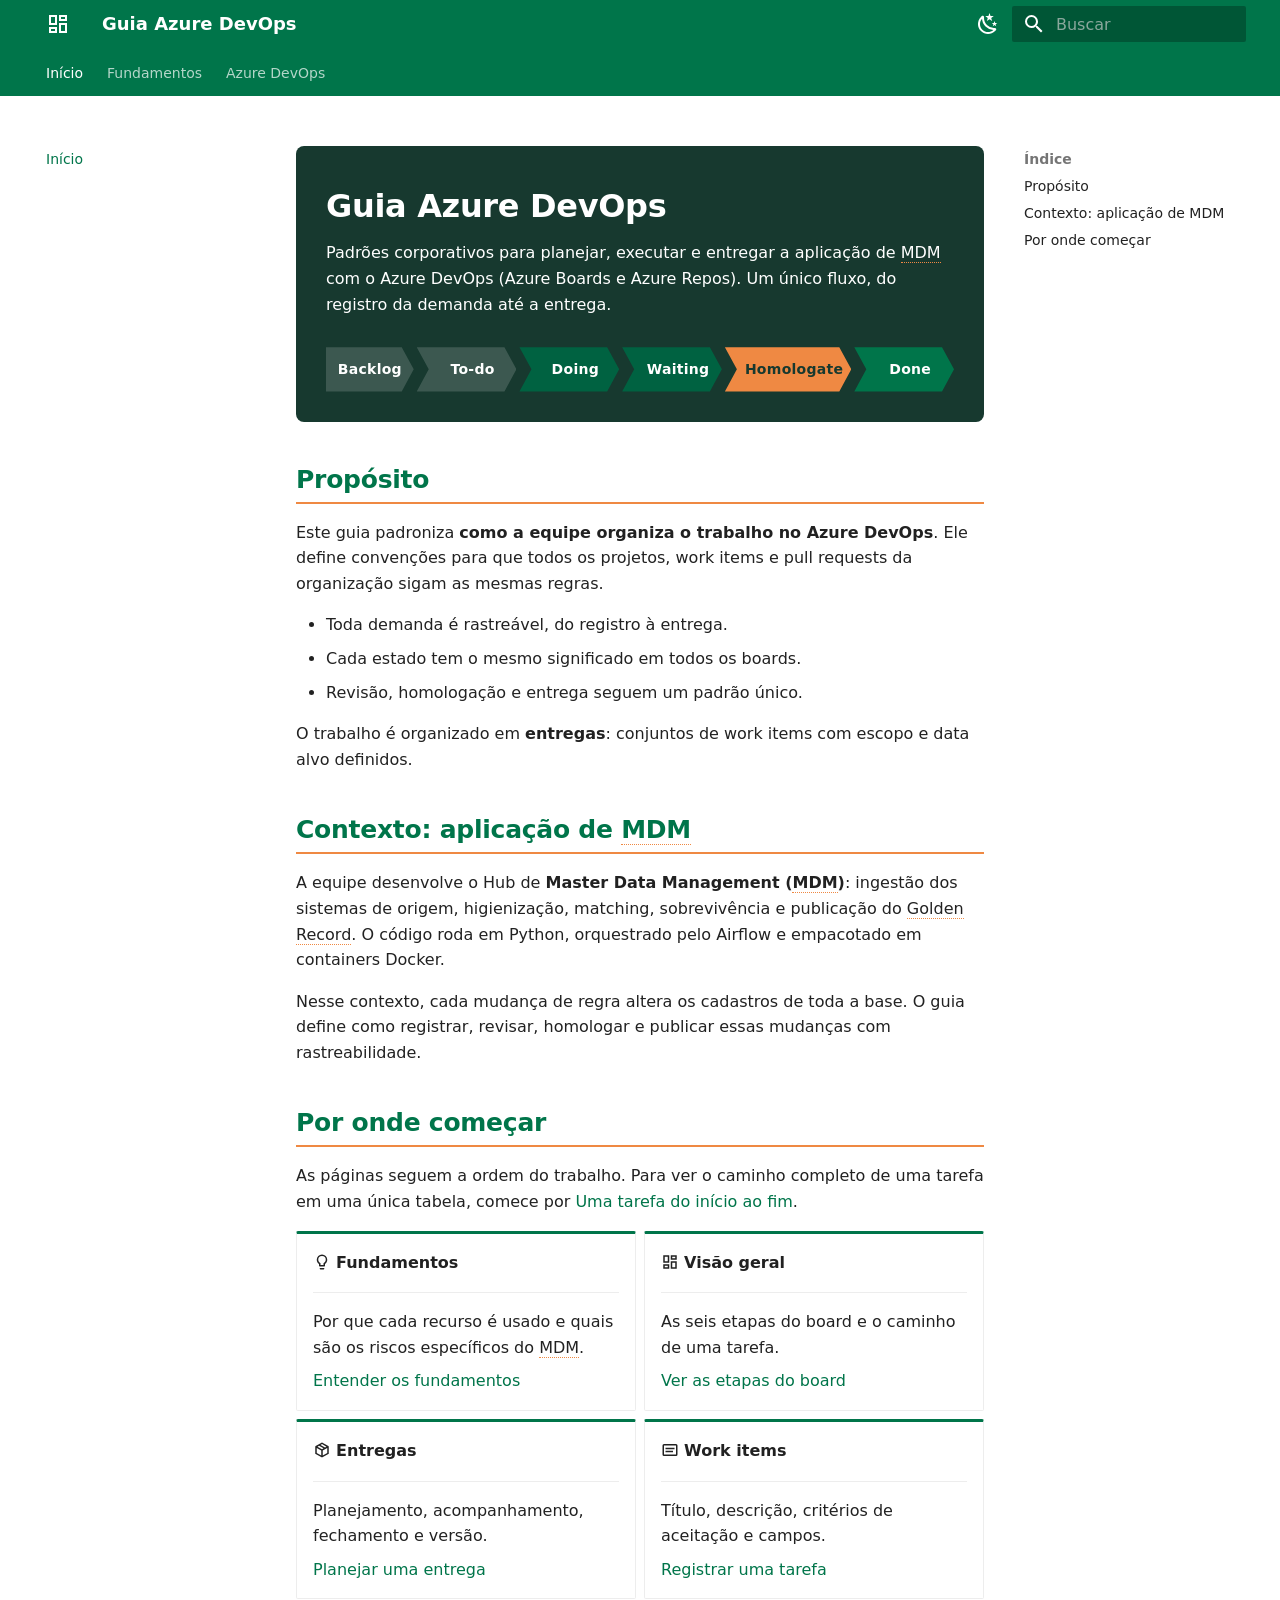
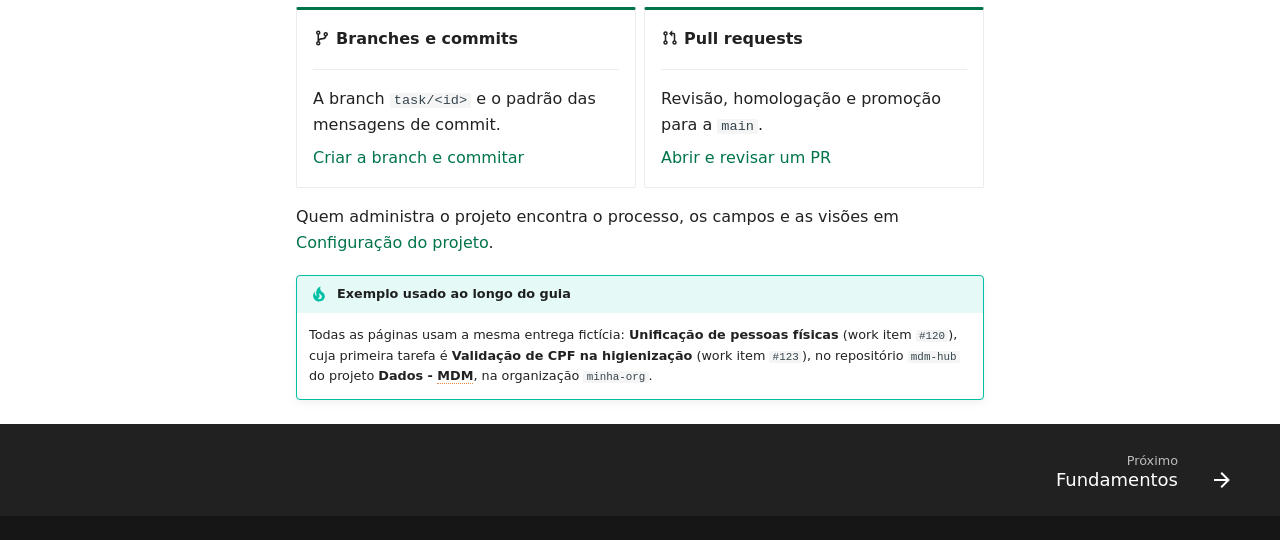
<file: index.html>
<!doctype html>
<html lang="pt" class="no-js">
  <head>
    
      <meta charset="utf-8">
      <meta name="viewport" content="width=device-width,initial-scale=1">
      
        <meta name="description" content="Padrões corporativos para planejar, executar e entregar a aplicação de MDM com Azure DevOps.">
      
      
      
      
      
        <link rel="next" href="fundamentos/">
      
      
        
      
      
      <link rel="icon" href="assets/favicon.svg">
      <meta name="generator" content="mkdocs-1.6.1, mkdocs-material-9.7.7">
    
    
      
        <title>Guia Azure DevOps</title>
      
    
    
      <link rel="stylesheet" href="assets/stylesheets/main.ec1eaa64.min.css">
      
        
        <link rel="stylesheet" href="assets/stylesheets/palette.ab4e12ef.min.css">
      
      


    
    
      
    
    
      
    
    
      <link rel="stylesheet" href="assets/stylesheets/brand.css">
    
    <script>__md_scope=new URL(".",location),__md_hash=e=>[...e].reduce(((e,_)=>(e<<5)-e+_.charCodeAt(0)),0),__md_get=(e,_=localStorage,t=__md_scope)=>JSON.parse(_.getItem(t.pathname+"."+e)),__md_set=(e,_,t=localStorage,a=__md_scope)=>{try{t.setItem(a.pathname+"."+e,JSON.stringify(_))}catch(e){}}</script>
    
      

    
    
  </head>
  
  
    
    
      
    
    
    
    
    <body dir="ltr" data-md-color-scheme="default" data-md-color-primary="custom" data-md-color-accent="custom">
  
    
    <input class="md-toggle" data-md-toggle="drawer" type="checkbox" id="__drawer" autocomplete="off">
    <input class="md-toggle" data-md-toggle="search" type="checkbox" id="__search" autocomplete="off">
    <label class="md-overlay" for="__drawer"></label>
    <div data-md-component="skip">
      
        
        <a href="#guia-azure-devops" class="md-skip">
          Ir para o conteúdo
        </a>
      
    </div>
    <div data-md-component="announce">
      
    </div>
    
    
      

<header class="md-header" data-md-component="header">
  <nav class="md-header__inner md-grid" aria-label="Cabeçalho">
    <a href="." title="Guia Azure DevOps" class="md-header__button md-logo" aria-label="Guia Azure DevOps" data-md-component="logo">
      
  
  <svg xmlns="http://www.w3.org/2000/svg" viewBox="0 0 24 24"><path d="M19 5v2h-4V5zM9 5v6H5V5zm10 8v6h-4v-6zM9 17v2H5v-2zM21 3h-8v6h8zM11 3H3v10h8zm10 8h-8v10h8zm-10 4H3v6h8z"/></svg>

    </a>
    <label class="md-header__button md-icon" for="__drawer">
      
      <svg xmlns="http://www.w3.org/2000/svg" viewBox="0 0 24 24"><path d="M3 6h18v2H3zm0 5h18v2H3zm0 5h18v2H3z"/></svg>
    </label>
    <div class="md-header__title" data-md-component="header-title">
      <div class="md-header__ellipsis">
        <div class="md-header__topic">
          <span class="md-ellipsis">
            Guia Azure DevOps
          </span>
        </div>
        <div class="md-header__topic" data-md-component="header-topic">
          <span class="md-ellipsis">
            
              Início
            
          </span>
        </div>
      </div>
    </div>
    
      
        <form class="md-header__option" data-md-component="palette">
  
    
    
    
    <input class="md-option" data-md-color-media="" data-md-color-scheme="default" data-md-color-primary="custom" data-md-color-accent="custom"  aria-label="Modo escuro"  type="radio" name="__palette" id="__palette_0">
    
      <label class="md-header__button md-icon" title="Modo escuro" for="__palette_1" hidden>
        <svg xmlns="http://www.w3.org/2000/svg" viewBox="0 0 24 24"><path d="m17.75 4.09-2.53 1.94.91 3.06-2.63-1.81-2.63 1.81.91-3.06-2.53-1.94L12.44 4l1.06-3 1.06 3zm3.5 6.91-1.64 1.25.59 1.98-1.7-1.17-1.7 1.17.59-1.98L15.75 11l2.06-.05L18.5 9l.69 1.95zm-2.28 4.95c.83-.08 1.72 1.1 1.19 1.85-.32.45-.66.87-1.08 1.27C15.17 23 8.84 23 4.94 19.07c-3.91-3.9-3.91-10.24 0-14.14.4-.4.82-.76 1.27-1.08.75-.53 1.93.36 1.85 1.19-.27 2.86.69 5.83 2.89 8.02a9.96 9.96 0 0 0 8.02 2.89m-1.64 2.02a12.08 12.08 0 0 1-7.8-3.47c-2.17-2.19-3.33-5-3.49-7.82-2.81 3.14-2.7 7.96.31 10.98 3.02 3.01 7.84 3.12 10.98.31"/></svg>
      </label>
    
  
    
    
    
    <input class="md-option" data-md-color-media="" data-md-color-scheme="slate" data-md-color-primary="custom" data-md-color-accent="custom"  aria-label="Modo claro"  type="radio" name="__palette" id="__palette_1">
    
      <label class="md-header__button md-icon" title="Modo claro" for="__palette_0" hidden>
        <svg xmlns="http://www.w3.org/2000/svg" viewBox="0 0 24 24"><path d="M12 7a5 5 0 0 1 5 5 5 5 0 0 1-5 5 5 5 0 0 1-5-5 5 5 0 0 1 5-5m0 2a3 3 0 0 0-3 3 3 3 0 0 0 3 3 3 3 0 0 0 3-3 3 3 0 0 0-3-3m0-7 2.39 3.42C13.65 5.15 12.84 5 12 5s-1.65.15-2.39.42zM3.34 7l4.16-.35A7.2 7.2 0 0 0 5.94 8.5c-.44.74-.69 1.5-.83 2.29zm.02 10 1.76-3.77a7.131 7.131 0 0 0 2.38 4.14zM20.65 7l-1.77 3.79a7.02 7.02 0 0 0-2.38-4.15zm-.01 10-4.14.36c.59-.51 1.12-1.14 1.54-1.86.42-.73.69-1.5.83-2.29zM12 22l-2.41-3.44c.74.27 1.55.44 2.41.44.82 0 1.63-.17 2.37-.44z"/></svg>
      </label>
    
  
</form>
      
    
    
      <script>var palette=__md_get("__palette");if(palette&&palette.color){if("(prefers-color-scheme)"===palette.color.media){var media=matchMedia("(prefers-color-scheme: light)"),input=document.querySelector(media.matches?"[data-md-color-media='(prefers-color-scheme: light)']":"[data-md-color-media='(prefers-color-scheme: dark)']");palette.color.media=input.getAttribute("data-md-color-media"),palette.color.scheme=input.getAttribute("data-md-color-scheme"),palette.color.primary=input.getAttribute("data-md-color-primary"),palette.color.accent=input.getAttribute("data-md-color-accent")}for(var[key,value]of Object.entries(palette.color))document.body.setAttribute("data-md-color-"+key,value)}</script>
    
    
    
      
      
        <label class="md-header__button md-icon" for="__search">
          
          <svg xmlns="http://www.w3.org/2000/svg" viewBox="0 0 24 24"><path d="M9.5 3A6.5 6.5 0 0 1 16 9.5c0 1.61-.59 3.09-1.56 4.23l.27.27h.79l5 5-1.5 1.5-5-5v-.79l-.27-.27A6.52 6.52 0 0 1 9.5 16 6.5 6.5 0 0 1 3 9.5 6.5 6.5 0 0 1 9.5 3m0 2C7 5 5 7 5 9.5S7 14 9.5 14 14 12 14 9.5 12 5 9.5 5"/></svg>
        </label>
        <div class="md-search" data-md-component="search" role="dialog">
  <label class="md-search__overlay" for="__search"></label>
  <div class="md-search__inner" role="search">
    <form class="md-search__form" name="search">
      <input type="text" class="md-search__input" name="query" aria-label="Buscar" placeholder="Buscar" autocapitalize="off" autocorrect="off" autocomplete="off" spellcheck="false" data-md-component="search-query" required>
      <label class="md-search__icon md-icon" for="__search">
        
        <svg xmlns="http://www.w3.org/2000/svg" viewBox="0 0 24 24"><path d="M9.5 3A6.5 6.5 0 0 1 16 9.5c0 1.61-.59 3.09-1.56 4.23l.27.27h.79l5 5-1.5 1.5-5-5v-.79l-.27-.27A6.52 6.52 0 0 1 9.5 16 6.5 6.5 0 0 1 3 9.5 6.5 6.5 0 0 1 9.5 3m0 2C7 5 5 7 5 9.5S7 14 9.5 14 14 12 14 9.5 12 5 9.5 5"/></svg>
        
        <svg xmlns="http://www.w3.org/2000/svg" viewBox="0 0 24 24"><path d="M20 11v2H8l5.5 5.5-1.42 1.42L4.16 12l7.92-7.92L13.5 5.5 8 11z"/></svg>
      </label>
      <nav class="md-search__options" aria-label="Pesquisar">
        
          <a href="javascript:void(0)" class="md-search__icon md-icon" title="Compartilhar" aria-label="Compartilhar" data-clipboard data-clipboard-text="" data-md-component="search-share" tabindex="-1">
            
            <svg xmlns="http://www.w3.org/2000/svg" viewBox="0 0 24 24"><path d="M18 16.08c-.76 0-1.44.3-1.96.77L8.91 12.7c.05-.23.09-.46.09-.7s-.04-.47-.09-.7l7.05-4.11c.54.5 1.25.81 2.04.81a3 3 0 0 0 3-3 3 3 0 0 0-3-3 3 3 0 0 0-3 3c0 .24.04.47.09.7L8.04 9.81C7.5 9.31 6.79 9 6 9a3 3 0 0 0-3 3 3 3 0 0 0 3 3c.79 0 1.5-.31 2.04-.81l7.12 4.15c-.05.21-.08.43-.08.66 0 1.61 1.31 2.91 2.92 2.91s2.92-1.3 2.92-2.91A2.92 2.92 0 0 0 18 16.08"/></svg>
          </a>
        
        <button type="reset" class="md-search__icon md-icon" title="Limpar" aria-label="Limpar" tabindex="-1">
          
          <svg xmlns="http://www.w3.org/2000/svg" viewBox="0 0 24 24"><path d="M19 6.41 17.59 5 12 10.59 6.41 5 5 6.41 10.59 12 5 17.59 6.41 19 12 13.41 17.59 19 19 17.59 13.41 12z"/></svg>
        </button>
      </nav>
      
        <div class="md-search__suggest" data-md-component="search-suggest"></div>
      
    </form>
    <div class="md-search__output">
      <div class="md-search__scrollwrap" tabindex="0" data-md-scrollfix>
        <div class="md-search-result" data-md-component="search-result">
          <div class="md-search-result__meta">
            Inicializando a pesquisa
          </div>
          <ol class="md-search-result__list" role="presentation"></ol>
        </div>
      </div>
    </div>
  </div>
</div>
      
    
    
  </nav>
  
</header>
    
    <div class="md-container" data-md-component="container">
      
      
        
          
            
<nav class="md-tabs" aria-label="Abas" data-md-component="tabs">
  <div class="md-grid">
    <ul class="md-tabs__list">
      
        
  
  
  
    
  
  
    <li class="md-tabs__item md-tabs__item--active">
      <a href="." class="md-tabs__link">
        
  
  
    
  
  Início

      </a>
    </li>
  

      
        
  
  
  
  
    <li class="md-tabs__item">
      <a href="fundamentos/" class="md-tabs__link">
        
  
  
    
  
  Fundamentos

      </a>
    </li>
  

      
        
  
  
  
  
    
    
      <li class="md-tabs__item">
        <a href="azure-devops/" class="md-tabs__link">
          
  
  
    
  
  Azure DevOps

        </a>
      </li>
    
  

      
    </ul>
  </div>
</nav>
          
        
      
      <main class="md-main" data-md-component="main">
        <div class="md-main__inner md-grid">
          
            
              
              <div class="md-sidebar md-sidebar--primary" data-md-component="sidebar" data-md-type="navigation" >
                <div class="md-sidebar__scrollwrap">
                  <div class="md-sidebar__inner">
                    


  


<nav class="md-nav md-nav--primary md-nav--lifted" aria-label="Navegação" data-md-level="0">
  <label class="md-nav__title" for="__drawer">
    <a href="." title="Guia Azure DevOps" class="md-nav__button md-logo" aria-label="Guia Azure DevOps" data-md-component="logo">
      
  
  <svg xmlns="http://www.w3.org/2000/svg" viewBox="0 0 24 24"><path d="M19 5v2h-4V5zM9 5v6H5V5zm10 8v6h-4v-6zM9 17v2H5v-2zM21 3h-8v6h8zM11 3H3v10h8zm10 8h-8v10h8zm-10 4H3v6h8z"/></svg>

    </a>
    Guia Azure DevOps
  </label>
  
  <ul class="md-nav__list" data-md-scrollfix>
    
      
      
  
  
    
  
  
  
    <li class="md-nav__item md-nav__item--active">
      
      <input class="md-nav__toggle md-toggle" type="checkbox" id="__toc">
      
      
        
      
      
        <label class="md-nav__link md-nav__link--active" for="__toc">
          
  
  
  <span class="md-ellipsis">
    
  
    Início
  

    
  </span>
  
  

          <span class="md-nav__icon md-icon"></span>
        </label>
      
      <a href="." class="md-nav__link md-nav__link--active">
        
  
  
  <span class="md-ellipsis">
    
  
    Início
  

    
  </span>
  
  

      </a>
      
        

<nav class="md-nav md-nav--secondary" aria-label="Índice">
  
  
  
    
  
  
    <label class="md-nav__title" for="__toc">
      <span class="md-nav__icon md-icon"></span>
      Índice
    </label>
    <ul class="md-nav__list" data-md-component="toc" data-md-scrollfix>
      
        <li class="md-nav__item">
  <a href="#proposito" class="md-nav__link">
    <span class="md-ellipsis">
      
        Propósito
      
    </span>
  </a>
  
</li>
      
        <li class="md-nav__item">
  <a href="#contexto-aplicacao-de-mdm" class="md-nav__link">
    <span class="md-ellipsis">
      
        Contexto: aplicação de MDM
      
    </span>
  </a>
  
</li>
      
        <li class="md-nav__item">
  <a href="#por-onde-comecar" class="md-nav__link">
    <span class="md-ellipsis">
      
        Por onde começar
      
    </span>
  </a>
  
</li>
      
    </ul>
  
</nav>
      
    </li>
  

    
      
      
  
  
  
  
    <li class="md-nav__item">
      <a href="fundamentos/" class="md-nav__link">
        
  
  
  <span class="md-ellipsis">
    
  
    Fundamentos
  

    
  </span>
  
  

      </a>
    </li>
  

    
      
      
  
  
  
  
    
    
      
        
          
        
      
        
      
        
      
        
      
        
      
        
      
    
    
    
      
      
        
      
    
    
    <li class="md-nav__item md-nav__item--nested">
      
        
        
        <input class="md-nav__toggle md-toggle " type="checkbox" id="__nav_3" >
        
          
          <div class="md-nav__link md-nav__container">
            <a href="azure-devops/" class="md-nav__link ">
              
  
  
  <span class="md-ellipsis">
    
  
    Azure DevOps
  

    
  </span>
  
  

            </a>
            
              
              <label class="md-nav__link " for="__nav_3" id="__nav_3_label" tabindex="0">
                <span class="md-nav__icon md-icon"></span>
              </label>
            
          </div>
        
        <nav class="md-nav" data-md-level="1" aria-labelledby="__nav_3_label" aria-expanded="false">
          <label class="md-nav__title" for="__nav_3">
            <span class="md-nav__icon md-icon"></span>
            
  
    Azure DevOps
  

          </label>
          <ul class="md-nav__list" data-md-scrollfix>
            
              
            
              
                
  
  
  
  
    <li class="md-nav__item">
      <a href="azure-devops/configuracao/" class="md-nav__link">
        
  
  
  <span class="md-ellipsis">
    
  
    Configuração do projeto
  

    
  </span>
  
  

      </a>
    </li>
  

              
            
              
                
  
  
  
  
    <li class="md-nav__item">
      <a href="azure-devops/entregas/" class="md-nav__link">
        
  
  
  <span class="md-ellipsis">
    
  
    Entregas
  

    
  </span>
  
  

      </a>
    </li>
  

              
            
              
                
  
  
  
  
    <li class="md-nav__item">
      <a href="azure-devops/work-items/" class="md-nav__link">
        
  
  
  <span class="md-ellipsis">
    
  
    Work items
  

    
  </span>
  
  

      </a>
    </li>
  

              
            
              
                
  
  
  
  
    <li class="md-nav__item">
      <a href="azure-devops/branches-e-commits/" class="md-nav__link">
        
  
  
  <span class="md-ellipsis">
    
  
    Branches e commits
  

    
  </span>
  
  

      </a>
    </li>
  

              
            
              
                
  
  
  
  
    <li class="md-nav__item">
      <a href="azure-devops/pull-requests/" class="md-nav__link">
        
  
  
  <span class="md-ellipsis">
    
  
    Pull requests
  

    
  </span>
  
  

      </a>
    </li>
  

              
            
          </ul>
        </nav>
      
    </li>
  

    
  </ul>
</nav>
                  </div>
                </div>
              </div>
            
            
              
              <div class="md-sidebar md-sidebar--secondary" data-md-component="sidebar" data-md-type="toc" >
                <div class="md-sidebar__scrollwrap">
                  <div class="md-sidebar__inner">
                    

<nav class="md-nav md-nav--secondary" aria-label="Índice">
  
  
  
    
  
  
    <label class="md-nav__title" for="__toc">
      <span class="md-nav__icon md-icon"></span>
      Índice
    </label>
    <ul class="md-nav__list" data-md-component="toc" data-md-scrollfix>
      
        <li class="md-nav__item">
  <a href="#proposito" class="md-nav__link">
    <span class="md-ellipsis">
      
        Propósito
      
    </span>
  </a>
  
</li>
      
        <li class="md-nav__item">
  <a href="#contexto-aplicacao-de-mdm" class="md-nav__link">
    <span class="md-ellipsis">
      
        Contexto: aplicação de MDM
      
    </span>
  </a>
  
</li>
      
        <li class="md-nav__item">
  <a href="#por-onde-comecar" class="md-nav__link">
    <span class="md-ellipsis">
      
        Por onde começar
      
    </span>
  </a>
  
</li>
      
    </ul>
  
</nav>
                  </div>
                </div>
              </div>
            
          
          
            <div class="md-content" data-md-component="content">
              
              <article class="md-content__inner md-typeset">
                
                  



<div class="hero">
<h1 id="guia-azure-devops">Guia Azure DevOps<a class="headerlink" href="#guia-azure-devops" title="Permanent link">&para;</a></h1>
<p>Padrões corporativos para planejar, executar e entregar a aplicação de <abbr title="Master Data Management: gestão dos dados mestres (cadastros únicos e confiáveis)">MDM</abbr> com o Azure DevOps (Azure Boards e Azure Repos). Um único fluxo, do registro da demanda até a entrega.</p>
<ol aria-label="Etapas do board" class="trilho">
<li>Backlog</li>
<li>To-do</li>
<li>Doing</li>
<li>Waiting</li>
<li class="trilho__controle">Homologate</li>
<li>Done</li>
</ol>
</div>
<h2 id="proposito">Propósito<a class="headerlink" href="#proposito" title="Permanent link">&para;</a></h2>
<p>Este guia padroniza <strong>como a equipe organiza o trabalho no Azure DevOps</strong>. Ele define convenções para que todos os projetos, work items e pull requests da organização sigam as mesmas regras.</p>
<ul>
<li>Toda demanda é rastreável, do registro à entrega.</li>
<li>Cada estado tem o mesmo significado em todos os boards.</li>
<li>Revisão, homologação e entrega seguem um padrão único.</li>
</ul>
<p>O trabalho é organizado em <strong>entregas</strong>: conjuntos de work items com escopo e data alvo definidos.</p>
<h2 id="contexto-aplicacao-de-mdm">Contexto: aplicação de <abbr title="Master Data Management: gestão dos dados mestres (cadastros únicos e confiáveis)">MDM</abbr><a class="headerlink" href="#contexto-aplicacao-de-mdm" title="Permanent link">&para;</a></h2>
<p>A equipe desenvolve o Hub de <strong>Master Data Management (<abbr title="Master Data Management: gestão dos dados mestres (cadastros únicos e confiáveis)">MDM</abbr>)</strong>: ingestão dos sistemas de origem, higienização, matching, sobrevivência e publicação do <abbr title="Registro único e consolidado de uma entidade, resultado do matching e da sobrevivência">Golden Record</abbr>. O código roda em Python, orquestrado pelo Airflow e empacotado em containers Docker.</p>
<p>Nesse contexto, cada mudança de regra altera os cadastros de toda a base. O guia define como registrar, revisar, homologar e publicar essas mudanças com rastreabilidade.</p>
<h2 id="por-onde-comecar">Por onde começar<a class="headerlink" href="#por-onde-comecar" title="Permanent link">&para;</a></h2>
<p>As páginas seguem a ordem do trabalho. Para ver o caminho completo de uma tarefa em uma única tabela, comece por <a href="azure-devops/#uma-tarefa-do-inicio-ao-fim">Uma tarefa do início ao fim</a>.</p>
<div class="grid cards">
<ul>
<li>
<p><span class="twemoji"><svg xmlns="http://www.w3.org/2000/svg" viewBox="0 0 24 24"><path d="M12 2a7 7 0 0 1 7 7c0 2.38-1.19 4.47-3 5.74V17a1 1 0 0 1-1 1H9a1 1 0 0 1-1-1v-2.26C6.19 13.47 5 11.38 5 9a7 7 0 0 1 7-7M9 21v-1h6v1a1 1 0 0 1-1 1h-4a1 1 0 0 1-1-1m3-17a5 5 0 0 0-5 5c0 2.05 1.23 3.81 3 4.58V16h4v-2.42c1.77-.77 3-2.53 3-4.58a5 5 0 0 0-5-5"/></svg></span> <strong>Fundamentos</strong></p>
<hr />
<p>Por que cada recurso é usado e quais são os riscos específicos do <abbr title="Master Data Management: gestão dos dados mestres (cadastros únicos e confiáveis)">MDM</abbr>.</p>
<p><a href="fundamentos/">Entender os fundamentos</a></p>
</li>
<li>
<p><span class="twemoji"><svg xmlns="http://www.w3.org/2000/svg" viewBox="0 0 24 24"><path d="M19 5v2h-4V5zM9 5v6H5V5zm10 8v6h-4v-6zM9 17v2H5v-2zM21 3h-8v6h8zM11 3H3v10h8zm10 8h-8v10h8zm-10 4H3v6h8z"/></svg></span> <strong>Visão geral</strong></p>
<hr />
<p>As seis etapas do board e o caminho de uma tarefa.</p>
<p><a href="azure-devops/">Ver as etapas do board</a></p>
</li>
<li>
<p><span class="twemoji"><svg xmlns="http://www.w3.org/2000/svg" viewBox="0 0 24 24"><path d="M21 16.5c0 .38-.21.71-.53.88l-7.9 4.44c-.16.12-.36.18-.57.18s-.41-.06-.57-.18l-7.9-4.44A.99.99 0 0 1 3 16.5v-9c0-.38.21-.71.53-.88l7.9-4.44c.16-.12.36-.18.57-.18s.41.06.57.18l7.9 4.44c.32.17.53.5.53.88zM12 4.15l-1.89 1.07L16 8.61l1.96-1.11zM6.04 7.5 12 10.85l1.96-1.1-5.88-3.4zM5 15.91l6 3.38v-6.71L5 9.21zm14 0v-6.7l-6 3.37v6.71z"/></svg></span> <strong>Entregas</strong></p>
<hr />
<p>Planejamento, acompanhamento, fechamento e versão.</p>
<p><a href="azure-devops/entregas/">Planejar uma entrega</a></p>
</li>
<li>
<p><span class="twemoji"><svg xmlns="http://www.w3.org/2000/svg" viewBox="0 0 24 24"><path d="M20 20H4a2 2 0 0 1-2-2V6a2 2 0 0 1 2-2h16a2 2 0 0 1 2 2v12a2 2 0 0 1-2 2M4 6v12h16V6zm2 3h12v2H6zm0 4h10v2H6z"/></svg></span> <strong>Work items</strong></p>
<hr />
<p>Título, descrição, critérios de aceitação e campos.</p>
<p><a href="azure-devops/work-items/">Registrar uma tarefa</a></p>
</li>
<li>
<p><span class="twemoji"><svg xmlns="http://www.w3.org/2000/svg" viewBox="0 0 24 24"><path d="M13 14c-3.36 0-4.46 1.35-4.82 2.24C9.25 16.7 10 17.76 10 19a3 3 0 0 1-3 3 3 3 0 0 1-3-3c0-1.31.83-2.42 2-2.83V7.83A2.99 2.99 0 0 1 4 5a3 3 0 0 1 3-3 3 3 0 0 1 3 3c0 1.31-.83 2.42-2 2.83v5.29c.88-.65 2.16-1.12 4-1.12 2.67 0 3.56-1.34 3.85-2.23A3.01 3.01 0 0 1 14 7a3 3 0 0 1 3-3 3 3 0 0 1 3 3c0 1.34-.88 2.5-2.09 2.86C17.65 11.29 16.68 14 13 14m-6 4a1 1 0 0 0-1 1 1 1 0 0 0 1 1 1 1 0 0 0 1-1 1 1 0 0 0-1-1M7 4a1 1 0 0 0-1 1 1 1 0 0 0 1 1 1 1 0 0 0 1-1 1 1 0 0 0-1-1m10 2a1 1 0 0 0-1 1 1 1 0 0 0 1 1 1 1 0 0 0 1-1 1 1 0 0 0-1-1"/></svg></span> <strong>Branches e commits</strong></p>
<hr />
<p>A branch <code>task/&lt;id&gt;</code> e o padrão das mensagens de commit.</p>
<p><a href="azure-devops/branches-e-commits/">Criar a branch e commitar</a></p>
</li>
<li>
<p><span class="twemoji"><svg xmlns="http://www.w3.org/2000/svg" viewBox="0 0 24 24"><path d="M6 3a3 3 0 0 1 3 3c0 1.31-.83 2.42-2 2.83v6.34c1.17.41 2 1.52 2 2.83a3 3 0 0 1-3 3 3 3 0 0 1-3-3c0-1.31.83-2.42 2-2.83V8.83A2.99 2.99 0 0 1 3 6a3 3 0 0 1 3-3m0 2a1 1 0 0 0-1 1 1 1 0 0 0 1 1 1 1 0 0 0 1-1 1 1 0 0 0-1-1m0 12a1 1 0 0 0-1 1 1 1 0 0 0 1 1 1 1 0 0 0 1-1 1 1 0 0 0-1-1m15 1a3 3 0 0 1-3 3 3 3 0 0 1-3-3c0-1.31.83-2.42 2-2.83V7h-2v3.25L10.75 6 15 1.75V5h2a2 2 0 0 1 2 2v8.17c1.17.41 2 1.52 2 2.83m-3-1a1 1 0 0 0-1 1 1 1 0 0 0 1 1 1 1 0 0 0 1-1 1 1 0 0 0-1-1"/></svg></span> <strong>Pull requests</strong></p>
<hr />
<p>Revisão, homologação e promoção para a <code>main</code>.</p>
<p><a href="azure-devops/pull-requests/">Abrir e revisar um PR</a></p>
</li>
</ul>
</div>
<p>Quem administra o projeto encontra o processo, os campos e as visões em <a href="azure-devops/configuracao/">Configuração do projeto</a>.</p>
<div class="admonition tip">
<p class="admonition-title">Exemplo usado ao longo do guia</p>
<p>Todas as páginas usam a mesma entrega fictícia: <strong>Unificação de pessoas físicas</strong> (work item <code>#120</code>), cuja primeira tarefa é <strong>Validação de CPF na higienização</strong> (work item <code>#123</code>), no repositório <code>mdm-hub</code> do projeto <strong>Dados - <abbr title="Master Data Management: gestão dos dados mestres (cadastros únicos e confiáveis)">MDM</abbr></strong>, na organização <code>minha-org</code>.</p>
</div>












                
              </article>
            </div>
          
          
  <script>var tabs=__md_get("__tabs");if(Array.isArray(tabs))e:for(var set of document.querySelectorAll(".tabbed-set")){var labels=set.querySelector(".tabbed-labels");for(var tab of tabs)for(var label of labels.getElementsByTagName("label"))if(label.innerText.trim()===tab){var input=document.getElementById(label.htmlFor);input.checked=!0;continue e}}</script>

<script>var target=document.getElementById(location.hash.slice(1));target&&target.name&&(target.checked=target.name.startsWith("__tabbed_"))</script>
        </div>
        
          <button type="button" class="md-top md-icon" data-md-component="top" hidden>
  
  <svg xmlns="http://www.w3.org/2000/svg" viewBox="0 0 24 24"><path d="M13 20h-2V8l-5.5 5.5-1.42-1.42L12 4.16l7.92 7.92-1.42 1.42L13 8z"/></svg>
  Voltar ao topo
</button>
        
      </main>
      
        <footer class="md-footer">
  
    
      
      <nav class="md-footer__inner md-grid" aria-label="Rodapé" >
        
        
          
          <a href="fundamentos/" class="md-footer__link md-footer__link--next" aria-label="Próximo: Fundamentos">
            <div class="md-footer__title">
              <span class="md-footer__direction">
                Próximo
              </span>
              <div class="md-ellipsis">
                Fundamentos
              </div>
            </div>
            <div class="md-footer__button md-icon">
              
              <svg xmlns="http://www.w3.org/2000/svg" viewBox="0 0 24 24"><path d="M4 11v2h12l-5.5 5.5 1.42 1.42L19.84 12l-7.92-7.92L10.5 5.5 16 11z"/></svg>
            </div>
          </a>
        
      </nav>
    
  
  <div class="md-footer-meta md-typeset">
    <div class="md-footer-meta__inner md-grid">
      <div class="md-copyright">
  
  
</div>
      
    </div>
  </div>
</footer>
      
    </div>
    <div class="md-dialog" data-md-component="dialog">
      <div class="md-dialog__inner md-typeset"></div>
    </div>
    
      <div class="md-progress" data-md-component="progress" role="progressbar"></div>
    
    
    
      
      
      <script id="__config" type="application/json">{"annotate": null, "base": ".", "features": ["navigation.instant", "navigation.instant.progress", "navigation.tracking", "navigation.tabs", "navigation.sections", "navigation.top", "navigation.footer", "navigation.indexes", "toc.follow", "search.suggest", "search.highlight", "search.share", "content.code.copy", "content.code.annotate", "content.tabs.link", "content.tooltips"], "search": "assets/javascripts/workers/search.2c215733.min.js", "tags": null, "translations": {"clipboard.copied": "Copiado para \u00e1rea de transfer\u00eancia", "clipboard.copy": "Copiar para \u00e1rea de transfer\u00eancia", "search.result.more.one": "Mais 1 nesta p\u00e1gina", "search.result.more.other": "Mais # nesta p\u00e1gina", "search.result.none": "Nenhum resultado encontrado", "search.result.one": "1 resultado encontrado", "search.result.other": "# resultados encontrados", "search.result.placeholder": "Digite para iniciar a busca", "search.result.term.missing": "Ausente", "select.version": "Selecione a vers\u00e3o"}, "version": null}</script>
    
    
      <script src="assets/javascripts/bundle.d7400e89.min.js"></script>
      
    
  </body>
</html>
</file>
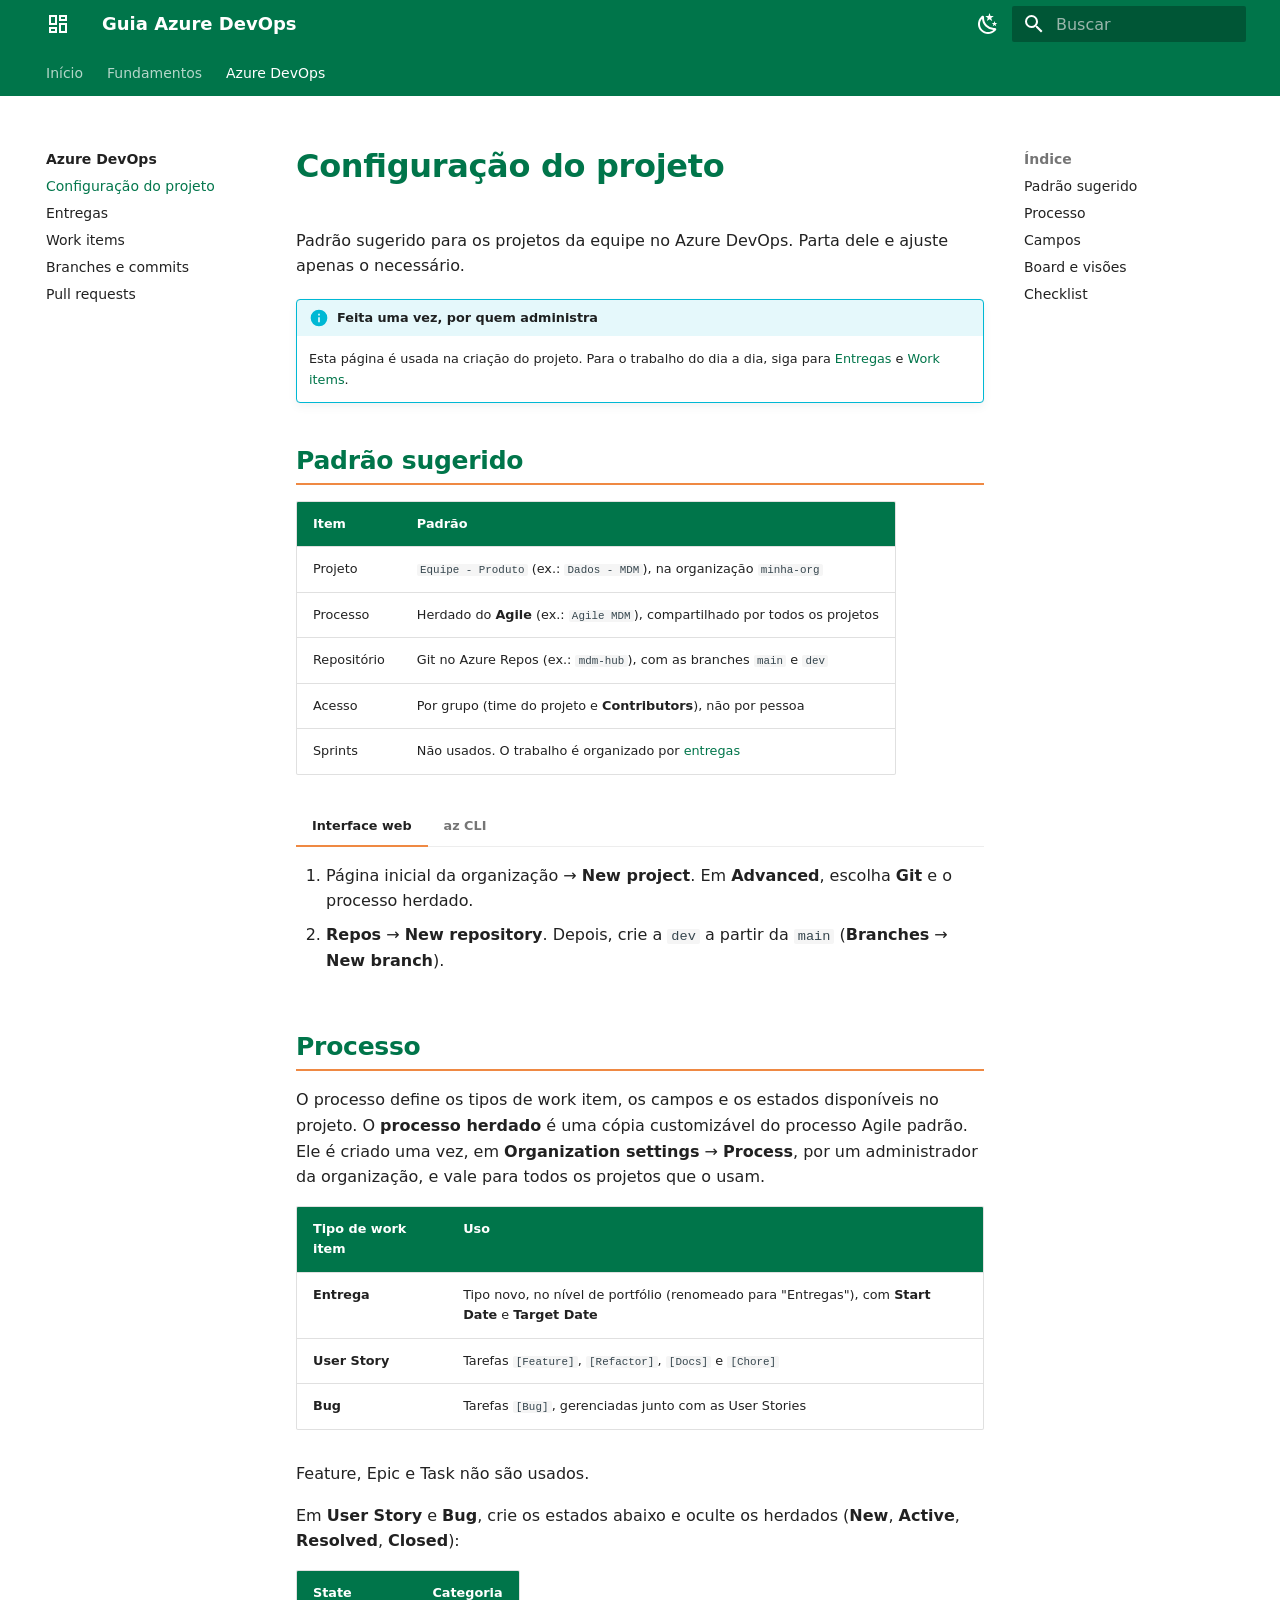
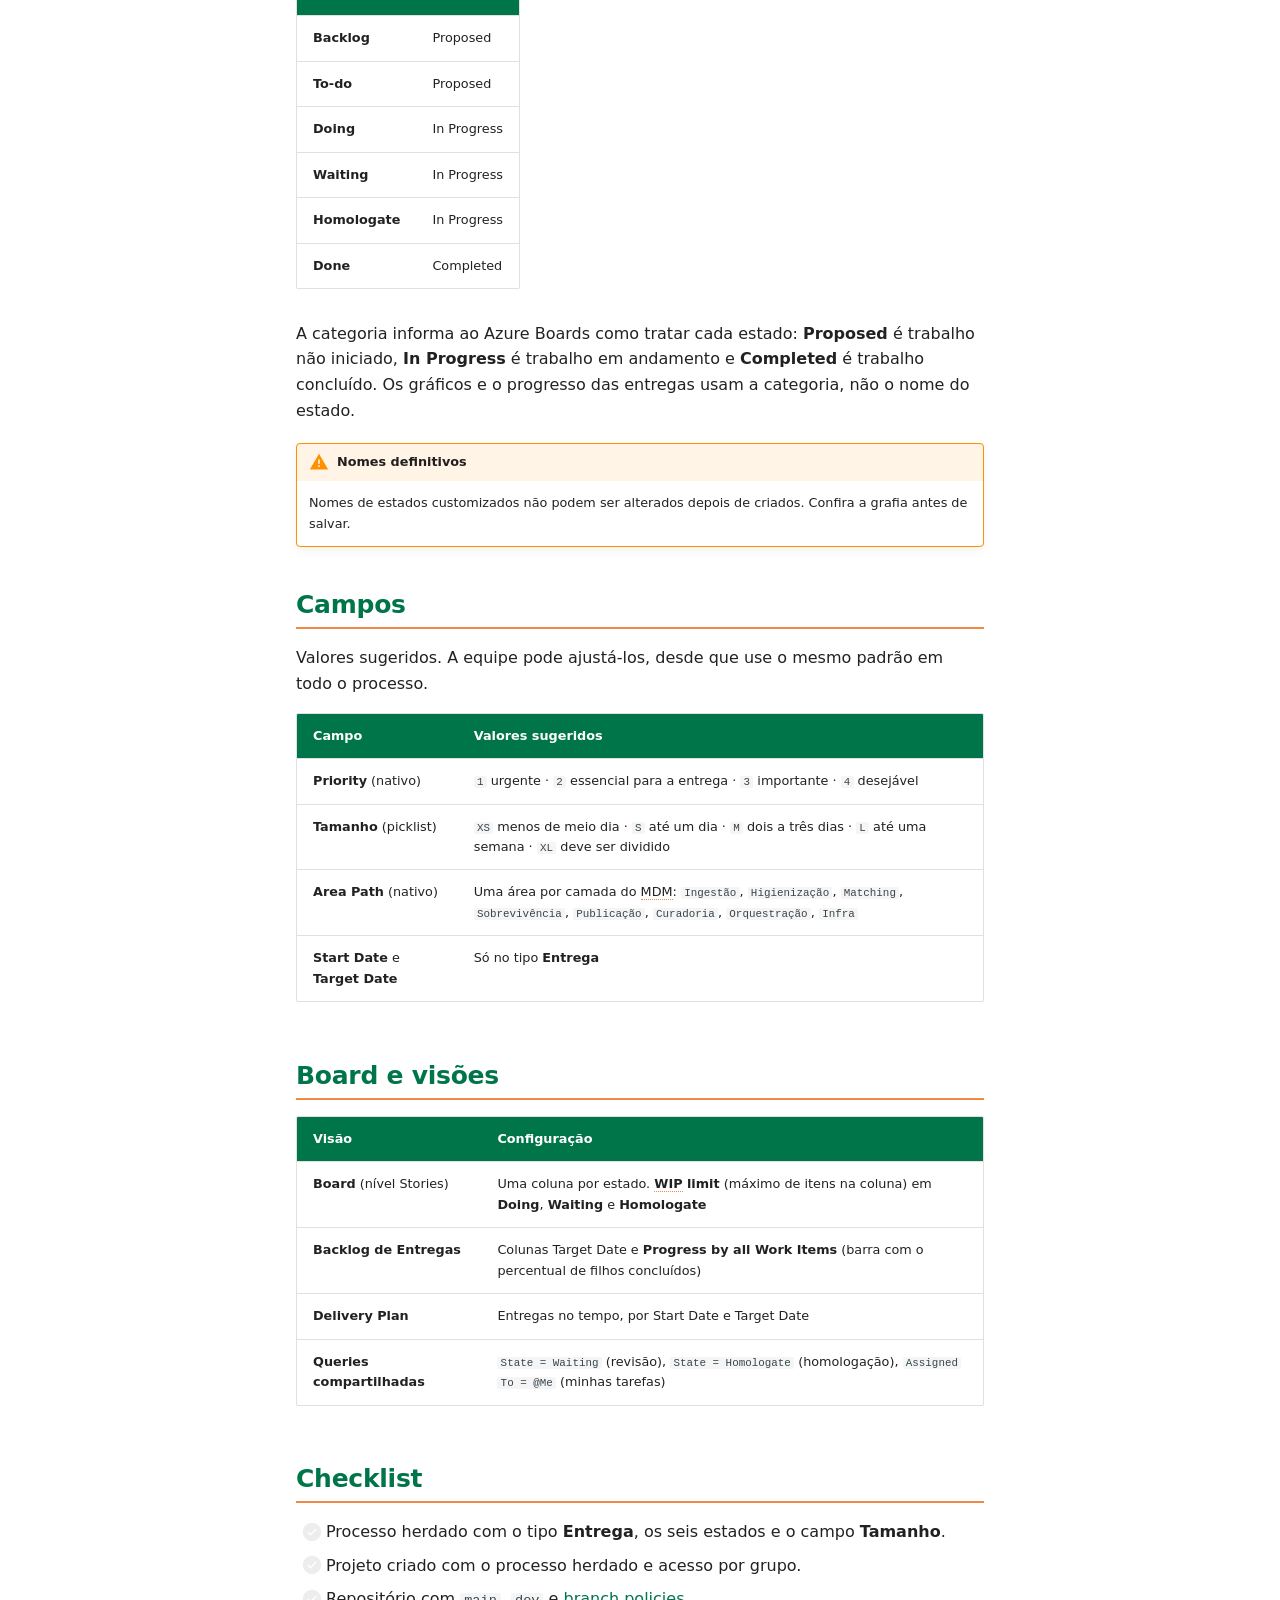
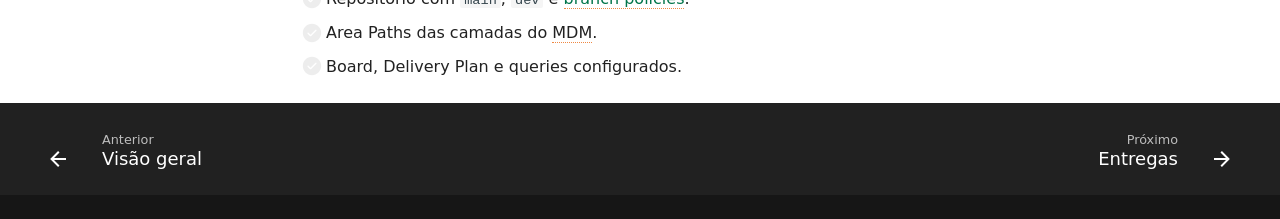
<file: azure-devops/configuracao/index.html>
<!doctype html>
<html lang="pt" class="no-js">
  <head>
    
      <meta charset="utf-8">
      <meta name="viewport" content="width=device-width,initial-scale=1">
      
        <meta name="description" content="Padrões corporativos para planejar, executar e entregar a aplicação de MDM com Azure DevOps.">
      
      
      
      
        <link rel="prev" href="../">
      
      
        <link rel="next" href="../entregas/">
      
      
        
      
      
      <link rel="icon" href="../../assets/favicon.svg">
      <meta name="generator" content="mkdocs-1.6.1, mkdocs-material-9.7.7">
    
    
      
        <title>Configuração do projeto - Guia Azure DevOps</title>
      
    
    
      <link rel="stylesheet" href="../../assets/stylesheets/main.ec1eaa64.min.css">
      
        
        <link rel="stylesheet" href="../../assets/stylesheets/palette.ab4e12ef.min.css">
      
      


    
    
      
    
    
      
    
    
      <link rel="stylesheet" href="../../assets/stylesheets/brand.css">
    
    <script>__md_scope=new URL("../..",location),__md_hash=e=>[...e].reduce(((e,_)=>(e<<5)-e+_.charCodeAt(0)),0),__md_get=(e,_=localStorage,t=__md_scope)=>JSON.parse(_.getItem(t.pathname+"."+e)),__md_set=(e,_,t=localStorage,a=__md_scope)=>{try{t.setItem(a.pathname+"."+e,JSON.stringify(_))}catch(e){}}</script>
    
      

    
    
  </head>
  
  
    
    
      
    
    
    
    
    <body dir="ltr" data-md-color-scheme="default" data-md-color-primary="custom" data-md-color-accent="custom">
  
    
    <input class="md-toggle" data-md-toggle="drawer" type="checkbox" id="__drawer" autocomplete="off">
    <input class="md-toggle" data-md-toggle="search" type="checkbox" id="__search" autocomplete="off">
    <label class="md-overlay" for="__drawer"></label>
    <div data-md-component="skip">
      
        
        <a href="#configuracao-do-projeto" class="md-skip">
          Ir para o conteúdo
        </a>
      
    </div>
    <div data-md-component="announce">
      
    </div>
    
    
      

<header class="md-header" data-md-component="header">
  <nav class="md-header__inner md-grid" aria-label="Cabeçalho">
    <a href="../.." title="Guia Azure DevOps" class="md-header__button md-logo" aria-label="Guia Azure DevOps" data-md-component="logo">
      
  
  <svg xmlns="http://www.w3.org/2000/svg" viewBox="0 0 24 24"><path d="M19 5v2h-4V5zM9 5v6H5V5zm10 8v6h-4v-6zM9 17v2H5v-2zM21 3h-8v6h8zM11 3H3v10h8zm10 8h-8v10h8zm-10 4H3v6h8z"/></svg>

    </a>
    <label class="md-header__button md-icon" for="__drawer">
      
      <svg xmlns="http://www.w3.org/2000/svg" viewBox="0 0 24 24"><path d="M3 6h18v2H3zm0 5h18v2H3zm0 5h18v2H3z"/></svg>
    </label>
    <div class="md-header__title" data-md-component="header-title">
      <div class="md-header__ellipsis">
        <div class="md-header__topic">
          <span class="md-ellipsis">
            Guia Azure DevOps
          </span>
        </div>
        <div class="md-header__topic" data-md-component="header-topic">
          <span class="md-ellipsis">
            
              Configuração do projeto
            
          </span>
        </div>
      </div>
    </div>
    
      
        <form class="md-header__option" data-md-component="palette">
  
    
    
    
    <input class="md-option" data-md-color-media="" data-md-color-scheme="default" data-md-color-primary="custom" data-md-color-accent="custom"  aria-label="Modo escuro"  type="radio" name="__palette" id="__palette_0">
    
      <label class="md-header__button md-icon" title="Modo escuro" for="__palette_1" hidden>
        <svg xmlns="http://www.w3.org/2000/svg" viewBox="0 0 24 24"><path d="m17.75 4.09-2.53 1.94.91 3.06-2.63-1.81-2.63 1.81.91-3.06-2.53-1.94L12.44 4l1.06-3 1.06 3zm3.5 6.91-1.64 1.25.59 1.98-1.7-1.17-1.7 1.17.59-1.98L15.75 11l2.06-.05L18.5 9l.69 1.95zm-2.28 4.95c.83-.08 1.72 1.1 1.19 1.85-.32.45-.66.87-1.08 1.27C15.17 23 8.84 23 4.94 19.07c-3.91-3.9-3.91-10.24 0-14.14.4-.4.82-.76 1.27-1.08.75-.53 1.93.36 1.85 1.19-.27 2.86.69 5.83 2.89 8.02a9.96 9.96 0 0 0 8.02 2.89m-1.64 2.02a12.08 12.08 0 0 1-7.8-3.47c-2.17-2.19-3.33-5-3.49-7.82-2.81 3.14-2.7 7.96.31 10.98 3.02 3.01 7.84 3.12 10.98.31"/></svg>
      </label>
    
  
    
    
    
    <input class="md-option" data-md-color-media="" data-md-color-scheme="slate" data-md-color-primary="custom" data-md-color-accent="custom"  aria-label="Modo claro"  type="radio" name="__palette" id="__palette_1">
    
      <label class="md-header__button md-icon" title="Modo claro" for="__palette_0" hidden>
        <svg xmlns="http://www.w3.org/2000/svg" viewBox="0 0 24 24"><path d="M12 7a5 5 0 0 1 5 5 5 5 0 0 1-5 5 5 5 0 0 1-5-5 5 5 0 0 1 5-5m0 2a3 3 0 0 0-3 3 3 3 0 0 0 3 3 3 3 0 0 0 3-3 3 3 0 0 0-3-3m0-7 2.39 3.42C13.65 5.15 12.84 5 12 5s-1.65.15-2.39.42zM3.34 7l4.16-.35A7.2 7.2 0 0 0 5.94 8.5c-.44.74-.69 1.5-.83 2.29zm.02 10 1.76-3.77a7.131 7.131 0 0 0 2.38 4.14zM20.65 7l-1.77 3.79a7.02 7.02 0 0 0-2.38-4.15zm-.01 10-4.14.36c.59-.51 1.12-1.14 1.54-1.86.42-.73.69-1.5.83-2.29zM12 22l-2.41-3.44c.74.27 1.55.44 2.41.44.82 0 1.63-.17 2.37-.44z"/></svg>
      </label>
    
  
</form>
      
    
    
      <script>var palette=__md_get("__palette");if(palette&&palette.color){if("(prefers-color-scheme)"===palette.color.media){var media=matchMedia("(prefers-color-scheme: light)"),input=document.querySelector(media.matches?"[data-md-color-media='(prefers-color-scheme: light)']":"[data-md-color-media='(prefers-color-scheme: dark)']");palette.color.media=input.getAttribute("data-md-color-media"),palette.color.scheme=input.getAttribute("data-md-color-scheme"),palette.color.primary=input.getAttribute("data-md-color-primary"),palette.color.accent=input.getAttribute("data-md-color-accent")}for(var[key,value]of Object.entries(palette.color))document.body.setAttribute("data-md-color-"+key,value)}</script>
    
    
    
      
      
        <label class="md-header__button md-icon" for="__search">
          
          <svg xmlns="http://www.w3.org/2000/svg" viewBox="0 0 24 24"><path d="M9.5 3A6.5 6.5 0 0 1 16 9.5c0 1.61-.59 3.09-1.56 4.23l.27.27h.79l5 5-1.5 1.5-5-5v-.79l-.27-.27A6.52 6.52 0 0 1 9.5 16 6.5 6.5 0 0 1 3 9.5 6.5 6.5 0 0 1 9.5 3m0 2C7 5 5 7 5 9.5S7 14 9.5 14 14 12 14 9.5 12 5 9.5 5"/></svg>
        </label>
        <div class="md-search" data-md-component="search" role="dialog">
  <label class="md-search__overlay" for="__search"></label>
  <div class="md-search__inner" role="search">
    <form class="md-search__form" name="search">
      <input type="text" class="md-search__input" name="query" aria-label="Buscar" placeholder="Buscar" autocapitalize="off" autocorrect="off" autocomplete="off" spellcheck="false" data-md-component="search-query" required>
      <label class="md-search__icon md-icon" for="__search">
        
        <svg xmlns="http://www.w3.org/2000/svg" viewBox="0 0 24 24"><path d="M9.5 3A6.5 6.5 0 0 1 16 9.5c0 1.61-.59 3.09-1.56 4.23l.27.27h.79l5 5-1.5 1.5-5-5v-.79l-.27-.27A6.52 6.52 0 0 1 9.5 16 6.5 6.5 0 0 1 3 9.5 6.5 6.5 0 0 1 9.5 3m0 2C7 5 5 7 5 9.5S7 14 9.5 14 14 12 14 9.5 12 5 9.5 5"/></svg>
        
        <svg xmlns="http://www.w3.org/2000/svg" viewBox="0 0 24 24"><path d="M20 11v2H8l5.5 5.5-1.42 1.42L4.16 12l7.92-7.92L13.5 5.5 8 11z"/></svg>
      </label>
      <nav class="md-search__options" aria-label="Pesquisar">
        
          <a href="javascript:void(0)" class="md-search__icon md-icon" title="Compartilhar" aria-label="Compartilhar" data-clipboard data-clipboard-text="" data-md-component="search-share" tabindex="-1">
            
            <svg xmlns="http://www.w3.org/2000/svg" viewBox="0 0 24 24"><path d="M18 16.08c-.76 0-1.44.3-1.96.77L8.91 12.7c.05-.23.09-.46.09-.7s-.04-.47-.09-.7l7.05-4.11c.54.5 1.25.81 2.04.81a3 3 0 0 0 3-3 3 3 0 0 0-3-3 3 3 0 0 0-3 3c0 .24.04.47.09.7L8.04 9.81C7.5 9.31 6.79 9 6 9a3 3 0 0 0-3 3 3 3 0 0 0 3 3c.79 0 1.5-.31 2.04-.81l7.12 4.15c-.05.21-.08.43-.08.66 0 1.61 1.31 2.91 2.92 2.91s2.92-1.3 2.92-2.91A2.92 2.92 0 0 0 18 16.08"/></svg>
          </a>
        
        <button type="reset" class="md-search__icon md-icon" title="Limpar" aria-label="Limpar" tabindex="-1">
          
          <svg xmlns="http://www.w3.org/2000/svg" viewBox="0 0 24 24"><path d="M19 6.41 17.59 5 12 10.59 6.41 5 5 6.41 10.59 12 5 17.59 6.41 19 12 13.41 17.59 19 19 17.59 13.41 12z"/></svg>
        </button>
      </nav>
      
        <div class="md-search__suggest" data-md-component="search-suggest"></div>
      
    </form>
    <div class="md-search__output">
      <div class="md-search__scrollwrap" tabindex="0" data-md-scrollfix>
        <div class="md-search-result" data-md-component="search-result">
          <div class="md-search-result__meta">
            Inicializando a pesquisa
          </div>
          <ol class="md-search-result__list" role="presentation"></ol>
        </div>
      </div>
    </div>
  </div>
</div>
      
    
    
  </nav>
  
</header>
    
    <div class="md-container" data-md-component="container">
      
      
        
          
            
<nav class="md-tabs" aria-label="Abas" data-md-component="tabs">
  <div class="md-grid">
    <ul class="md-tabs__list">
      
        
  
  
  
  
    <li class="md-tabs__item">
      <a href="../.." class="md-tabs__link">
        
  
  
    
  
  Início

      </a>
    </li>
  

      
        
  
  
  
  
    <li class="md-tabs__item">
      <a href="../../fundamentos/" class="md-tabs__link">
        
  
  
    
  
  Fundamentos

      </a>
    </li>
  

      
        
  
  
  
    
  
  
    
    
      <li class="md-tabs__item md-tabs__item--active">
        <a href="../" class="md-tabs__link">
          
  
  
    
  
  Azure DevOps

        </a>
      </li>
    
  

      
    </ul>
  </div>
</nav>
          
        
      
      <main class="md-main" data-md-component="main">
        <div class="md-main__inner md-grid">
          
            
              
              <div class="md-sidebar md-sidebar--primary" data-md-component="sidebar" data-md-type="navigation" >
                <div class="md-sidebar__scrollwrap">
                  <div class="md-sidebar__inner">
                    


  


<nav class="md-nav md-nav--primary md-nav--lifted" aria-label="Navegação" data-md-level="0">
  <label class="md-nav__title" for="__drawer">
    <a href="../.." title="Guia Azure DevOps" class="md-nav__button md-logo" aria-label="Guia Azure DevOps" data-md-component="logo">
      
  
  <svg xmlns="http://www.w3.org/2000/svg" viewBox="0 0 24 24"><path d="M19 5v2h-4V5zM9 5v6H5V5zm10 8v6h-4v-6zM9 17v2H5v-2zM21 3h-8v6h8zM11 3H3v10h8zm10 8h-8v10h8zm-10 4H3v6h8z"/></svg>

    </a>
    Guia Azure DevOps
  </label>
  
  <ul class="md-nav__list" data-md-scrollfix>
    
      
      
  
  
  
  
    <li class="md-nav__item">
      <a href="../.." class="md-nav__link">
        
  
  
  <span class="md-ellipsis">
    
  
    Início
  

    
  </span>
  
  

      </a>
    </li>
  

    
      
      
  
  
  
  
    <li class="md-nav__item">
      <a href="../../fundamentos/" class="md-nav__link">
        
  
  
  <span class="md-ellipsis">
    
  
    Fundamentos
  

    
  </span>
  
  

      </a>
    </li>
  

    
      
      
  
  
    
  
  
  
    
    
      
        
          
        
      
        
      
        
      
        
      
        
      
        
      
    
    
    
      
        
        
      
      
        
      
    
    
    <li class="md-nav__item md-nav__item--active md-nav__item--section md-nav__item--nested">
      
        
        
        <input class="md-nav__toggle md-toggle " type="checkbox" id="__nav_3" checked>
        
          
          <div class="md-nav__link md-nav__container">
            <a href="../" class="md-nav__link ">
              
  
  
  <span class="md-ellipsis">
    
  
    Azure DevOps
  

    
  </span>
  
  

            </a>
            
              
              <label class="md-nav__link " for="__nav_3" id="__nav_3_label" tabindex="">
                <span class="md-nav__icon md-icon"></span>
              </label>
            
          </div>
        
        <nav class="md-nav" data-md-level="1" aria-labelledby="__nav_3_label" aria-expanded="true">
          <label class="md-nav__title" for="__nav_3">
            <span class="md-nav__icon md-icon"></span>
            
  
    Azure DevOps
  

          </label>
          <ul class="md-nav__list" data-md-scrollfix>
            
              
            
              
                
  
  
    
  
  
  
    <li class="md-nav__item md-nav__item--active">
      
      <input class="md-nav__toggle md-toggle" type="checkbox" id="__toc">
      
      
        
      
      
        <label class="md-nav__link md-nav__link--active" for="__toc">
          
  
  
  <span class="md-ellipsis">
    
  
    Configuração do projeto
  

    
  </span>
  
  

          <span class="md-nav__icon md-icon"></span>
        </label>
      
      <a href="./" class="md-nav__link md-nav__link--active">
        
  
  
  <span class="md-ellipsis">
    
  
    Configuração do projeto
  

    
  </span>
  
  

      </a>
      
        

<nav class="md-nav md-nav--secondary" aria-label="Índice">
  
  
  
    
  
  
    <label class="md-nav__title" for="__toc">
      <span class="md-nav__icon md-icon"></span>
      Índice
    </label>
    <ul class="md-nav__list" data-md-component="toc" data-md-scrollfix>
      
        <li class="md-nav__item">
  <a href="#padrao-sugerido" class="md-nav__link">
    <span class="md-ellipsis">
      
        Padrão sugerido
      
    </span>
  </a>
  
</li>
      
        <li class="md-nav__item">
  <a href="#processo" class="md-nav__link">
    <span class="md-ellipsis">
      
        Processo
      
    </span>
  </a>
  
</li>
      
        <li class="md-nav__item">
  <a href="#campos" class="md-nav__link">
    <span class="md-ellipsis">
      
        Campos
      
    </span>
  </a>
  
</li>
      
        <li class="md-nav__item">
  <a href="#board-e-visoes" class="md-nav__link">
    <span class="md-ellipsis">
      
        Board e visões
      
    </span>
  </a>
  
</li>
      
        <li class="md-nav__item">
  <a href="#checklist" class="md-nav__link">
    <span class="md-ellipsis">
      
        Checklist
      
    </span>
  </a>
  
</li>
      
    </ul>
  
</nav>
      
    </li>
  

              
            
              
                
  
  
  
  
    <li class="md-nav__item">
      <a href="../entregas/" class="md-nav__link">
        
  
  
  <span class="md-ellipsis">
    
  
    Entregas
  

    
  </span>
  
  

      </a>
    </li>
  

              
            
              
                
  
  
  
  
    <li class="md-nav__item">
      <a href="../work-items/" class="md-nav__link">
        
  
  
  <span class="md-ellipsis">
    
  
    Work items
  

    
  </span>
  
  

      </a>
    </li>
  

              
            
              
                
  
  
  
  
    <li class="md-nav__item">
      <a href="../branches-e-commits/" class="md-nav__link">
        
  
  
  <span class="md-ellipsis">
    
  
    Branches e commits
  

    
  </span>
  
  

      </a>
    </li>
  

              
            
              
                
  
  
  
  
    <li class="md-nav__item">
      <a href="../pull-requests/" class="md-nav__link">
        
  
  
  <span class="md-ellipsis">
    
  
    Pull requests
  

    
  </span>
  
  

      </a>
    </li>
  

              
            
          </ul>
        </nav>
      
    </li>
  

    
  </ul>
</nav>
                  </div>
                </div>
              </div>
            
            
              
              <div class="md-sidebar md-sidebar--secondary" data-md-component="sidebar" data-md-type="toc" >
                <div class="md-sidebar__scrollwrap">
                  <div class="md-sidebar__inner">
                    

<nav class="md-nav md-nav--secondary" aria-label="Índice">
  
  
  
    
  
  
    <label class="md-nav__title" for="__toc">
      <span class="md-nav__icon md-icon"></span>
      Índice
    </label>
    <ul class="md-nav__list" data-md-component="toc" data-md-scrollfix>
      
        <li class="md-nav__item">
  <a href="#padrao-sugerido" class="md-nav__link">
    <span class="md-ellipsis">
      
        Padrão sugerido
      
    </span>
  </a>
  
</li>
      
        <li class="md-nav__item">
  <a href="#processo" class="md-nav__link">
    <span class="md-ellipsis">
      
        Processo
      
    </span>
  </a>
  
</li>
      
        <li class="md-nav__item">
  <a href="#campos" class="md-nav__link">
    <span class="md-ellipsis">
      
        Campos
      
    </span>
  </a>
  
</li>
      
        <li class="md-nav__item">
  <a href="#board-e-visoes" class="md-nav__link">
    <span class="md-ellipsis">
      
        Board e visões
      
    </span>
  </a>
  
</li>
      
        <li class="md-nav__item">
  <a href="#checklist" class="md-nav__link">
    <span class="md-ellipsis">
      
        Checklist
      
    </span>
  </a>
  
</li>
      
    </ul>
  
</nav>
                  </div>
                </div>
              </div>
            
          
          
            <div class="md-content" data-md-component="content">
              
              <article class="md-content__inner md-typeset">
                
                  



<h1 id="configuracao-do-projeto">Configuração do projeto<a class="headerlink" href="#configuracao-do-projeto" title="Permanent link">&para;</a></h1>
<p>Padrão sugerido para os projetos da equipe no Azure DevOps. Parta dele e ajuste apenas o necessário.</p>
<div class="admonition info">
<p class="admonition-title">Feita uma vez, por quem administra</p>
<p>Esta página é usada na criação do projeto. Para o trabalho do dia a dia, siga para <a href="../entregas/">Entregas</a> e <a href="../work-items/">Work items</a>.</p>
</div>
<h2 id="padrao-sugerido">Padrão sugerido<a class="headerlink" href="#padrao-sugerido" title="Permanent link">&para;</a></h2>
<table>
<thead>
<tr>
<th style="text-align: left;">Item</th>
<th style="text-align: left;">Padrão</th>
</tr>
</thead>
<tbody>
<tr>
<td style="text-align: left;">Projeto</td>
<td style="text-align: left;"><code>Equipe - Produto</code> (ex.: <code>Dados - MDM</code>), na organização <code>minha-org</code></td>
</tr>
<tr>
<td style="text-align: left;">Processo</td>
<td style="text-align: left;">Herdado do <strong>Agile</strong> (ex.: <code>Agile MDM</code>), compartilhado por todos os projetos</td>
</tr>
<tr>
<td style="text-align: left;">Repositório</td>
<td style="text-align: left;">Git no Azure Repos (ex.: <code>mdm-hub</code>), com as branches <code>main</code> e <code>dev</code></td>
</tr>
<tr>
<td style="text-align: left;">Acesso</td>
<td style="text-align: left;">Por grupo (time do projeto e <strong>Contributors</strong>), não por pessoa</td>
</tr>
<tr>
<td style="text-align: left;">Sprints</td>
<td style="text-align: left;">Não usados. O trabalho é organizado por <a href="../entregas/">entregas</a></td>
</tr>
</tbody>
</table>
<div class="tabbed-set tabbed-alternate" data-tabs="1:2"><input checked="checked" id="__tabbed_1_1" name="__tabbed_1" type="radio" /><input id="__tabbed_1_2" name="__tabbed_1" type="radio" /><div class="tabbed-labels"><label for="__tabbed_1_1">Interface web</label><label for="__tabbed_1_2">az CLI</label></div>
<div class="tabbed-content">
<div class="tabbed-block">
<ol>
<li>Página inicial da organização → <strong>New project</strong>. Em <strong>Advanced</strong>, escolha <strong>Git</strong> e o processo herdado.</li>
<li><strong>Repos</strong> → <strong>New repository</strong>. Depois, crie a <code>dev</code> a partir da <code>main</code> (<strong>Branches</strong> → <strong>New branch</strong>).</li>
</ol>
</div>
<div class="tabbed-block">
<div class="language-bash highlight"><span class="filename">Projeto, repositório e branch dev</span><pre><span></span><code><a id="__codelineno-0-1" name="__codelineno-0-1" href="#__codelineno-0-1"></a>az<span class="w"> </span>devops<span class="w"> </span>configure<span class="w"> </span>--defaults<span class="w"> </span><span class="se">\</span>
<a id="__codelineno-0-2" name="__codelineno-0-2" href="#__codelineno-0-2"></a><span class="w">  </span><span class="nv">organization</span><span class="o">=</span>https://dev.azure.com/minha-org<span class="w"> </span><span class="nv">project</span><span class="o">=</span><span class="s2">"Dados - MDM"</span><span class="w">   </span><span class="c1"># (1)!</span>
<a id="__codelineno-0-3" name="__codelineno-0-3" href="#__codelineno-0-3"></a>az<span class="w"> </span>devops<span class="w"> </span>project<span class="w"> </span>create<span class="w"> </span>--name<span class="w"> </span><span class="s2">"Dados - MDM"</span><span class="w"> </span>--process<span class="w"> </span><span class="s2">"Agile MDM"</span>
<a id="__codelineno-0-4" name="__codelineno-0-4" href="#__codelineno-0-4"></a>az<span class="w"> </span>repos<span class="w"> </span>create<span class="w"> </span>--name<span class="w"> </span>mdm-hub
<a id="__codelineno-0-5" name="__codelineno-0-5" href="#__codelineno-0-5"></a>git<span class="w"> </span>push<span class="w"> </span>origin<span class="w"> </span>main:dev<span class="w">   </span><span class="c1"># (2)!</span>
</code></pre></div>
<ol>
<li>Define a organização e o projeto padrão. Os próximos comandos <code>az</code> não precisam repeti-los.</li>
<li>Cria a <code>dev</code> no servidor como cópia da <code>main</code>. Execute no repositório local, depois do primeiro push da <code>main</code>.</li>
</ol>
</div>
</div>
</div>
<h2 id="processo">Processo<a class="headerlink" href="#processo" title="Permanent link">&para;</a></h2>
<p>O processo define os tipos de work item, os campos e os estados disponíveis no projeto. O <strong>processo herdado</strong> é uma cópia customizável do processo Agile padrão. Ele é criado uma vez, em <strong>Organization settings</strong> → <strong>Process</strong>, por um administrador da organização, e vale para todos os projetos que o usam.</p>
<table>
<thead>
<tr>
<th style="text-align: left;">Tipo de work item</th>
<th style="text-align: left;">Uso</th>
</tr>
</thead>
<tbody>
<tr>
<td style="text-align: left;"><strong>Entrega</strong></td>
<td style="text-align: left;">Tipo novo, no nível de portfólio (renomeado para "Entregas"), com <strong>Start Date</strong> e <strong>Target Date</strong></td>
</tr>
<tr>
<td style="text-align: left;"><strong>User Story</strong></td>
<td style="text-align: left;">Tarefas <code>[Feature]</code>, <code>[Refactor]</code>, <code>[Docs]</code> e <code>[Chore]</code></td>
</tr>
<tr>
<td style="text-align: left;"><strong>Bug</strong></td>
<td style="text-align: left;">Tarefas <code>[Bug]</code>, gerenciadas junto com as User Stories</td>
</tr>
</tbody>
</table>
<p>Feature, Epic e Task não são usados.</p>
<p>Em <strong>User Story</strong> e <strong>Bug</strong>, crie os estados abaixo e oculte os herdados (<strong>New</strong>, <strong>Active</strong>, <strong>Resolved</strong>, <strong>Closed</strong>):</p>
<table>
<thead>
<tr>
<th style="text-align: left;">State</th>
<th style="text-align: left;">Categoria</th>
</tr>
</thead>
<tbody>
<tr>
<td style="text-align: left;"><strong>Backlog</strong></td>
<td style="text-align: left;">Proposed</td>
</tr>
<tr>
<td style="text-align: left;"><strong>To-do</strong></td>
<td style="text-align: left;">Proposed</td>
</tr>
<tr>
<td style="text-align: left;"><strong>Doing</strong></td>
<td style="text-align: left;">In Progress</td>
</tr>
<tr>
<td style="text-align: left;"><strong>Waiting</strong></td>
<td style="text-align: left;">In Progress</td>
</tr>
<tr>
<td style="text-align: left;"><strong>Homologate</strong></td>
<td style="text-align: left;">In Progress</td>
</tr>
<tr>
<td style="text-align: left;"><strong>Done</strong></td>
<td style="text-align: left;">Completed</td>
</tr>
</tbody>
</table>
<p>A categoria informa ao Azure Boards como tratar cada estado: <strong>Proposed</strong> é trabalho não iniciado, <strong>In Progress</strong> é trabalho em andamento e <strong>Completed</strong> é trabalho concluído. Os gráficos e o progresso das entregas usam a categoria, não o nome do estado.</p>
<div class="admonition warning">
<p class="admonition-title">Nomes definitivos</p>
<p>Nomes de estados customizados não podem ser alterados depois de criados. Confira a grafia antes de salvar.</p>
</div>
<h2 id="campos">Campos<a class="headerlink" href="#campos" title="Permanent link">&para;</a></h2>
<p>Valores sugeridos. A equipe pode ajustá-los, desde que use o mesmo padrão em todo o processo.</p>
<table>
<thead>
<tr>
<th style="text-align: left;">Campo</th>
<th style="text-align: left;">Valores sugeridos</th>
</tr>
</thead>
<tbody>
<tr>
<td style="text-align: left;"><strong>Priority</strong> (nativo)</td>
<td style="text-align: left;"><code>1</code> urgente · <code>2</code> essencial para a entrega · <code>3</code> importante · <code>4</code> desejável</td>
</tr>
<tr>
<td style="text-align: left;"><strong>Tamanho</strong> (picklist)</td>
<td style="text-align: left;"><code>XS</code> menos de meio dia · <code>S</code> até um dia · <code>M</code> dois a três dias · <code>L</code> até uma semana · <code>XL</code> deve ser dividido</td>
</tr>
<tr>
<td style="text-align: left;"><strong>Area Path</strong> (nativo)</td>
<td style="text-align: left;">Uma área por camada do <abbr title="Master Data Management: gestão dos dados mestres (cadastros únicos e confiáveis)">MDM</abbr>: <code>Ingestão</code>, <code>Higienização</code>, <code>Matching</code>, <code>Sobrevivência</code>, <code>Publicação</code>, <code>Curadoria</code>, <code>Orquestração</code>, <code>Infra</code></td>
</tr>
<tr>
<td style="text-align: left;"><strong>Start Date</strong> e <strong>Target Date</strong></td>
<td style="text-align: left;">Só no tipo <strong>Entrega</strong></td>
</tr>
</tbody>
</table>
<h2 id="board-e-visoes">Board e visões<a class="headerlink" href="#board-e-visoes" title="Permanent link">&para;</a></h2>
<table>
<thead>
<tr>
<th style="text-align: left;">Visão</th>
<th style="text-align: left;">Configuração</th>
</tr>
</thead>
<tbody>
<tr>
<td style="text-align: left;"><strong>Board</strong> (nível Stories)</td>
<td style="text-align: left;">Uma coluna por estado. <strong><abbr title="Work in progress: quantidade de itens em andamento ao mesmo tempo">WIP</abbr> limit</strong> (máximo de itens na coluna) em <strong>Doing</strong>, <strong>Waiting</strong> e <strong>Homologate</strong></td>
</tr>
<tr>
<td style="text-align: left;"><strong>Backlog de Entregas</strong></td>
<td style="text-align: left;">Colunas Target Date e <strong>Progress by all Work Items</strong> (barra com o percentual de filhos concluídos)</td>
</tr>
<tr>
<td style="text-align: left;"><strong>Delivery Plan</strong></td>
<td style="text-align: left;">Entregas no tempo, por Start Date e Target Date</td>
</tr>
<tr>
<td style="text-align: left;"><strong>Queries compartilhadas</strong></td>
<td style="text-align: left;"><code>State = Waiting</code> (revisão), <code>State = Homologate</code> (homologação), <code>Assigned To = @Me</code> (minhas tarefas)</td>
</tr>
</tbody>
</table>
<h2 id="checklist">Checklist<a class="headerlink" href="#checklist" title="Permanent link">&para;</a></h2>
<ul class="task-list">
<li class="task-list-item"><label class="task-list-control"><input type="checkbox"/><span class="task-list-indicator"></span></label> Processo herdado com o tipo <strong>Entrega</strong>, os seis estados e o campo <strong>Tamanho</strong>.</li>
<li class="task-list-item"><label class="task-list-control"><input type="checkbox"/><span class="task-list-indicator"></span></label> Projeto criado com o processo herdado e acesso por grupo.</li>
<li class="task-list-item"><label class="task-list-control"><input type="checkbox"/><span class="task-list-indicator"></span></label> Repositório com <code>main</code>, <code>dev</code> e <a href="../pull-requests/#branch-policies"><abbr title="Regras que o Azure Repos exige para aceitar mudanças em uma branch">branch policies</abbr></a>.</li>
<li class="task-list-item"><label class="task-list-control"><input type="checkbox"/><span class="task-list-indicator"></span></label> Area Paths das camadas do <abbr title="Master Data Management: gestão dos dados mestres (cadastros únicos e confiáveis)">MDM</abbr>.</li>
<li class="task-list-item"><label class="task-list-control"><input type="checkbox"/><span class="task-list-indicator"></span></label> Board, Delivery Plan e queries configurados.</li>
</ul>












                
              </article>
            </div>
          
          
  <script>var tabs=__md_get("__tabs");if(Array.isArray(tabs))e:for(var set of document.querySelectorAll(".tabbed-set")){var labels=set.querySelector(".tabbed-labels");for(var tab of tabs)for(var label of labels.getElementsByTagName("label"))if(label.innerText.trim()===tab){var input=document.getElementById(label.htmlFor);input.checked=!0;continue e}}</script>

<script>var target=document.getElementById(location.hash.slice(1));target&&target.name&&(target.checked=target.name.startsWith("__tabbed_"))</script>
        </div>
        
          <button type="button" class="md-top md-icon" data-md-component="top" hidden>
  
  <svg xmlns="http://www.w3.org/2000/svg" viewBox="0 0 24 24"><path d="M13 20h-2V8l-5.5 5.5-1.42-1.42L12 4.16l7.92 7.92-1.42 1.42L13 8z"/></svg>
  Voltar ao topo
</button>
        
      </main>
      
        <footer class="md-footer">
  
    
      
      <nav class="md-footer__inner md-grid" aria-label="Rodapé" >
        
          
          <a href="../" class="md-footer__link md-footer__link--prev" aria-label="Anterior: Visão geral">
            <div class="md-footer__button md-icon">
              
              <svg xmlns="http://www.w3.org/2000/svg" viewBox="0 0 24 24"><path d="M20 11v2H8l5.5 5.5-1.42 1.42L4.16 12l7.92-7.92L13.5 5.5 8 11z"/></svg>
            </div>
            <div class="md-footer__title">
              <span class="md-footer__direction">
                Anterior
              </span>
              <div class="md-ellipsis">
                Visão geral
              </div>
            </div>
          </a>
        
        
          
          <a href="../entregas/" class="md-footer__link md-footer__link--next" aria-label="Próximo: Entregas">
            <div class="md-footer__title">
              <span class="md-footer__direction">
                Próximo
              </span>
              <div class="md-ellipsis">
                Entregas
              </div>
            </div>
            <div class="md-footer__button md-icon">
              
              <svg xmlns="http://www.w3.org/2000/svg" viewBox="0 0 24 24"><path d="M4 11v2h12l-5.5 5.5 1.42 1.42L19.84 12l-7.92-7.92L10.5 5.5 16 11z"/></svg>
            </div>
          </a>
        
      </nav>
    
  
  <div class="md-footer-meta md-typeset">
    <div class="md-footer-meta__inner md-grid">
      <div class="md-copyright">
  
  
</div>
      
    </div>
  </div>
</footer>
      
    </div>
    <div class="md-dialog" data-md-component="dialog">
      <div class="md-dialog__inner md-typeset"></div>
    </div>
    
      <div class="md-progress" data-md-component="progress" role="progressbar"></div>
    
    
    
      
      
      <script id="__config" type="application/json">{"annotate": null, "base": "../..", "features": ["navigation.instant", "navigation.instant.progress", "navigation.tracking", "navigation.tabs", "navigation.sections", "navigation.top", "navigation.footer", "navigation.indexes", "toc.follow", "search.suggest", "search.highlight", "search.share", "content.code.copy", "content.code.annotate", "content.tabs.link", "content.tooltips"], "search": "../../assets/javascripts/workers/search.2c215733.min.js", "tags": null, "translations": {"clipboard.copied": "Copiado para \u00e1rea de transfer\u00eancia", "clipboard.copy": "Copiar para \u00e1rea de transfer\u00eancia", "search.result.more.one": "Mais 1 nesta p\u00e1gina", "search.result.more.other": "Mais # nesta p\u00e1gina", "search.result.none": "Nenhum resultado encontrado", "search.result.one": "1 resultado encontrado", "search.result.other": "# resultados encontrados", "search.result.placeholder": "Digite para iniciar a busca", "search.result.term.missing": "Ausente", "select.version": "Selecione a vers\u00e3o"}, "version": null}</script>
    
    
      <script src="../../assets/javascripts/bundle.d7400e89.min.js"></script>
      
    
  </body>
</html>
</file>
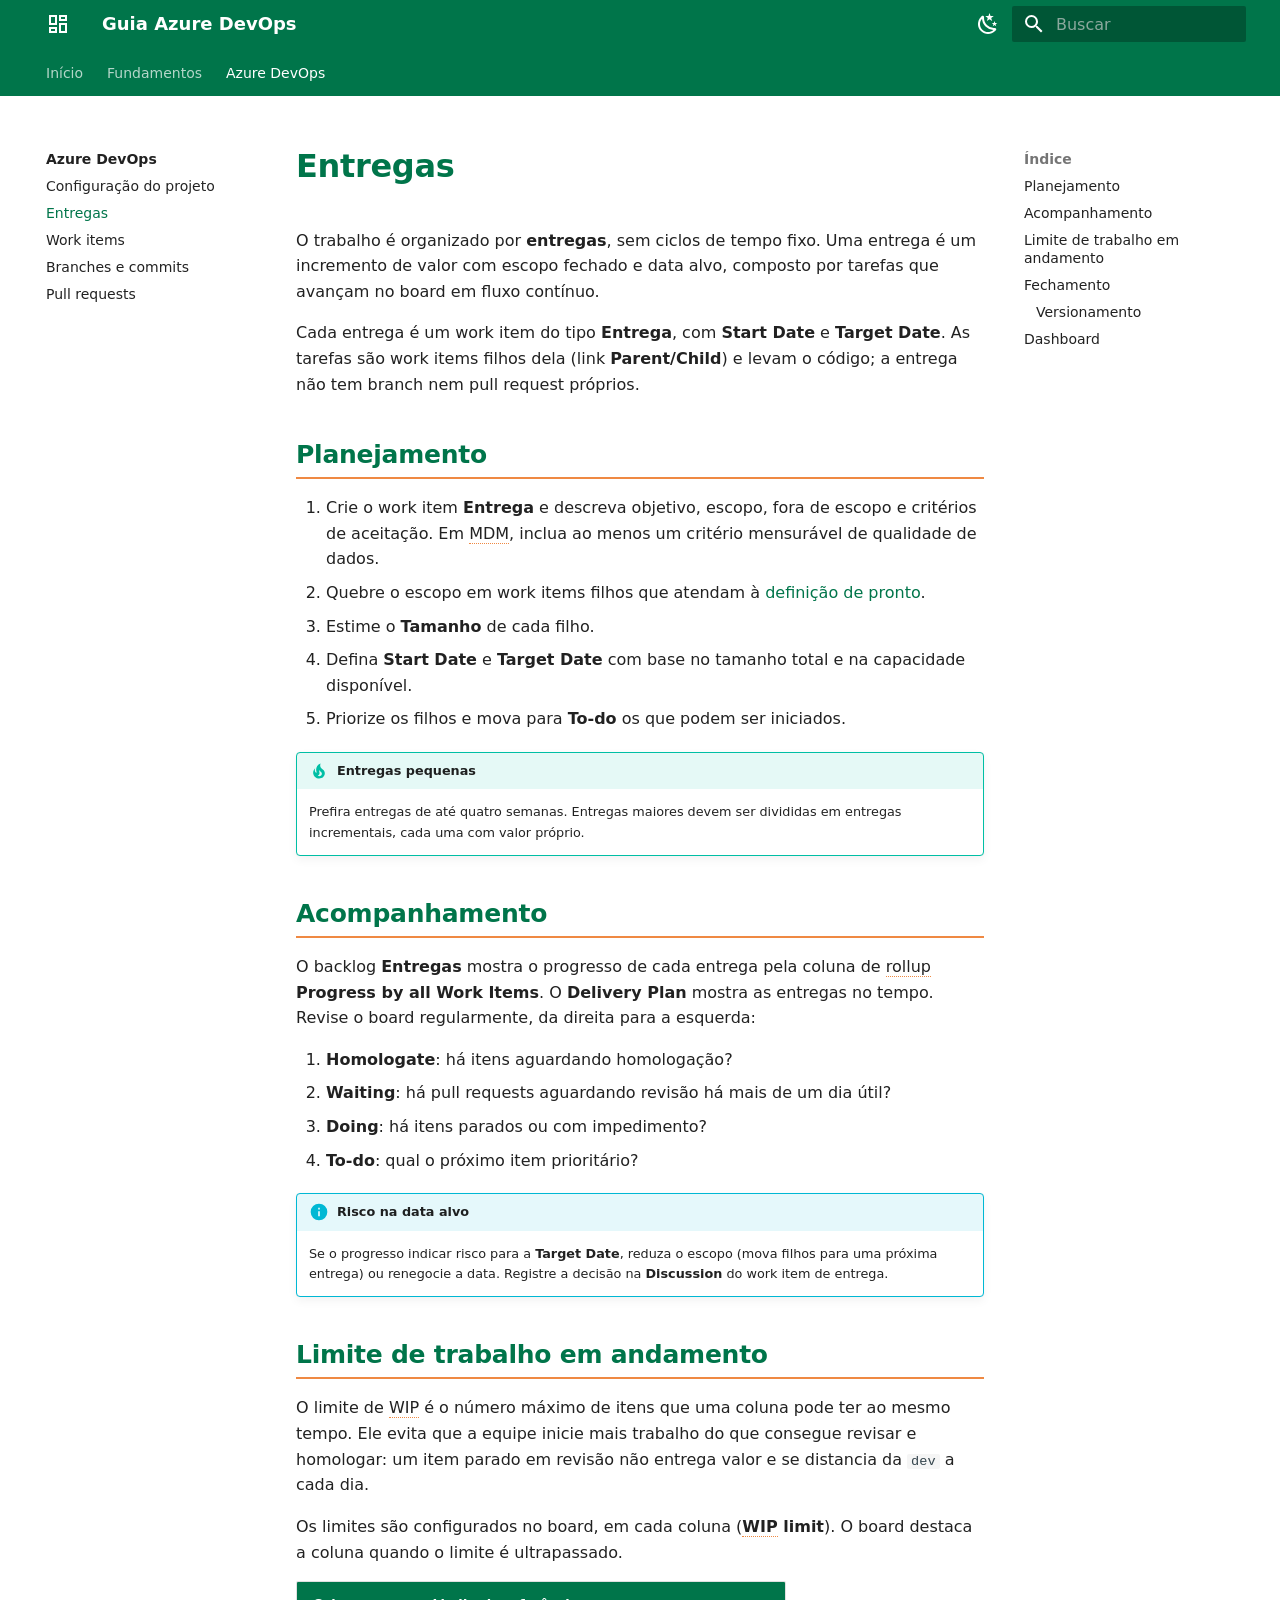
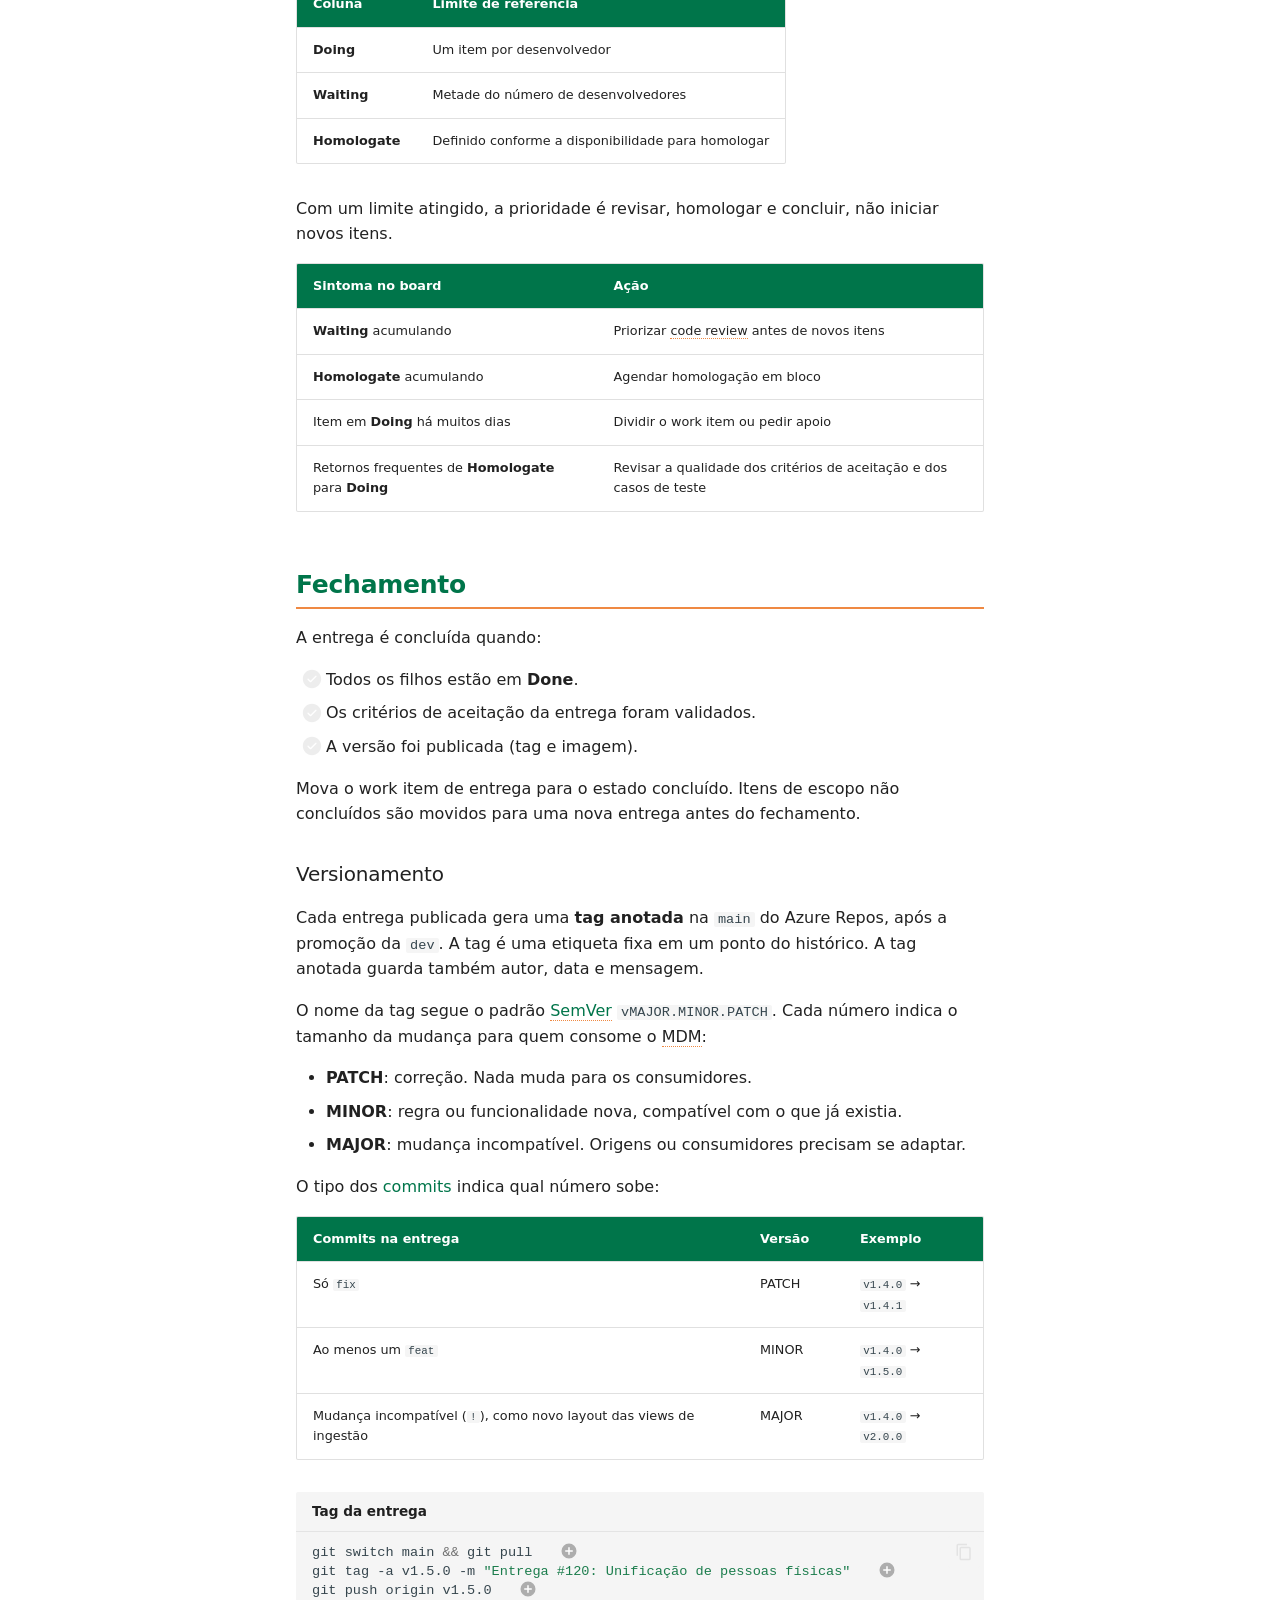
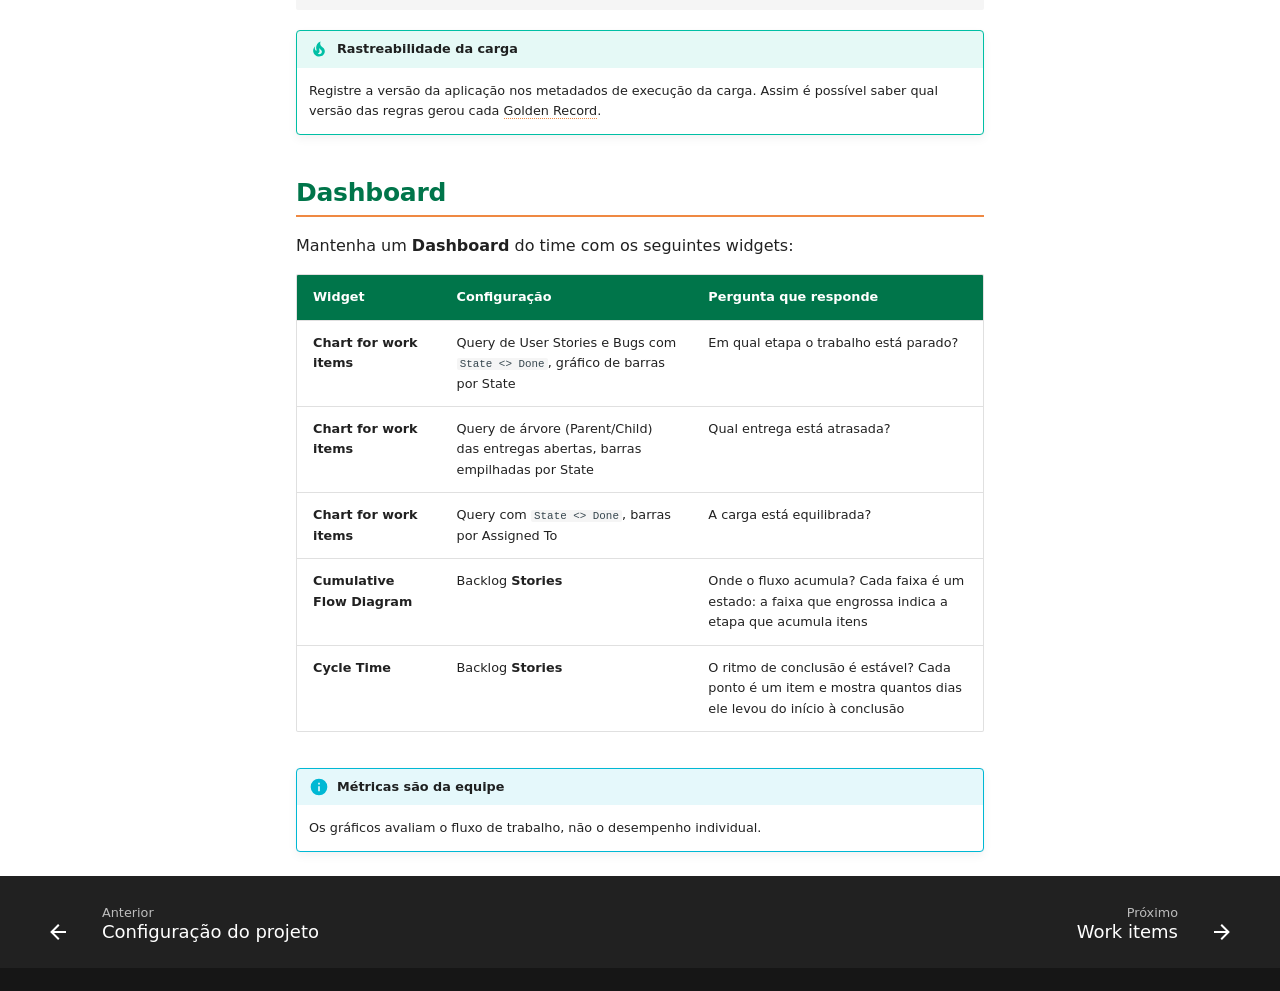
<file: azure-devops/entregas/index.html>
<!doctype html>
<html lang="pt" class="no-js">
  <head>
    
      <meta charset="utf-8">
      <meta name="viewport" content="width=device-width,initial-scale=1">
      
        <meta name="description" content="Padrões corporativos para planejar, executar e entregar a aplicação de MDM com Azure DevOps.">
      
      
      
      
        <link rel="prev" href="../configuracao/">
      
      
        <link rel="next" href="../work-items/">
      
      
        
      
      
      <link rel="icon" href="../../assets/favicon.svg">
      <meta name="generator" content="mkdocs-1.6.1, mkdocs-material-9.7.7">
    
    
      
        <title>Entregas - Guia Azure DevOps</title>
      
    
    
      <link rel="stylesheet" href="../../assets/stylesheets/main.ec1eaa64.min.css">
      
        
        <link rel="stylesheet" href="../../assets/stylesheets/palette.ab4e12ef.min.css">
      
      


    
    
      
    
    
      
    
    
      <link rel="stylesheet" href="../../assets/stylesheets/brand.css">
    
    <script>__md_scope=new URL("../..",location),__md_hash=e=>[...e].reduce(((e,_)=>(e<<5)-e+_.charCodeAt(0)),0),__md_get=(e,_=localStorage,t=__md_scope)=>JSON.parse(_.getItem(t.pathname+"."+e)),__md_set=(e,_,t=localStorage,a=__md_scope)=>{try{t.setItem(a.pathname+"."+e,JSON.stringify(_))}catch(e){}}</script>
    
      

    
    
  </head>
  
  
    
    
      
    
    
    
    
    <body dir="ltr" data-md-color-scheme="default" data-md-color-primary="custom" data-md-color-accent="custom">
  
    
    <input class="md-toggle" data-md-toggle="drawer" type="checkbox" id="__drawer" autocomplete="off">
    <input class="md-toggle" data-md-toggle="search" type="checkbox" id="__search" autocomplete="off">
    <label class="md-overlay" for="__drawer"></label>
    <div data-md-component="skip">
      
        
        <a href="#entregas" class="md-skip">
          Ir para o conteúdo
        </a>
      
    </div>
    <div data-md-component="announce">
      
    </div>
    
    
      

<header class="md-header" data-md-component="header">
  <nav class="md-header__inner md-grid" aria-label="Cabeçalho">
    <a href="../.." title="Guia Azure DevOps" class="md-header__button md-logo" aria-label="Guia Azure DevOps" data-md-component="logo">
      
  
  <svg xmlns="http://www.w3.org/2000/svg" viewBox="0 0 24 24"><path d="M19 5v2h-4V5zM9 5v6H5V5zm10 8v6h-4v-6zM9 17v2H5v-2zM21 3h-8v6h8zM11 3H3v10h8zm10 8h-8v10h8zm-10 4H3v6h8z"/></svg>

    </a>
    <label class="md-header__button md-icon" for="__drawer">
      
      <svg xmlns="http://www.w3.org/2000/svg" viewBox="0 0 24 24"><path d="M3 6h18v2H3zm0 5h18v2H3zm0 5h18v2H3z"/></svg>
    </label>
    <div class="md-header__title" data-md-component="header-title">
      <div class="md-header__ellipsis">
        <div class="md-header__topic">
          <span class="md-ellipsis">
            Guia Azure DevOps
          </span>
        </div>
        <div class="md-header__topic" data-md-component="header-topic">
          <span class="md-ellipsis">
            
              Entregas
            
          </span>
        </div>
      </div>
    </div>
    
      
        <form class="md-header__option" data-md-component="palette">
  
    
    
    
    <input class="md-option" data-md-color-media="" data-md-color-scheme="default" data-md-color-primary="custom" data-md-color-accent="custom"  aria-label="Modo escuro"  type="radio" name="__palette" id="__palette_0">
    
      <label class="md-header__button md-icon" title="Modo escuro" for="__palette_1" hidden>
        <svg xmlns="http://www.w3.org/2000/svg" viewBox="0 0 24 24"><path d="m17.75 4.09-2.53 1.94.91 3.06-2.63-1.81-2.63 1.81.91-3.06-2.53-1.94L12.44 4l1.06-3 1.06 3zm3.5 6.91-1.64 1.25.59 1.98-1.7-1.17-1.7 1.17.59-1.98L15.75 11l2.06-.05L18.5 9l.69 1.95zm-2.28 4.95c.83-.08 1.72 1.1 1.19 1.85-.32.45-.66.87-1.08 1.27C15.17 23 8.84 23 4.94 19.07c-3.91-3.9-3.91-10.24 0-14.14.4-.4.82-.76 1.27-1.08.75-.53 1.93.36 1.85 1.19-.27 2.86.69 5.83 2.89 8.02a9.96 9.96 0 0 0 8.02 2.89m-1.64 2.02a12.08 12.08 0 0 1-7.8-3.47c-2.17-2.19-3.33-5-3.49-7.82-2.81 3.14-2.7 7.96.31 10.98 3.02 3.01 7.84 3.12 10.98.31"/></svg>
      </label>
    
  
    
    
    
    <input class="md-option" data-md-color-media="" data-md-color-scheme="slate" data-md-color-primary="custom" data-md-color-accent="custom"  aria-label="Modo claro"  type="radio" name="__palette" id="__palette_1">
    
      <label class="md-header__button md-icon" title="Modo claro" for="__palette_0" hidden>
        <svg xmlns="http://www.w3.org/2000/svg" viewBox="0 0 24 24"><path d="M12 7a5 5 0 0 1 5 5 5 5 0 0 1-5 5 5 5 0 0 1-5-5 5 5 0 0 1 5-5m0 2a3 3 0 0 0-3 3 3 3 0 0 0 3 3 3 3 0 0 0 3-3 3 3 0 0 0-3-3m0-7 2.39 3.42C13.65 5.15 12.84 5 12 5s-1.65.15-2.39.42zM3.34 7l4.16-.35A7.2 7.2 0 0 0 5.94 8.5c-.44.74-.69 1.5-.83 2.29zm.02 10 1.76-3.77a7.131 7.131 0 0 0 2.38 4.14zM20.65 7l-1.77 3.79a7.02 7.02 0 0 0-2.38-4.15zm-.01 10-4.14.36c.59-.51 1.12-1.14 1.54-1.86.42-.73.69-1.5.83-2.29zM12 22l-2.41-3.44c.74.27 1.55.44 2.41.44.82 0 1.63-.17 2.37-.44z"/></svg>
      </label>
    
  
</form>
      
    
    
      <script>var palette=__md_get("__palette");if(palette&&palette.color){if("(prefers-color-scheme)"===palette.color.media){var media=matchMedia("(prefers-color-scheme: light)"),input=document.querySelector(media.matches?"[data-md-color-media='(prefers-color-scheme: light)']":"[data-md-color-media='(prefers-color-scheme: dark)']");palette.color.media=input.getAttribute("data-md-color-media"),palette.color.scheme=input.getAttribute("data-md-color-scheme"),palette.color.primary=input.getAttribute("data-md-color-primary"),palette.color.accent=input.getAttribute("data-md-color-accent")}for(var[key,value]of Object.entries(palette.color))document.body.setAttribute("data-md-color-"+key,value)}</script>
    
    
    
      
      
        <label class="md-header__button md-icon" for="__search">
          
          <svg xmlns="http://www.w3.org/2000/svg" viewBox="0 0 24 24"><path d="M9.5 3A6.5 6.5 0 0 1 16 9.5c0 1.61-.59 3.09-1.56 4.23l.27.27h.79l5 5-1.5 1.5-5-5v-.79l-.27-.27A6.52 6.52 0 0 1 9.5 16 6.5 6.5 0 0 1 3 9.5 6.5 6.5 0 0 1 9.5 3m0 2C7 5 5 7 5 9.5S7 14 9.5 14 14 12 14 9.5 12 5 9.5 5"/></svg>
        </label>
        <div class="md-search" data-md-component="search" role="dialog">
  <label class="md-search__overlay" for="__search"></label>
  <div class="md-search__inner" role="search">
    <form class="md-search__form" name="search">
      <input type="text" class="md-search__input" name="query" aria-label="Buscar" placeholder="Buscar" autocapitalize="off" autocorrect="off" autocomplete="off" spellcheck="false" data-md-component="search-query" required>
      <label class="md-search__icon md-icon" for="__search">
        
        <svg xmlns="http://www.w3.org/2000/svg" viewBox="0 0 24 24"><path d="M9.5 3A6.5 6.5 0 0 1 16 9.5c0 1.61-.59 3.09-1.56 4.23l.27.27h.79l5 5-1.5 1.5-5-5v-.79l-.27-.27A6.52 6.52 0 0 1 9.5 16 6.5 6.5 0 0 1 3 9.5 6.5 6.5 0 0 1 9.5 3m0 2C7 5 5 7 5 9.5S7 14 9.5 14 14 12 14 9.5 12 5 9.5 5"/></svg>
        
        <svg xmlns="http://www.w3.org/2000/svg" viewBox="0 0 24 24"><path d="M20 11v2H8l5.5 5.5-1.42 1.42L4.16 12l7.92-7.92L13.5 5.5 8 11z"/></svg>
      </label>
      <nav class="md-search__options" aria-label="Pesquisar">
        
          <a href="javascript:void(0)" class="md-search__icon md-icon" title="Compartilhar" aria-label="Compartilhar" data-clipboard data-clipboard-text="" data-md-component="search-share" tabindex="-1">
            
            <svg xmlns="http://www.w3.org/2000/svg" viewBox="0 0 24 24"><path d="M18 16.08c-.76 0-1.44.3-1.96.77L8.91 12.7c.05-.23.09-.46.09-.7s-.04-.47-.09-.7l7.05-4.11c.54.5 1.25.81 2.04.81a3 3 0 0 0 3-3 3 3 0 0 0-3-3 3 3 0 0 0-3 3c0 .24.04.47.09.7L8.04 9.81C7.5 9.31 6.79 9 6 9a3 3 0 0 0-3 3 3 3 0 0 0 3 3c.79 0 1.5-.31 2.04-.81l7.12 4.15c-.05.21-.08.43-.08.66 0 1.61 1.31 2.91 2.92 2.91s2.92-1.3 2.92-2.91A2.92 2.92 0 0 0 18 16.08"/></svg>
          </a>
        
        <button type="reset" class="md-search__icon md-icon" title="Limpar" aria-label="Limpar" tabindex="-1">
          
          <svg xmlns="http://www.w3.org/2000/svg" viewBox="0 0 24 24"><path d="M19 6.41 17.59 5 12 10.59 6.41 5 5 6.41 10.59 12 5 17.59 6.41 19 12 13.41 17.59 19 19 17.59 13.41 12z"/></svg>
        </button>
      </nav>
      
        <div class="md-search__suggest" data-md-component="search-suggest"></div>
      
    </form>
    <div class="md-search__output">
      <div class="md-search__scrollwrap" tabindex="0" data-md-scrollfix>
        <div class="md-search-result" data-md-component="search-result">
          <div class="md-search-result__meta">
            Inicializando a pesquisa
          </div>
          <ol class="md-search-result__list" role="presentation"></ol>
        </div>
      </div>
    </div>
  </div>
</div>
      
    
    
  </nav>
  
</header>
    
    <div class="md-container" data-md-component="container">
      
      
        
          
            
<nav class="md-tabs" aria-label="Abas" data-md-component="tabs">
  <div class="md-grid">
    <ul class="md-tabs__list">
      
        
  
  
  
  
    <li class="md-tabs__item">
      <a href="../.." class="md-tabs__link">
        
  
  
    
  
  Início

      </a>
    </li>
  

      
        
  
  
  
  
    <li class="md-tabs__item">
      <a href="../../fundamentos/" class="md-tabs__link">
        
  
  
    
  
  Fundamentos

      </a>
    </li>
  

      
        
  
  
  
    
  
  
    
    
      <li class="md-tabs__item md-tabs__item--active">
        <a href="../" class="md-tabs__link">
          
  
  
    
  
  Azure DevOps

        </a>
      </li>
    
  

      
    </ul>
  </div>
</nav>
          
        
      
      <main class="md-main" data-md-component="main">
        <div class="md-main__inner md-grid">
          
            
              
              <div class="md-sidebar md-sidebar--primary" data-md-component="sidebar" data-md-type="navigation" >
                <div class="md-sidebar__scrollwrap">
                  <div class="md-sidebar__inner">
                    


  


<nav class="md-nav md-nav--primary md-nav--lifted" aria-label="Navegação" data-md-level="0">
  <label class="md-nav__title" for="__drawer">
    <a href="../.." title="Guia Azure DevOps" class="md-nav__button md-logo" aria-label="Guia Azure DevOps" data-md-component="logo">
      
  
  <svg xmlns="http://www.w3.org/2000/svg" viewBox="0 0 24 24"><path d="M19 5v2h-4V5zM9 5v6H5V5zm10 8v6h-4v-6zM9 17v2H5v-2zM21 3h-8v6h8zM11 3H3v10h8zm10 8h-8v10h8zm-10 4H3v6h8z"/></svg>

    </a>
    Guia Azure DevOps
  </label>
  
  <ul class="md-nav__list" data-md-scrollfix>
    
      
      
  
  
  
  
    <li class="md-nav__item">
      <a href="../.." class="md-nav__link">
        
  
  
  <span class="md-ellipsis">
    
  
    Início
  

    
  </span>
  
  

      </a>
    </li>
  

    
      
      
  
  
  
  
    <li class="md-nav__item">
      <a href="../../fundamentos/" class="md-nav__link">
        
  
  
  <span class="md-ellipsis">
    
  
    Fundamentos
  

    
  </span>
  
  

      </a>
    </li>
  

    
      
      
  
  
    
  
  
  
    
    
      
        
          
        
      
        
      
        
      
        
      
        
      
        
      
    
    
    
      
        
        
      
      
        
      
    
    
    <li class="md-nav__item md-nav__item--active md-nav__item--section md-nav__item--nested">
      
        
        
        <input class="md-nav__toggle md-toggle " type="checkbox" id="__nav_3" checked>
        
          
          <div class="md-nav__link md-nav__container">
            <a href="../" class="md-nav__link ">
              
  
  
  <span class="md-ellipsis">
    
  
    Azure DevOps
  

    
  </span>
  
  

            </a>
            
              
              <label class="md-nav__link " for="__nav_3" id="__nav_3_label" tabindex="">
                <span class="md-nav__icon md-icon"></span>
              </label>
            
          </div>
        
        <nav class="md-nav" data-md-level="1" aria-labelledby="__nav_3_label" aria-expanded="true">
          <label class="md-nav__title" for="__nav_3">
            <span class="md-nav__icon md-icon"></span>
            
  
    Azure DevOps
  

          </label>
          <ul class="md-nav__list" data-md-scrollfix>
            
              
            
              
                
  
  
  
  
    <li class="md-nav__item">
      <a href="../configuracao/" class="md-nav__link">
        
  
  
  <span class="md-ellipsis">
    
  
    Configuração do projeto
  

    
  </span>
  
  

      </a>
    </li>
  

              
            
              
                
  
  
    
  
  
  
    <li class="md-nav__item md-nav__item--active">
      
      <input class="md-nav__toggle md-toggle" type="checkbox" id="__toc">
      
      
        
      
      
        <label class="md-nav__link md-nav__link--active" for="__toc">
          
  
  
  <span class="md-ellipsis">
    
  
    Entregas
  

    
  </span>
  
  

          <span class="md-nav__icon md-icon"></span>
        </label>
      
      <a href="./" class="md-nav__link md-nav__link--active">
        
  
  
  <span class="md-ellipsis">
    
  
    Entregas
  

    
  </span>
  
  

      </a>
      
        

<nav class="md-nav md-nav--secondary" aria-label="Índice">
  
  
  
    
  
  
    <label class="md-nav__title" for="__toc">
      <span class="md-nav__icon md-icon"></span>
      Índice
    </label>
    <ul class="md-nav__list" data-md-component="toc" data-md-scrollfix>
      
        <li class="md-nav__item">
  <a href="#planejamento" class="md-nav__link">
    <span class="md-ellipsis">
      
        Planejamento
      
    </span>
  </a>
  
</li>
      
        <li class="md-nav__item">
  <a href="#acompanhamento" class="md-nav__link">
    <span class="md-ellipsis">
      
        Acompanhamento
      
    </span>
  </a>
  
</li>
      
        <li class="md-nav__item">
  <a href="#limite-de-trabalho-em-andamento" class="md-nav__link">
    <span class="md-ellipsis">
      
        Limite de trabalho em andamento
      
    </span>
  </a>
  
</li>
      
        <li class="md-nav__item">
  <a href="#fechamento" class="md-nav__link">
    <span class="md-ellipsis">
      
        Fechamento
      
    </span>
  </a>
  
    <nav class="md-nav" aria-label="Fechamento">
      <ul class="md-nav__list">
        
          <li class="md-nav__item">
  <a href="#versionamento" class="md-nav__link">
    <span class="md-ellipsis">
      
        Versionamento
      
    </span>
  </a>
  
</li>
        
      </ul>
    </nav>
  
</li>
      
        <li class="md-nav__item">
  <a href="#dashboard" class="md-nav__link">
    <span class="md-ellipsis">
      
        Dashboard
      
    </span>
  </a>
  
</li>
      
    </ul>
  
</nav>
      
    </li>
  

              
            
              
                
  
  
  
  
    <li class="md-nav__item">
      <a href="../work-items/" class="md-nav__link">
        
  
  
  <span class="md-ellipsis">
    
  
    Work items
  

    
  </span>
  
  

      </a>
    </li>
  

              
            
              
                
  
  
  
  
    <li class="md-nav__item">
      <a href="../branches-e-commits/" class="md-nav__link">
        
  
  
  <span class="md-ellipsis">
    
  
    Branches e commits
  

    
  </span>
  
  

      </a>
    </li>
  

              
            
              
                
  
  
  
  
    <li class="md-nav__item">
      <a href="../pull-requests/" class="md-nav__link">
        
  
  
  <span class="md-ellipsis">
    
  
    Pull requests
  

    
  </span>
  
  

      </a>
    </li>
  

              
            
          </ul>
        </nav>
      
    </li>
  

    
  </ul>
</nav>
                  </div>
                </div>
              </div>
            
            
              
              <div class="md-sidebar md-sidebar--secondary" data-md-component="sidebar" data-md-type="toc" >
                <div class="md-sidebar__scrollwrap">
                  <div class="md-sidebar__inner">
                    

<nav class="md-nav md-nav--secondary" aria-label="Índice">
  
  
  
    
  
  
    <label class="md-nav__title" for="__toc">
      <span class="md-nav__icon md-icon"></span>
      Índice
    </label>
    <ul class="md-nav__list" data-md-component="toc" data-md-scrollfix>
      
        <li class="md-nav__item">
  <a href="#planejamento" class="md-nav__link">
    <span class="md-ellipsis">
      
        Planejamento
      
    </span>
  </a>
  
</li>
      
        <li class="md-nav__item">
  <a href="#acompanhamento" class="md-nav__link">
    <span class="md-ellipsis">
      
        Acompanhamento
      
    </span>
  </a>
  
</li>
      
        <li class="md-nav__item">
  <a href="#limite-de-trabalho-em-andamento" class="md-nav__link">
    <span class="md-ellipsis">
      
        Limite de trabalho em andamento
      
    </span>
  </a>
  
</li>
      
        <li class="md-nav__item">
  <a href="#fechamento" class="md-nav__link">
    <span class="md-ellipsis">
      
        Fechamento
      
    </span>
  </a>
  
    <nav class="md-nav" aria-label="Fechamento">
      <ul class="md-nav__list">
        
          <li class="md-nav__item">
  <a href="#versionamento" class="md-nav__link">
    <span class="md-ellipsis">
      
        Versionamento
      
    </span>
  </a>
  
</li>
        
      </ul>
    </nav>
  
</li>
      
        <li class="md-nav__item">
  <a href="#dashboard" class="md-nav__link">
    <span class="md-ellipsis">
      
        Dashboard
      
    </span>
  </a>
  
</li>
      
    </ul>
  
</nav>
                  </div>
                </div>
              </div>
            
          
          
            <div class="md-content" data-md-component="content">
              
              <article class="md-content__inner md-typeset">
                
                  



<h1 id="entregas">Entregas<a class="headerlink" href="#entregas" title="Permanent link">&para;</a></h1>
<p>O trabalho é organizado por <strong>entregas</strong>, sem ciclos de tempo fixo. Uma entrega é um incremento de valor com escopo fechado e data alvo, composto por tarefas que avançam no board em fluxo contínuo.</p>
<p>Cada entrega é um work item do tipo <strong>Entrega</strong>, com <strong>Start Date</strong> e <strong>Target Date</strong>. As tarefas são work items filhos dela (link <strong>Parent/Child</strong>) e levam o código; a entrega não tem branch nem pull request próprios.</p>
<h2 id="planejamento">Planejamento<a class="headerlink" href="#planejamento" title="Permanent link">&para;</a></h2>
<ol>
<li>Crie o work item <strong>Entrega</strong> e descreva objetivo, escopo, fora de escopo e critérios de aceitação. Em <abbr title="Master Data Management: gestão dos dados mestres (cadastros únicos e confiáveis)">MDM</abbr>, inclua ao menos um critério mensurável de qualidade de dados.</li>
<li>Quebre o escopo em work items filhos que atendam à <a href="../work-items/#definicao-de-pronto">definição de pronto</a>.</li>
<li>Estime o <strong>Tamanho</strong> de cada filho.</li>
<li>Defina <strong>Start Date</strong> e <strong>Target Date</strong> com base no tamanho total e na capacidade disponível.</li>
<li>Priorize os filhos e mova para <strong>To-do</strong> os que podem ser iniciados.</li>
</ol>
<div class="admonition tip">
<p class="admonition-title">Entregas pequenas</p>
<p>Prefira entregas de até quatro semanas. Entregas maiores devem ser divididas em entregas incrementais, cada uma com valor próprio.</p>
</div>
<h2 id="acompanhamento">Acompanhamento<a class="headerlink" href="#acompanhamento" title="Permanent link">&para;</a></h2>
<p>O backlog <strong>Entregas</strong> mostra o progresso de cada entrega pela coluna de <abbr title="Valor do work item pai calculado a partir dos filhos">rollup</abbr> <strong>Progress by all Work Items</strong>. O <strong>Delivery Plan</strong> mostra as entregas no tempo. Revise o board regularmente, da direita para a esquerda:</p>
<ol>
<li><strong>Homologate</strong>: há itens aguardando homologação?</li>
<li><strong>Waiting</strong>: há pull requests aguardando revisão há mais de um dia útil?</li>
<li><strong>Doing</strong>: há itens parados ou com impedimento?</li>
<li><strong>To-do</strong>: qual o próximo item prioritário?</li>
</ol>
<div class="admonition info">
<p class="admonition-title">Risco na data alvo</p>
<p>Se o progresso indicar risco para a <strong>Target Date</strong>, reduza o escopo (mova filhos para uma próxima entrega) ou renegocie a data. Registre a decisão na <strong>Discussion</strong> do work item de entrega.</p>
</div>
<h2 id="limite-de-trabalho-em-andamento">Limite de trabalho em andamento<a class="headerlink" href="#limite-de-trabalho-em-andamento" title="Permanent link">&para;</a></h2>
<p>O limite de <abbr title="Work in progress: quantidade de itens em andamento ao mesmo tempo">WIP</abbr> é o número máximo de itens que uma coluna pode ter ao mesmo tempo. Ele evita que a equipe inicie mais trabalho do que consegue revisar e homologar: um item parado em revisão não entrega valor e se distancia da <code>dev</code> a cada dia.</p>
<p>Os limites são configurados no board, em cada coluna (<strong><abbr title="Work in progress: quantidade de itens em andamento ao mesmo tempo">WIP</abbr> limit</strong>). O board destaca a coluna quando o limite é ultrapassado.</p>
<table>
<thead>
<tr>
<th style="text-align: left;">Coluna</th>
<th style="text-align: left;">Limite de referência</th>
</tr>
</thead>
<tbody>
<tr>
<td style="text-align: left;"><strong>Doing</strong></td>
<td style="text-align: left;">Um item por desenvolvedor</td>
</tr>
<tr>
<td style="text-align: left;"><strong>Waiting</strong></td>
<td style="text-align: left;">Metade do número de desenvolvedores</td>
</tr>
<tr>
<td style="text-align: left;"><strong>Homologate</strong></td>
<td style="text-align: left;">Definido conforme a disponibilidade para homologar</td>
</tr>
</tbody>
</table>
<p>Com um limite atingido, a prioridade é revisar, homologar e concluir, não iniciar novos itens.</p>
<table>
<thead>
<tr>
<th style="text-align: left;">Sintoma no board</th>
<th style="text-align: left;">Ação</th>
</tr>
</thead>
<tbody>
<tr>
<td style="text-align: left;"><strong>Waiting</strong> acumulando</td>
<td style="text-align: left;">Priorizar <abbr title="Revisão do código por outra pessoa antes da integração">code review</abbr> antes de novos itens</td>
</tr>
<tr>
<td style="text-align: left;"><strong>Homologate</strong> acumulando</td>
<td style="text-align: left;">Agendar homologação em bloco</td>
</tr>
<tr>
<td style="text-align: left;">Item em <strong>Doing</strong> há muitos dias</td>
<td style="text-align: left;">Dividir o work item ou pedir apoio</td>
</tr>
<tr>
<td style="text-align: left;">Retornos frequentes de <strong>Homologate</strong> para <strong>Doing</strong></td>
<td style="text-align: left;">Revisar a qualidade dos critérios de aceitação e dos casos de teste</td>
</tr>
</tbody>
</table>
<h2 id="fechamento">Fechamento<a class="headerlink" href="#fechamento" title="Permanent link">&para;</a></h2>
<p>A entrega é concluída quando:</p>
<ul class="task-list">
<li class="task-list-item"><label class="task-list-control"><input type="checkbox"/><span class="task-list-indicator"></span></label> Todos os filhos estão em <strong>Done</strong>.</li>
<li class="task-list-item"><label class="task-list-control"><input type="checkbox"/><span class="task-list-indicator"></span></label> Os critérios de aceitação da entrega foram validados.</li>
<li class="task-list-item"><label class="task-list-control"><input type="checkbox"/><span class="task-list-indicator"></span></label> A versão foi publicada (tag e imagem).</li>
</ul>
<p>Mova o work item de entrega para o estado concluído. Itens de escopo não concluídos são movidos para uma nova entrega antes do fechamento.</p>
<h3 id="versionamento">Versionamento<a class="headerlink" href="#versionamento" title="Permanent link">&para;</a></h3>
<p>Cada entrega publicada gera uma <strong>tag anotada</strong> na <code>main</code> do Azure Repos, após a promoção da <code>dev</code>. A tag é uma etiqueta fixa em um ponto do histórico. A tag anotada guarda também autor, data e mensagem.</p>
<p>O nome da tag segue o padrão <a href="https://semver.org/lang/pt-BR/"><abbr title="Versionamento semântico: o número da versão indica o tamanho da mudança">SemVer</abbr></a> <code>vMAJOR.MINOR.PATCH</code>. Cada número indica o tamanho da mudança para quem consome o <abbr title="Master Data Management: gestão dos dados mestres (cadastros únicos e confiáveis)">MDM</abbr>:</p>
<ul>
<li><strong>PATCH</strong>: correção. Nada muda para os consumidores.</li>
<li><strong>MINOR</strong>: regra ou funcionalidade nova, compatível com o que já existia.</li>
<li><strong>MAJOR</strong>: mudança incompatível. Origens ou consumidores precisam se adaptar.</li>
</ul>
<p>O tipo dos <a href="../branches-e-commits/#padrao-de-commits">commits</a> indica qual número sobe:</p>
<table>
<thead>
<tr>
<th style="text-align: left;">Commits na entrega</th>
<th style="text-align: left;">Versão</th>
<th style="text-align: left;">Exemplo</th>
</tr>
</thead>
<tbody>
<tr>
<td style="text-align: left;">Só <code>fix</code></td>
<td style="text-align: left;">PATCH</td>
<td style="text-align: left;"><code>v1.4.0</code> → <code>v1.4.1</code></td>
</tr>
<tr>
<td style="text-align: left;">Ao menos um <code>feat</code></td>
<td style="text-align: left;">MINOR</td>
<td style="text-align: left;"><code>v1.4.0</code> → <code>v1.5.0</code></td>
</tr>
<tr>
<td style="text-align: left;">Mudança incompatível (<code>!</code>), como novo layout das views de ingestão</td>
<td style="text-align: left;">MAJOR</td>
<td style="text-align: left;"><code>v1.4.0</code> → <code>v2.0.0</code></td>
</tr>
</tbody>
</table>
<div class="language-bash highlight"><span class="filename">Tag da entrega</span><pre><span></span><code><a id="__codelineno-0-1" name="__codelineno-0-1" href="#__codelineno-0-1"></a>git<span class="w"> </span>switch<span class="w"> </span>main<span class="w"> </span><span class="o">&amp;&amp;</span><span class="w"> </span>git<span class="w"> </span>pull<span class="w">   </span><span class="c1"># (1)!</span>
<a id="__codelineno-0-2" name="__codelineno-0-2" href="#__codelineno-0-2"></a>git<span class="w"> </span>tag<span class="w"> </span>-a<span class="w"> </span>v1.5.0<span class="w"> </span>-m<span class="w"> </span><span class="s2">"Entrega #120: Unificação de pessoas físicas"</span><span class="w">   </span><span class="c1"># (2)!</span>
<a id="__codelineno-0-3" name="__codelineno-0-3" href="#__codelineno-0-3"></a>git<span class="w"> </span>push<span class="w"> </span>origin<span class="w"> </span>v1.5.0<span class="w">   </span><span class="c1"># (3)!</span>
</code></pre></div>
<ol>
<li>Vai para a <code>main</code> e baixa a versão mais recente, já com a promoção da <code>dev</code>.</li>
<li>Cria a tag anotada (<code>-a</code>) no commit atual, com a mensagem informada em <code>-m</code>.</li>
<li>
<p>Envia a tag ao Azure Repos. O <code>git push</code> comum não envia tags.</p>
</li>
<li>
<p>A mensagem da tag referencia o work item de entrega. Registre as notas da versão (pull requests incluídos) na <strong>Discussion</strong> da entrega.</p>
</li>
<li>A imagem Docker publicada recebe a mesma versão e o hash do commit (ex.: <code>mdm-airflow:1.5.0</code> e <code>mdm-airflow:a1b2c3d</code>).</li>
<li>Produção sempre usa uma tag fixa. <code>latest</code> não identifica qual código está em execução.</li>
</ol>
<div class="admonition tip">
<p class="admonition-title">Rastreabilidade da carga</p>
<p>Registre a versão da aplicação nos metadados de execução da carga. Assim é possível saber qual versão das regras gerou cada <abbr title="Registro único e consolidado de uma entidade, resultado do matching e da sobrevivência">Golden Record</abbr>.</p>
</div>
<h2 id="dashboard">Dashboard<a class="headerlink" href="#dashboard" title="Permanent link">&para;</a></h2>
<p>Mantenha um <strong>Dashboard</strong> do time com os seguintes widgets:</p>
<table>
<thead>
<tr>
<th style="text-align: left;">Widget</th>
<th style="text-align: left;">Configuração</th>
<th style="text-align: left;">Pergunta que responde</th>
</tr>
</thead>
<tbody>
<tr>
<td style="text-align: left;"><strong>Chart for work items</strong></td>
<td style="text-align: left;">Query de User Stories e Bugs com <code>State &lt;&gt; Done</code>, gráfico de barras por State</td>
<td style="text-align: left;">Em qual etapa o trabalho está parado?</td>
</tr>
<tr>
<td style="text-align: left;"><strong>Chart for work items</strong></td>
<td style="text-align: left;">Query de árvore (Parent/Child) das entregas abertas, barras empilhadas por State</td>
<td style="text-align: left;">Qual entrega está atrasada?</td>
</tr>
<tr>
<td style="text-align: left;"><strong>Chart for work items</strong></td>
<td style="text-align: left;">Query com <code>State &lt;&gt; Done</code>, barras por Assigned To</td>
<td style="text-align: left;">A carga está equilibrada?</td>
</tr>
<tr>
<td style="text-align: left;"><strong>Cumulative Flow Diagram</strong></td>
<td style="text-align: left;">Backlog <strong>Stories</strong></td>
<td style="text-align: left;">Onde o fluxo acumula? Cada faixa é um estado: a faixa que engrossa indica a etapa que acumula itens</td>
</tr>
<tr>
<td style="text-align: left;"><strong>Cycle Time</strong></td>
<td style="text-align: left;">Backlog <strong>Stories</strong></td>
<td style="text-align: left;">O ritmo de conclusão é estável? Cada ponto é um item e mostra quantos dias ele levou do início à conclusão</td>
</tr>
</tbody>
</table>
<div class="admonition info">
<p class="admonition-title">Métricas são da equipe</p>
<p>Os gráficos avaliam o fluxo de trabalho, não o desempenho individual.</p>
</div>












                
              </article>
            </div>
          
          
  <script>var tabs=__md_get("__tabs");if(Array.isArray(tabs))e:for(var set of document.querySelectorAll(".tabbed-set")){var labels=set.querySelector(".tabbed-labels");for(var tab of tabs)for(var label of labels.getElementsByTagName("label"))if(label.innerText.trim()===tab){var input=document.getElementById(label.htmlFor);input.checked=!0;continue e}}</script>

<script>var target=document.getElementById(location.hash.slice(1));target&&target.name&&(target.checked=target.name.startsWith("__tabbed_"))</script>
        </div>
        
          <button type="button" class="md-top md-icon" data-md-component="top" hidden>
  
  <svg xmlns="http://www.w3.org/2000/svg" viewBox="0 0 24 24"><path d="M13 20h-2V8l-5.5 5.5-1.42-1.42L12 4.16l7.92 7.92-1.42 1.42L13 8z"/></svg>
  Voltar ao topo
</button>
        
      </main>
      
        <footer class="md-footer">
  
    
      
      <nav class="md-footer__inner md-grid" aria-label="Rodapé" >
        
          
          <a href="../configuracao/" class="md-footer__link md-footer__link--prev" aria-label="Anterior: Configuração do projeto">
            <div class="md-footer__button md-icon">
              
              <svg xmlns="http://www.w3.org/2000/svg" viewBox="0 0 24 24"><path d="M20 11v2H8l5.5 5.5-1.42 1.42L4.16 12l7.92-7.92L13.5 5.5 8 11z"/></svg>
            </div>
            <div class="md-footer__title">
              <span class="md-footer__direction">
                Anterior
              </span>
              <div class="md-ellipsis">
                Configuração do projeto
              </div>
            </div>
          </a>
        
        
          
          <a href="../work-items/" class="md-footer__link md-footer__link--next" aria-label="Próximo: Work items">
            <div class="md-footer__title">
              <span class="md-footer__direction">
                Próximo
              </span>
              <div class="md-ellipsis">
                Work items
              </div>
            </div>
            <div class="md-footer__button md-icon">
              
              <svg xmlns="http://www.w3.org/2000/svg" viewBox="0 0 24 24"><path d="M4 11v2h12l-5.5 5.5 1.42 1.42L19.84 12l-7.92-7.92L10.5 5.5 16 11z"/></svg>
            </div>
          </a>
        
      </nav>
    
  
  <div class="md-footer-meta md-typeset">
    <div class="md-footer-meta__inner md-grid">
      <div class="md-copyright">
  
  
</div>
      
    </div>
  </div>
</footer>
      
    </div>
    <div class="md-dialog" data-md-component="dialog">
      <div class="md-dialog__inner md-typeset"></div>
    </div>
    
      <div class="md-progress" data-md-component="progress" role="progressbar"></div>
    
    
    
      
      
      <script id="__config" type="application/json">{"annotate": null, "base": "../..", "features": ["navigation.instant", "navigation.instant.progress", "navigation.tracking", "navigation.tabs", "navigation.sections", "navigation.top", "navigation.footer", "navigation.indexes", "toc.follow", "search.suggest", "search.highlight", "search.share", "content.code.copy", "content.code.annotate", "content.tabs.link", "content.tooltips"], "search": "../../assets/javascripts/workers/search.2c215733.min.js", "tags": null, "translations": {"clipboard.copied": "Copiado para \u00e1rea de transfer\u00eancia", "clipboard.copy": "Copiar para \u00e1rea de transfer\u00eancia", "search.result.more.one": "Mais 1 nesta p\u00e1gina", "search.result.more.other": "Mais # nesta p\u00e1gina", "search.result.none": "Nenhum resultado encontrado", "search.result.one": "1 resultado encontrado", "search.result.other": "# resultados encontrados", "search.result.placeholder": "Digite para iniciar a busca", "search.result.term.missing": "Ausente", "select.version": "Selecione a vers\u00e3o"}, "version": null}</script>
    
    
      <script src="../../assets/javascripts/bundle.d7400e89.min.js"></script>
      
    
  </body>
</html>
</file>
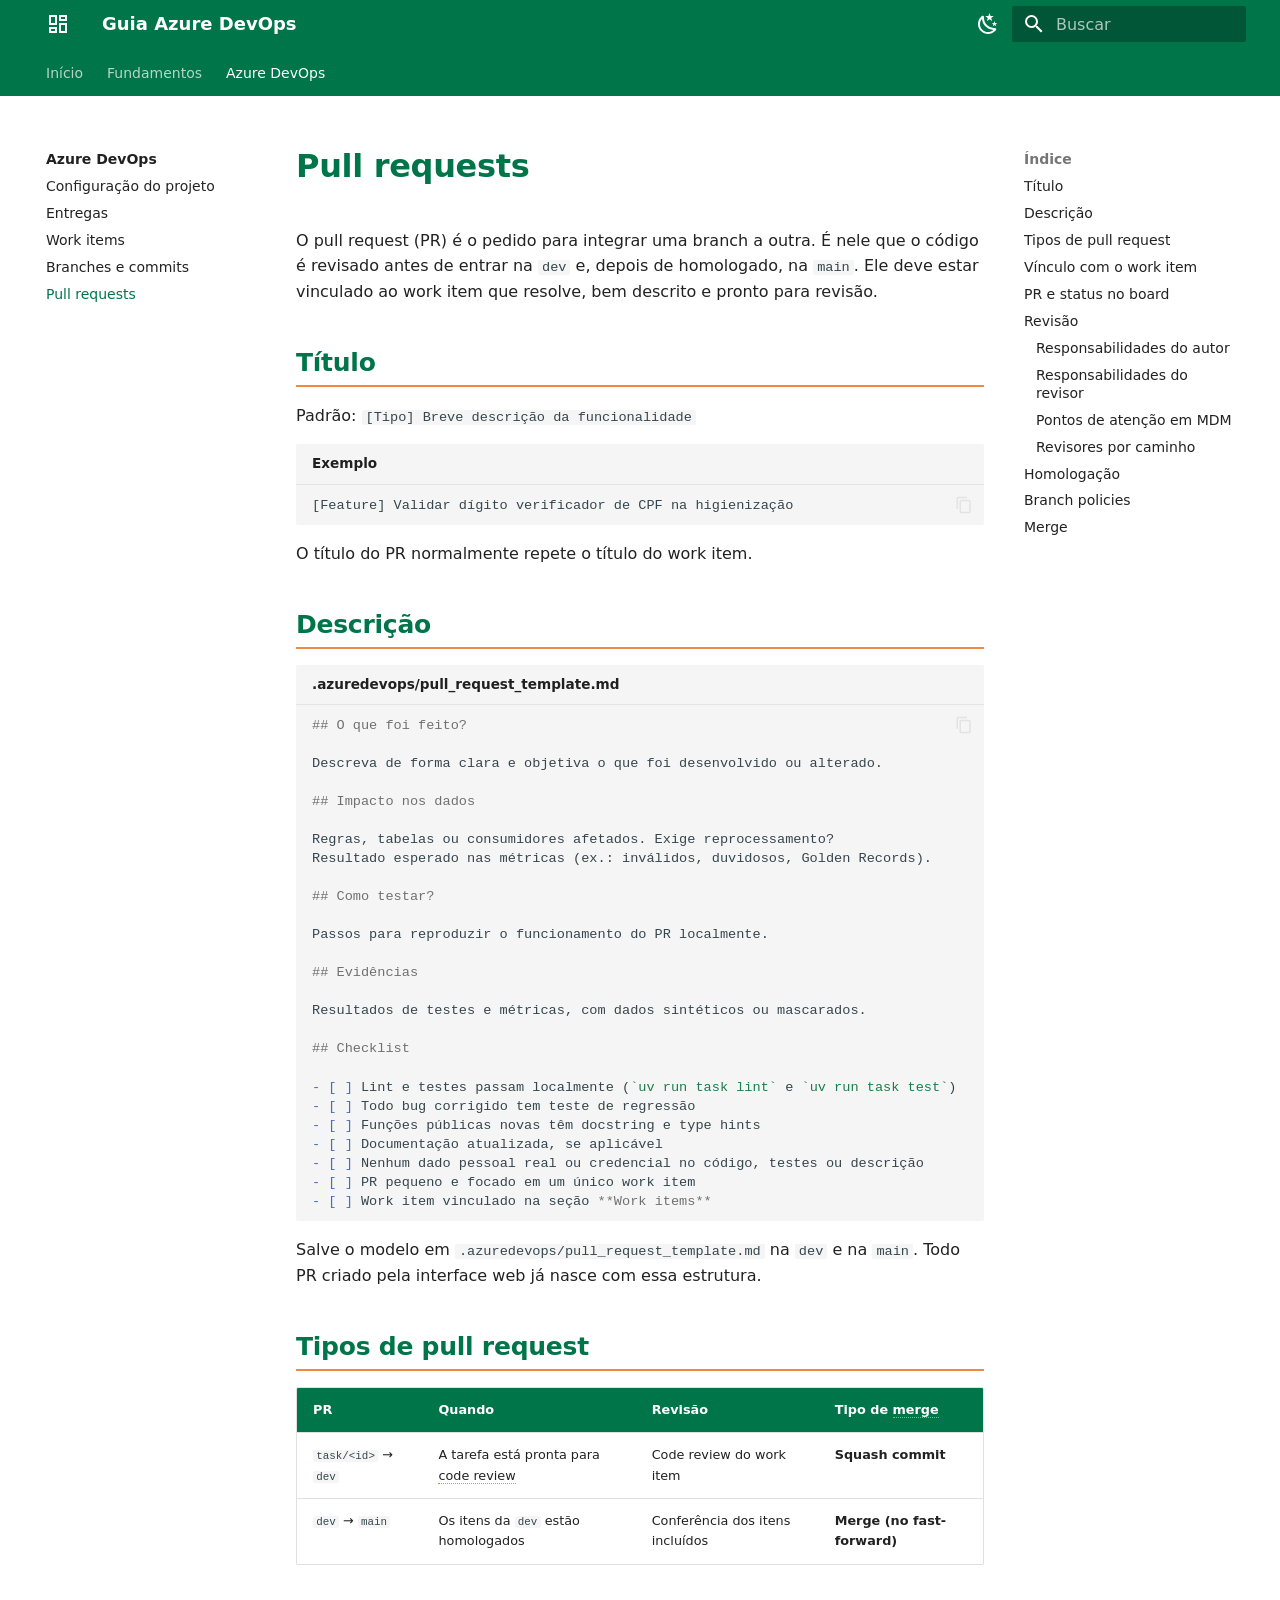
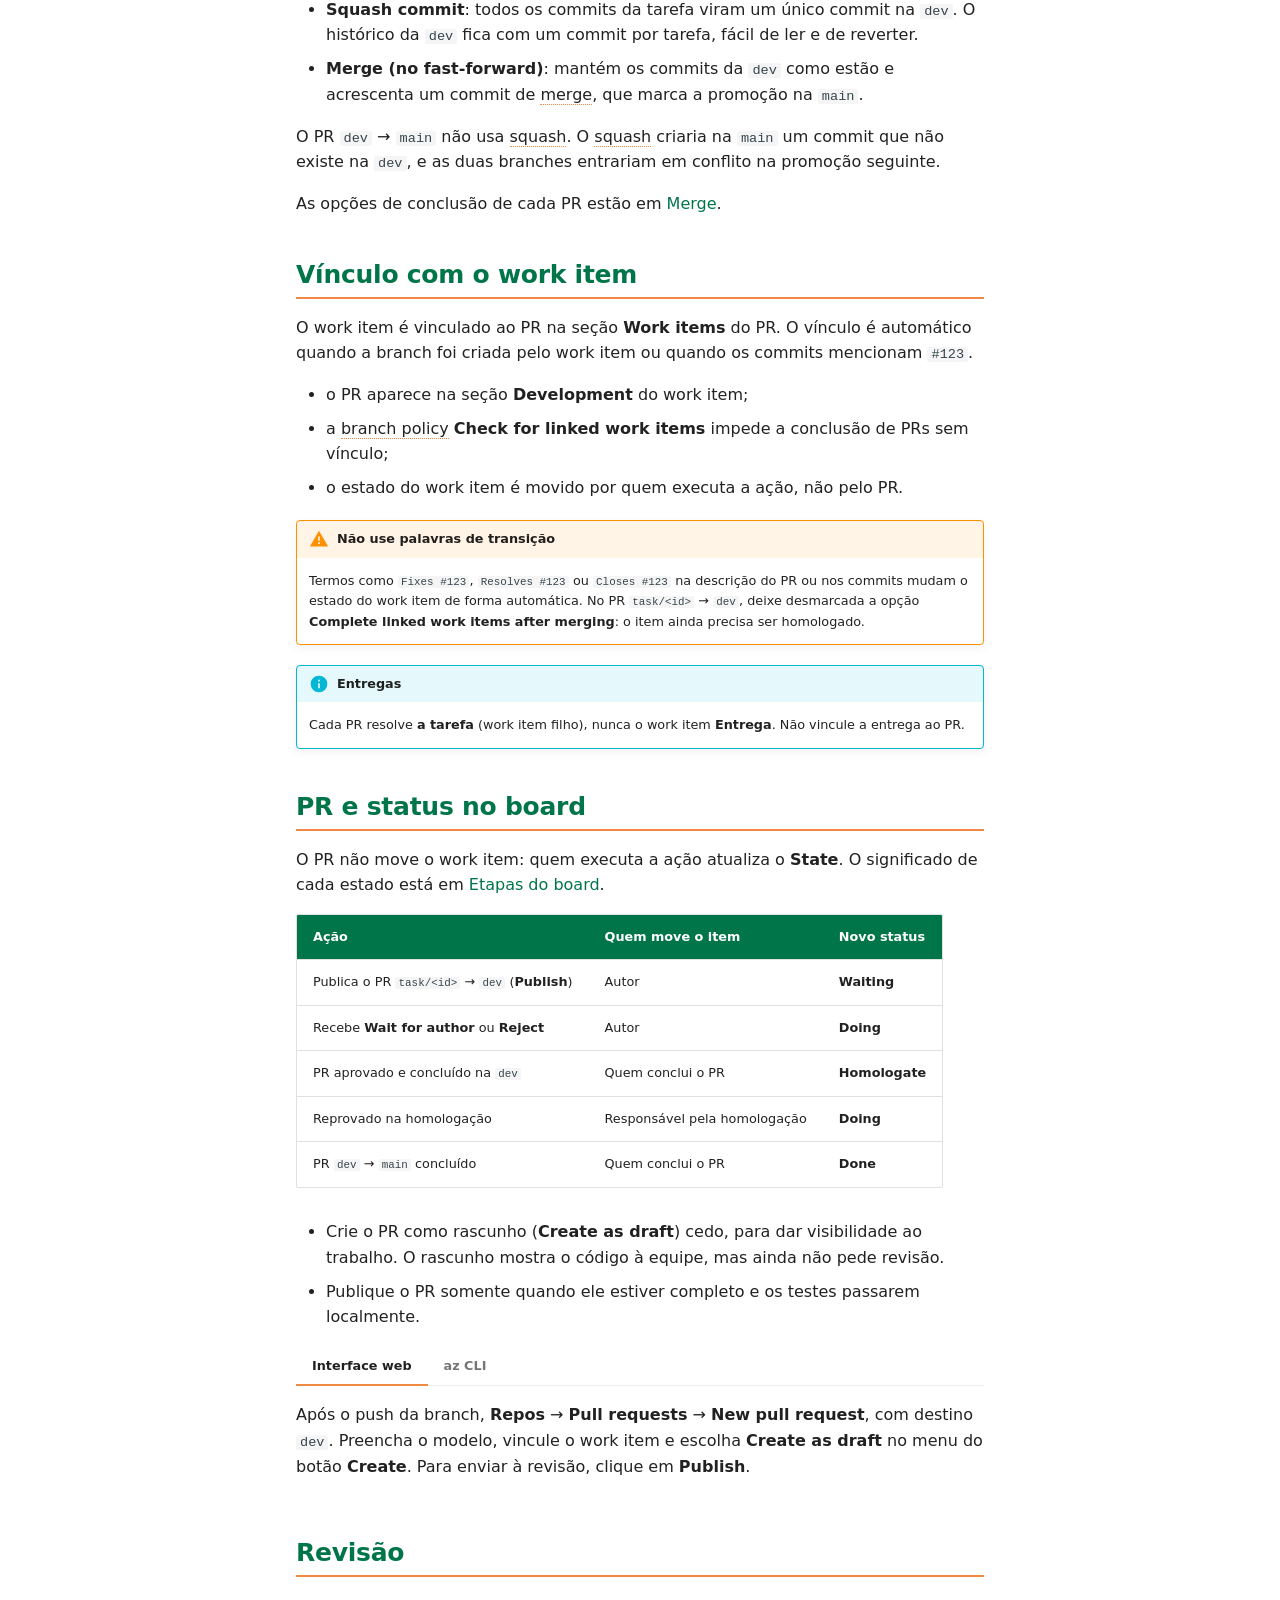
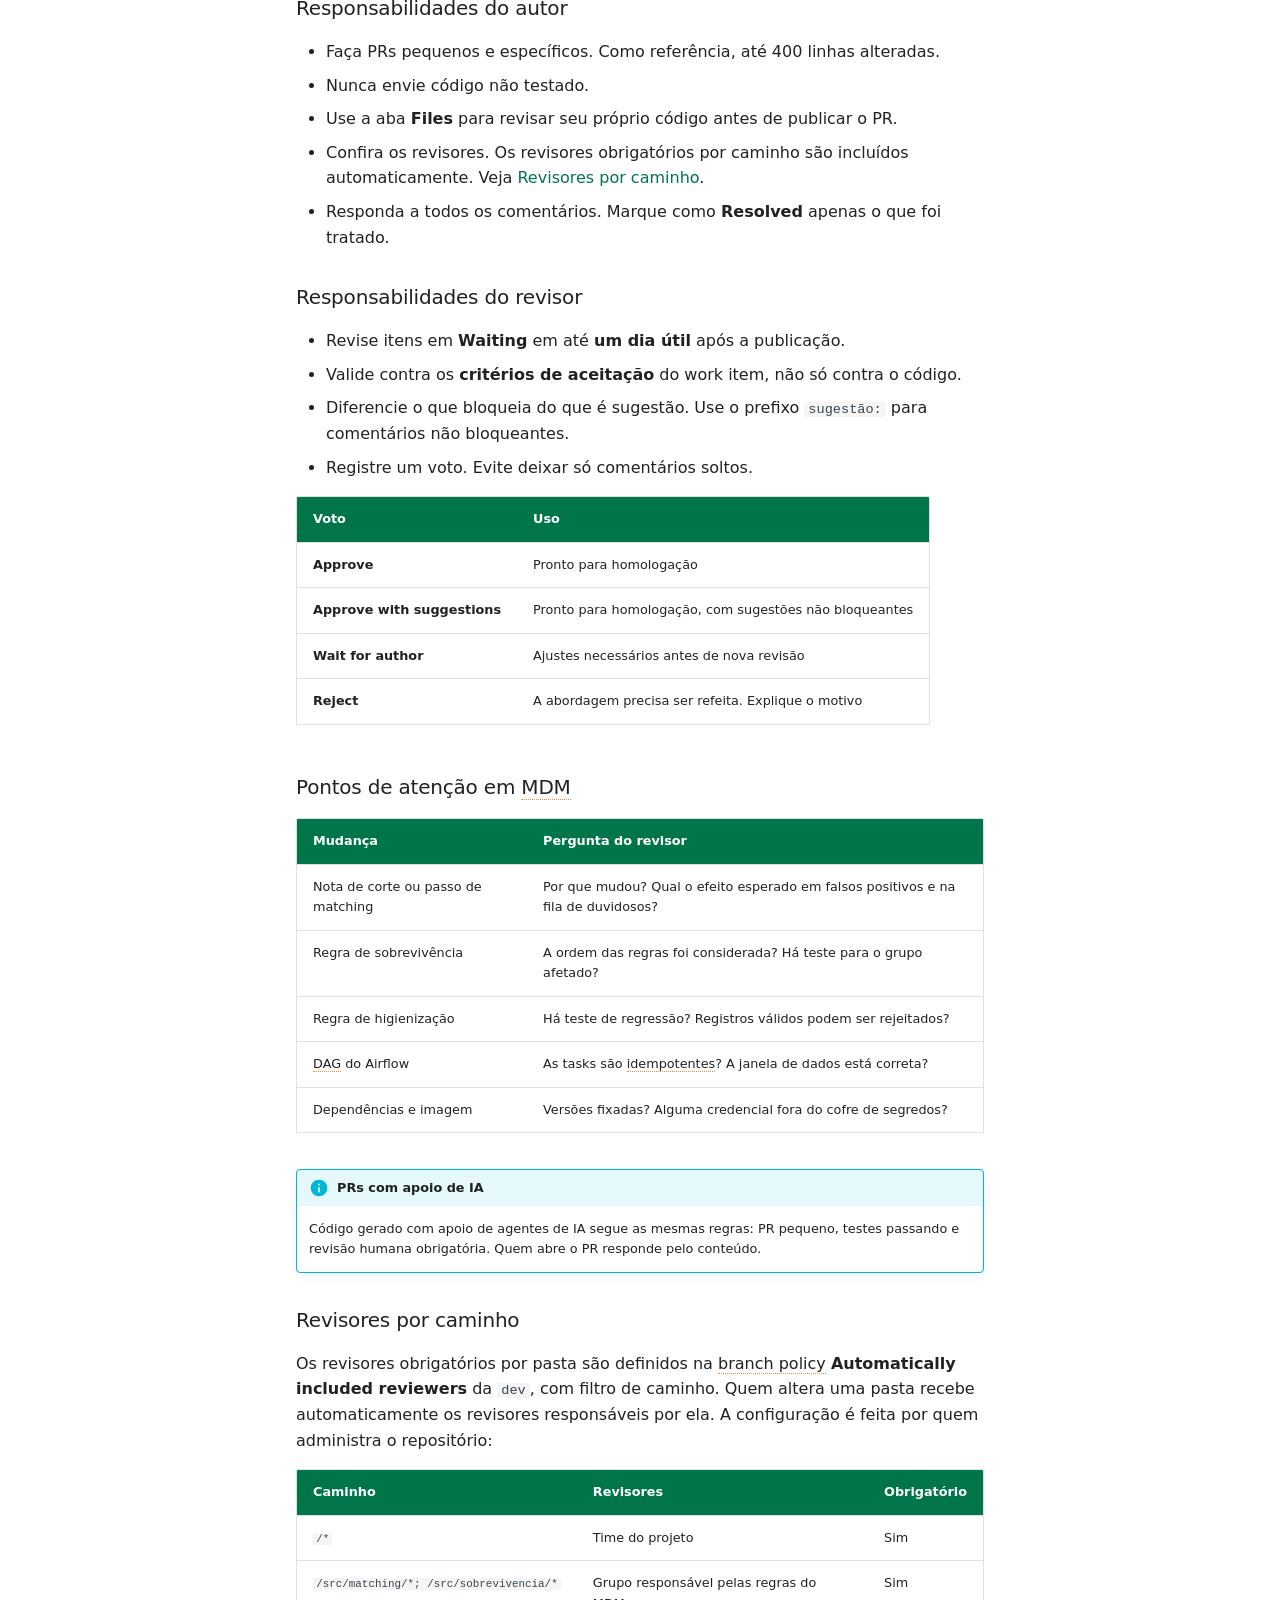
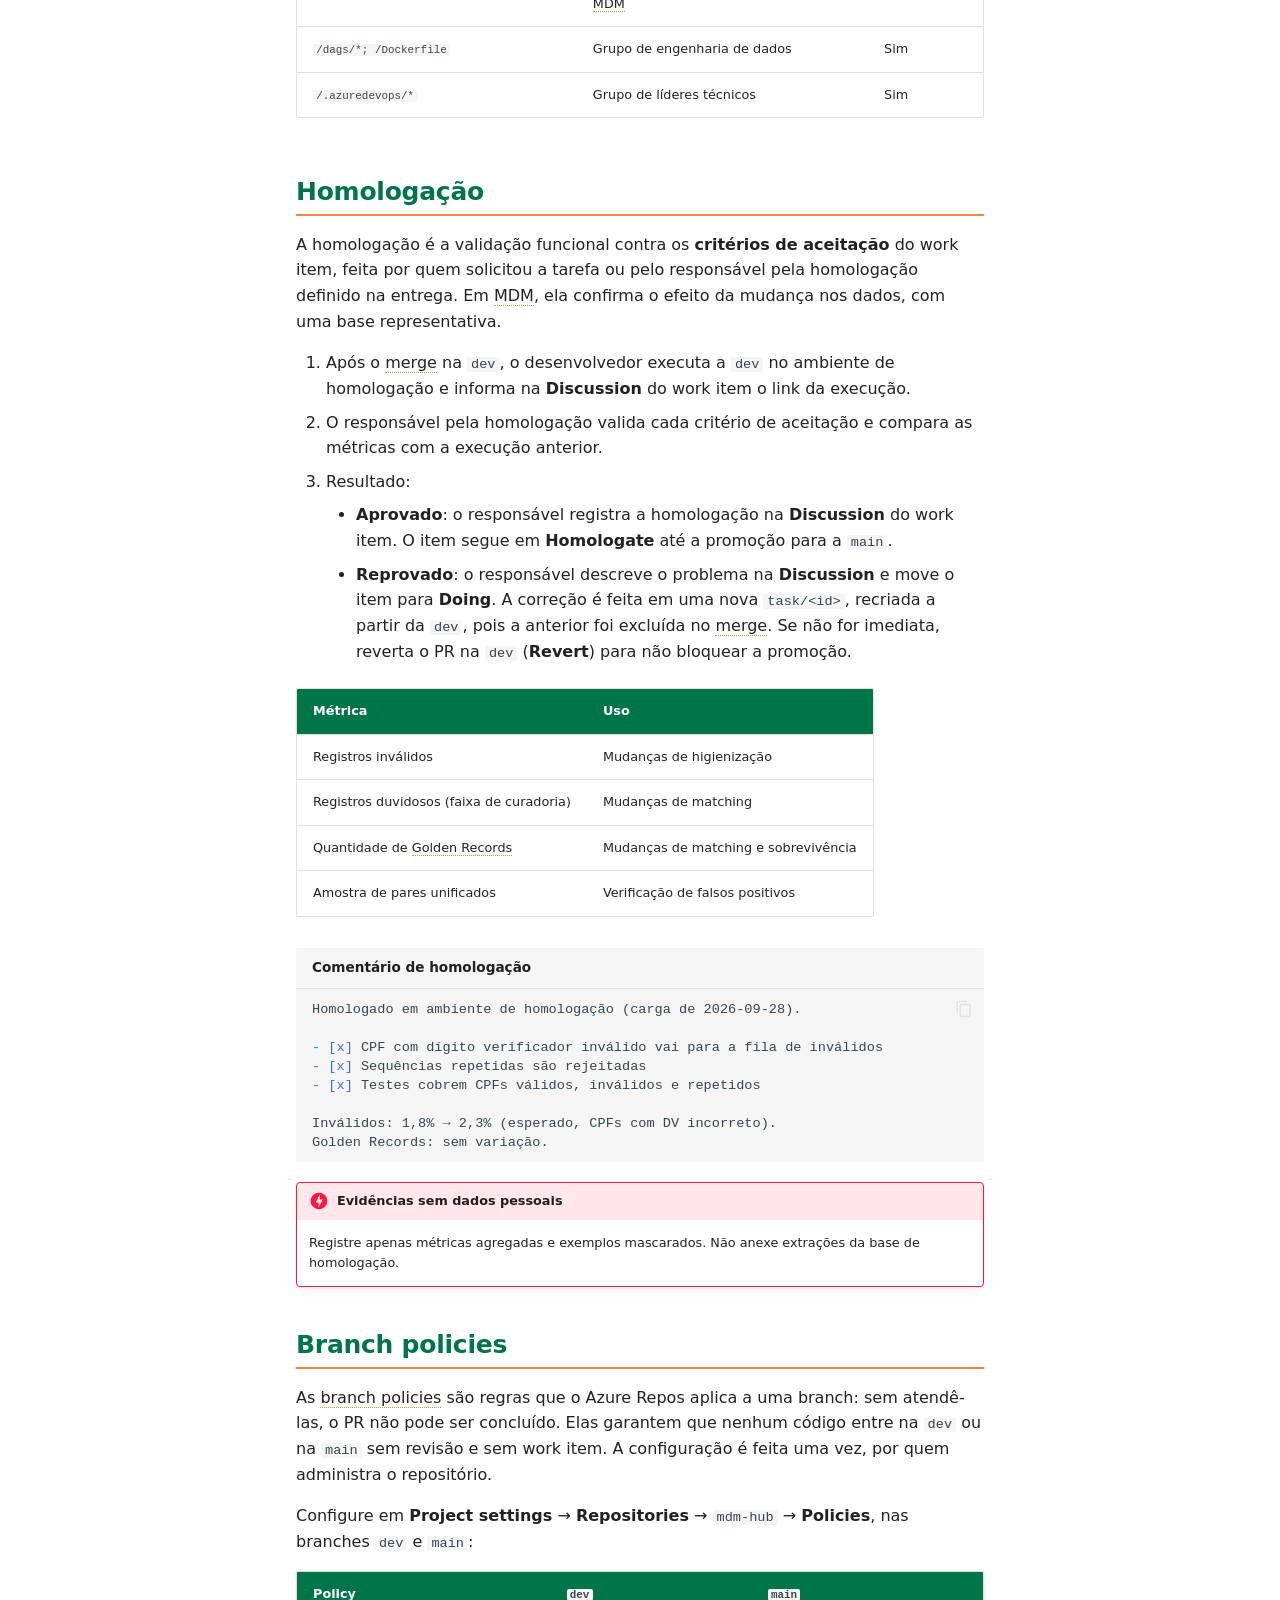
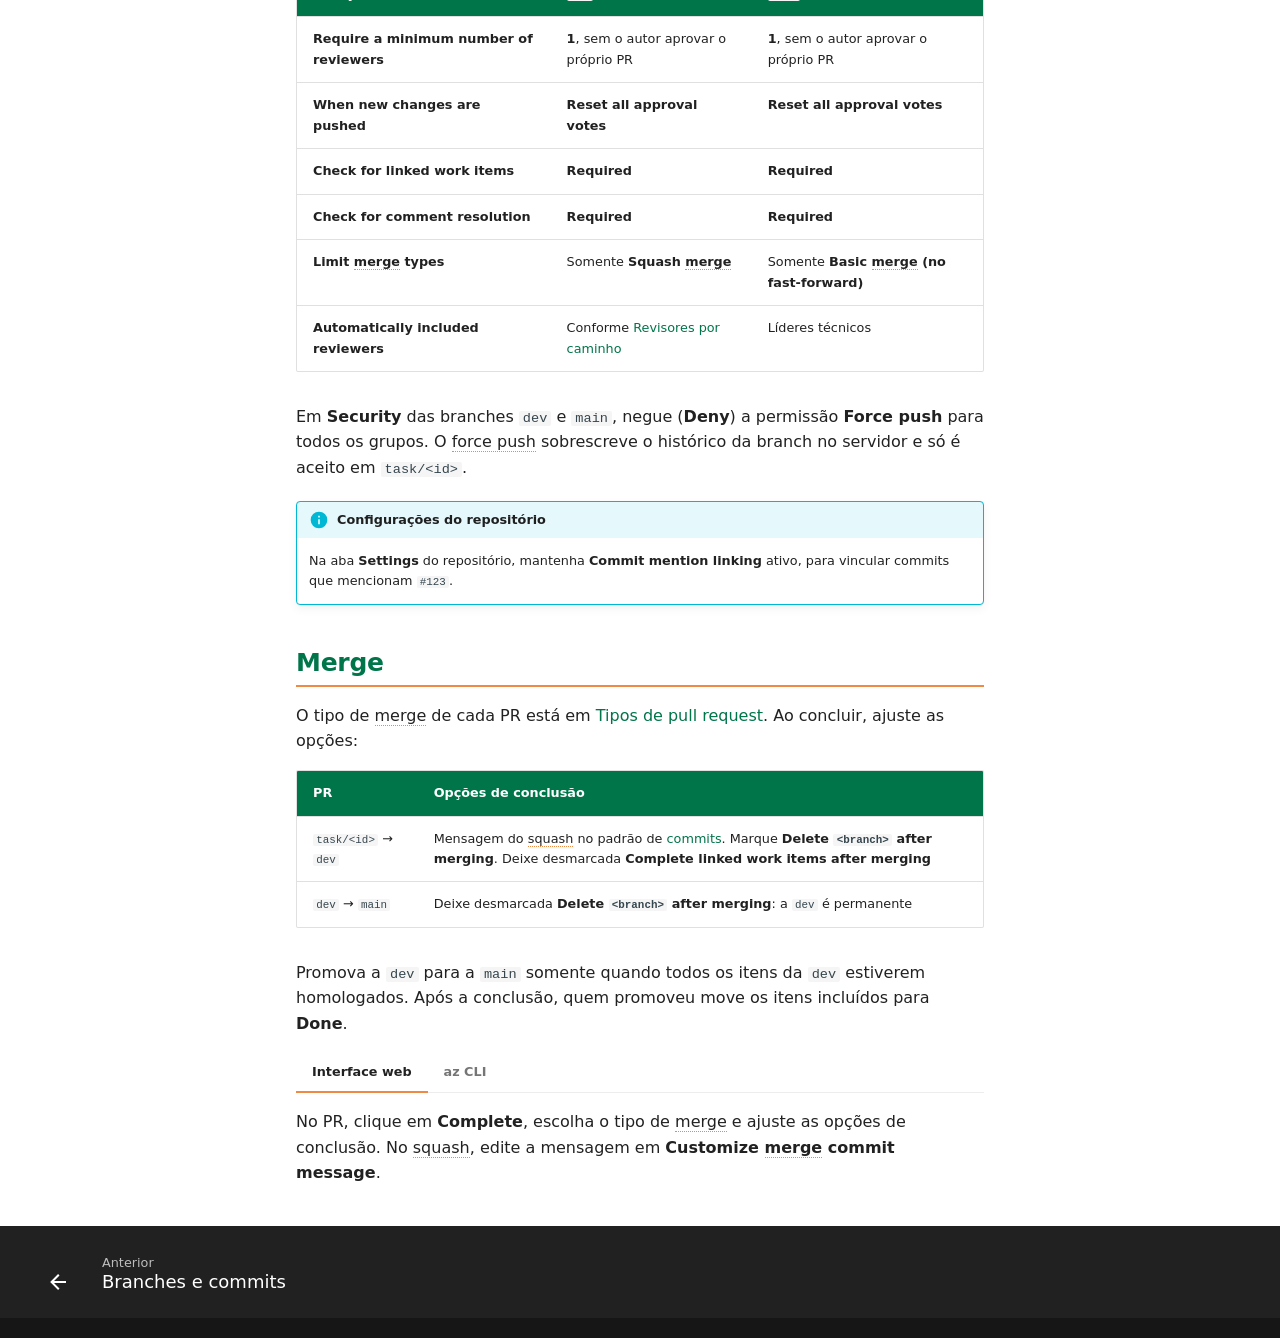
<file: azure-devops/pull-requests/index.html>
<!doctype html>
<html lang="pt" class="no-js">
  <head>
    
      <meta charset="utf-8">
      <meta name="viewport" content="width=device-width,initial-scale=1">
      
        <meta name="description" content="Padrões corporativos para planejar, executar e entregar a aplicação de MDM com Azure DevOps.">
      
      
      
      
        <link rel="prev" href="../branches-e-commits/">
      
      
      
        
      
      
      <link rel="icon" href="../../assets/favicon.svg">
      <meta name="generator" content="mkdocs-1.6.1, mkdocs-material-9.7.7">
    
    
      
        <title>Pull requests - Guia Azure DevOps</title>
      
    
    
      <link rel="stylesheet" href="../../assets/stylesheets/main.ec1eaa64.min.css">
      
        
        <link rel="stylesheet" href="../../assets/stylesheets/palette.ab4e12ef.min.css">
      
      


    
    
      
    
    
      
    
    
      <link rel="stylesheet" href="../../assets/stylesheets/brand.css">
    
    <script>__md_scope=new URL("../..",location),__md_hash=e=>[...e].reduce(((e,_)=>(e<<5)-e+_.charCodeAt(0)),0),__md_get=(e,_=localStorage,t=__md_scope)=>JSON.parse(_.getItem(t.pathname+"."+e)),__md_set=(e,_,t=localStorage,a=__md_scope)=>{try{t.setItem(a.pathname+"."+e,JSON.stringify(_))}catch(e){}}</script>
    
      

    
    
  </head>
  
  
    
    
      
    
    
    
    
    <body dir="ltr" data-md-color-scheme="default" data-md-color-primary="custom" data-md-color-accent="custom">
  
    
    <input class="md-toggle" data-md-toggle="drawer" type="checkbox" id="__drawer" autocomplete="off">
    <input class="md-toggle" data-md-toggle="search" type="checkbox" id="__search" autocomplete="off">
    <label class="md-overlay" for="__drawer"></label>
    <div data-md-component="skip">
      
        
        <a href="#pull-requests" class="md-skip">
          Ir para o conteúdo
        </a>
      
    </div>
    <div data-md-component="announce">
      
    </div>
    
    
      

<header class="md-header" data-md-component="header">
  <nav class="md-header__inner md-grid" aria-label="Cabeçalho">
    <a href="../.." title="Guia Azure DevOps" class="md-header__button md-logo" aria-label="Guia Azure DevOps" data-md-component="logo">
      
  
  <svg xmlns="http://www.w3.org/2000/svg" viewBox="0 0 24 24"><path d="M19 5v2h-4V5zM9 5v6H5V5zm10 8v6h-4v-6zM9 17v2H5v-2zM21 3h-8v6h8zM11 3H3v10h8zm10 8h-8v10h8zm-10 4H3v6h8z"/></svg>

    </a>
    <label class="md-header__button md-icon" for="__drawer">
      
      <svg xmlns="http://www.w3.org/2000/svg" viewBox="0 0 24 24"><path d="M3 6h18v2H3zm0 5h18v2H3zm0 5h18v2H3z"/></svg>
    </label>
    <div class="md-header__title" data-md-component="header-title">
      <div class="md-header__ellipsis">
        <div class="md-header__topic">
          <span class="md-ellipsis">
            Guia Azure DevOps
          </span>
        </div>
        <div class="md-header__topic" data-md-component="header-topic">
          <span class="md-ellipsis">
            
              Pull requests
            
          </span>
        </div>
      </div>
    </div>
    
      
        <form class="md-header__option" data-md-component="palette">
  
    
    
    
    <input class="md-option" data-md-color-media="" data-md-color-scheme="default" data-md-color-primary="custom" data-md-color-accent="custom"  aria-label="Modo escuro"  type="radio" name="__palette" id="__palette_0">
    
      <label class="md-header__button md-icon" title="Modo escuro" for="__palette_1" hidden>
        <svg xmlns="http://www.w3.org/2000/svg" viewBox="0 0 24 24"><path d="m17.75 4.09-2.53 1.94.91 3.06-2.63-1.81-2.63 1.81.91-3.06-2.53-1.94L12.44 4l1.06-3 1.06 3zm3.5 6.91-1.64 1.25.59 1.98-1.7-1.17-1.7 1.17.59-1.98L15.75 11l2.06-.05L18.5 9l.69 1.95zm-2.28 4.95c.83-.08 1.72 1.1 1.19 1.85-.32.45-.66.87-1.08 1.27C15.17 23 8.84 23 4.94 19.07c-3.91-3.9-3.91-10.24 0-14.14.4-.4.82-.76 1.27-1.08.75-.53 1.93.36 1.85 1.19-.27 2.86.69 5.83 2.89 8.02a9.96 9.96 0 0 0 8.02 2.89m-1.64 2.02a12.08 12.08 0 0 1-7.8-3.47c-2.17-2.19-3.33-5-3.49-7.82-2.81 3.14-2.7 7.96.31 10.98 3.02 3.01 7.84 3.12 10.98.31"/></svg>
      </label>
    
  
    
    
    
    <input class="md-option" data-md-color-media="" data-md-color-scheme="slate" data-md-color-primary="custom" data-md-color-accent="custom"  aria-label="Modo claro"  type="radio" name="__palette" id="__palette_1">
    
      <label class="md-header__button md-icon" title="Modo claro" for="__palette_0" hidden>
        <svg xmlns="http://www.w3.org/2000/svg" viewBox="0 0 24 24"><path d="M12 7a5 5 0 0 1 5 5 5 5 0 0 1-5 5 5 5 0 0 1-5-5 5 5 0 0 1 5-5m0 2a3 3 0 0 0-3 3 3 3 0 0 0 3 3 3 3 0 0 0 3-3 3 3 0 0 0-3-3m0-7 2.39 3.42C13.65 5.15 12.84 5 12 5s-1.65.15-2.39.42zM3.34 7l4.16-.35A7.2 7.2 0 0 0 5.94 8.5c-.44.74-.69 1.5-.83 2.29zm.02 10 1.76-3.77a7.131 7.131 0 0 0 2.38 4.14zM20.65 7l-1.77 3.79a7.02 7.02 0 0 0-2.38-4.15zm-.01 10-4.14.36c.59-.51 1.12-1.14 1.54-1.86.42-.73.69-1.5.83-2.29zM12 22l-2.41-3.44c.74.27 1.55.44 2.41.44.82 0 1.63-.17 2.37-.44z"/></svg>
      </label>
    
  
</form>
      
    
    
      <script>var palette=__md_get("__palette");if(palette&&palette.color){if("(prefers-color-scheme)"===palette.color.media){var media=matchMedia("(prefers-color-scheme: light)"),input=document.querySelector(media.matches?"[data-md-color-media='(prefers-color-scheme: light)']":"[data-md-color-media='(prefers-color-scheme: dark)']");palette.color.media=input.getAttribute("data-md-color-media"),palette.color.scheme=input.getAttribute("data-md-color-scheme"),palette.color.primary=input.getAttribute("data-md-color-primary"),palette.color.accent=input.getAttribute("data-md-color-accent")}for(var[key,value]of Object.entries(palette.color))document.body.setAttribute("data-md-color-"+key,value)}</script>
    
    
    
      
      
        <label class="md-header__button md-icon" for="__search">
          
          <svg xmlns="http://www.w3.org/2000/svg" viewBox="0 0 24 24"><path d="M9.5 3A6.5 6.5 0 0 1 16 9.5c0 1.61-.59 3.09-1.56 4.23l.27.27h.79l5 5-1.5 1.5-5-5v-.79l-.27-.27A6.52 6.52 0 0 1 9.5 16 6.5 6.5 0 0 1 3 9.5 6.5 6.5 0 0 1 9.5 3m0 2C7 5 5 7 5 9.5S7 14 9.5 14 14 12 14 9.5 12 5 9.5 5"/></svg>
        </label>
        <div class="md-search" data-md-component="search" role="dialog">
  <label class="md-search__overlay" for="__search"></label>
  <div class="md-search__inner" role="search">
    <form class="md-search__form" name="search">
      <input type="text" class="md-search__input" name="query" aria-label="Buscar" placeholder="Buscar" autocapitalize="off" autocorrect="off" autocomplete="off" spellcheck="false" data-md-component="search-query" required>
      <label class="md-search__icon md-icon" for="__search">
        
        <svg xmlns="http://www.w3.org/2000/svg" viewBox="0 0 24 24"><path d="M9.5 3A6.5 6.5 0 0 1 16 9.5c0 1.61-.59 3.09-1.56 4.23l.27.27h.79l5 5-1.5 1.5-5-5v-.79l-.27-.27A6.52 6.52 0 0 1 9.5 16 6.5 6.5 0 0 1 3 9.5 6.5 6.5 0 0 1 9.5 3m0 2C7 5 5 7 5 9.5S7 14 9.5 14 14 12 14 9.5 12 5 9.5 5"/></svg>
        
        <svg xmlns="http://www.w3.org/2000/svg" viewBox="0 0 24 24"><path d="M20 11v2H8l5.5 5.5-1.42 1.42L4.16 12l7.92-7.92L13.5 5.5 8 11z"/></svg>
      </label>
      <nav class="md-search__options" aria-label="Pesquisar">
        
          <a href="javascript:void(0)" class="md-search__icon md-icon" title="Compartilhar" aria-label="Compartilhar" data-clipboard data-clipboard-text="" data-md-component="search-share" tabindex="-1">
            
            <svg xmlns="http://www.w3.org/2000/svg" viewBox="0 0 24 24"><path d="M18 16.08c-.76 0-1.44.3-1.96.77L8.91 12.7c.05-.23.09-.46.09-.7s-.04-.47-.09-.7l7.05-4.11c.54.5 1.25.81 2.04.81a3 3 0 0 0 3-3 3 3 0 0 0-3-3 3 3 0 0 0-3 3c0 .24.04.47.09.7L8.04 9.81C7.5 9.31 6.79 9 6 9a3 3 0 0 0-3 3 3 3 0 0 0 3 3c.79 0 1.5-.31 2.04-.81l7.12 4.15c-.05.21-.08.43-.08.66 0 1.61 1.31 2.91 2.92 2.91s2.92-1.3 2.92-2.91A2.92 2.92 0 0 0 18 16.08"/></svg>
          </a>
        
        <button type="reset" class="md-search__icon md-icon" title="Limpar" aria-label="Limpar" tabindex="-1">
          
          <svg xmlns="http://www.w3.org/2000/svg" viewBox="0 0 24 24"><path d="M19 6.41 17.59 5 12 10.59 6.41 5 5 6.41 10.59 12 5 17.59 6.41 19 12 13.41 17.59 19 19 17.59 13.41 12z"/></svg>
        </button>
      </nav>
      
        <div class="md-search__suggest" data-md-component="search-suggest"></div>
      
    </form>
    <div class="md-search__output">
      <div class="md-search__scrollwrap" tabindex="0" data-md-scrollfix>
        <div class="md-search-result" data-md-component="search-result">
          <div class="md-search-result__meta">
            Inicializando a pesquisa
          </div>
          <ol class="md-search-result__list" role="presentation"></ol>
        </div>
      </div>
    </div>
  </div>
</div>
      
    
    
  </nav>
  
</header>
    
    <div class="md-container" data-md-component="container">
      
      
        
          
            
<nav class="md-tabs" aria-label="Abas" data-md-component="tabs">
  <div class="md-grid">
    <ul class="md-tabs__list">
      
        
  
  
  
  
    <li class="md-tabs__item">
      <a href="../.." class="md-tabs__link">
        
  
  
    
  
  Início

      </a>
    </li>
  

      
        
  
  
  
  
    <li class="md-tabs__item">
      <a href="../../fundamentos/" class="md-tabs__link">
        
  
  
    
  
  Fundamentos

      </a>
    </li>
  

      
        
  
  
  
    
  
  
    
    
      <li class="md-tabs__item md-tabs__item--active">
        <a href="../" class="md-tabs__link">
          
  
  
    
  
  Azure DevOps

        </a>
      </li>
    
  

      
    </ul>
  </div>
</nav>
          
        
      
      <main class="md-main" data-md-component="main">
        <div class="md-main__inner md-grid">
          
            
              
              <div class="md-sidebar md-sidebar--primary" data-md-component="sidebar" data-md-type="navigation" >
                <div class="md-sidebar__scrollwrap">
                  <div class="md-sidebar__inner">
                    


  


<nav class="md-nav md-nav--primary md-nav--lifted" aria-label="Navegação" data-md-level="0">
  <label class="md-nav__title" for="__drawer">
    <a href="../.." title="Guia Azure DevOps" class="md-nav__button md-logo" aria-label="Guia Azure DevOps" data-md-component="logo">
      
  
  <svg xmlns="http://www.w3.org/2000/svg" viewBox="0 0 24 24"><path d="M19 5v2h-4V5zM9 5v6H5V5zm10 8v6h-4v-6zM9 17v2H5v-2zM21 3h-8v6h8zM11 3H3v10h8zm10 8h-8v10h8zm-10 4H3v6h8z"/></svg>

    </a>
    Guia Azure DevOps
  </label>
  
  <ul class="md-nav__list" data-md-scrollfix>
    
      
      
  
  
  
  
    <li class="md-nav__item">
      <a href="../.." class="md-nav__link">
        
  
  
  <span class="md-ellipsis">
    
  
    Início
  

    
  </span>
  
  

      </a>
    </li>
  

    
      
      
  
  
  
  
    <li class="md-nav__item">
      <a href="../../fundamentos/" class="md-nav__link">
        
  
  
  <span class="md-ellipsis">
    
  
    Fundamentos
  

    
  </span>
  
  

      </a>
    </li>
  

    
      
      
  
  
    
  
  
  
    
    
      
        
          
        
      
        
      
        
      
        
      
        
      
        
      
    
    
    
      
        
        
      
      
        
      
    
    
    <li class="md-nav__item md-nav__item--active md-nav__item--section md-nav__item--nested">
      
        
        
        <input class="md-nav__toggle md-toggle " type="checkbox" id="__nav_3" checked>
        
          
          <div class="md-nav__link md-nav__container">
            <a href="../" class="md-nav__link ">
              
  
  
  <span class="md-ellipsis">
    
  
    Azure DevOps
  

    
  </span>
  
  

            </a>
            
              
              <label class="md-nav__link " for="__nav_3" id="__nav_3_label" tabindex="">
                <span class="md-nav__icon md-icon"></span>
              </label>
            
          </div>
        
        <nav class="md-nav" data-md-level="1" aria-labelledby="__nav_3_label" aria-expanded="true">
          <label class="md-nav__title" for="__nav_3">
            <span class="md-nav__icon md-icon"></span>
            
  
    Azure DevOps
  

          </label>
          <ul class="md-nav__list" data-md-scrollfix>
            
              
            
              
                
  
  
  
  
    <li class="md-nav__item">
      <a href="../configuracao/" class="md-nav__link">
        
  
  
  <span class="md-ellipsis">
    
  
    Configuração do projeto
  

    
  </span>
  
  

      </a>
    </li>
  

              
            
              
                
  
  
  
  
    <li class="md-nav__item">
      <a href="../entregas/" class="md-nav__link">
        
  
  
  <span class="md-ellipsis">
    
  
    Entregas
  

    
  </span>
  
  

      </a>
    </li>
  

              
            
              
                
  
  
  
  
    <li class="md-nav__item">
      <a href="../work-items/" class="md-nav__link">
        
  
  
  <span class="md-ellipsis">
    
  
    Work items
  

    
  </span>
  
  

      </a>
    </li>
  

              
            
              
                
  
  
  
  
    <li class="md-nav__item">
      <a href="../branches-e-commits/" class="md-nav__link">
        
  
  
  <span class="md-ellipsis">
    
  
    Branches e commits
  

    
  </span>
  
  

      </a>
    </li>
  

              
            
              
                
  
  
    
  
  
  
    <li class="md-nav__item md-nav__item--active">
      
      <input class="md-nav__toggle md-toggle" type="checkbox" id="__toc">
      
      
        
      
      
        <label class="md-nav__link md-nav__link--active" for="__toc">
          
  
  
  <span class="md-ellipsis">
    
  
    Pull requests
  

    
  </span>
  
  

          <span class="md-nav__icon md-icon"></span>
        </label>
      
      <a href="./" class="md-nav__link md-nav__link--active">
        
  
  
  <span class="md-ellipsis">
    
  
    Pull requests
  

    
  </span>
  
  

      </a>
      
        

<nav class="md-nav md-nav--secondary" aria-label="Índice">
  
  
  
    
  
  
    <label class="md-nav__title" for="__toc">
      <span class="md-nav__icon md-icon"></span>
      Índice
    </label>
    <ul class="md-nav__list" data-md-component="toc" data-md-scrollfix>
      
        <li class="md-nav__item">
  <a href="#titulo" class="md-nav__link">
    <span class="md-ellipsis">
      
        Título
      
    </span>
  </a>
  
</li>
      
        <li class="md-nav__item">
  <a href="#descricao" class="md-nav__link">
    <span class="md-ellipsis">
      
        Descrição
      
    </span>
  </a>
  
</li>
      
        <li class="md-nav__item">
  <a href="#tipos-de-pull-request" class="md-nav__link">
    <span class="md-ellipsis">
      
        Tipos de pull request
      
    </span>
  </a>
  
</li>
      
        <li class="md-nav__item">
  <a href="#vinculo-com-o-work-item" class="md-nav__link">
    <span class="md-ellipsis">
      
        Vínculo com o work item
      
    </span>
  </a>
  
</li>
      
        <li class="md-nav__item">
  <a href="#pr-e-status-no-board" class="md-nav__link">
    <span class="md-ellipsis">
      
        PR e status no board
      
    </span>
  </a>
  
</li>
      
        <li class="md-nav__item">
  <a href="#revisao" class="md-nav__link">
    <span class="md-ellipsis">
      
        Revisão
      
    </span>
  </a>
  
    <nav class="md-nav" aria-label="Revisão">
      <ul class="md-nav__list">
        
          <li class="md-nav__item">
  <a href="#responsabilidades-do-autor" class="md-nav__link">
    <span class="md-ellipsis">
      
        Responsabilidades do autor
      
    </span>
  </a>
  
</li>
        
          <li class="md-nav__item">
  <a href="#responsabilidades-do-revisor" class="md-nav__link">
    <span class="md-ellipsis">
      
        Responsabilidades do revisor
      
    </span>
  </a>
  
</li>
        
          <li class="md-nav__item">
  <a href="#pontos-de-atencao-em-mdm" class="md-nav__link">
    <span class="md-ellipsis">
      
        Pontos de atenção em MDM
      
    </span>
  </a>
  
</li>
        
          <li class="md-nav__item">
  <a href="#revisores-por-caminho" class="md-nav__link">
    <span class="md-ellipsis">
      
        Revisores por caminho
      
    </span>
  </a>
  
</li>
        
      </ul>
    </nav>
  
</li>
      
        <li class="md-nav__item">
  <a href="#homologacao" class="md-nav__link">
    <span class="md-ellipsis">
      
        Homologação
      
    </span>
  </a>
  
</li>
      
        <li class="md-nav__item">
  <a href="#branch-policies" class="md-nav__link">
    <span class="md-ellipsis">
      
        Branch policies
      
    </span>
  </a>
  
</li>
      
        <li class="md-nav__item">
  <a href="#merge" class="md-nav__link">
    <span class="md-ellipsis">
      
        Merge
      
    </span>
  </a>
  
</li>
      
    </ul>
  
</nav>
      
    </li>
  

              
            
          </ul>
        </nav>
      
    </li>
  

    
  </ul>
</nav>
                  </div>
                </div>
              </div>
            
            
              
              <div class="md-sidebar md-sidebar--secondary" data-md-component="sidebar" data-md-type="toc" >
                <div class="md-sidebar__scrollwrap">
                  <div class="md-sidebar__inner">
                    

<nav class="md-nav md-nav--secondary" aria-label="Índice">
  
  
  
    
  
  
    <label class="md-nav__title" for="__toc">
      <span class="md-nav__icon md-icon"></span>
      Índice
    </label>
    <ul class="md-nav__list" data-md-component="toc" data-md-scrollfix>
      
        <li class="md-nav__item">
  <a href="#titulo" class="md-nav__link">
    <span class="md-ellipsis">
      
        Título
      
    </span>
  </a>
  
</li>
      
        <li class="md-nav__item">
  <a href="#descricao" class="md-nav__link">
    <span class="md-ellipsis">
      
        Descrição
      
    </span>
  </a>
  
</li>
      
        <li class="md-nav__item">
  <a href="#tipos-de-pull-request" class="md-nav__link">
    <span class="md-ellipsis">
      
        Tipos de pull request
      
    </span>
  </a>
  
</li>
      
        <li class="md-nav__item">
  <a href="#vinculo-com-o-work-item" class="md-nav__link">
    <span class="md-ellipsis">
      
        Vínculo com o work item
      
    </span>
  </a>
  
</li>
      
        <li class="md-nav__item">
  <a href="#pr-e-status-no-board" class="md-nav__link">
    <span class="md-ellipsis">
      
        PR e status no board
      
    </span>
  </a>
  
</li>
      
        <li class="md-nav__item">
  <a href="#revisao" class="md-nav__link">
    <span class="md-ellipsis">
      
        Revisão
      
    </span>
  </a>
  
    <nav class="md-nav" aria-label="Revisão">
      <ul class="md-nav__list">
        
          <li class="md-nav__item">
  <a href="#responsabilidades-do-autor" class="md-nav__link">
    <span class="md-ellipsis">
      
        Responsabilidades do autor
      
    </span>
  </a>
  
</li>
        
          <li class="md-nav__item">
  <a href="#responsabilidades-do-revisor" class="md-nav__link">
    <span class="md-ellipsis">
      
        Responsabilidades do revisor
      
    </span>
  </a>
  
</li>
        
          <li class="md-nav__item">
  <a href="#pontos-de-atencao-em-mdm" class="md-nav__link">
    <span class="md-ellipsis">
      
        Pontos de atenção em MDM
      
    </span>
  </a>
  
</li>
        
          <li class="md-nav__item">
  <a href="#revisores-por-caminho" class="md-nav__link">
    <span class="md-ellipsis">
      
        Revisores por caminho
      
    </span>
  </a>
  
</li>
        
      </ul>
    </nav>
  
</li>
      
        <li class="md-nav__item">
  <a href="#homologacao" class="md-nav__link">
    <span class="md-ellipsis">
      
        Homologação
      
    </span>
  </a>
  
</li>
      
        <li class="md-nav__item">
  <a href="#branch-policies" class="md-nav__link">
    <span class="md-ellipsis">
      
        Branch policies
      
    </span>
  </a>
  
</li>
      
        <li class="md-nav__item">
  <a href="#merge" class="md-nav__link">
    <span class="md-ellipsis">
      
        Merge
      
    </span>
  </a>
  
</li>
      
    </ul>
  
</nav>
                  </div>
                </div>
              </div>
            
          
          
            <div class="md-content" data-md-component="content">
              
              <article class="md-content__inner md-typeset">
                
                  



<h1 id="pull-requests">Pull requests<a class="headerlink" href="#pull-requests" title="Permanent link">&para;</a></h1>
<p>O pull request (PR) é o pedido para integrar uma branch a outra. É nele que o código é revisado antes de entrar na <code>dev</code> e, depois de homologado, na <code>main</code>. Ele deve estar vinculado ao work item que resolve, bem descrito e pronto para revisão.</p>
<h2 id="titulo">Título<a class="headerlink" href="#titulo" title="Permanent link">&para;</a></h2>
<p>Padrão: <code>[Tipo] Breve descrição da funcionalidade</code></p>
<div class="language-text highlight"><span class="filename">Exemplo</span><pre><span></span><code><a id="__codelineno-0-1" name="__codelineno-0-1" href="#__codelineno-0-1"></a>[Feature] Validar dígito verificador de CPF na higienização
</code></pre></div>
<p>O título do PR normalmente repete o título do work item.</p>
<h2 id="descricao">Descrição<a class="headerlink" href="#descricao" title="Permanent link">&para;</a></h2>
<div class="language-markdown highlight"><span class="filename">.azuredevops/pull_request_template.md</span><pre><span></span><code><a id="__codelineno-1-1" name="__codelineno-1-1" href="#__codelineno-1-1"></a><span class="gu">## O que foi feito?</span>
<a id="__codelineno-1-2" name="__codelineno-1-2" href="#__codelineno-1-2"></a>
<a id="__codelineno-1-3" name="__codelineno-1-3" href="#__codelineno-1-3"></a>Descreva de forma clara e objetiva o que foi desenvolvido ou alterado.
<a id="__codelineno-1-4" name="__codelineno-1-4" href="#__codelineno-1-4"></a>
<a id="__codelineno-1-5" name="__codelineno-1-5" href="#__codelineno-1-5"></a><span class="gu">## Impacto nos dados</span>
<a id="__codelineno-1-6" name="__codelineno-1-6" href="#__codelineno-1-6"></a>
<a id="__codelineno-1-7" name="__codelineno-1-7" href="#__codelineno-1-7"></a>Regras, tabelas ou consumidores afetados. Exige reprocessamento?
<a id="__codelineno-1-8" name="__codelineno-1-8" href="#__codelineno-1-8"></a>Resultado esperado nas métricas (ex.: inválidos, duvidosos, Golden Records).
<a id="__codelineno-1-9" name="__codelineno-1-9" href="#__codelineno-1-9"></a>
<a id="__codelineno-1-10" name="__codelineno-1-10" href="#__codelineno-1-10"></a><span class="gu">## Como testar?</span>
<a id="__codelineno-1-11" name="__codelineno-1-11" href="#__codelineno-1-11"></a>
<a id="__codelineno-1-12" name="__codelineno-1-12" href="#__codelineno-1-12"></a>Passos para reproduzir o funcionamento do PR localmente.
<a id="__codelineno-1-13" name="__codelineno-1-13" href="#__codelineno-1-13"></a>
<a id="__codelineno-1-14" name="__codelineno-1-14" href="#__codelineno-1-14"></a><span class="gu">## Evidências</span>
<a id="__codelineno-1-15" name="__codelineno-1-15" href="#__codelineno-1-15"></a>
<a id="__codelineno-1-16" name="__codelineno-1-16" href="#__codelineno-1-16"></a>Resultados de testes e métricas, com dados sintéticos ou mascarados.
<a id="__codelineno-1-17" name="__codelineno-1-17" href="#__codelineno-1-17"></a>
<a id="__codelineno-1-18" name="__codelineno-1-18" href="#__codelineno-1-18"></a><span class="gu">## Checklist</span>
<a id="__codelineno-1-19" name="__codelineno-1-19" href="#__codelineno-1-19"></a>
<a id="__codelineno-1-20" name="__codelineno-1-20" href="#__codelineno-1-20"></a><span class="k">- [ ]</span> Lint e testes passam localmente (<span class="sb">`uv run task lint`</span> e <span class="sb">`uv run task test`</span>)
<a id="__codelineno-1-21" name="__codelineno-1-21" href="#__codelineno-1-21"></a><span class="k">- [ ]</span> Todo bug corrigido tem teste de regressão
<a id="__codelineno-1-22" name="__codelineno-1-22" href="#__codelineno-1-22"></a><span class="k">- [ ]</span> Funções públicas novas têm docstring e type hints
<a id="__codelineno-1-23" name="__codelineno-1-23" href="#__codelineno-1-23"></a><span class="k">- [ ]</span> Documentação atualizada, se aplicável
<a id="__codelineno-1-24" name="__codelineno-1-24" href="#__codelineno-1-24"></a><span class="k">- [ ]</span> Nenhum dado pessoal real ou credencial no código, testes ou descrição
<a id="__codelineno-1-25" name="__codelineno-1-25" href="#__codelineno-1-25"></a><span class="k">- [ ]</span> PR pequeno e focado em um único work item
<a id="__codelineno-1-26" name="__codelineno-1-26" href="#__codelineno-1-26"></a><span class="k">- [ ]</span> Work item vinculado na seção <span class="gs">**Work items**</span>
</code></pre></div>
<p>Salve o modelo em <code>.azuredevops/pull_request_template.md</code> na <code>dev</code> e na <code>main</code>. Todo PR criado pela interface web já nasce com essa estrutura.</p>
<h2 id="tipos-de-pull-request">Tipos de pull request<a class="headerlink" href="#tipos-de-pull-request" title="Permanent link">&para;</a></h2>
<table>
<thead>
<tr>
<th style="text-align: left;">PR</th>
<th style="text-align: left;">Quando</th>
<th style="text-align: left;">Revisão</th>
<th style="text-align: left;">Tipo de <abbr title="Integração do conteúdo de uma branch em outra">merge</abbr></th>
</tr>
</thead>
<tbody>
<tr>
<td style="text-align: left;"><code>task/&lt;id&gt;</code> → <code>dev</code></td>
<td style="text-align: left;">A tarefa está pronta para <abbr title="Revisão do código por outra pessoa antes da integração">code review</abbr></td>
<td style="text-align: left;">Code review do work item</td>
<td style="text-align: left;"><strong>Squash commit</strong></td>
</tr>
<tr>
<td style="text-align: left;"><code>dev</code> → <code>main</code></td>
<td style="text-align: left;">Os itens da <code>dev</code> estão homologados</td>
<td style="text-align: left;">Conferência dos itens incluídos</td>
<td style="text-align: left;"><strong>Merge (no fast-forward)</strong></td>
</tr>
</tbody>
</table>
<ul>
<li><strong>Squash commit</strong>: todos os commits da tarefa viram um único commit na <code>dev</code>. O histórico da <code>dev</code> fica com um commit por tarefa, fácil de ler e de reverter.</li>
<li><strong>Merge (no fast-forward)</strong>: mantém os commits da <code>dev</code> como estão e acrescenta um commit de <abbr title="Integração do conteúdo de uma branch em outra">merge</abbr>, que marca a promoção na <code>main</code>.</li>
</ul>
<p>O PR <code>dev</code> → <code>main</code> não usa <abbr title="Junta todos os commits de uma branch em um único commit no destino">squash</abbr>. O <abbr title="Junta todos os commits de uma branch em um único commit no destino">squash</abbr> criaria na <code>main</code> um commit que não existe na <code>dev</code>, e as duas branches entrariam em conflito na promoção seguinte.</p>
<p>As opções de conclusão de cada PR estão em <a href="#merge">Merge</a>.</p>
<h2 id="vinculo-com-o-work-item">Vínculo com o work item<a class="headerlink" href="#vinculo-com-o-work-item" title="Permanent link">&para;</a></h2>
<p>O work item é vinculado ao PR na seção <strong>Work items</strong> do PR. O vínculo é automático quando a branch foi criada pelo work item ou quando os commits mencionam <code>#123</code>.</p>
<ul>
<li>o PR aparece na seção <strong>Development</strong> do work item;</li>
<li>a <abbr title="Regra que o Azure Repos exige para aceitar mudanças em uma branch">branch policy</abbr> <strong>Check for linked work items</strong> impede a conclusão de PRs sem vínculo;</li>
<li>o estado do work item é movido por quem executa a ação, não pelo PR.</li>
</ul>
<div class="admonition warning">
<p class="admonition-title">Não use palavras de transição</p>
<p>Termos como <code>Fixes #123</code>, <code>Resolves #123</code> ou <code>Closes #123</code> na descrição do PR ou nos commits mudam o estado do work item de forma automática. No PR <code>task/&lt;id&gt;</code> → <code>dev</code>, deixe desmarcada a opção <strong>Complete linked work items after merging</strong>: o item ainda precisa ser homologado.</p>
</div>
<div class="admonition info">
<p class="admonition-title">Entregas</p>
<p>Cada PR resolve <strong>a tarefa</strong> (work item filho), nunca o work item <strong>Entrega</strong>. Não vincule a entrega ao PR.</p>
</div>
<h2 id="pr-e-status-no-board">PR e status no board<a class="headerlink" href="#pr-e-status-no-board" title="Permanent link">&para;</a></h2>
<p>O PR não move o work item: quem executa a ação atualiza o <strong>State</strong>. O significado de cada estado está em <a href="../#etapas-do-board">Etapas do board</a>.</p>
<table>
<thead>
<tr>
<th style="text-align: left;">Ação</th>
<th style="text-align: left;">Quem move o item</th>
<th style="text-align: left;">Novo status</th>
</tr>
</thead>
<tbody>
<tr>
<td style="text-align: left;">Publica o PR <code>task/&lt;id&gt;</code> → <code>dev</code> (<strong>Publish</strong>)</td>
<td style="text-align: left;">Autor</td>
<td style="text-align: left;"><strong>Waiting</strong></td>
</tr>
<tr>
<td style="text-align: left;">Recebe <strong>Wait for author</strong> ou <strong>Reject</strong></td>
<td style="text-align: left;">Autor</td>
<td style="text-align: left;"><strong>Doing</strong></td>
</tr>
<tr>
<td style="text-align: left;">PR aprovado e concluído na <code>dev</code></td>
<td style="text-align: left;">Quem conclui o PR</td>
<td style="text-align: left;"><strong>Homologate</strong></td>
</tr>
<tr>
<td style="text-align: left;">Reprovado na homologação</td>
<td style="text-align: left;">Responsável pela homologação</td>
<td style="text-align: left;"><strong>Doing</strong></td>
</tr>
<tr>
<td style="text-align: left;">PR <code>dev</code> → <code>main</code> concluído</td>
<td style="text-align: left;">Quem conclui o PR</td>
<td style="text-align: left;"><strong>Done</strong></td>
</tr>
</tbody>
</table>
<ul>
<li>Crie o PR como rascunho (<strong>Create as draft</strong>) cedo, para dar visibilidade ao trabalho. O rascunho mostra o código à equipe, mas ainda não pede revisão.</li>
<li>Publique o PR somente quando ele estiver completo e os testes passarem localmente.</li>
</ul>
<div class="tabbed-set tabbed-alternate" data-tabs="1:2"><input checked="checked" id="__tabbed_1_1" name="__tabbed_1" type="radio" /><input id="__tabbed_1_2" name="__tabbed_1" type="radio" /><div class="tabbed-labels"><label for="__tabbed_1_1">Interface web</label><label for="__tabbed_1_2">az CLI</label></div>
<div class="tabbed-content">
<div class="tabbed-block">
<p>Após o push da branch, <strong>Repos</strong> → <strong>Pull requests</strong> → <strong>New pull request</strong>, com destino <code>dev</code>. Preencha o modelo, vincule o work item e escolha <strong>Create as draft</strong> no menu do botão <strong>Create</strong>. Para enviar à revisão, clique em <strong>Publish</strong>.</p>
</div>
<div class="tabbed-block">
<div class="language-bash highlight"><span class="filename">PR em rascunho e revisão</span><pre><span></span><code><a id="__codelineno-2-1" name="__codelineno-2-1" href="#__codelineno-2-1"></a>az<span class="w"> </span>repos<span class="w"> </span>pr<span class="w"> </span>create<span class="w"> </span>--draft<span class="w"> </span><span class="se">\</span>
<a id="__codelineno-2-2" name="__codelineno-2-2" href="#__codelineno-2-2"></a><span class="w">  </span>--repository<span class="w"> </span>mdm-hub<span class="w"> </span><span class="se">\</span>
<a id="__codelineno-2-3" name="__codelineno-2-3" href="#__codelineno-2-3"></a><span class="w">  </span>--source-branch<span class="w"> </span>task/123<span class="w"> </span><span class="se">\</span>
<a id="__codelineno-2-4" name="__codelineno-2-4" href="#__codelineno-2-4"></a><span class="w">  </span>--target-branch<span class="w"> </span>dev<span class="w"> </span><span class="se">\</span>
<a id="__codelineno-2-5" name="__codelineno-2-5" href="#__codelineno-2-5"></a><span class="w">  </span>--title<span class="w"> </span><span class="s2">"[Feature] Validar dígito verificador de CPF na higienização"</span><span class="w"> </span><span class="se">\</span>
<a id="__codelineno-2-6" name="__codelineno-2-6" href="#__codelineno-2-6"></a><span class="w">  </span>--description<span class="w"> </span><span class="s2">"</span><span class="k">$(</span>cat<span class="w"> </span>descricao-pr.md<span class="k">)</span><span class="s2">"</span><span class="w"> </span><span class="se">\</span>
<a id="__codelineno-2-7" name="__codelineno-2-7" href="#__codelineno-2-7"></a><span class="w">  </span>--work-items<span class="w"> </span><span class="m">123</span><span class="w">                       </span><span class="c1"># (1)!</span>
<a id="__codelineno-2-8" name="__codelineno-2-8" href="#__codelineno-2-8"></a>az<span class="w"> </span>repos<span class="w"> </span>pr<span class="w"> </span>update<span class="w"> </span>--id<span class="w"> </span><span class="m">456</span><span class="w"> </span>--draft<span class="w"> </span><span class="nb">false</span><span class="w">   </span><span class="c1"># (2)!</span>
</code></pre></div>
<ol>
<li>Vincula o work item <code>#123</code> ao PR.</li>
<li>Publica o PR para revisão. O ID do PR é retornado pelo comando anterior.</li>
</ol>
</div>
</div>
</div>
<h2 id="revisao">Revisão<a class="headerlink" href="#revisao" title="Permanent link">&para;</a></h2>
<h3 id="responsabilidades-do-autor">Responsabilidades do autor<a class="headerlink" href="#responsabilidades-do-autor" title="Permanent link">&para;</a></h3>
<ul>
<li>Faça PRs pequenos e específicos. Como referência, até 400 linhas alteradas.</li>
<li>Nunca envie código não testado.</li>
<li>Use a aba <strong>Files</strong> para revisar seu próprio código antes de publicar o PR.</li>
<li>Confira os revisores. Os revisores obrigatórios por caminho são incluídos automaticamente. Veja <a href="#revisores-por-caminho">Revisores por caminho</a>.</li>
<li>Responda a todos os comentários. Marque como <strong>Resolved</strong> apenas o que foi tratado.</li>
</ul>
<h3 id="responsabilidades-do-revisor">Responsabilidades do revisor<a class="headerlink" href="#responsabilidades-do-revisor" title="Permanent link">&para;</a></h3>
<ul>
<li>Revise itens em <strong>Waiting</strong> em até <strong>um dia útil</strong> após a publicação.</li>
<li>Valide contra os <strong>critérios de aceitação</strong> do work item, não só contra o código.</li>
<li>Diferencie o que bloqueia do que é sugestão. Use o prefixo <code>sugestão:</code> para comentários não bloqueantes.</li>
<li>Registre um voto. Evite deixar só comentários soltos.</li>
</ul>
<table>
<thead>
<tr>
<th style="text-align: left;">Voto</th>
<th style="text-align: left;">Uso</th>
</tr>
</thead>
<tbody>
<tr>
<td style="text-align: left;"><strong>Approve</strong></td>
<td style="text-align: left;">Pronto para homologação</td>
</tr>
<tr>
<td style="text-align: left;"><strong>Approve with suggestions</strong></td>
<td style="text-align: left;">Pronto para homologação, com sugestões não bloqueantes</td>
</tr>
<tr>
<td style="text-align: left;"><strong>Wait for author</strong></td>
<td style="text-align: left;">Ajustes necessários antes de nova revisão</td>
</tr>
<tr>
<td style="text-align: left;"><strong>Reject</strong></td>
<td style="text-align: left;">A abordagem precisa ser refeita. Explique o motivo</td>
</tr>
</tbody>
</table>
<h3 id="pontos-de-atencao-em-mdm">Pontos de atenção em <abbr title="Master Data Management: gestão dos dados mestres (cadastros únicos e confiáveis)">MDM</abbr><a class="headerlink" href="#pontos-de-atencao-em-mdm" title="Permanent link">&para;</a></h3>
<table>
<thead>
<tr>
<th style="text-align: left;">Mudança</th>
<th style="text-align: left;">Pergunta do revisor</th>
</tr>
</thead>
<tbody>
<tr>
<td style="text-align: left;">Nota de corte ou passo de matching</td>
<td style="text-align: left;">Por que mudou? Qual o efeito esperado em falsos positivos e na fila de duvidosos?</td>
</tr>
<tr>
<td style="text-align: left;">Regra de sobrevivência</td>
<td style="text-align: left;">A ordem das regras foi considerada? Há teste para o grupo afetado?</td>
</tr>
<tr>
<td style="text-align: left;">Regra de higienização</td>
<td style="text-align: left;">Há teste de regressão? Registros válidos podem ser rejeitados?</td>
</tr>
<tr>
<td style="text-align: left;"><abbr title="Fluxo de tarefas do Airflow, com a ordem e o agendamento de execução">DAG</abbr> do Airflow</td>
<td style="text-align: left;">As tasks são <abbr title="Que podem ser executadas mais de uma vez sem alterar o resultado">idempotentes</abbr>? A janela de dados está correta?</td>
</tr>
<tr>
<td style="text-align: left;">Dependências e imagem</td>
<td style="text-align: left;">Versões fixadas? Alguma credencial fora do cofre de segredos?</td>
</tr>
</tbody>
</table>
<div class="admonition info">
<p class="admonition-title">PRs com apoio de IA</p>
<p>Código gerado com apoio de agentes de IA segue as mesmas regras: PR pequeno, testes passando e revisão humana obrigatória. Quem abre o PR responde pelo conteúdo.</p>
</div>
<h3 id="revisores-por-caminho">Revisores por caminho<a class="headerlink" href="#revisores-por-caminho" title="Permanent link">&para;</a></h3>
<p>Os revisores obrigatórios por pasta são definidos na <abbr title="Regra que o Azure Repos exige para aceitar mudanças em uma branch">branch policy</abbr> <strong>Automatically included reviewers</strong> da <code>dev</code>, com filtro de caminho. Quem altera uma pasta recebe automaticamente os revisores responsáveis por ela. A configuração é feita por quem administra o repositório:</p>
<table>
<thead>
<tr>
<th style="text-align: left;">Caminho</th>
<th style="text-align: left;">Revisores</th>
<th style="text-align: left;">Obrigatório</th>
</tr>
</thead>
<tbody>
<tr>
<td style="text-align: left;"><code>/*</code></td>
<td style="text-align: left;">Time do projeto</td>
<td style="text-align: left;">Sim</td>
</tr>
<tr>
<td style="text-align: left;"><code>/src/matching/*; /src/sobrevivencia/*</code></td>
<td style="text-align: left;">Grupo responsável pelas regras do <abbr title="Master Data Management: gestão dos dados mestres (cadastros únicos e confiáveis)">MDM</abbr></td>
<td style="text-align: left;">Sim</td>
</tr>
<tr>
<td style="text-align: left;"><code>/dags/*; /Dockerfile</code></td>
<td style="text-align: left;">Grupo de engenharia de dados</td>
<td style="text-align: left;">Sim</td>
</tr>
<tr>
<td style="text-align: left;"><code>/.azuredevops/*</code></td>
<td style="text-align: left;">Grupo de líderes técnicos</td>
<td style="text-align: left;">Sim</td>
</tr>
</tbody>
</table>
<h2 id="homologacao">Homologação<a class="headerlink" href="#homologacao" title="Permanent link">&para;</a></h2>
<p>A homologação é a validação funcional contra os <strong>critérios de aceitação</strong> do work item, feita por quem solicitou a tarefa ou pelo responsável pela homologação definido na entrega. Em <abbr title="Master Data Management: gestão dos dados mestres (cadastros únicos e confiáveis)">MDM</abbr>, ela confirma o efeito da mudança nos dados, com uma base representativa.</p>
<ol>
<li>Após o <abbr title="Integração do conteúdo de uma branch em outra">merge</abbr> na <code>dev</code>, o desenvolvedor executa a <code>dev</code> no ambiente de homologação e informa na <strong>Discussion</strong> do work item o link da execução.</li>
<li>O responsável pela homologação valida cada critério de aceitação e compara as métricas com a execução anterior.</li>
<li>Resultado:<ul>
<li><strong>Aprovado</strong>: o responsável registra a homologação na <strong>Discussion</strong> do work item. O item segue em <strong>Homologate</strong> até a promoção para a <code>main</code>.</li>
<li><strong>Reprovado</strong>: o responsável descreve o problema na <strong>Discussion</strong> e move o item para <strong>Doing</strong>. A correção é feita em uma nova <code>task/&lt;id&gt;</code>, recriada a partir da <code>dev</code>, pois a anterior foi excluída no <abbr title="Integração do conteúdo de uma branch em outra">merge</abbr>. Se não for imediata, reverta o PR na <code>dev</code> (<strong>Revert</strong>) para não bloquear a promoção.</li>
</ul>
</li>
</ol>
<table>
<thead>
<tr>
<th style="text-align: left;">Métrica</th>
<th style="text-align: left;">Uso</th>
</tr>
</thead>
<tbody>
<tr>
<td style="text-align: left;">Registros inválidos</td>
<td style="text-align: left;">Mudanças de higienização</td>
</tr>
<tr>
<td style="text-align: left;">Registros duvidosos (faixa de curadoria)</td>
<td style="text-align: left;">Mudanças de matching</td>
</tr>
<tr>
<td style="text-align: left;">Quantidade de <abbr title="Registros únicos e consolidados, resultado do matching e da sobrevivência">Golden Records</abbr></td>
<td style="text-align: left;">Mudanças de matching e sobrevivência</td>
</tr>
<tr>
<td style="text-align: left;">Amostra de pares unificados</td>
<td style="text-align: left;">Verificação de falsos positivos</td>
</tr>
</tbody>
</table>
<div class="language-markdown highlight"><span class="filename">Comentário de homologação</span><pre><span></span><code><a id="__codelineno-3-1" name="__codelineno-3-1" href="#__codelineno-3-1"></a>Homologado em ambiente de homologação (carga de 2026-09-28).
<a id="__codelineno-3-2" name="__codelineno-3-2" href="#__codelineno-3-2"></a>
<a id="__codelineno-3-3" name="__codelineno-3-3" href="#__codelineno-3-3"></a><span class="k">- [x]</span> CPF com dígito verificador inválido vai para a fila de inválidos
<a id="__codelineno-3-4" name="__codelineno-3-4" href="#__codelineno-3-4"></a><span class="k">- [x]</span> Sequências repetidas são rejeitadas
<a id="__codelineno-3-5" name="__codelineno-3-5" href="#__codelineno-3-5"></a><span class="k">- [x]</span> Testes cobrem CPFs válidos, inválidos e repetidos
<a id="__codelineno-3-6" name="__codelineno-3-6" href="#__codelineno-3-6"></a>
<a id="__codelineno-3-7" name="__codelineno-3-7" href="#__codelineno-3-7"></a>Inválidos: 1,8% → 2,3% (esperado, CPFs com DV incorreto).
<a id="__codelineno-3-8" name="__codelineno-3-8" href="#__codelineno-3-8"></a>Golden Records: sem variação.
</code></pre></div>
<div class="admonition danger">
<p class="admonition-title">Evidências sem dados pessoais</p>
<p>Registre apenas métricas agregadas e exemplos mascarados. Não anexe extrações da base de homologação.</p>
</div>
<h2 id="branch-policies">Branch policies<a class="headerlink" href="#branch-policies" title="Permanent link">&para;</a></h2>
<p>As <abbr title="Regras que o Azure Repos exige para aceitar mudanças em uma branch">branch policies</abbr> são regras que o Azure Repos aplica a uma branch: sem atendê-las, o PR não pode ser concluído. Elas garantem que nenhum código entre na <code>dev</code> ou na <code>main</code> sem revisão e sem work item. A configuração é feita uma vez, por quem administra o repositório.</p>
<p>Configure em <strong>Project settings</strong> → <strong>Repositories</strong> → <code>mdm-hub</code> → <strong>Policies</strong>, nas branches <code>dev</code> e <code>main</code>:</p>
<table>
<thead>
<tr>
<th style="text-align: left;">Policy</th>
<th style="text-align: left;"><code>dev</code></th>
<th style="text-align: left;"><code>main</code></th>
</tr>
</thead>
<tbody>
<tr>
<td style="text-align: left;"><strong>Require a minimum number of reviewers</strong></td>
<td style="text-align: left;"><strong>1</strong>, sem o autor aprovar o próprio PR</td>
<td style="text-align: left;"><strong>1</strong>, sem o autor aprovar o próprio PR</td>
</tr>
<tr>
<td style="text-align: left;"><strong>When new changes are pushed</strong></td>
<td style="text-align: left;"><strong>Reset all approval votes</strong></td>
<td style="text-align: left;"><strong>Reset all approval votes</strong></td>
</tr>
<tr>
<td style="text-align: left;"><strong>Check for linked work items</strong></td>
<td style="text-align: left;"><strong>Required</strong></td>
<td style="text-align: left;"><strong>Required</strong></td>
</tr>
<tr>
<td style="text-align: left;"><strong>Check for comment resolution</strong></td>
<td style="text-align: left;"><strong>Required</strong></td>
<td style="text-align: left;"><strong>Required</strong></td>
</tr>
<tr>
<td style="text-align: left;"><strong>Limit <abbr title="Integração do conteúdo de uma branch em outra">merge</abbr> types</strong></td>
<td style="text-align: left;">Somente <strong>Squash <abbr title="Integração do conteúdo de uma branch em outra">merge</abbr></strong></td>
<td style="text-align: left;">Somente <strong>Basic <abbr title="Integração do conteúdo de uma branch em outra">merge</abbr> (no fast-forward)</strong></td>
</tr>
<tr>
<td style="text-align: left;"><strong>Automatically included reviewers</strong></td>
<td style="text-align: left;">Conforme <a href="#revisores-por-caminho">Revisores por caminho</a></td>
<td style="text-align: left;">Líderes técnicos</td>
</tr>
</tbody>
</table>
<p>Em <strong>Security</strong> das branches <code>dev</code> e <code>main</code>, negue (<strong>Deny</strong>) a permissão <strong>Force push</strong> para todos os grupos. O <abbr title="Envio que sobrescreve o histórico da branch no servidor">force push</abbr> sobrescreve o histórico da branch no servidor e só é aceito em <code>task/&lt;id&gt;</code>.</p>
<div class="admonition info">
<p class="admonition-title">Configurações do repositório</p>
<p>Na aba <strong>Settings</strong> do repositório, mantenha <strong>Commit mention linking</strong> ativo, para vincular commits que mencionam <code>#123</code>.</p>
</div>
<h2 id="merge">Merge<a class="headerlink" href="#merge" title="Permanent link">&para;</a></h2>
<p>O tipo de <abbr title="Integração do conteúdo de uma branch em outra">merge</abbr> de cada PR está em <a href="#tipos-de-pull-request">Tipos de pull request</a>. Ao concluir, ajuste as opções:</p>
<table>
<thead>
<tr>
<th style="text-align: left;">PR</th>
<th style="text-align: left;">Opções de conclusão</th>
</tr>
</thead>
<tbody>
<tr>
<td style="text-align: left;"><code>task/&lt;id&gt;</code> → <code>dev</code></td>
<td style="text-align: left;">Mensagem do <abbr title="Junta todos os commits de uma branch em um único commit no destino">squash</abbr> no padrão de <a href="../branches-e-commits/#padrao-de-commits">commits</a>. Marque <strong>Delete <code>&lt;branch&gt;</code> after merging</strong>. Deixe desmarcada <strong>Complete linked work items after merging</strong></td>
</tr>
<tr>
<td style="text-align: left;"><code>dev</code> → <code>main</code></td>
<td style="text-align: left;">Deixe desmarcada <strong>Delete <code>&lt;branch&gt;</code> after merging</strong>: a <code>dev</code> é permanente</td>
</tr>
</tbody>
</table>
<p>Promova a <code>dev</code> para a <code>main</code> somente quando todos os itens da <code>dev</code> estiverem homologados. Após a conclusão, quem promoveu move os itens incluídos para <strong>Done</strong>.</p>
<div class="tabbed-set tabbed-alternate" data-tabs="2:2"><input checked="checked" id="__tabbed_2_1" name="__tabbed_2" type="radio" /><input id="__tabbed_2_2" name="__tabbed_2" type="radio" /><div class="tabbed-labels"><label for="__tabbed_2_1">Interface web</label><label for="__tabbed_2_2">az CLI</label></div>
<div class="tabbed-content">
<div class="tabbed-block">
<p>No PR, clique em <strong>Complete</strong>, escolha o tipo de <abbr title="Integração do conteúdo de uma branch em outra">merge</abbr> e ajuste as opções de conclusão. No <abbr title="Junta todos os commits de uma branch em um único commit no destino">squash</abbr>, edite a mensagem em <strong>Customize <abbr title="Integração do conteúdo de uma branch em outra">merge</abbr> commit message</strong>.</p>
</div>
<div class="tabbed-block">
<div class="language-bash highlight"><span class="filename">Conclusão do PR task/123 → dev</span><pre><span></span><code><a id="__codelineno-4-1" name="__codelineno-4-1" href="#__codelineno-4-1"></a>az<span class="w"> </span>repos<span class="w"> </span>pr<span class="w"> </span>update<span class="w"> </span>--id<span class="w"> </span><span class="m">456</span><span class="w"> </span>--status<span class="w"> </span>completed<span class="w"> </span><span class="se">\</span>
<a id="__codelineno-4-2" name="__codelineno-4-2" href="#__codelineno-4-2"></a><span class="w">  </span>--squash<span class="w"> </span><span class="nb">true</span><span class="w"> </span><span class="se">\</span>
<a id="__codelineno-4-3" name="__codelineno-4-3" href="#__codelineno-4-3"></a><span class="w">  </span>--delete-source-branch<span class="w"> </span><span class="nb">true</span><span class="w"> </span><span class="se">\</span>
<a id="__codelineno-4-4" name="__codelineno-4-4" href="#__codelineno-4-4"></a><span class="w">  </span>--transition-work-items<span class="w"> </span><span class="nb">false</span><span class="w"> </span><span class="se">\</span>
<a id="__codelineno-4-5" name="__codelineno-4-5" href="#__codelineno-4-5"></a><span class="w">  </span>--merge-commit-message<span class="w"> </span><span class="s2">"feat(higienizacao): valida dígito verificador de CPF"</span>
</code></pre></div>
</div>
</div>
</div>












                
              </article>
            </div>
          
          
  <script>var tabs=__md_get("__tabs");if(Array.isArray(tabs))e:for(var set of document.querySelectorAll(".tabbed-set")){var labels=set.querySelector(".tabbed-labels");for(var tab of tabs)for(var label of labels.getElementsByTagName("label"))if(label.innerText.trim()===tab){var input=document.getElementById(label.htmlFor);input.checked=!0;continue e}}</script>

<script>var target=document.getElementById(location.hash.slice(1));target&&target.name&&(target.checked=target.name.startsWith("__tabbed_"))</script>
        </div>
        
          <button type="button" class="md-top md-icon" data-md-component="top" hidden>
  
  <svg xmlns="http://www.w3.org/2000/svg" viewBox="0 0 24 24"><path d="M13 20h-2V8l-5.5 5.5-1.42-1.42L12 4.16l7.92 7.92-1.42 1.42L13 8z"/></svg>
  Voltar ao topo
</button>
        
      </main>
      
        <footer class="md-footer">
  
    
      
      <nav class="md-footer__inner md-grid" aria-label="Rodapé" >
        
          
          <a href="../branches-e-commits/" class="md-footer__link md-footer__link--prev" aria-label="Anterior: Branches e commits">
            <div class="md-footer__button md-icon">
              
              <svg xmlns="http://www.w3.org/2000/svg" viewBox="0 0 24 24"><path d="M20 11v2H8l5.5 5.5-1.42 1.42L4.16 12l7.92-7.92L13.5 5.5 8 11z"/></svg>
            </div>
            <div class="md-footer__title">
              <span class="md-footer__direction">
                Anterior
              </span>
              <div class="md-ellipsis">
                Branches e commits
              </div>
            </div>
          </a>
        
        
      </nav>
    
  
  <div class="md-footer-meta md-typeset">
    <div class="md-footer-meta__inner md-grid">
      <div class="md-copyright">
  
  
</div>
      
    </div>
  </div>
</footer>
      
    </div>
    <div class="md-dialog" data-md-component="dialog">
      <div class="md-dialog__inner md-typeset"></div>
    </div>
    
      <div class="md-progress" data-md-component="progress" role="progressbar"></div>
    
    
    
      
      
      <script id="__config" type="application/json">{"annotate": null, "base": "../..", "features": ["navigation.instant", "navigation.instant.progress", "navigation.tracking", "navigation.tabs", "navigation.sections", "navigation.top", "navigation.footer", "navigation.indexes", "toc.follow", "search.suggest", "search.highlight", "search.share", "content.code.copy", "content.code.annotate", "content.tabs.link", "content.tooltips"], "search": "../../assets/javascripts/workers/search.2c215733.min.js", "tags": null, "translations": {"clipboard.copied": "Copiado para \u00e1rea de transfer\u00eancia", "clipboard.copy": "Copiar para \u00e1rea de transfer\u00eancia", "search.result.more.one": "Mais 1 nesta p\u00e1gina", "search.result.more.other": "Mais # nesta p\u00e1gina", "search.result.none": "Nenhum resultado encontrado", "search.result.one": "1 resultado encontrado", "search.result.other": "# resultados encontrados", "search.result.placeholder": "Digite para iniciar a busca", "search.result.term.missing": "Ausente", "select.version": "Selecione a vers\u00e3o"}, "version": null}</script>
    
    
      <script src="../../assets/javascripts/bundle.d7400e89.min.js"></script>
      
    
  </body>
</html>
</file>
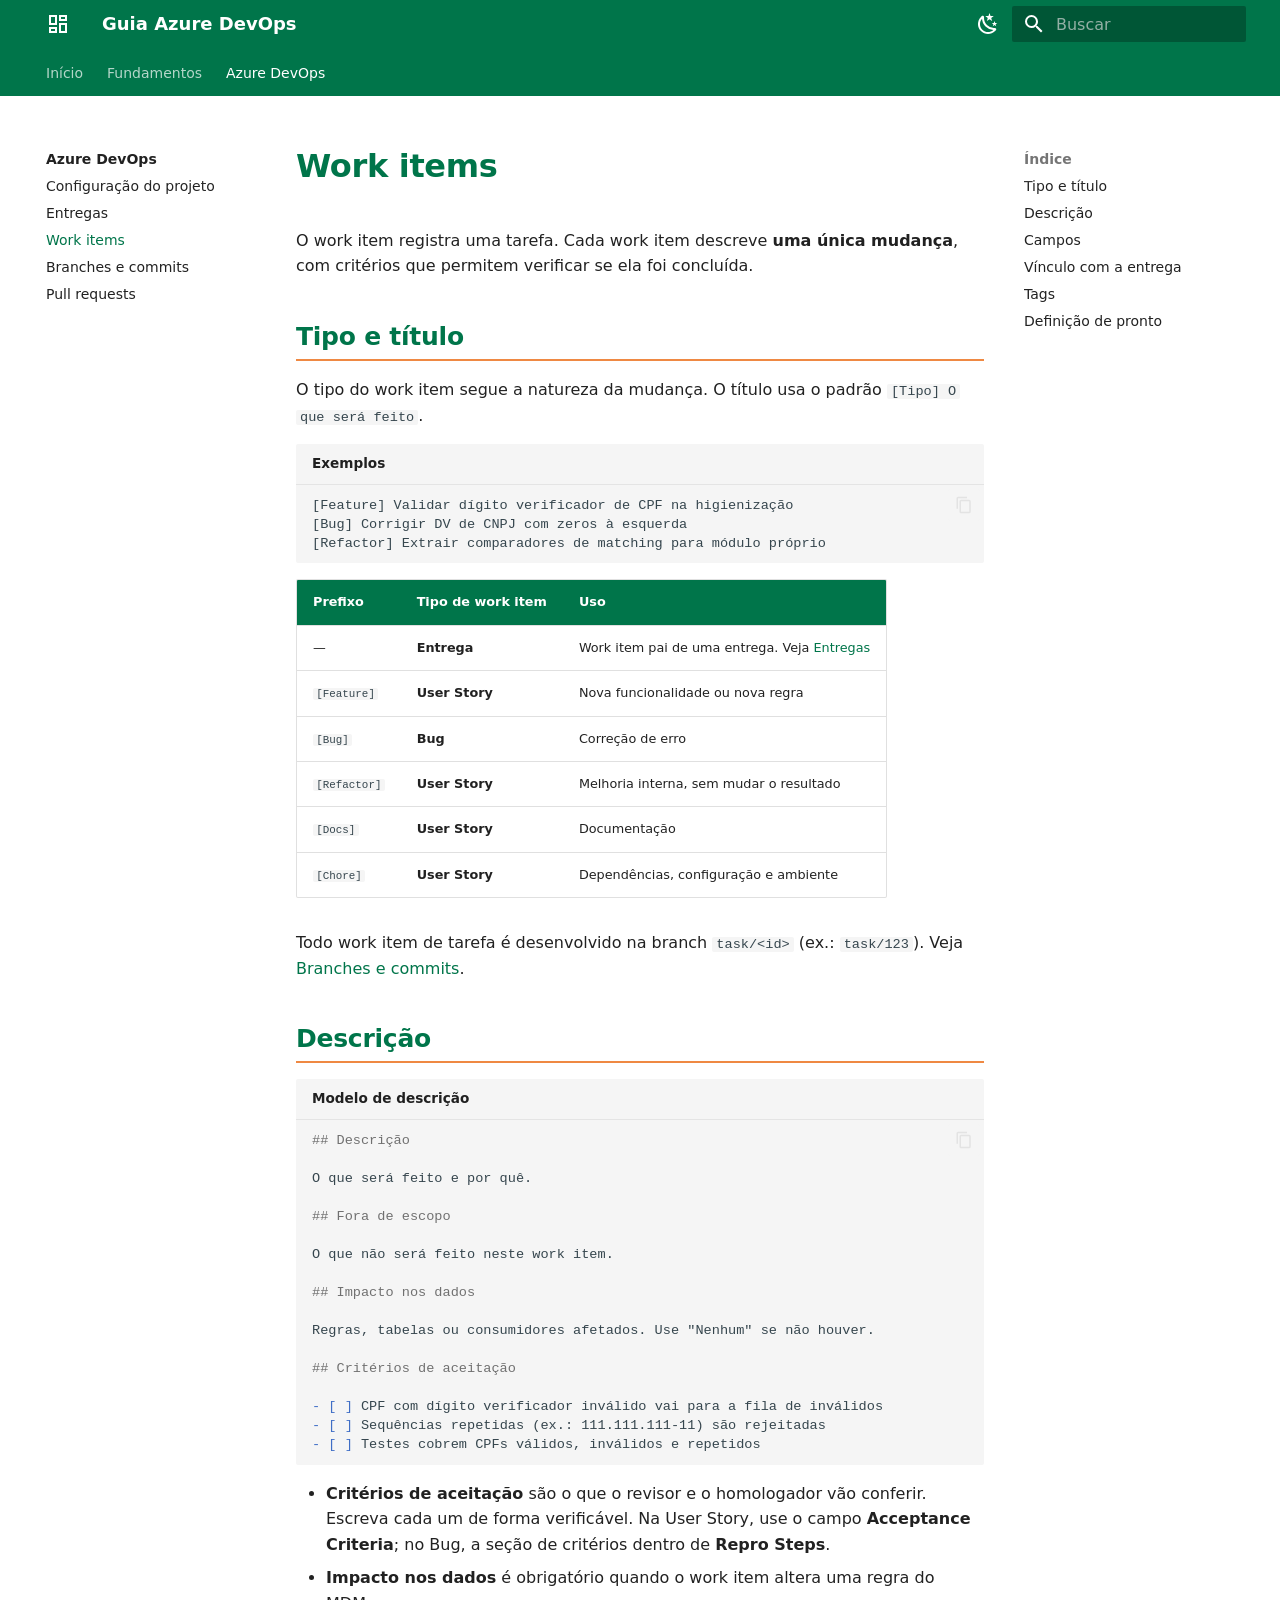
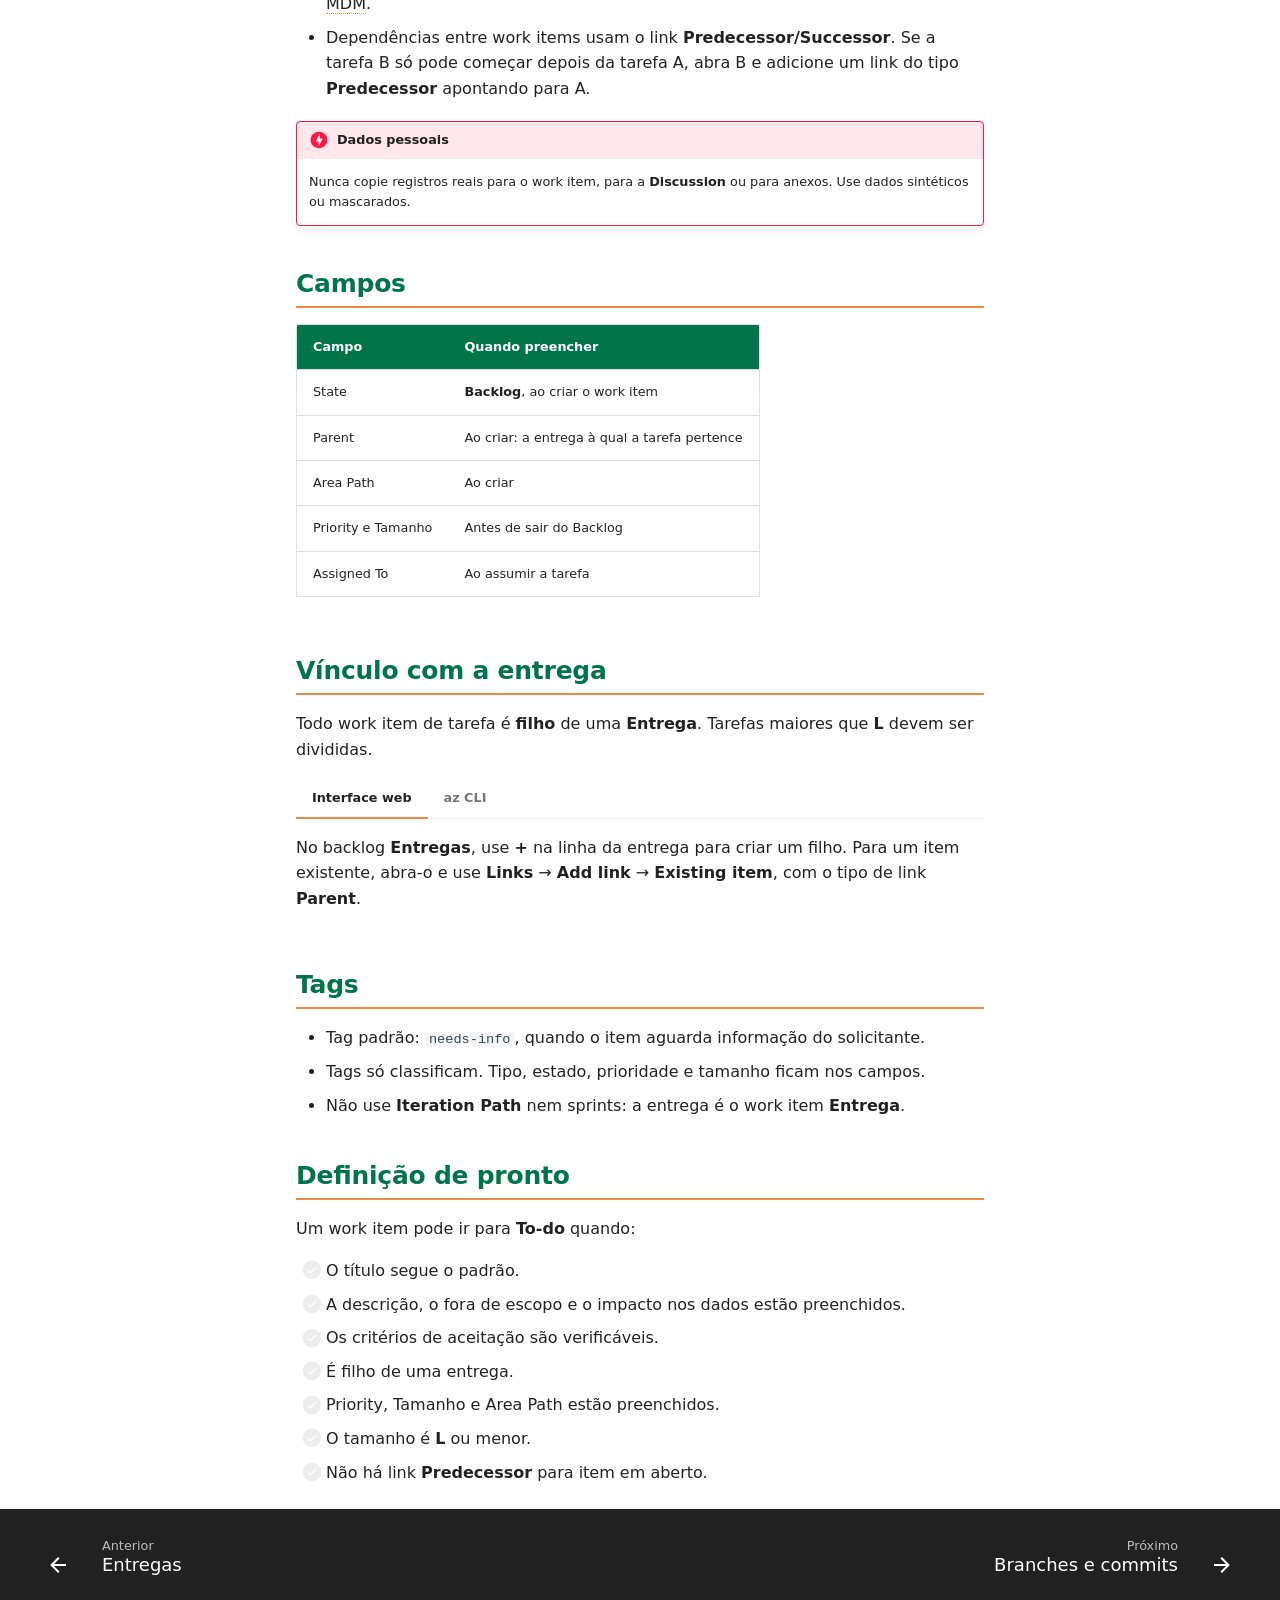
<file: azure-devops/work-items/index.html>
<!doctype html>
<html lang="pt" class="no-js">
  <head>
    
      <meta charset="utf-8">
      <meta name="viewport" content="width=device-width,initial-scale=1">
      
        <meta name="description" content="Padrões corporativos para planejar, executar e entregar a aplicação de MDM com Azure DevOps.">
      
      
      
      
        <link rel="prev" href="../entregas/">
      
      
        <link rel="next" href="../branches-e-commits/">
      
      
        
      
      
      <link rel="icon" href="../../assets/favicon.svg">
      <meta name="generator" content="mkdocs-1.6.1, mkdocs-material-9.7.7">
    
    
      
        <title>Work items - Guia Azure DevOps</title>
      
    
    
      <link rel="stylesheet" href="../../assets/stylesheets/main.ec1eaa64.min.css">
      
        
        <link rel="stylesheet" href="../../assets/stylesheets/palette.ab4e12ef.min.css">
      
      


    
    
      
    
    
      
    
    
      <link rel="stylesheet" href="../../assets/stylesheets/brand.css">
    
    <script>__md_scope=new URL("../..",location),__md_hash=e=>[...e].reduce(((e,_)=>(e<<5)-e+_.charCodeAt(0)),0),__md_get=(e,_=localStorage,t=__md_scope)=>JSON.parse(_.getItem(t.pathname+"."+e)),__md_set=(e,_,t=localStorage,a=__md_scope)=>{try{t.setItem(a.pathname+"."+e,JSON.stringify(_))}catch(e){}}</script>
    
      

    
    
  </head>
  
  
    
    
      
    
    
    
    
    <body dir="ltr" data-md-color-scheme="default" data-md-color-primary="custom" data-md-color-accent="custom">
  
    
    <input class="md-toggle" data-md-toggle="drawer" type="checkbox" id="__drawer" autocomplete="off">
    <input class="md-toggle" data-md-toggle="search" type="checkbox" id="__search" autocomplete="off">
    <label class="md-overlay" for="__drawer"></label>
    <div data-md-component="skip">
      
        
        <a href="#work-items" class="md-skip">
          Ir para o conteúdo
        </a>
      
    </div>
    <div data-md-component="announce">
      
    </div>
    
    
      

<header class="md-header" data-md-component="header">
  <nav class="md-header__inner md-grid" aria-label="Cabeçalho">
    <a href="../.." title="Guia Azure DevOps" class="md-header__button md-logo" aria-label="Guia Azure DevOps" data-md-component="logo">
      
  
  <svg xmlns="http://www.w3.org/2000/svg" viewBox="0 0 24 24"><path d="M19 5v2h-4V5zM9 5v6H5V5zm10 8v6h-4v-6zM9 17v2H5v-2zM21 3h-8v6h8zM11 3H3v10h8zm10 8h-8v10h8zm-10 4H3v6h8z"/></svg>

    </a>
    <label class="md-header__button md-icon" for="__drawer">
      
      <svg xmlns="http://www.w3.org/2000/svg" viewBox="0 0 24 24"><path d="M3 6h18v2H3zm0 5h18v2H3zm0 5h18v2H3z"/></svg>
    </label>
    <div class="md-header__title" data-md-component="header-title">
      <div class="md-header__ellipsis">
        <div class="md-header__topic">
          <span class="md-ellipsis">
            Guia Azure DevOps
          </span>
        </div>
        <div class="md-header__topic" data-md-component="header-topic">
          <span class="md-ellipsis">
            
              Work items
            
          </span>
        </div>
      </div>
    </div>
    
      
        <form class="md-header__option" data-md-component="palette">
  
    
    
    
    <input class="md-option" data-md-color-media="" data-md-color-scheme="default" data-md-color-primary="custom" data-md-color-accent="custom"  aria-label="Modo escuro"  type="radio" name="__palette" id="__palette_0">
    
      <label class="md-header__button md-icon" title="Modo escuro" for="__palette_1" hidden>
        <svg xmlns="http://www.w3.org/2000/svg" viewBox="0 0 24 24"><path d="m17.75 4.09-2.53 1.94.91 3.06-2.63-1.81-2.63 1.81.91-3.06-2.53-1.94L12.44 4l1.06-3 1.06 3zm3.5 6.91-1.64 1.25.59 1.98-1.7-1.17-1.7 1.17.59-1.98L15.75 11l2.06-.05L18.5 9l.69 1.95zm-2.28 4.95c.83-.08 1.72 1.1 1.19 1.85-.32.45-.66.87-1.08 1.27C15.17 23 8.84 23 4.94 19.07c-3.91-3.9-3.91-10.24 0-14.14.4-.4.82-.76 1.27-1.08.75-.53 1.93.36 1.85 1.19-.27 2.86.69 5.83 2.89 8.02a9.96 9.96 0 0 0 8.02 2.89m-1.64 2.02a12.08 12.08 0 0 1-7.8-3.47c-2.17-2.19-3.33-5-3.49-7.82-2.81 3.14-2.7 7.96.31 10.98 3.02 3.01 7.84 3.12 10.98.31"/></svg>
      </label>
    
  
    
    
    
    <input class="md-option" data-md-color-media="" data-md-color-scheme="slate" data-md-color-primary="custom" data-md-color-accent="custom"  aria-label="Modo claro"  type="radio" name="__palette" id="__palette_1">
    
      <label class="md-header__button md-icon" title="Modo claro" for="__palette_0" hidden>
        <svg xmlns="http://www.w3.org/2000/svg" viewBox="0 0 24 24"><path d="M12 7a5 5 0 0 1 5 5 5 5 0 0 1-5 5 5 5 0 0 1-5-5 5 5 0 0 1 5-5m0 2a3 3 0 0 0-3 3 3 3 0 0 0 3 3 3 3 0 0 0 3-3 3 3 0 0 0-3-3m0-7 2.39 3.42C13.65 5.15 12.84 5 12 5s-1.65.15-2.39.42zM3.34 7l4.16-.35A7.2 7.2 0 0 0 5.94 8.5c-.44.74-.69 1.5-.83 2.29zm.02 10 1.76-3.77a7.131 7.131 0 0 0 2.38 4.14zM20.65 7l-1.77 3.79a7.02 7.02 0 0 0-2.38-4.15zm-.01 10-4.14.36c.59-.51 1.12-1.14 1.54-1.86.42-.73.69-1.5.83-2.29zM12 22l-2.41-3.44c.74.27 1.55.44 2.41.44.82 0 1.63-.17 2.37-.44z"/></svg>
      </label>
    
  
</form>
      
    
    
      <script>var palette=__md_get("__palette");if(palette&&palette.color){if("(prefers-color-scheme)"===palette.color.media){var media=matchMedia("(prefers-color-scheme: light)"),input=document.querySelector(media.matches?"[data-md-color-media='(prefers-color-scheme: light)']":"[data-md-color-media='(prefers-color-scheme: dark)']");palette.color.media=input.getAttribute("data-md-color-media"),palette.color.scheme=input.getAttribute("data-md-color-scheme"),palette.color.primary=input.getAttribute("data-md-color-primary"),palette.color.accent=input.getAttribute("data-md-color-accent")}for(var[key,value]of Object.entries(palette.color))document.body.setAttribute("data-md-color-"+key,value)}</script>
    
    
    
      
      
        <label class="md-header__button md-icon" for="__search">
          
          <svg xmlns="http://www.w3.org/2000/svg" viewBox="0 0 24 24"><path d="M9.5 3A6.5 6.5 0 0 1 16 9.5c0 1.61-.59 3.09-1.56 4.23l.27.27h.79l5 5-1.5 1.5-5-5v-.79l-.27-.27A6.52 6.52 0 0 1 9.5 16 6.5 6.5 0 0 1 3 9.5 6.5 6.5 0 0 1 9.5 3m0 2C7 5 5 7 5 9.5S7 14 9.5 14 14 12 14 9.5 12 5 9.5 5"/></svg>
        </label>
        <div class="md-search" data-md-component="search" role="dialog">
  <label class="md-search__overlay" for="__search"></label>
  <div class="md-search__inner" role="search">
    <form class="md-search__form" name="search">
      <input type="text" class="md-search__input" name="query" aria-label="Buscar" placeholder="Buscar" autocapitalize="off" autocorrect="off" autocomplete="off" spellcheck="false" data-md-component="search-query" required>
      <label class="md-search__icon md-icon" for="__search">
        
        <svg xmlns="http://www.w3.org/2000/svg" viewBox="0 0 24 24"><path d="M9.5 3A6.5 6.5 0 0 1 16 9.5c0 1.61-.59 3.09-1.56 4.23l.27.27h.79l5 5-1.5 1.5-5-5v-.79l-.27-.27A6.52 6.52 0 0 1 9.5 16 6.5 6.5 0 0 1 3 9.5 6.5 6.5 0 0 1 9.5 3m0 2C7 5 5 7 5 9.5S7 14 9.5 14 14 12 14 9.5 12 5 9.5 5"/></svg>
        
        <svg xmlns="http://www.w3.org/2000/svg" viewBox="0 0 24 24"><path d="M20 11v2H8l5.5 5.5-1.42 1.42L4.16 12l7.92-7.92L13.5 5.5 8 11z"/></svg>
      </label>
      <nav class="md-search__options" aria-label="Pesquisar">
        
          <a href="javascript:void(0)" class="md-search__icon md-icon" title="Compartilhar" aria-label="Compartilhar" data-clipboard data-clipboard-text="" data-md-component="search-share" tabindex="-1">
            
            <svg xmlns="http://www.w3.org/2000/svg" viewBox="0 0 24 24"><path d="M18 16.08c-.76 0-1.44.3-1.96.77L8.91 12.7c.05-.23.09-.46.09-.7s-.04-.47-.09-.7l7.05-4.11c.54.5 1.25.81 2.04.81a3 3 0 0 0 3-3 3 3 0 0 0-3-3 3 3 0 0 0-3 3c0 .24.04.47.09.7L8.04 9.81C7.5 9.31 6.79 9 6 9a3 3 0 0 0-3 3 3 3 0 0 0 3 3c.79 0 1.5-.31 2.04-.81l7.12 4.15c-.05.21-.08.43-.08.66 0 1.61 1.31 2.91 2.92 2.91s2.92-1.3 2.92-2.91A2.92 2.92 0 0 0 18 16.08"/></svg>
          </a>
        
        <button type="reset" class="md-search__icon md-icon" title="Limpar" aria-label="Limpar" tabindex="-1">
          
          <svg xmlns="http://www.w3.org/2000/svg" viewBox="0 0 24 24"><path d="M19 6.41 17.59 5 12 10.59 6.41 5 5 6.41 10.59 12 5 17.59 6.41 19 12 13.41 17.59 19 19 17.59 13.41 12z"/></svg>
        </button>
      </nav>
      
        <div class="md-search__suggest" data-md-component="search-suggest"></div>
      
    </form>
    <div class="md-search__output">
      <div class="md-search__scrollwrap" tabindex="0" data-md-scrollfix>
        <div class="md-search-result" data-md-component="search-result">
          <div class="md-search-result__meta">
            Inicializando a pesquisa
          </div>
          <ol class="md-search-result__list" role="presentation"></ol>
        </div>
      </div>
    </div>
  </div>
</div>
      
    
    
  </nav>
  
</header>
    
    <div class="md-container" data-md-component="container">
      
      
        
          
            
<nav class="md-tabs" aria-label="Abas" data-md-component="tabs">
  <div class="md-grid">
    <ul class="md-tabs__list">
      
        
  
  
  
  
    <li class="md-tabs__item">
      <a href="../.." class="md-tabs__link">
        
  
  
    
  
  Início

      </a>
    </li>
  

      
        
  
  
  
  
    <li class="md-tabs__item">
      <a href="../../fundamentos/" class="md-tabs__link">
        
  
  
    
  
  Fundamentos

      </a>
    </li>
  

      
        
  
  
  
    
  
  
    
    
      <li class="md-tabs__item md-tabs__item--active">
        <a href="../" class="md-tabs__link">
          
  
  
    
  
  Azure DevOps

        </a>
      </li>
    
  

      
    </ul>
  </div>
</nav>
          
        
      
      <main class="md-main" data-md-component="main">
        <div class="md-main__inner md-grid">
          
            
              
              <div class="md-sidebar md-sidebar--primary" data-md-component="sidebar" data-md-type="navigation" >
                <div class="md-sidebar__scrollwrap">
                  <div class="md-sidebar__inner">
                    


  


<nav class="md-nav md-nav--primary md-nav--lifted" aria-label="Navegação" data-md-level="0">
  <label class="md-nav__title" for="__drawer">
    <a href="../.." title="Guia Azure DevOps" class="md-nav__button md-logo" aria-label="Guia Azure DevOps" data-md-component="logo">
      
  
  <svg xmlns="http://www.w3.org/2000/svg" viewBox="0 0 24 24"><path d="M19 5v2h-4V5zM9 5v6H5V5zm10 8v6h-4v-6zM9 17v2H5v-2zM21 3h-8v6h8zM11 3H3v10h8zm10 8h-8v10h8zm-10 4H3v6h8z"/></svg>

    </a>
    Guia Azure DevOps
  </label>
  
  <ul class="md-nav__list" data-md-scrollfix>
    
      
      
  
  
  
  
    <li class="md-nav__item">
      <a href="../.." class="md-nav__link">
        
  
  
  <span class="md-ellipsis">
    
  
    Início
  

    
  </span>
  
  

      </a>
    </li>
  

    
      
      
  
  
  
  
    <li class="md-nav__item">
      <a href="../../fundamentos/" class="md-nav__link">
        
  
  
  <span class="md-ellipsis">
    
  
    Fundamentos
  

    
  </span>
  
  

      </a>
    </li>
  

    
      
      
  
  
    
  
  
  
    
    
      
        
          
        
      
        
      
        
      
        
      
        
      
        
      
    
    
    
      
        
        
      
      
        
      
    
    
    <li class="md-nav__item md-nav__item--active md-nav__item--section md-nav__item--nested">
      
        
        
        <input class="md-nav__toggle md-toggle " type="checkbox" id="__nav_3" checked>
        
          
          <div class="md-nav__link md-nav__container">
            <a href="../" class="md-nav__link ">
              
  
  
  <span class="md-ellipsis">
    
  
    Azure DevOps
  

    
  </span>
  
  

            </a>
            
              
              <label class="md-nav__link " for="__nav_3" id="__nav_3_label" tabindex="">
                <span class="md-nav__icon md-icon"></span>
              </label>
            
          </div>
        
        <nav class="md-nav" data-md-level="1" aria-labelledby="__nav_3_label" aria-expanded="true">
          <label class="md-nav__title" for="__nav_3">
            <span class="md-nav__icon md-icon"></span>
            
  
    Azure DevOps
  

          </label>
          <ul class="md-nav__list" data-md-scrollfix>
            
              
            
              
                
  
  
  
  
    <li class="md-nav__item">
      <a href="../configuracao/" class="md-nav__link">
        
  
  
  <span class="md-ellipsis">
    
  
    Configuração do projeto
  

    
  </span>
  
  

      </a>
    </li>
  

              
            
              
                
  
  
  
  
    <li class="md-nav__item">
      <a href="../entregas/" class="md-nav__link">
        
  
  
  <span class="md-ellipsis">
    
  
    Entregas
  

    
  </span>
  
  

      </a>
    </li>
  

              
            
              
                
  
  
    
  
  
  
    <li class="md-nav__item md-nav__item--active">
      
      <input class="md-nav__toggle md-toggle" type="checkbox" id="__toc">
      
      
        
      
      
        <label class="md-nav__link md-nav__link--active" for="__toc">
          
  
  
  <span class="md-ellipsis">
    
  
    Work items
  

    
  </span>
  
  

          <span class="md-nav__icon md-icon"></span>
        </label>
      
      <a href="./" class="md-nav__link md-nav__link--active">
        
  
  
  <span class="md-ellipsis">
    
  
    Work items
  

    
  </span>
  
  

      </a>
      
        

<nav class="md-nav md-nav--secondary" aria-label="Índice">
  
  
  
    
  
  
    <label class="md-nav__title" for="__toc">
      <span class="md-nav__icon md-icon"></span>
      Índice
    </label>
    <ul class="md-nav__list" data-md-component="toc" data-md-scrollfix>
      
        <li class="md-nav__item">
  <a href="#tipo-e-titulo" class="md-nav__link">
    <span class="md-ellipsis">
      
        Tipo e título
      
    </span>
  </a>
  
</li>
      
        <li class="md-nav__item">
  <a href="#descricao" class="md-nav__link">
    <span class="md-ellipsis">
      
        Descrição
      
    </span>
  </a>
  
</li>
      
        <li class="md-nav__item">
  <a href="#campos" class="md-nav__link">
    <span class="md-ellipsis">
      
        Campos
      
    </span>
  </a>
  
</li>
      
        <li class="md-nav__item">
  <a href="#vinculo-com-a-entrega" class="md-nav__link">
    <span class="md-ellipsis">
      
        Vínculo com a entrega
      
    </span>
  </a>
  
</li>
      
        <li class="md-nav__item">
  <a href="#tags" class="md-nav__link">
    <span class="md-ellipsis">
      
        Tags
      
    </span>
  </a>
  
</li>
      
        <li class="md-nav__item">
  <a href="#definicao-de-pronto" class="md-nav__link">
    <span class="md-ellipsis">
      
        Definição de pronto
      
    </span>
  </a>
  
</li>
      
    </ul>
  
</nav>
      
    </li>
  

              
            
              
                
  
  
  
  
    <li class="md-nav__item">
      <a href="../branches-e-commits/" class="md-nav__link">
        
  
  
  <span class="md-ellipsis">
    
  
    Branches e commits
  

    
  </span>
  
  

      </a>
    </li>
  

              
            
              
                
  
  
  
  
    <li class="md-nav__item">
      <a href="../pull-requests/" class="md-nav__link">
        
  
  
  <span class="md-ellipsis">
    
  
    Pull requests
  

    
  </span>
  
  

      </a>
    </li>
  

              
            
          </ul>
        </nav>
      
    </li>
  

    
  </ul>
</nav>
                  </div>
                </div>
              </div>
            
            
              
              <div class="md-sidebar md-sidebar--secondary" data-md-component="sidebar" data-md-type="toc" >
                <div class="md-sidebar__scrollwrap">
                  <div class="md-sidebar__inner">
                    

<nav class="md-nav md-nav--secondary" aria-label="Índice">
  
  
  
    
  
  
    <label class="md-nav__title" for="__toc">
      <span class="md-nav__icon md-icon"></span>
      Índice
    </label>
    <ul class="md-nav__list" data-md-component="toc" data-md-scrollfix>
      
        <li class="md-nav__item">
  <a href="#tipo-e-titulo" class="md-nav__link">
    <span class="md-ellipsis">
      
        Tipo e título
      
    </span>
  </a>
  
</li>
      
        <li class="md-nav__item">
  <a href="#descricao" class="md-nav__link">
    <span class="md-ellipsis">
      
        Descrição
      
    </span>
  </a>
  
</li>
      
        <li class="md-nav__item">
  <a href="#campos" class="md-nav__link">
    <span class="md-ellipsis">
      
        Campos
      
    </span>
  </a>
  
</li>
      
        <li class="md-nav__item">
  <a href="#vinculo-com-a-entrega" class="md-nav__link">
    <span class="md-ellipsis">
      
        Vínculo com a entrega
      
    </span>
  </a>
  
</li>
      
        <li class="md-nav__item">
  <a href="#tags" class="md-nav__link">
    <span class="md-ellipsis">
      
        Tags
      
    </span>
  </a>
  
</li>
      
        <li class="md-nav__item">
  <a href="#definicao-de-pronto" class="md-nav__link">
    <span class="md-ellipsis">
      
        Definição de pronto
      
    </span>
  </a>
  
</li>
      
    </ul>
  
</nav>
                  </div>
                </div>
              </div>
            
          
          
            <div class="md-content" data-md-component="content">
              
              <article class="md-content__inner md-typeset">
                
                  



<h1 id="work-items">Work items<a class="headerlink" href="#work-items" title="Permanent link">&para;</a></h1>
<p>O work item registra uma tarefa. Cada work item descreve <strong>uma única mudança</strong>, com critérios que permitem verificar se ela foi concluída.</p>
<h2 id="tipo-e-titulo">Tipo e título<a class="headerlink" href="#tipo-e-titulo" title="Permanent link">&para;</a></h2>
<p>O tipo do work item segue a natureza da mudança. O título usa o padrão <code>[Tipo] O que será feito</code>.</p>
<div class="language-text highlight"><span class="filename">Exemplos</span><pre><span></span><code><a id="__codelineno-0-1" name="__codelineno-0-1" href="#__codelineno-0-1"></a>[Feature] Validar dígito verificador de CPF na higienização
<a id="__codelineno-0-2" name="__codelineno-0-2" href="#__codelineno-0-2"></a>[Bug] Corrigir DV de CNPJ com zeros à esquerda
<a id="__codelineno-0-3" name="__codelineno-0-3" href="#__codelineno-0-3"></a>[Refactor] Extrair comparadores de matching para módulo próprio
</code></pre></div>
<table>
<thead>
<tr>
<th style="text-align: left;">Prefixo</th>
<th style="text-align: left;">Tipo de work item</th>
<th style="text-align: left;">Uso</th>
</tr>
</thead>
<tbody>
<tr>
<td style="text-align: left;">—</td>
<td style="text-align: left;"><strong>Entrega</strong></td>
<td style="text-align: left;">Work item pai de uma entrega. Veja <a href="../entregas/">Entregas</a></td>
</tr>
<tr>
<td style="text-align: left;"><code>[Feature]</code></td>
<td style="text-align: left;"><strong>User Story</strong></td>
<td style="text-align: left;">Nova funcionalidade ou nova regra</td>
</tr>
<tr>
<td style="text-align: left;"><code>[Bug]</code></td>
<td style="text-align: left;"><strong>Bug</strong></td>
<td style="text-align: left;">Correção de erro</td>
</tr>
<tr>
<td style="text-align: left;"><code>[Refactor]</code></td>
<td style="text-align: left;"><strong>User Story</strong></td>
<td style="text-align: left;">Melhoria interna, sem mudar o resultado</td>
</tr>
<tr>
<td style="text-align: left;"><code>[Docs]</code></td>
<td style="text-align: left;"><strong>User Story</strong></td>
<td style="text-align: left;">Documentação</td>
</tr>
<tr>
<td style="text-align: left;"><code>[Chore]</code></td>
<td style="text-align: left;"><strong>User Story</strong></td>
<td style="text-align: left;">Dependências, configuração e ambiente</td>
</tr>
</tbody>
</table>
<p>Todo work item de tarefa é desenvolvido na branch <code>task/&lt;id&gt;</code> (ex.: <code>task/123</code>). Veja <a href="../branches-e-commits/#branches">Branches e commits</a>.</p>
<h2 id="descricao">Descrição<a class="headerlink" href="#descricao" title="Permanent link">&para;</a></h2>
<div class="language-markdown highlight"><span class="filename">Modelo de descrição</span><pre><span></span><code><a id="__codelineno-1-1" name="__codelineno-1-1" href="#__codelineno-1-1"></a><span class="gu">## Descrição</span>
<a id="__codelineno-1-2" name="__codelineno-1-2" href="#__codelineno-1-2"></a>
<a id="__codelineno-1-3" name="__codelineno-1-3" href="#__codelineno-1-3"></a>O que será feito e por quê.
<a id="__codelineno-1-4" name="__codelineno-1-4" href="#__codelineno-1-4"></a>
<a id="__codelineno-1-5" name="__codelineno-1-5" href="#__codelineno-1-5"></a><span class="gu">## Fora de escopo</span>
<a id="__codelineno-1-6" name="__codelineno-1-6" href="#__codelineno-1-6"></a>
<a id="__codelineno-1-7" name="__codelineno-1-7" href="#__codelineno-1-7"></a>O que não será feito neste work item.
<a id="__codelineno-1-8" name="__codelineno-1-8" href="#__codelineno-1-8"></a>
<a id="__codelineno-1-9" name="__codelineno-1-9" href="#__codelineno-1-9"></a><span class="gu">## Impacto nos dados</span>
<a id="__codelineno-1-10" name="__codelineno-1-10" href="#__codelineno-1-10"></a>
<a id="__codelineno-1-11" name="__codelineno-1-11" href="#__codelineno-1-11"></a>Regras, tabelas ou consumidores afetados. Use "Nenhum" se não houver.
<a id="__codelineno-1-12" name="__codelineno-1-12" href="#__codelineno-1-12"></a>
<a id="__codelineno-1-13" name="__codelineno-1-13" href="#__codelineno-1-13"></a><span class="gu">## Critérios de aceitação</span>
<a id="__codelineno-1-14" name="__codelineno-1-14" href="#__codelineno-1-14"></a>
<a id="__codelineno-1-15" name="__codelineno-1-15" href="#__codelineno-1-15"></a><span class="k">- [ ]</span> CPF com dígito verificador inválido vai para a fila de inválidos
<a id="__codelineno-1-16" name="__codelineno-1-16" href="#__codelineno-1-16"></a><span class="k">- [ ]</span> Sequências repetidas (ex.: 111.111.111-11) são rejeitadas
<a id="__codelineno-1-17" name="__codelineno-1-17" href="#__codelineno-1-17"></a><span class="k">- [ ]</span> Testes cobrem CPFs válidos, inválidos e repetidos
</code></pre></div>
<ul>
<li><strong>Critérios de aceitação</strong> são o que o revisor e o homologador vão conferir. Escreva cada um de forma verificável. Na User Story, use o campo <strong>Acceptance Criteria</strong>; no Bug, a seção de critérios dentro de <strong>Repro Steps</strong>.</li>
<li><strong>Impacto nos dados</strong> é obrigatório quando o work item altera uma regra do <abbr title="Master Data Management: gestão dos dados mestres (cadastros únicos e confiáveis)">MDM</abbr>.</li>
<li>Dependências entre work items usam o link <strong>Predecessor/Successor</strong>. Se a tarefa B só pode começar depois da tarefa A, abra B e adicione um link do tipo <strong>Predecessor</strong> apontando para A.</li>
</ul>
<div class="admonition danger">
<p class="admonition-title">Dados pessoais</p>
<p>Nunca copie registros reais para o work item, para a <strong>Discussion</strong> ou para anexos. Use dados sintéticos ou mascarados.</p>
</div>
<h2 id="campos">Campos<a class="headerlink" href="#campos" title="Permanent link">&para;</a></h2>
<table>
<thead>
<tr>
<th style="text-align: left;">Campo</th>
<th style="text-align: left;">Quando preencher</th>
</tr>
</thead>
<tbody>
<tr>
<td style="text-align: left;">State</td>
<td style="text-align: left;"><strong>Backlog</strong>, ao criar o work item</td>
</tr>
<tr>
<td style="text-align: left;">Parent</td>
<td style="text-align: left;">Ao criar: a entrega à qual a tarefa pertence</td>
</tr>
<tr>
<td style="text-align: left;">Area Path</td>
<td style="text-align: left;">Ao criar</td>
</tr>
<tr>
<td style="text-align: left;">Priority e Tamanho</td>
<td style="text-align: left;">Antes de sair do Backlog</td>
</tr>
<tr>
<td style="text-align: left;">Assigned To</td>
<td style="text-align: left;">Ao assumir a tarefa</td>
</tr>
</tbody>
</table>
<h2 id="vinculo-com-a-entrega">Vínculo com a entrega<a class="headerlink" href="#vinculo-com-a-entrega" title="Permanent link">&para;</a></h2>
<p>Todo work item de tarefa é <strong>filho</strong> de uma <strong>Entrega</strong>. Tarefas maiores que <strong>L</strong> devem ser divididas.</p>
<div class="tabbed-set tabbed-alternate" data-tabs="1:2"><input checked="checked" id="__tabbed_1_1" name="__tabbed_1" type="radio" /><input id="__tabbed_1_2" name="__tabbed_1" type="radio" /><div class="tabbed-labels"><label for="__tabbed_1_1">Interface web</label><label for="__tabbed_1_2">az CLI</label></div>
<div class="tabbed-content">
<div class="tabbed-block">
<p>No backlog <strong>Entregas</strong>, use <strong>+</strong> na linha da entrega para criar um filho. Para um item existente, abra-o e use <strong>Links</strong> → <strong>Add link</strong> → <strong>Existing item</strong>, com o tipo de link <strong>Parent</strong>.</p>
</div>
<div class="tabbed-block">
<div class="language-bash highlight"><span class="filename">Criação de tarefa vinculada à entrega</span><pre><span></span><code><a id="__codelineno-2-1" name="__codelineno-2-1" href="#__codelineno-2-1"></a>az<span class="w"> </span>boards<span class="w"> </span>work-item<span class="w"> </span>create<span class="w"> </span><span class="se">\</span>
<a id="__codelineno-2-2" name="__codelineno-2-2" href="#__codelineno-2-2"></a><span class="w">  </span>--type<span class="w"> </span><span class="s2">"User Story"</span><span class="w"> </span><span class="se">\</span>
<a id="__codelineno-2-3" name="__codelineno-2-3" href="#__codelineno-2-3"></a><span class="w">  </span>--title<span class="w"> </span><span class="s2">"[Feature] Validar dígito verificador de CPF na higienização"</span><span class="w"> </span><span class="se">\</span>
<a id="__codelineno-2-4" name="__codelineno-2-4" href="#__codelineno-2-4"></a><span class="w">  </span>--area<span class="w"> </span><span class="s2">"Dados - MDM\Higienização"</span><span class="w"> </span><span class="se">\</span>
<a id="__codelineno-2-5" name="__codelineno-2-5" href="#__codelineno-2-5"></a><span class="w">  </span>--description<span class="w"> </span><span class="s2">"</span><span class="k">$(</span>cat<span class="w"> </span>descricao.md<span class="k">)</span><span class="s2">"</span><span class="w"> </span><span class="se">\</span>
<a id="__codelineno-2-6" name="__codelineno-2-6" href="#__codelineno-2-6"></a><span class="w">  </span>--fields<span class="w"> </span><span class="s2">"Microsoft.VSTS.Common.Priority=2"</span><span class="w"> </span><span class="s2">"Custom.Tamanho=S"</span><span class="w">   </span><span class="c1"># (1)!</span>
<a id="__codelineno-2-7" name="__codelineno-2-7" href="#__codelineno-2-7"></a>
<a id="__codelineno-2-8" name="__codelineno-2-8" href="#__codelineno-2-8"></a>az<span class="w"> </span>boards<span class="w"> </span>work-item<span class="w"> </span>relation<span class="w"> </span>add<span class="w"> </span><span class="se">\</span>
<a id="__codelineno-2-9" name="__codelineno-2-9" href="#__codelineno-2-9"></a><span class="w">  </span>--id<span class="w"> </span><span class="m">123</span><span class="w"> </span>--relation-type<span class="w"> </span>parent<span class="w"> </span>--target-id<span class="w"> </span><span class="m">120</span><span class="w">   </span><span class="c1"># (2)!</span>
</code></pre></div>
<ol>
<li><code>$(cat descricao.md)</code> usa o conteúdo do arquivo <code>descricao.md</code> como descrição. O nome de referência do campo customizado aparece em <strong>Organization settings</strong> → <strong>Process</strong> → <strong>Fields</strong>.</li>
<li>Define a entrega <code>#120</code> como pai da tarefa <code>#123</code>. O ID da tarefa é retornado pelo comando anterior.</li>
</ol>
</div>
</div>
</div>
<h2 id="tags">Tags<a class="headerlink" href="#tags" title="Permanent link">&para;</a></h2>
<ul>
<li>Tag padrão: <code>needs-info</code>, quando o item aguarda informação do solicitante.</li>
<li>Tags só classificam. Tipo, estado, prioridade e tamanho ficam nos campos.</li>
<li>Não use <strong>Iteration Path</strong> nem sprints: a entrega é o work item <strong>Entrega</strong>.</li>
</ul>
<h2 id="definicao-de-pronto">Definição de pronto<a class="headerlink" href="#definicao-de-pronto" title="Permanent link">&para;</a></h2>
<p>Um work item pode ir para <strong>To-do</strong> quando:</p>
<ul class="task-list">
<li class="task-list-item"><label class="task-list-control"><input type="checkbox"/><span class="task-list-indicator"></span></label> O título segue o padrão.</li>
<li class="task-list-item"><label class="task-list-control"><input type="checkbox"/><span class="task-list-indicator"></span></label> A descrição, o fora de escopo e o impacto nos dados estão preenchidos.</li>
<li class="task-list-item"><label class="task-list-control"><input type="checkbox"/><span class="task-list-indicator"></span></label> Os critérios de aceitação são verificáveis.</li>
<li class="task-list-item"><label class="task-list-control"><input type="checkbox"/><span class="task-list-indicator"></span></label> É filho de uma entrega.</li>
<li class="task-list-item"><label class="task-list-control"><input type="checkbox"/><span class="task-list-indicator"></span></label> Priority, Tamanho e Area Path estão preenchidos.</li>
<li class="task-list-item"><label class="task-list-control"><input type="checkbox"/><span class="task-list-indicator"></span></label> O tamanho é <strong>L</strong> ou menor.</li>
<li class="task-list-item"><label class="task-list-control"><input type="checkbox"/><span class="task-list-indicator"></span></label> Não há link <strong>Predecessor</strong> para item em aberto.</li>
</ul>












                
              </article>
            </div>
          
          
  <script>var tabs=__md_get("__tabs");if(Array.isArray(tabs))e:for(var set of document.querySelectorAll(".tabbed-set")){var labels=set.querySelector(".tabbed-labels");for(var tab of tabs)for(var label of labels.getElementsByTagName("label"))if(label.innerText.trim()===tab){var input=document.getElementById(label.htmlFor);input.checked=!0;continue e}}</script>

<script>var target=document.getElementById(location.hash.slice(1));target&&target.name&&(target.checked=target.name.startsWith("__tabbed_"))</script>
        </div>
        
          <button type="button" class="md-top md-icon" data-md-component="top" hidden>
  
  <svg xmlns="http://www.w3.org/2000/svg" viewBox="0 0 24 24"><path d="M13 20h-2V8l-5.5 5.5-1.42-1.42L12 4.16l7.92 7.92-1.42 1.42L13 8z"/></svg>
  Voltar ao topo
</button>
        
      </main>
      
        <footer class="md-footer">
  
    
      
      <nav class="md-footer__inner md-grid" aria-label="Rodapé" >
        
          
          <a href="../entregas/" class="md-footer__link md-footer__link--prev" aria-label="Anterior: Entregas">
            <div class="md-footer__button md-icon">
              
              <svg xmlns="http://www.w3.org/2000/svg" viewBox="0 0 24 24"><path d="M20 11v2H8l5.5 5.5-1.42 1.42L4.16 12l7.92-7.92L13.5 5.5 8 11z"/></svg>
            </div>
            <div class="md-footer__title">
              <span class="md-footer__direction">
                Anterior
              </span>
              <div class="md-ellipsis">
                Entregas
              </div>
            </div>
          </a>
        
        
          
          <a href="../branches-e-commits/" class="md-footer__link md-footer__link--next" aria-label="Próximo: Branches e commits">
            <div class="md-footer__title">
              <span class="md-footer__direction">
                Próximo
              </span>
              <div class="md-ellipsis">
                Branches e commits
              </div>
            </div>
            <div class="md-footer__button md-icon">
              
              <svg xmlns="http://www.w3.org/2000/svg" viewBox="0 0 24 24"><path d="M4 11v2h12l-5.5 5.5 1.42 1.42L19.84 12l-7.92-7.92L10.5 5.5 16 11z"/></svg>
            </div>
          </a>
        
      </nav>
    
  
  <div class="md-footer-meta md-typeset">
    <div class="md-footer-meta__inner md-grid">
      <div class="md-copyright">
  
  
</div>
      
    </div>
  </div>
</footer>
      
    </div>
    <div class="md-dialog" data-md-component="dialog">
      <div class="md-dialog__inner md-typeset"></div>
    </div>
    
      <div class="md-progress" data-md-component="progress" role="progressbar"></div>
    
    
    
      
      
      <script id="__config" type="application/json">{"annotate": null, "base": "../..", "features": ["navigation.instant", "navigation.instant.progress", "navigation.tracking", "navigation.tabs", "navigation.sections", "navigation.top", "navigation.footer", "navigation.indexes", "toc.follow", "search.suggest", "search.highlight", "search.share", "content.code.copy", "content.code.annotate", "content.tabs.link", "content.tooltips"], "search": "../../assets/javascripts/workers/search.2c215733.min.js", "tags": null, "translations": {"clipboard.copied": "Copiado para \u00e1rea de transfer\u00eancia", "clipboard.copy": "Copiar para \u00e1rea de transfer\u00eancia", "search.result.more.one": "Mais 1 nesta p\u00e1gina", "search.result.more.other": "Mais # nesta p\u00e1gina", "search.result.none": "Nenhum resultado encontrado", "search.result.one": "1 resultado encontrado", "search.result.other": "# resultados encontrados", "search.result.placeholder": "Digite para iniciar a busca", "search.result.term.missing": "Ausente", "select.version": "Selecione a vers\u00e3o"}, "version": null}</script>
    
    
      <script src="../../assets/javascripts/bundle.d7400e89.min.js"></script>
      
    
  </body>
</html>
</file>
<file: assets/stylesheets/brand.css>
/*
 * Identidade visual do guia.
 * Cores e tipografia centralizadas aqui — não defina cores de marca em outros arquivos.
 */

:root {
  --brand-green: #00754a;
  --brand-green-dark-1: #006241;
  --brand-green-dark-2: #17392f;
  --brand-green-light: #4fbf8f;
  --brand-orange: #ef8943;
  --brand-white: #ffffff;
  --brand-ink-inverse: #e6efe9;

  --md-text-font: "Gotham", "Segoe UI", system-ui, -apple-system, sans-serif;
  --md-code-font: "Cascadia Code", Consolas, "Roboto Mono", monospace;
}

/* Tema claro */
[data-md-color-scheme="default"] {
  --md-primary-fg-color: var(--brand-green);
  --md-primary-fg-color--light: #2f8f6b;
  --md-primary-fg-color--dark: var(--brand-green-dark-1);
  --md-primary-bg-color: var(--brand-white);
  --md-accent-fg-color: var(--brand-orange);
  --md-accent-fg-color--transparent: rgba(239, 137, 67, 0.1);
  --md-typeset-a-color: var(--brand-green);
  --table-head-bg: var(--brand-green);
}

/* Tema escuro */
[data-md-color-scheme="slate"] {
  --md-primary-fg-color: var(--brand-green-dark-2);
  --md-primary-fg-color--light: var(--brand-green);
  --md-primary-fg-color--dark: #10281f;
  --md-primary-bg-color: var(--brand-white);
  --md-accent-fg-color: var(--brand-orange);
  --md-accent-fg-color--transparent: rgba(239, 137, 67, 0.12);
  --md-default-bg-color: #13241e;
  --md-code-bg-color: #1a2f28;
  --md-footer-bg-color: #10281f;
  --md-footer-bg-color--dark: #0c1f18;
  --md-typeset-a-color: var(--brand-green-light);
  --table-head-bg: var(--brand-green-dark-1);
}

/* Tipografia */
.md-typeset h1,
.md-typeset h2 {
  font-weight: 700;
  color: var(--md-primary-fg-color);
}

[data-md-color-scheme="slate"] .md-typeset h1,
[data-md-color-scheme="slate"] .md-typeset h2 {
  color: var(--brand-ink-inverse);
}

.md-typeset h2 {
  border-bottom: 2px solid var(--brand-orange);
  padding-bottom: 0.2em;
}

.md-typeset a:hover {
  color: var(--brand-orange);
}

/* Foco de teclado */
.md-typeset a:focus-visible,
.md-nav__link:focus-visible,
.md-tabs__link:focus-visible {
  outline: 2px solid var(--brand-orange);
  outline-offset: 2px;
  border-radius: 0.1rem;
}

/* Termos do glossário (tooltip) */
.md-typeset abbr {
  border-bottom: 1px dotted var(--brand-orange);
  text-decoration: none;
  cursor: help;
}

/* Abas de conteúdo */
.md-typeset .tabbed-set {
  --md-indicator-color: var(--brand-orange);
}

.js .md-typeset .tabbed-labels::before {
  background: var(--brand-orange);
}

/* Tabelas */
.md-typeset table:not([class]) th {
  background-color: var(--table-head-bg);
  color: var(--brand-white);
}

.md-typeset table:not([class]) td:first-child code {
  white-space: nowrap;
}

/* Hero da página inicial */
.hero {
  padding: 2rem 1.5rem 1.5rem;
  margin-bottom: 1.5rem;
  border-radius: 0.4rem;
  background-color: var(--brand-green-dark-2);
  color: var(--brand-white);
}

.md-typeset .hero h1 {
  color: var(--brand-white);
  margin-bottom: 0.4em;
}

.md-typeset .hero p {
  max-width: 44rem;
  margin: 0;
}

/* Trilho de etapas do board: Backlog → Done, com Homologate em destaque */
.md-typeset ol.trilho {
  --trilho-seta: 0.6rem;
  --trilho-inicio: var(--brand-green-dark-2);
  display: flex;
  gap: 0.15rem;
  margin: 1.2rem 0;
  padding: 0;
  list-style: none;
  font-size: 0.7rem;
  font-weight: 700;
  letter-spacing: 0.02em;
}

.md-typeset ol.trilho li {
  flex: 1 1 0;
  margin: 0;
  padding: 0.55rem 0.4rem 0.55rem calc(0.4rem + var(--trilho-seta));
  text-align: center;
  white-space: nowrap;
  color: var(--brand-white);
  background-color: var(--brand-green-dark-1);
  clip-path: polygon(
    0 0,
    calc(100% - var(--trilho-seta)) 0,
    100% 50%,
    calc(100% - var(--trilho-seta)) 100%,
    0 100%,
    var(--trilho-seta) 50%
  );
}

.md-typeset ol.trilho li:first-child {
  padding-left: 0.4rem;
  clip-path: polygon(
    0 0,
    calc(100% - var(--trilho-seta)) 0,
    100% 50%,
    calc(100% - var(--trilho-seta)) 100%,
    0 100%
  );
}

.md-typeset ol.trilho li:nth-child(-n + 2) {
  background-color: var(--trilho-inicio);
}

.md-typeset ol.trilho li.trilho__controle {
  background-color: var(--brand-orange);
  color: var(--brand-green-dark-2);
}

.md-typeset ol.trilho li:last-child {
  background-color: var(--brand-green);
}

.md-typeset .hero ol.trilho {
  --trilho-inicio: rgba(255, 255, 255, 0.16);
  margin: 1.5rem 0 0;
}

@media screen and (max-width: 44.9375em) {
  .md-typeset ol.trilho {
    flex-direction: column;
  }

  .md-typeset ol.trilho li,
  .md-typeset ol.trilho li:first-child {
    padding: 0.4rem 0.8rem;
    text-align: left;
    clip-path: none;
    border-radius: 0.15rem;
  }
}

/* Cards (grid) */
.md-typeset .grid.cards > ul > li {
  border-top: 3px solid var(--brand-green);
}

.md-typeset .grid.cards > ul > li:hover,
.md-typeset .grid.cards > ul > li:focus-within {
  border-top-color: var(--brand-orange);
}
</file>
<file: assets/stylesheets/main.ec1eaa64.min.css>
@charset "UTF-8";html{-webkit-text-size-adjust:none;-moz-text-size-adjust:none;text-size-adjust:none;box-sizing:border-box}*,:after,:before{box-sizing:inherit}@media (prefers-reduced-motion){*,:after,:before{transition:none!important}}body{margin:0}a,button,input,label{-webkit-tap-highlight-color:transparent}a{color:inherit;text-decoration:none}hr{border:0;box-sizing:initial;display:block;height:.05rem;overflow:visible;padding:0}small{font-size:80%}sub,sup{line-height:1em}img{border-style:none}table{border-collapse:initial;border-spacing:0}td,th{font-weight:400;vertical-align:top}button{background:#0000;border:0;font-family:inherit;font-size:inherit;margin:0;padding:0}input{border:0;outline:none}:root{--md-primary-fg-color:#4051b5;--md-primary-fg-color--light:#5d6cc0;--md-primary-fg-color--dark:#303fa1;--md-primary-bg-color:#fff;--md-primary-bg-color--light:#ffffffb3;--md-accent-fg-color:#526cfe;--md-accent-fg-color--transparent:#526cfe1a;--md-accent-bg-color:#fff;--md-accent-bg-color--light:#ffffffb3}[data-md-color-scheme=default]{color-scheme:light}[data-md-color-scheme=default] img[src$="#gh-dark-mode-only"],[data-md-color-scheme=default] img[src$="#only-dark"]{display:none}:root,[data-md-color-scheme=default]{--md-hue:225deg;--md-default-fg-color:#000000de;--md-default-fg-color--light:#0000008a;--md-default-fg-color--lighter:#00000052;--md-default-fg-color--lightest:#00000012;--md-default-bg-color:#fff;--md-default-bg-color--light:#ffffffb3;--md-default-bg-color--lighter:#ffffff4d;--md-default-bg-color--lightest:#ffffff1f;--md-code-fg-color:#36464e;--md-code-bg-color:#f5f5f5;--md-code-bg-color--light:#f5f5f5b3;--md-code-bg-color--lighter:#f5f5f54d;--md-code-hl-color:#4287ff;--md-code-hl-color--light:#4287ff1a;--md-code-hl-number-color:#d52a2a;--md-code-hl-special-color:#db1457;--md-code-hl-function-color:#a846b9;--md-code-hl-constant-color:#6e59d9;--md-code-hl-keyword-color:#3f6ec6;--md-code-hl-string-color:#1c7d4d;--md-code-hl-name-color:var(--md-code-fg-color);--md-code-hl-operator-color:var(--md-default-fg-color--light);--md-code-hl-punctuation-color:var(--md-default-fg-color--light);--md-code-hl-comment-color:var(--md-default-fg-color--light);--md-code-hl-generic-color:var(--md-default-fg-color--light);--md-code-hl-variable-color:var(--md-default-fg-color--light);--md-typeset-color:var(--md-default-fg-color);--md-typeset-a-color:var(--md-primary-fg-color);--md-typeset-del-color:#f5503d26;--md-typeset-ins-color:#0bd57026;--md-typeset-kbd-color:#fafafa;--md-typeset-kbd-accent-color:#fff;--md-typeset-kbd-border-color:#b8b8b8;--md-typeset-mark-color:#ffff0080;--md-typeset-table-color:#0000001f;--md-typeset-table-color--light:rgba(0,0,0,.035);--md-admonition-fg-color:var(--md-default-fg-color);--md-admonition-bg-color:var(--md-default-bg-color);--md-warning-fg-color:#000000de;--md-warning-bg-color:#ff9;--md-footer-fg-color:#fff;--md-footer-fg-color--light:#ffffffb3;--md-footer-fg-color--lighter:#ffffff73;--md-footer-bg-color:#000000de;--md-footer-bg-color--dark:#00000052;--md-shadow-z1:0 0.2rem 0.5rem #0000000d,0 0 0.05rem #0000001a;--md-shadow-z2:0 0.2rem 0.5rem #0000001a,0 0 0.05rem #00000040;--md-shadow-z3:0 0.2rem 0.5rem #0003,0 0 0.05rem #00000059}.md-icon svg{fill:currentcolor;display:block;height:1.2rem;width:1.2rem}body{-webkit-font-smoothing:antialiased;-moz-osx-font-smoothing:grayscale;--md-text-font-family:var(--md-text-font,_),-apple-system,BlinkMacSystemFont,Helvetica,Arial,sans-serif;--md-code-font-family:var(--md-code-font,_),SFMono-Regular,Consolas,Menlo,monospace}aside,body,input{font-feature-settings:"kern","liga";color:var(--md-typeset-color);font-family:var(--md-text-font-family)}code,kbd,pre{font-feature-settings:"kern";font-family:var(--md-code-font-family)}:root{--md-typeset-table-sort-icon:url('data:image/svg+xml;charset=utf-8,<svg xmlns="http://www.w3.org/2000/svg" viewBox="0 0 24 24"><path d="m18 21-4-4h3V7h-3l4-4 4 4h-3v10h3M2 19v-2h10v2M2 13v-2h7v2M2 7V5h4v2z"/></svg>');--md-typeset-table-sort-icon--asc:url('data:image/svg+xml;charset=utf-8,<svg xmlns="http://www.w3.org/2000/svg" viewBox="0 0 24 24"><path d="M19 17h3l-4 4-4-4h3V3h2M2 17h10v2H2M6 5v2H2V5m0 6h7v2H2z"/></svg>');--md-typeset-table-sort-icon--desc:url('data:image/svg+xml;charset=utf-8,<svg xmlns="http://www.w3.org/2000/svg" viewBox="0 0 24 24"><path d="M19 7h3l-4-4-4 4h3v14h2M2 17h10v2H2M6 5v2H2V5m0 6h7v2H2z"/></svg>')}.md-typeset{-webkit-print-color-adjust:exact;color-adjust:exact;font-size:.8rem;line-height:1.6;overflow-wrap:break-word}@media print{.md-typeset{font-size:.68rem}}.md-typeset blockquote,.md-typeset dl,.md-typeset figure,.md-typeset ol,.md-typeset pre,.md-typeset ul{margin-bottom:1em;margin-top:1em}.md-typeset h1{color:var(--md-default-fg-color--light);font-size:2em;line-height:1.3;margin:0 0 1.25em}.md-typeset h1,.md-typeset h2{font-weight:300;letter-spacing:-.01em}.md-typeset h2{font-size:1.5625em;line-height:1.4;margin:1.6em 0 .64em}.md-typeset h3{font-size:1.25em;font-weight:400;letter-spacing:-.01em;line-height:1.5;margin:1.6em 0 .8em}.md-typeset h2+h3{margin-top:.8em}.md-typeset h4{font-weight:700;letter-spacing:-.01em;margin:1em 0}.md-typeset h5,.md-typeset h6{color:var(--md-default-fg-color--light);font-size:.8em;font-weight:700;letter-spacing:-.01em;margin:1.25em 0}.md-typeset h5{text-transform:uppercase}.md-typeset h5 code{text-transform:none}.md-typeset hr{border-bottom:.05rem solid var(--md-default-fg-color--lightest);display:flow-root;margin:1.5em 0}.md-typeset a{color:var(--md-typeset-a-color);word-break:break-word}.md-typeset a,.md-typeset a:before{transition:color 125ms}.md-typeset a:focus,.md-typeset a:hover{color:var(--md-accent-fg-color)}.md-typeset a:focus code,.md-typeset a:hover code{background-color:var(--md-accent-fg-color--transparent);color:var(--md-accent-fg-color)}.md-typeset a code{color:var(--md-typeset-a-color)}.md-typeset a.focus-visible{outline-color:var(--md-accent-fg-color);outline-offset:.2rem}.md-typeset code,.md-typeset kbd,.md-typeset pre{color:var(--md-code-fg-color);direction:ltr;font-variant-ligatures:none;transition:background-color 125ms}@media print{.md-typeset code,.md-typeset kbd,.md-typeset pre{white-space:pre-wrap}}.md-typeset code{background-color:var(--md-code-bg-color);border-radius:.1rem;-webkit-box-decoration-break:clone;box-decoration-break:clone;font-size:.85em;padding:0 .2941176471em;transition:color 125ms,background-color 125ms;word-break:break-word}.md-typeset code:not(.focus-visible){-webkit-tap-highlight-color:transparent;outline:none}.md-typeset pre{display:flow-root;line-height:1.4;position:relative}.md-typeset pre>code{-webkit-box-decoration-break:slice;box-decoration-break:slice;box-shadow:none;display:block;margin:0;outline-color:var(--md-accent-fg-color);overflow:auto;padding:.7720588235em 1.1764705882em;scrollbar-color:var(--md-default-fg-color--lighter) #0000;scrollbar-width:thin;touch-action:auto;word-break:normal}.md-typeset pre>code:hover{scrollbar-color:var(--md-accent-fg-color) #0000}.md-typeset pre>code::-webkit-scrollbar{height:.2rem;width:.2rem}.md-typeset pre>code::-webkit-scrollbar-thumb{background-color:var(--md-default-fg-color--lighter)}.md-typeset pre>code::-webkit-scrollbar-thumb:hover{background-color:var(--md-accent-fg-color)}.md-typeset kbd{background-color:var(--md-typeset-kbd-color);border-radius:.1rem;box-shadow:0 .1rem 0 .05rem var(--md-typeset-kbd-border-color),0 .1rem 0 var(--md-typeset-kbd-border-color),0 -.1rem .2rem var(--md-typeset-kbd-accent-color) inset;color:var(--md-default-fg-color);display:inline-block;font-size:.75em;padding:0 .6666666667em;vertical-align:text-top;word-break:break-word}.md-typeset mark{background-color:var(--md-typeset-mark-color);-webkit-box-decoration-break:clone;box-decoration-break:clone;color:inherit;word-break:break-word}.md-typeset abbr{cursor:help;text-decoration:none}.md-typeset [data-preview],.md-typeset abbr{border-bottom:.05rem dotted var(--md-default-fg-color--light)}.md-typeset small{opacity:.75}[dir=ltr] .md-typeset sub,[dir=ltr] .md-typeset sup{margin-left:.078125em}[dir=rtl] .md-typeset sub,[dir=rtl] .md-typeset sup{margin-right:.078125em}[dir=ltr] .md-typeset blockquote{padding-left:.6rem}[dir=rtl] .md-typeset blockquote{padding-right:.6rem}[dir=ltr] .md-typeset blockquote{border-left:.2rem solid var(--md-default-fg-color--lighter)}[dir=rtl] .md-typeset blockquote{border-right:.2rem solid var(--md-default-fg-color--lighter)}.md-typeset blockquote{color:var(--md-default-fg-color--light);margin-left:0;margin-right:0}.md-typeset ul{list-style-type:disc}.md-typeset ul[type]{list-style-type:revert-layer}[dir=ltr] .md-typeset ol,[dir=ltr] .md-typeset ul{margin-left:.625em}[dir=rtl] .md-typeset ol,[dir=rtl] .md-typeset ul{margin-right:.625em}.md-typeset ol,.md-typeset ul{padding:0}.md-typeset ol:not([hidden]),.md-typeset ul:not([hidden]){display:flow-root}.md-typeset ol ol,.md-typeset ul ol{list-style-type:lower-alpha}.md-typeset ol ol ol,.md-typeset ul ol ol{list-style-type:lower-roman}.md-typeset ol ol ol ol,.md-typeset ul ol ol ol{list-style-type:upper-alpha}.md-typeset ol ol ol ol ol,.md-typeset ul ol ol ol ol{list-style-type:upper-roman}.md-typeset ol[type],.md-typeset ul[type]{list-style-type:revert-layer}[dir=ltr] .md-typeset ol li,[dir=ltr] .md-typeset ul li{margin-left:1.25em}[dir=rtl] .md-typeset ol li,[dir=rtl] .md-typeset ul li{margin-right:1.25em}.md-typeset ol li,.md-typeset ul li{margin-bottom:.5em}.md-typeset ol li blockquote,.md-typeset ol li p,.md-typeset ul li blockquote,.md-typeset ul li p{margin:.5em 0}.md-typeset ol li:last-child,.md-typeset ul li:last-child{margin-bottom:0}[dir=ltr] .md-typeset ol li ol,[dir=ltr] .md-typeset ol li ul,[dir=ltr] .md-typeset ul li ol,[dir=ltr] .md-typeset ul li ul{margin-left:.625em}[dir=rtl] .md-typeset ol li ol,[dir=rtl] .md-typeset ol li ul,[dir=rtl] .md-typeset ul li ol,[dir=rtl] .md-typeset ul li ul{margin-right:.625em}.md-typeset ol li ol,.md-typeset ol li ul,.md-typeset ul li ol,.md-typeset ul li ul{margin-bottom:.5em;margin-top:.5em}[dir=ltr] .md-typeset dd{margin-left:1.875em}[dir=rtl] .md-typeset dd{margin-right:1.875em}.md-typeset dd{margin-bottom:1.5em;margin-top:1em}.md-typeset img,.md-typeset svg,.md-typeset video{height:auto;max-width:100%}.md-typeset img[align=left]{margin:1em 1em 1em 0}.md-typeset img[align=right]{margin:1em 0 1em 1em}.md-typeset img[align]:only-child{margin-top:0}.md-typeset figure{display:flow-root;margin:1em auto;max-width:100%;text-align:center;width:fit-content}.md-typeset figure img{display:block;margin:0 auto}.md-typeset figcaption{font-style:italic;margin:1em auto;max-width:24rem}.md-typeset iframe{max-width:100%}.md-typeset table:not([class]){background-color:var(--md-default-bg-color);border:.05rem solid var(--md-typeset-table-color);border-radius:.1rem;display:inline-block;font-size:.64rem;max-width:100%;overflow:auto;touch-action:auto}@media print{.md-typeset table:not([class]){display:table}}.md-typeset table:not([class])+*{margin-top:1.5em}.md-typeset table:not([class]) td>:first-child,.md-typeset table:not([class]) th>:first-child{margin-top:0}.md-typeset table:not([class]) td>:last-child,.md-typeset table:not([class]) th>:last-child{margin-bottom:0}.md-typeset table:not([class]) td:not([align]),.md-typeset table:not([class]) th:not([align]){text-align:left}[dir=rtl] .md-typeset table:not([class]) td:not([align]),[dir=rtl] .md-typeset table:not([class]) th:not([align]){text-align:right}.md-typeset table:not([class]) th{font-weight:700;min-width:5rem;padding:.9375em 1.25em;vertical-align:top}.md-typeset table:not([class]) td{border-top:.05rem solid var(--md-typeset-table-color);padding:.9375em 1.25em;vertical-align:top}.md-typeset table:not([class]) tbody tr{transition:background-color 125ms}.md-typeset table:not([class]) tbody tr:hover{background-color:var(--md-typeset-table-color--light);box-shadow:0 .05rem 0 var(--md-default-bg-color) inset}.md-typeset table:not([class]) a{word-break:normal}.md-typeset table th[role=columnheader]{cursor:pointer}[dir=ltr] .md-typeset table th[role=columnheader]:after{margin-left:.5em}[dir=rtl] .md-typeset table th[role=columnheader]:after{margin-right:.5em}.md-typeset table th[role=columnheader]:after{content:"";display:inline-block;height:1.2em;-webkit-mask-image:var(--md-typeset-table-sort-icon);mask-image:var(--md-typeset-table-sort-icon);-webkit-mask-repeat:no-repeat;mask-repeat:no-repeat;-webkit-mask-size:contain;mask-size:contain;transition:background-color 125ms;vertical-align:text-bottom;width:1.2em}.md-typeset table th[role=columnheader]:hover:after{background-color:var(--md-default-fg-color--lighter)}.md-typeset table th[role=columnheader][aria-sort=ascending]:after{background-color:var(--md-default-fg-color--light);-webkit-mask-image:var(--md-typeset-table-sort-icon--asc);mask-image:var(--md-typeset-table-sort-icon--asc)}.md-typeset table th[role=columnheader][aria-sort=descending]:after{background-color:var(--md-default-fg-color--light);-webkit-mask-image:var(--md-typeset-table-sort-icon--desc);mask-image:var(--md-typeset-table-sort-icon--desc)}.md-typeset__scrollwrap{margin:1em -.8rem;overflow-x:auto;touch-action:auto}.md-typeset__table{display:inline-block;margin-bottom:.5em;padding:0 .8rem}@media print{.md-typeset__table{display:block}}html .md-typeset__table table{display:table;margin:0;overflow:hidden;width:100%}@media screen and (max-width:44.984375em){.md-content__inner>pre{margin:1em -.8rem}.md-content__inner>pre code{border-radius:0}}.md-typeset .md-author{border-radius:100%;display:block;flex-shrink:0;height:1.6rem;overflow:hidden;position:relative;transition:color 125ms,transform 125ms;width:1.6rem}.md-typeset .md-author img{display:block}.md-typeset .md-author--more{background:var(--md-default-fg-color--lightest);color:var(--md-default-fg-color--lighter);font-size:.6rem;font-weight:700;line-height:1.6rem;text-align:center}.md-typeset .md-author--long{height:2.4rem;width:2.4rem}.md-typeset a.md-author{transform:scale(1)}.md-typeset a.md-author img{border-radius:100%;filter:grayscale(100%) opacity(75%);transition:filter 125ms}.md-typeset a.md-author:focus,.md-typeset a.md-author:hover{transform:scale(1.1);z-index:1}.md-typeset a.md-author:focus img,.md-typeset a.md-author:hover img{filter:grayscale(0)}.md-banner{background-color:var(--md-footer-bg-color);color:var(--md-footer-fg-color);overflow:auto}@media print{.md-banner{display:none}}.md-banner--warning{background-color:var(--md-warning-bg-color);color:var(--md-warning-fg-color)}.md-banner__inner{font-size:.7rem;margin:.6rem auto;padding:0 .8rem}[dir=ltr] .md-banner__button{float:right}[dir=rtl] .md-banner__button{float:left}.md-banner__button{color:inherit;cursor:pointer;transition:opacity .25s}.no-js .md-banner__button{display:none}.md-banner__button:hover{opacity:.7}html{font-size:125%;height:100%;overflow-x:hidden}@media screen and (min-width:100em){html{font-size:137.5%}}@media screen and (min-width:125em){html{font-size:150%}}body{background-color:var(--md-default-bg-color);display:flex;flex-direction:column;font-size:.5rem;min-height:100%;position:relative;width:100%}@media print{body{display:block}}@media screen and (max-width:59.984375em){body[data-md-scrolllock]{position:fixed}}.md-grid{margin-left:auto;margin-right:auto;max-width:61rem}.md-container{display:flex;flex-direction:column;flex-grow:1}@media print{.md-container{display:block}}.md-main{flex-grow:1}.md-main__inner{display:flex;height:100%;margin-top:1.5rem}.md-ellipsis{overflow:hidden;text-overflow:ellipsis}.md-toggle{display:none}.md-option{height:0;opacity:0;position:absolute;width:0}.md-option:checked+label:not([hidden]){display:block}.md-option.focus-visible+label{outline-color:var(--md-accent-fg-color);outline-style:auto}.md-skip{background-color:var(--md-default-fg-color);border-radius:.1rem;color:var(--md-default-bg-color);font-size:.64rem;margin:.5rem;opacity:0;outline-color:var(--md-accent-fg-color);padding:.3rem .5rem;position:fixed;transform:translateY(.4rem);z-index:-1}.md-skip:focus{opacity:1;transform:translateY(0);transition:transform .25s cubic-bezier(.4,0,.2,1),opacity 175ms 75ms;z-index:10}@page{margin:25mm}:root{--md-clipboard-icon:url('data:image/svg+xml;charset=utf-8,<svg xmlns="http://www.w3.org/2000/svg" viewBox="0 0 24 24"><path d="M19 21H8V7h11m0-2H8a2 2 0 0 0-2 2v14a2 2 0 0 0 2 2h11a2 2 0 0 0 2-2V7a2 2 0 0 0-2-2m-3-4H4a2 2 0 0 0-2 2v14h2V3h12z"/></svg>')}.md-clipboard{border-radius:.1rem;color:var(--md-default-fg-color--lightest);cursor:pointer;height:1.5em;outline-color:var(--md-accent-fg-color);outline-offset:.1rem;transition:color .25s;width:1.5em;z-index:1}@media print{.md-clipboard{display:none}}.md-clipboard:not(.focus-visible){-webkit-tap-highlight-color:transparent;outline:none}:hover>.md-clipboard{color:var(--md-default-fg-color--light)}.md-clipboard:focus,.md-clipboard:hover{color:var(--md-accent-fg-color)}.md-clipboard:after{background-color:currentcolor;content:"";display:block;height:1.125em;margin:0 auto;-webkit-mask-image:var(--md-clipboard-icon);mask-image:var(--md-clipboard-icon);-webkit-mask-position:center;mask-position:center;-webkit-mask-repeat:no-repeat;mask-repeat:no-repeat;-webkit-mask-size:contain;mask-size:contain;width:1.125em}.md-clipboard--inline{cursor:pointer}.md-clipboard--inline code{transition:color .25s,background-color .25s}.md-clipboard--inline:focus code,.md-clipboard--inline:hover code{background-color:var(--md-accent-fg-color--transparent);color:var(--md-accent-fg-color)}:root{--md-code-select-icon:url('data:image/svg+xml;charset=utf-8,<svg xmlns="http://www.w3.org/2000/svg" viewBox="0 0 24 24"><path d="M19 19h-4v2h4c1.1 0 2-.9 2-2v-4h-2m0-12h-4v2h4v4h2V5c0-1.1-.9-2-2-2M5 5h4V3H5c-1.1 0-2 .9-2 2v4h2m0 6H3v4c0 1.1.9 2 2 2h4v-2H5zm2-4h2v2H7zm4 0h2v2h-2zm4 0h2v2h-2zM7 7h2v2H7zm4 0h2v2h-2zm4 0h2v2h-2zm-8 8h2v2H7zm4 0h2v2h-2zm4 0h2v2h-2z"/></svg>');--md-code-copy-icon:url('data:image/svg+xml;charset=utf-8,<svg xmlns="http://www.w3.org/2000/svg" viewBox="0 0 24 24"><path d="M19 21H8V7h11m0-2H8a2 2 0 0 0-2 2v14a2 2 0 0 0 2 2h11a2 2 0 0 0 2-2V7a2 2 0 0 0-2-2m-3-4H4a2 2 0 0 0-2 2v14h2V3h12z"/></svg>')}.md-typeset .md-code__content{display:grid}.md-code__nav{background-color:var(--md-code-bg-color--lighter);border-radius:.1rem;display:flex;gap:.2rem;padding:.2rem;position:absolute;right:.25em;top:.25em;transition:background-color .25s;z-index:1}:hover>.md-code__nav{background-color:var(--md-code-bg-color--light)}.md-code__button{color:var(--md-default-fg-color--lightest);cursor:pointer;display:block;height:1.5em;outline-color:var(--md-accent-fg-color);outline-offset:.1rem;transition:color .25s;width:1.5em}:hover>*>.md-code__button{color:var(--md-default-fg-color--light)}.md-code__button.focus-visible,.md-code__button:hover{color:var(--md-accent-fg-color)}.md-code__button--active{color:var(--md-default-fg-color)!important}.md-code__button:after{background-color:currentcolor;content:"";display:block;height:1.125em;margin:0 auto;-webkit-mask-position:center;mask-position:center;-webkit-mask-repeat:no-repeat;mask-repeat:no-repeat;-webkit-mask-size:contain;mask-size:contain;width:1.125em}.md-code__button[data-md-type=select]:after{-webkit-mask-image:var(--md-code-select-icon);mask-image:var(--md-code-select-icon)}.md-code__button[data-md-type=copy]:after{-webkit-mask-image:var(--md-code-copy-icon);mask-image:var(--md-code-copy-icon)}@keyframes consent{0%{opacity:0;transform:translateY(100%)}to{opacity:1;transform:translateY(0)}}@keyframes overlay{0%{opacity:0}to{opacity:1}}.md-consent__overlay{animation:overlay .25s both;-webkit-backdrop-filter:blur(.1rem);backdrop-filter:blur(.1rem);background-color:#0000008a;height:100%;opacity:1;position:fixed;top:0;width:100%;z-index:5}.md-consent__inner{animation:consent .5s cubic-bezier(.1,.7,.1,1) both;background-color:var(--md-default-bg-color);border:0;border-radius:.1rem;bottom:0;box-shadow:0 0 .2rem #0000001a,0 .2rem .4rem #0003;max-height:100%;overflow:auto;padding:0;position:fixed;width:100%;z-index:5}.md-consent__form{padding:.8rem}.md-consent__settings{display:none;margin:1em 0}input:checked+.md-consent__settings{display:block}.md-consent__controls{margin-bottom:.8rem}.md-typeset .md-consent__controls .md-button{display:inline}@media screen and (max-width:44.984375em){.md-typeset .md-consent__controls .md-button{display:block;margin-top:.4rem;text-align:center;width:100%}}.md-consent label{cursor:pointer}.md-content{flex-grow:1;min-width:0}.md-content__inner{margin:0 .8rem 1.2rem;padding-top:.6rem}@media screen and (min-width:76.25em){[dir=ltr] .md-sidebar--primary:not([hidden])~.md-content>.md-content__inner{margin-left:1.2rem}[dir=ltr] .md-sidebar--secondary:not([hidden])~.md-content>.md-content__inner,[dir=rtl] .md-sidebar--primary:not([hidden])~.md-content>.md-content__inner{margin-right:1.2rem}[dir=rtl] .md-sidebar--secondary:not([hidden])~.md-content>.md-content__inner{margin-left:1.2rem}}.md-content__inner:before{content:"";display:block;height:.4rem}.md-content__inner>:last-child{margin-bottom:0}[dir=ltr] .md-content__button{float:right}[dir=rtl] .md-content__button{float:left}[dir=ltr] .md-content__button{margin-left:.4rem}[dir=rtl] .md-content__button{margin-right:.4rem}.md-content__button{margin:.4rem 0;padding:0}@media print{.md-content__button{display:none}}.md-typeset .md-content__button{color:var(--md-default-fg-color--lighter)}.md-content__button svg{display:inline;vertical-align:top}[dir=rtl] .md-content__button svg{transform:scaleX(-1)}[dir=ltr] .md-dialog{right:.8rem}[dir=rtl] .md-dialog{left:.8rem}.md-dialog{background-color:var(--md-default-fg-color);border-radius:.1rem;bottom:.8rem;box-shadow:var(--md-shadow-z3);min-width:11.1rem;opacity:0;padding:.4rem .6rem;pointer-events:none;position:fixed;transform:translateY(100%);transition:transform 0ms .4s,opacity .4s;z-index:4}@media print{.md-dialog{display:none}}.md-dialog--active{opacity:1;pointer-events:auto;transform:translateY(0);transition:transform .4s cubic-bezier(.075,.85,.175,1),opacity .4s}.md-dialog__inner{color:var(--md-default-bg-color);font-size:.7rem}.md-feedback{margin:2em 0 1em;text-align:center}.md-feedback fieldset{border:none;margin:0;padding:0}.md-feedback__title{font-weight:700;margin:1em auto}.md-feedback__inner{position:relative}.md-feedback__list{display:flex;flex-wrap:wrap;place-content:baseline center;position:relative}.md-feedback__list:hover .md-icon:not(:disabled){color:var(--md-default-fg-color--lighter)}:disabled .md-feedback__list{min-height:1.8rem}.md-feedback__icon{color:var(--md-default-fg-color--light);cursor:pointer;flex-shrink:0;margin:0 .1rem;transition:color 125ms}.md-feedback__icon:not(:disabled).md-icon:hover{color:var(--md-accent-fg-color)}.md-feedback__icon:disabled{color:var(--md-default-fg-color--lightest);pointer-events:none}.md-feedback__note{opacity:0;position:relative;transform:translateY(.4rem);transition:transform .4s cubic-bezier(.1,.7,.1,1),opacity .15s}.md-feedback__note>*{margin:0 auto;max-width:16rem}:disabled .md-feedback__note{opacity:1;transform:translateY(0)}@media print{.md-feedback{display:none}}.md-footer{background-color:var(--md-footer-bg-color);color:var(--md-footer-fg-color)}@media print{.md-footer{display:none}}.md-footer__inner{justify-content:space-between;overflow:auto;padding:.2rem}.md-footer__inner:not([hidden]){display:flex}.md-footer__link{align-items:end;display:flex;flex-grow:0.01;margin-bottom:.4rem;margin-top:1rem;max-width:100%;outline-color:var(--md-accent-fg-color);overflow:hidden;transition:opacity .25s}.md-footer__link:focus,.md-footer__link:hover{opacity:.7}[dir=rtl] .md-footer__link svg{transform:scaleX(-1)}@media screen and (max-width:44.984375em){.md-footer__link--prev{flex-shrink:0}.md-footer__link--prev .md-footer__title{display:none}}[dir=ltr] .md-footer__link--next{margin-left:auto}[dir=rtl] .md-footer__link--next{margin-right:auto}.md-footer__link--next{text-align:right}[dir=rtl] .md-footer__link--next{text-align:left}.md-footer__title{flex-grow:1;font-size:.9rem;margin-bottom:.7rem;max-width:calc(100% - 2.4rem);padding:0 1rem;white-space:nowrap}.md-footer__button{margin:.2rem;padding:.4rem}.md-footer__direction{font-size:.64rem;opacity:.7}.md-footer-meta{background-color:var(--md-footer-bg-color--dark)}.md-footer-meta__inner{display:flex;flex-wrap:wrap;justify-content:space-between;padding:.2rem}html .md-footer-meta.md-typeset a{color:var(--md-footer-fg-color--light)}html .md-footer-meta.md-typeset a:focus,html .md-footer-meta.md-typeset a:hover{color:var(--md-footer-fg-color)}.md-copyright{color:var(--md-footer-fg-color--lighter);font-size:.64rem;margin:auto .6rem;padding:.4rem 0;width:100%}@media screen and (min-width:45em){.md-copyright{width:auto}}.md-copyright__highlight{color:var(--md-footer-fg-color--light)}.md-social{display:inline-flex;gap:.2rem;margin:0 .4rem;padding:.2rem 0 .6rem}@media screen and (min-width:45em){.md-social{padding:.6rem 0}}.md-social__link{display:inline-block;height:1.6rem;text-align:center;width:1.6rem}.md-social__link:before{line-height:1.9}.md-social__link svg{fill:currentcolor;max-height:.8rem;vertical-align:-25%}.md-typeset .md-button{border:.1rem solid;border-radius:.1rem;color:var(--md-primary-fg-color);cursor:pointer;display:inline-block;font-weight:700;padding:.625em 2em;transition:color 125ms,background-color 125ms,border-color 125ms}.md-typeset .md-button--primary{background-color:var(--md-primary-fg-color);border-color:var(--md-primary-fg-color);color:var(--md-primary-bg-color)}.md-typeset .md-button:focus,.md-typeset .md-button:hover{background-color:var(--md-accent-fg-color);border-color:var(--md-accent-fg-color);color:var(--md-accent-bg-color)}[dir=ltr] .md-typeset .md-input{border-top-left-radius:.1rem}[dir=ltr] .md-typeset .md-input,[dir=rtl] .md-typeset .md-input{border-top-right-radius:.1rem}[dir=rtl] .md-typeset .md-input{border-top-left-radius:.1rem}.md-typeset .md-input{border-bottom:.1rem solid var(--md-default-fg-color--lighter);box-shadow:var(--md-shadow-z1);font-size:.8rem;height:1.8rem;padding:0 .6rem;transition:border .25s,box-shadow .25s}.md-typeset .md-input:focus,.md-typeset .md-input:hover{border-bottom-color:var(--md-accent-fg-color);box-shadow:var(--md-shadow-z2)}.md-typeset .md-input--stretch{width:100%}.md-header{background-color:var(--md-primary-fg-color);box-shadow:0 0 .2rem #0000,0 .2rem .4rem #0000;color:var(--md-primary-bg-color);display:block;left:0;position:sticky;right:0;top:0;z-index:4}@media print{.md-header{display:none}}.md-header[hidden]{transform:translateY(-100%);transition:transform .25s cubic-bezier(.8,0,.6,1),box-shadow .25s}.md-header--shadow{box-shadow:0 0 .2rem #0000001a,0 .2rem .4rem #0003;transition:transform .25s cubic-bezier(.1,.7,.1,1),box-shadow .25s}.md-header__inner{align-items:center;display:flex;padding:0 .2rem}.md-header__button{color:currentcolor;cursor:pointer;margin:.2rem;outline-color:var(--md-accent-fg-color);padding:.4rem;position:relative;transition:opacity .25s;vertical-align:middle;z-index:1}.md-header__button:hover{opacity:.7}.md-header__button:not([hidden]){display:inline-block}.md-header__button:not(.focus-visible){-webkit-tap-highlight-color:transparent;outline:none}.md-header__button.md-logo{margin:.2rem;padding:.4rem}@media screen and (max-width:76.234375em){.md-header__button.md-logo{display:none}}.md-header__button.md-logo img,.md-header__button.md-logo svg{fill:currentcolor;display:block;height:1.2rem;width:auto}@media screen and (min-width:60em){.md-header__button[for=__search]{display:none}}.no-js .md-header__button[for=__search]{display:none}[dir=rtl] .md-header__button[for=__search] svg{transform:scaleX(-1)}@media screen and (min-width:76.25em){.md-header__button[for=__drawer]{display:none}}.md-header__topic{display:flex;max-width:100%;position:absolute;transition:transform .4s cubic-bezier(.1,.7,.1,1),opacity .15s;white-space:nowrap}.md-header__topic+.md-header__topic{opacity:0;pointer-events:none;transform:translateX(1.25rem);transition:transform .4s cubic-bezier(1,.7,.1,.1),opacity .15s;z-index:-1}[dir=rtl] .md-header__topic+.md-header__topic{transform:translateX(-1.25rem)}.md-header__topic:first-child{font-weight:700}[dir=ltr] .md-header__title{margin-left:1rem;margin-right:.4rem}[dir=rtl] .md-header__title{margin-left:.4rem;margin-right:1rem}.md-header__title{flex-grow:1;font-size:.9rem;height:2.4rem;line-height:2.4rem}.md-header__title--active .md-header__topic{opacity:0;pointer-events:none;transform:translateX(-1.25rem);transition:transform .4s cubic-bezier(1,.7,.1,.1),opacity .15s;z-index:-1}[dir=rtl] .md-header__title--active .md-header__topic{transform:translateX(1.25rem)}.md-header__title--active .md-header__topic+.md-header__topic{opacity:1;pointer-events:auto;transform:translateX(0);transition:transform .4s cubic-bezier(.1,.7,.1,1),opacity .15s;z-index:0}.md-header__title>.md-header__ellipsis{height:100%;position:relative;width:100%}.md-header__option{display:flex;flex-shrink:0;max-width:100%;transition:max-width 0ms .25s,opacity .25s .25s;white-space:nowrap}[data-md-toggle=search]:checked~.md-header .md-header__option{max-width:0;opacity:0;transition:max-width 0ms,opacity 0ms}.md-header__option>input{bottom:0}.md-header__source{display:none}@media screen and (min-width:60em){[dir=ltr] .md-header__source{margin-left:1rem}[dir=rtl] .md-header__source{margin-right:1rem}.md-header__source{display:block;max-width:11.7rem;width:11.7rem}}@media screen and (min-width:76.25em){[dir=ltr] .md-header__source{margin-left:1.4rem}[dir=rtl] .md-header__source{margin-right:1.4rem}}.md-meta{color:var(--md-default-fg-color--light);font-size:.7rem;line-height:1.3}.md-meta__list{display:inline-flex;flex-wrap:wrap;list-style:none;margin:0;padding:0}.md-meta__item:not(:last-child):after{content:"·";margin-left:.2rem;margin-right:.2rem}.md-meta__link{color:var(--md-typeset-a-color)}.md-meta__link:focus,.md-meta__link:hover{color:var(--md-accent-fg-color)}.md-draft{background-color:#ff1744;border-radius:.125em;color:#fff;display:inline-block;font-weight:700;padding-left:.5714285714em;padding-right:.5714285714em}:root{--md-nav-icon--prev:url('data:image/svg+xml;charset=utf-8,<svg xmlns="http://www.w3.org/2000/svg" viewBox="0 0 24 24"><path d="M20 11v2H8l5.5 5.5-1.42 1.42L4.16 12l7.92-7.92L13.5 5.5 8 11z"/></svg>');--md-nav-icon--next:url('data:image/svg+xml;charset=utf-8,<svg xmlns="http://www.w3.org/2000/svg" viewBox="0 0 24 24"><path d="M8.59 16.58 13.17 12 8.59 7.41 10 6l6 6-6 6z"/></svg>');--md-toc-icon:url('data:image/svg+xml;charset=utf-8,<svg xmlns="http://www.w3.org/2000/svg" viewBox="0 0 24 24"><path d="M3 9h14V7H3zm0 4h14v-2H3zm0 4h14v-2H3zm16 0h2v-2h-2zm0-10v2h2V7zm0 6h2v-2h-2z"/></svg>')}.md-nav{font-size:.7rem;line-height:1.3}.md-nav__title{color:var(--md-default-fg-color--light);display:block;font-weight:700;overflow:hidden;padding:0 .6rem;text-overflow:ellipsis}.md-nav__title .md-nav__button{display:none}.md-nav__title .md-nav__button img{height:100%;width:auto}.md-nav__title .md-nav__button.md-logo img,.md-nav__title .md-nav__button.md-logo svg{fill:currentcolor;display:block;height:2.4rem;max-width:100%;object-fit:contain;width:auto}.md-nav__list{list-style:none;margin:0;padding:0}.md-nav__link{align-items:flex-start;display:flex;gap:.4rem;margin-top:.625em;scroll-snap-align:start;transition:color 125ms}.md-nav__link--passed,.md-nav__link--passed code{color:var(--md-default-fg-color--light)}.md-nav__item .md-nav__link--active,.md-nav__item .md-nav__link--active code{color:var(--md-typeset-a-color)}.md-nav__link .md-ellipsis{position:relative}.md-nav__link .md-ellipsis code{word-break:normal}[dir=ltr] .md-nav__link .md-icon:last-child{margin-left:auto}[dir=rtl] .md-nav__link .md-icon:last-child{margin-right:auto}.md-nav__link .md-typeset{font-size:.7rem;line-height:1.3}.md-nav__link svg{fill:currentcolor;flex-shrink:0;height:1.3em;position:relative}.md-nav__link[for]:focus,.md-nav__link[for]:hover,.md-nav__link[href]:focus,.md-nav__link[href]:hover{color:var(--md-accent-fg-color);cursor:pointer}.md-nav__link[for]:focus code,.md-nav__link[for]:hover code,.md-nav__link[href]:focus code,.md-nav__link[href]:hover code{background-color:var(--md-accent-fg-color--transparent);color:var(--md-accent-fg-color)}.md-nav__link.focus-visible{outline-color:var(--md-accent-fg-color);outline-offset:.2rem}.md-nav--primary .md-nav__link[for=__toc]{display:none}.md-nav--primary .md-nav__link[for=__toc] .md-icon:after{background-color:currentcolor;display:block;height:100%;-webkit-mask-image:var(--md-toc-icon);mask-image:var(--md-toc-icon);width:100%}.md-nav--primary .md-nav__link[for=__toc]~.md-nav{display:none}.md-nav__container>.md-nav__link{margin-top:0}.md-nav__container>.md-nav__link:first-child{flex-grow:1;min-width:0}.md-nav__icon{flex-shrink:0}.md-nav__source{display:none}@media screen and (max-width:76.234375em){.md-nav--primary,.md-nav--primary .md-nav{background-color:var(--md-default-bg-color);display:flex;flex-direction:column;height:100%;left:0;position:absolute;right:0;top:0;z-index:1}.md-nav--primary .md-nav__item,.md-nav--primary .md-nav__title{font-size:.8rem;line-height:1.5}.md-nav--primary .md-nav__title{background-color:var(--md-default-fg-color--lightest);color:var(--md-default-fg-color--light);cursor:pointer;height:5.6rem;line-height:2.4rem;padding:3rem .8rem .2rem;position:relative;white-space:nowrap}[dir=ltr] .md-nav--primary .md-nav__title .md-nav__icon{left:.4rem}[dir=rtl] .md-nav--primary .md-nav__title .md-nav__icon{right:.4rem}.md-nav--primary .md-nav__title .md-nav__icon{display:block;height:1.2rem;margin:.2rem;position:absolute;top:.4rem;width:1.2rem}.md-nav--primary .md-nav__title .md-nav__icon:after{background-color:currentcolor;content:"";display:block;height:100%;-webkit-mask-image:var(--md-nav-icon--prev);mask-image:var(--md-nav-icon--prev);-webkit-mask-position:center;mask-position:center;-webkit-mask-repeat:no-repeat;mask-repeat:no-repeat;-webkit-mask-size:contain;mask-size:contain;width:100%}.md-nav--primary .md-nav__title~.md-nav__list{background-color:var(--md-default-bg-color);box-shadow:0 .05rem 0 var(--md-default-fg-color--lightest) inset;overflow-y:auto;scroll-snap-type:y mandatory;touch-action:pan-y}.md-nav--primary .md-nav__title~.md-nav__list>:first-child{border-top:0}.md-nav--primary .md-nav__title[for=__drawer]{background-color:var(--md-primary-fg-color);color:var(--md-primary-bg-color);font-weight:700}.md-nav--primary .md-nav__title .md-logo{display:block;left:.2rem;margin:.2rem;padding:.4rem;position:absolute;right:.2rem;top:.2rem}.md-nav--primary .md-nav__list{flex:1}.md-nav--primary .md-nav__item{border-top:.05rem solid var(--md-default-fg-color--lightest)}.md-nav--primary .md-nav__item--active>.md-nav__link{color:var(--md-typeset-a-color)}.md-nav--primary .md-nav__item--active>.md-nav__link:focus,.md-nav--primary .md-nav__item--active>.md-nav__link:hover{color:var(--md-accent-fg-color)}.md-nav--primary .md-nav__link{margin-top:0;padding:.6rem .8rem}.md-nav--primary .md-nav__link svg{margin-top:.1em}.md-nav--primary .md-nav__link>.md-nav__link{padding:0}[dir=ltr] .md-nav--primary .md-nav__link .md-nav__icon{margin-right:-.2rem}[dir=rtl] .md-nav--primary .md-nav__link .md-nav__icon{margin-left:-.2rem}.md-nav--primary .md-nav__link .md-nav__icon{font-size:1.2rem;height:1.2rem;width:1.2rem}.md-nav--primary .md-nav__link .md-nav__icon:after{background-color:currentcolor;content:"";display:block;height:100%;-webkit-mask-image:var(--md-nav-icon--next);mask-image:var(--md-nav-icon--next);-webkit-mask-position:center;mask-position:center;-webkit-mask-repeat:no-repeat;mask-repeat:no-repeat;-webkit-mask-size:contain;mask-size:contain;width:100%}[dir=rtl] .md-nav--primary .md-nav__icon:after{transform:scale(-1)}.md-nav--primary .md-nav--secondary .md-nav{background-color:initial;position:static}[dir=ltr] .md-nav--primary .md-nav--secondary .md-nav .md-nav__link{padding-left:1.4rem}[dir=rtl] .md-nav--primary .md-nav--secondary .md-nav .md-nav__link{padding-right:1.4rem}[dir=ltr] .md-nav--primary .md-nav--secondary .md-nav .md-nav .md-nav__link{padding-left:2rem}[dir=rtl] .md-nav--primary .md-nav--secondary .md-nav .md-nav .md-nav__link{padding-right:2rem}[dir=ltr] .md-nav--primary .md-nav--secondary .md-nav .md-nav .md-nav .md-nav__link{padding-left:2.6rem}[dir=rtl] .md-nav--primary .md-nav--secondary .md-nav .md-nav .md-nav .md-nav__link{padding-right:2.6rem}[dir=ltr] .md-nav--primary .md-nav--secondary .md-nav .md-nav .md-nav .md-nav .md-nav__link{padding-left:3.2rem}[dir=rtl] .md-nav--primary .md-nav--secondary .md-nav .md-nav .md-nav .md-nav .md-nav__link{padding-right:3.2rem}.md-nav--secondary{background-color:initial}.md-nav__toggle~.md-nav{display:flex;opacity:0;transform:translateX(100%);transition:transform .25s cubic-bezier(.8,0,.6,1),opacity 125ms 50ms}[dir=rtl] .md-nav__toggle~.md-nav{transform:translateX(-100%)}.md-nav__toggle:checked~.md-nav{opacity:1;transform:translateX(0);transition:transform .25s cubic-bezier(.4,0,.2,1),opacity 125ms 125ms}.md-nav__toggle:checked~.md-nav>.md-nav__list{backface-visibility:hidden}}@media screen and (max-width:59.984375em){.md-nav--primary .md-nav__link[for=__toc]{display:flex}.md-nav--primary .md-nav__link[for=__toc] .md-icon:after{content:""}.md-nav--primary .md-nav__link[for=__toc]+.md-nav__link{display:none}.md-nav--primary .md-nav__link[for=__toc]~.md-nav{display:flex}.md-nav__source{background-color:var(--md-primary-fg-color--dark);color:var(--md-primary-bg-color);display:block;padding:0 .2rem}}@media screen and (min-width:60em) and (max-width:76.234375em){.md-nav--integrated .md-nav__link[for=__toc]{display:flex}.md-nav--integrated .md-nav__link[for=__toc] .md-icon:after{content:""}.md-nav--integrated .md-nav__link[for=__toc]+.md-nav__link{display:none}.md-nav--integrated .md-nav__link[for=__toc]~.md-nav{display:flex}}@media screen and (min-width:60em){.md-nav{margin-bottom:-.4rem}.md-nav--secondary .md-nav__title{background:var(--md-default-bg-color);box-shadow:0 0 .4rem .4rem var(--md-default-bg-color);position:sticky;top:0;z-index:1}.md-nav--secondary .md-nav__title[for=__toc]{scroll-snap-align:start}.md-nav--secondary .md-nav__title .md-nav__icon{display:none}[dir=ltr] .md-nav--secondary .md-nav__list{padding-left:.6rem}[dir=rtl] .md-nav--secondary .md-nav__list{padding-right:.6rem}.md-nav--secondary .md-nav__list{padding-bottom:.4rem}[dir=ltr] .md-nav--secondary .md-nav__item>.md-nav__link{margin-right:.4rem}[dir=rtl] .md-nav--secondary .md-nav__item>.md-nav__link{margin-left:.4rem}}@media screen and (min-width:76.25em){.md-nav{margin-bottom:-.4rem;transition:max-height .25s cubic-bezier(.86,0,.07,1)}.md-nav--primary .md-nav__title{background:var(--md-default-bg-color);box-shadow:0 0 .4rem .4rem var(--md-default-bg-color);position:sticky;top:0;z-index:1}.md-nav--primary .md-nav__title[for=__drawer]{scroll-snap-align:start}.md-nav--primary .md-nav__title .md-nav__icon{display:none}[dir=ltr] .md-nav--primary .md-nav__list{padding-left:.6rem}[dir=rtl] .md-nav--primary .md-nav__list{padding-right:.6rem}.md-nav--primary .md-nav__list{padding-bottom:.4rem}[dir=ltr] .md-nav--primary .md-nav__item>.md-nav__link{margin-right:.4rem}[dir=rtl] .md-nav--primary .md-nav__item>.md-nav__link{margin-left:.4rem}.md-nav__toggle~.md-nav{display:grid;grid-template-rows:minmax(.4rem,0fr);opacity:0;transition:grid-template-rows .25s cubic-bezier(.86,0,.07,1),opacity .25s,visibility 0ms .25s;visibility:collapse}.md-nav__toggle~.md-nav>.md-nav__list{overflow:hidden}.md-nav__toggle.md-toggle--indeterminate~.md-nav,.md-nav__toggle:checked~.md-nav{grid-template-rows:minmax(.4rem,1fr);opacity:1;transition:grid-template-rows .25s cubic-bezier(.86,0,.07,1),opacity .15s .1s,visibility 0ms;visibility:visible}.md-nav__toggle.md-toggle--indeterminate~.md-nav{transition:none}.md-nav__item--nested>.md-nav>.md-nav__title{display:none}.md-nav__item--section{display:block;margin:1.25em 0}.md-nav__item--section:last-child{margin-bottom:0}.md-nav__item--section>.md-nav__link{font-weight:700}.md-nav__item--section>.md-nav__link[for]{color:var(--md-default-fg-color--light)}.md-nav__item--section>.md-nav__link:not(.md-nav__container){pointer-events:none}.md-nav__item--section>.md-nav__link .md-icon,.md-nav__item--section>.md-nav__link>[for]{display:none}[dir=ltr] .md-nav__item--section>.md-nav{margin-left:-.6rem}[dir=rtl] .md-nav__item--section>.md-nav{margin-right:-.6rem}.md-nav__item--section>.md-nav{display:block;opacity:1;visibility:visible}.md-nav__item--section>.md-nav>.md-nav__list>.md-nav__item{padding:0}.md-nav__icon{border-radius:100%;height:.9rem;transition:background-color .25s;width:.9rem}.md-nav__icon:hover{background-color:var(--md-accent-fg-color--transparent)}.md-nav__icon:after{background-color:currentcolor;border-radius:100%;content:"";display:inline-block;height:100%;-webkit-mask-image:var(--md-nav-icon--next);mask-image:var(--md-nav-icon--next);-webkit-mask-position:center;mask-position:center;-webkit-mask-repeat:no-repeat;mask-repeat:no-repeat;-webkit-mask-size:contain;mask-size:contain;transition:transform .25s;vertical-align:-.1rem;width:100%}[dir=rtl] .md-nav__icon:after{transform:rotate(180deg)}.md-nav__item--nested .md-nav__toggle:checked~.md-nav__link .md-nav__icon:after,.md-nav__item--nested .md-toggle--indeterminate~.md-nav__link .md-nav__icon:after{transform:rotate(90deg)}.md-nav--lifted>.md-nav__list>.md-nav__item,.md-nav--lifted>.md-nav__title{display:none}.md-nav--lifted>.md-nav__list>.md-nav__item--active{display:block}.md-nav--lifted>.md-nav__list>.md-nav__item--active>.md-nav__link{background:var(--md-default-bg-color);box-shadow:0 0 .4rem .4rem var(--md-default-bg-color);margin-top:0;position:sticky;top:0;z-index:1}.md-nav--lifted>.md-nav__list>.md-nav__item--active>.md-nav__link:not(.md-nav__container){pointer-events:none}.md-nav--lifted>.md-nav__list>.md-nav__item--active.md-nav__item--section{margin:0}[dir=ltr] .md-nav--lifted>.md-nav__list>.md-nav__item>.md-nav:not(.md-nav--secondary){margin-left:-.6rem}[dir=rtl] .md-nav--lifted>.md-nav__list>.md-nav__item>.md-nav:not(.md-nav--secondary){margin-right:-.6rem}.md-nav--lifted>.md-nav__list>.md-nav__item>[for]{color:var(--md-default-fg-color--light)}.md-nav--lifted .md-nav[data-md-level="1"]{grid-template-rows:minmax(.4rem,1fr);opacity:1;visibility:visible}[dir=ltr] .md-nav--integrated>.md-nav__list>.md-nav__item--active .md-nav--secondary{border-left:.05rem solid var(--md-primary-fg-color)}[dir=rtl] .md-nav--integrated>.md-nav__list>.md-nav__item--active .md-nav--secondary{border-right:.05rem solid var(--md-primary-fg-color)}.md-nav--integrated>.md-nav__list>.md-nav__item--active .md-nav--secondary{display:block;margin-bottom:1.25em;opacity:1;visibility:visible}.md-nav--integrated>.md-nav__list>.md-nav__item--active .md-nav--secondary>.md-nav__list{overflow:visible;padding-bottom:0}.md-nav--integrated>.md-nav__list>.md-nav__item--active .md-nav--secondary>.md-nav__title{display:none}}.md-pagination{font-size:.8rem;font-weight:700;gap:.4rem}.md-pagination,.md-pagination>*{align-items:center;display:flex;justify-content:center}.md-pagination>*{border-radius:.2rem;height:1.8rem;min-width:1.8rem;text-align:center}.md-pagination__current{background-color:var(--md-default-fg-color--lightest);color:var(--md-default-fg-color--light)}.md-pagination__link{transition:color 125ms,background-color 125ms}.md-pagination__link:focus,.md-pagination__link:hover{background-color:var(--md-accent-fg-color--transparent);color:var(--md-accent-fg-color)}.md-pagination__link:focus svg,.md-pagination__link:hover svg{color:var(--md-accent-fg-color)}.md-pagination__link.focus-visible{outline-color:var(--md-accent-fg-color);outline-offset:.2rem}.md-pagination__link svg{fill:currentcolor;color:var(--md-default-fg-color--lighter);display:block;max-height:100%;width:1.2rem}:root{--md-path-icon:url('data:image/svg+xml;charset=utf-8,<svg xmlns="http://www.w3.org/2000/svg" viewBox="0 0 24 24"><path d="M8.59 16.58 13.17 12 8.59 7.41 10 6l6 6-6 6z"/></svg>')}.md-path{font-size:.7rem;margin:0 .8rem;overflow:auto;padding-top:1.2rem}.md-path:not([hidden]){display:block}@media screen and (min-width:76.25em){.md-path{margin:0 1.2rem}}.md-path__list{align-items:center;display:flex;gap:.2rem;list-style:none;margin:0;padding:0}.md-path__item:not(:first-child){display:inline-flex;gap:.2rem;white-space:nowrap}.md-path__item:not(:first-child):before{background-color:var(--md-default-fg-color--lighter);content:"";display:inline;height:.8rem;-webkit-mask-image:var(--md-path-icon);mask-image:var(--md-path-icon);width:.8rem}.md-path__link{align-items:center;color:var(--md-default-fg-color--light);display:flex}.md-path__link:focus,.md-path__link:hover{color:var(--md-accent-fg-color)}:root{--md-post-pin-icon:url('data:image/svg+xml;charset=utf-8,<svg xmlns="http://www.w3.org/2000/svg" viewBox="0 0 24 24"><path d="M16 12V4h1V2H7v2h1v8l-2 2v2h5.2v6h1.6v-6H18v-2z"/></svg>')}.md-post__back{border-bottom:.05rem solid var(--md-default-fg-color--lightest);margin-bottom:1.2rem;padding-bottom:1.2rem}@media screen and (max-width:76.234375em){.md-post__back{display:none}}[dir=rtl] .md-post__back svg{transform:scaleX(-1)}.md-post__authors{display:flex;flex-direction:column;gap:.6rem;margin:0 .6rem 1.2rem}.md-post .md-post__meta a{transition:color 125ms}.md-post .md-post__meta a:focus,.md-post .md-post__meta a:hover{color:var(--md-accent-fg-color)}.md-post__title{color:var(--md-default-fg-color--light);font-weight:700}.md-post--excerpt{margin-bottom:3.2rem}.md-post--excerpt .md-post__header{align-items:center;display:flex;gap:.6rem;min-height:1.6rem}.md-post--excerpt .md-post__authors{align-items:center;display:inline-flex;flex-direction:row;gap:.2rem;margin:0;min-height:2.4rem}[dir=ltr] .md-post--excerpt .md-post__meta .md-meta__list{margin-right:.4rem}[dir=rtl] .md-post--excerpt .md-post__meta .md-meta__list{margin-left:.4rem}.md-post--excerpt .md-post__content>:first-child{--md-scroll-margin:6rem;margin-top:0}.md-post>.md-nav--secondary{margin:1em 0}.md-pin{background:var(--md-default-fg-color--lightest);border-radius:1rem;margin-top:-.05rem;padding:.2rem}.md-pin:after{background-color:currentcolor;content:"";display:block;height:.6rem;margin:0 auto;-webkit-mask-image:var(--md-post-pin-icon);mask-image:var(--md-post-pin-icon);-webkit-mask-position:center;mask-position:center;-webkit-mask-repeat:no-repeat;mask-repeat:no-repeat;-webkit-mask-size:contain;mask-size:contain;width:.6rem}.md-profile{align-items:center;display:flex;font-size:.7rem;gap:.6rem;line-height:1.4;width:100%}.md-profile__description{flex-grow:1}.md-content--post{display:flex}@media screen and (max-width:76.234375em){.md-content--post{flex-flow:column-reverse}}.md-content--post>.md-content__inner{flex-grow:1;min-width:0}@media screen and (min-width:76.25em){[dir=ltr] .md-content--post>.md-content__inner{margin-left:1.2rem}[dir=rtl] .md-content--post>.md-content__inner{margin-right:1.2rem}}@media screen and (max-width:76.234375em){.md-sidebar.md-sidebar--post{padding:0;position:static;width:100%}.md-sidebar.md-sidebar--post .md-sidebar__scrollwrap{overflow:visible}.md-sidebar.md-sidebar--post .md-sidebar__inner{padding:0}.md-sidebar.md-sidebar--post .md-post__meta{margin-left:.6rem;margin-right:.6rem}.md-sidebar.md-sidebar--post .md-nav__item{border:none;display:inline}.md-sidebar.md-sidebar--post .md-nav__list{display:inline-flex;flex-wrap:wrap;gap:.6rem;padding-bottom:.6rem;padding-top:.6rem}.md-sidebar.md-sidebar--post .md-nav__link{padding:0}.md-sidebar.md-sidebar--post .md-nav{height:auto;margin-bottom:0;position:static}}:root{--md-progress-value:0;--md-progress-delay:400ms}.md-progress{background:var(--md-primary-bg-color);height:.075rem;opacity:min(clamp(0,var(--md-progress-value),1),clamp(0,100 - var(--md-progress-value),1));position:fixed;top:0;transform:scaleX(calc(var(--md-progress-value)*1%));transform-origin:left;transition:transform .5s cubic-bezier(.19,1,.22,1),opacity .25s var(--md-progress-delay);width:100%;z-index:4}:root{--md-search-result-icon:url('data:image/svg+xml;charset=utf-8,<svg xmlns="http://www.w3.org/2000/svg" viewBox="0 0 24 24"><path d="M14 2H6a2 2 0 0 0-2 2v16a2 2 0 0 0 2 2h7c-.41-.25-.8-.56-1.14-.9-.33-.33-.61-.7-.86-1.1H6V4h7v5h5v1.18c.71.16 1.39.43 2 .82V8zm6.31 16.9c1.33-2.11.69-4.9-1.4-6.22-2.11-1.33-4.91-.68-6.22 1.4-1.34 2.11-.69 4.89 1.4 6.22 1.46.93 3.32.93 4.79.02L22 23.39 23.39 22zm-3.81.1a2.5 2.5 0 0 1-2.5-2.5 2.5 2.5 0 0 1 2.5-2.5 2.5 2.5 0 0 1 2.5 2.5 2.5 2.5 0 0 1-2.5 2.5"/></svg>')}.md-search{position:relative}@media screen and (min-width:60em){.md-search{padding:.2rem 0}}.no-js .md-search{display:none}.md-search__overlay{opacity:0;z-index:1}@media screen and (max-width:59.984375em){[dir=ltr] .md-search__overlay{left:-2.2rem}[dir=rtl] .md-search__overlay{right:-2.2rem}.md-search__overlay{background-color:var(--md-default-bg-color);border-radius:1rem;height:2rem;overflow:hidden;pointer-events:none;position:absolute;top:-1rem;transform-origin:center;transition:transform .3s .1s,opacity .2s .2s;width:2rem}[data-md-toggle=search]:checked~.md-header .md-search__overlay{opacity:1;transition:transform .4s,opacity .1s}}@media screen and (min-width:60em){[dir=ltr] .md-search__overlay{left:0}[dir=rtl] .md-search__overlay{right:0}.md-search__overlay{background-color:#0000008a;cursor:pointer;height:0;position:fixed;top:0;transition:width 0ms .25s,height 0ms .25s,opacity .25s;width:0}[data-md-toggle=search]:checked~.md-header .md-search__overlay{height:200vh;opacity:1;transition:width 0ms,height 0ms,opacity .25s;width:100%}}@media screen and (max-width:29.984375em){[data-md-toggle=search]:checked~.md-header .md-search__overlay{transform:scale(45)}}@media screen and (min-width:30em) and (max-width:44.984375em){[data-md-toggle=search]:checked~.md-header .md-search__overlay{transform:scale(60)}}@media screen and (min-width:45em) and (max-width:59.984375em){[data-md-toggle=search]:checked~.md-header .md-search__overlay{transform:scale(75)}}.md-search__inner{backface-visibility:hidden}@media screen and (max-width:59.984375em){[dir=ltr] .md-search__inner{left:0}[dir=rtl] .md-search__inner{right:0}.md-search__inner{height:0;opacity:0;overflow:hidden;position:fixed;top:0;transform:translateX(5%);transition:width 0ms .3s,height 0ms .3s,transform .15s cubic-bezier(.4,0,.2,1) .15s,opacity .15s .15s;width:0;z-index:2}[dir=rtl] .md-search__inner{transform:translateX(-5%)}[data-md-toggle=search]:checked~.md-header .md-search__inner{height:100%;opacity:1;transform:translateX(0);transition:width 0ms 0ms,height 0ms 0ms,transform .15s cubic-bezier(.1,.7,.1,1) .15s,opacity .15s .15s;width:100%}}@media screen and (min-width:60em){[dir=ltr] .md-search__inner{float:right}[dir=rtl] .md-search__inner{float:left}.md-search__inner{padding:.1rem 0;position:relative;transition:width .25s cubic-bezier(.1,.7,.1,1);width:11.7rem}}@media screen and (min-width:60em) and (max-width:76.234375em){[data-md-toggle=search]:checked~.md-header .md-search__inner{width:23.4rem}}@media screen and (min-width:76.25em){[data-md-toggle=search]:checked~.md-header .md-search__inner{width:34.4rem}}.md-search__form{background-color:var(--md-default-bg-color);box-shadow:0 0 .6rem #0000;height:2.4rem;position:relative;transition:color .25s,background-color .25s;z-index:2}@media screen and (min-width:60em){.md-search__form{background-color:#00000042;border-radius:.1rem;height:1.8rem}.md-search__form:hover{background-color:#ffffff1f}}[data-md-toggle=search]:checked~.md-header .md-search__form{background-color:var(--md-default-bg-color);border-radius:.1rem .1rem 0 0;box-shadow:0 0 .6rem #00000012;color:var(--md-default-fg-color)}[dir=ltr] .md-search__input{padding-left:3.6rem;padding-right:2.2rem}[dir=rtl] .md-search__input{padding-left:2.2rem;padding-right:3.6rem}.md-search__input{background:#0000;font-size:.9rem;height:100%;position:relative;text-overflow:ellipsis;width:100%;z-index:2}.md-search__input::placeholder{transition:color .25s}.md-search__input::placeholder,.md-search__input~.md-search__icon{color:var(--md-default-fg-color--light)}.md-search__input::-ms-clear{display:none}@media screen and (max-width:59.984375em){.md-search__input{font-size:.9rem;height:2.4rem;width:100%}}@media screen and (min-width:60em){[dir=ltr] .md-search__input{padding-left:2.2rem}[dir=rtl] .md-search__input{padding-right:2.2rem}.md-search__input{color:inherit;font-size:.8rem}.md-search__input::placeholder{color:var(--md-primary-bg-color--light)}.md-search__input+.md-search__icon{color:var(--md-primary-bg-color)}[data-md-toggle=search]:checked~.md-header .md-search__input{text-overflow:clip}[data-md-toggle=search]:checked~.md-header .md-search__input+.md-search__icon{color:var(--md-default-fg-color--light)}[data-md-toggle=search]:checked~.md-header .md-search__input::placeholder{color:#0000}}.md-search__icon{cursor:pointer;display:inline-block;height:1.2rem;transition:color .25s,opacity .25s;width:1.2rem}.md-search__icon:hover{opacity:.7}[dir=ltr] .md-search__icon[for=__search]{left:.5rem}[dir=rtl] .md-search__icon[for=__search]{right:.5rem}.md-search__icon[for=__search]{position:absolute;top:.3rem;z-index:2}[dir=rtl] .md-search__icon[for=__search] svg{transform:scaleX(-1)}@media screen and (max-width:59.984375em){[dir=ltr] .md-search__icon[for=__search]{left:.8rem}[dir=rtl] .md-search__icon[for=__search]{right:.8rem}.md-search__icon[for=__search]{top:.6rem}.md-search__icon[for=__search] svg:first-child{display:none}}@media screen and (min-width:60em){.md-search__icon[for=__search]{pointer-events:none}.md-search__icon[for=__search] svg:last-child{display:none}}[dir=ltr] .md-search__options{right:.5rem}[dir=rtl] .md-search__options{left:.5rem}.md-search__options{pointer-events:none;position:absolute;top:.3rem;z-index:2}@media screen and (max-width:59.984375em){[dir=ltr] .md-search__options{right:.8rem}[dir=rtl] .md-search__options{left:.8rem}.md-search__options{top:.6rem}}[dir=ltr] .md-search__options>.md-icon{margin-left:.2rem}[dir=rtl] .md-search__options>.md-icon{margin-right:.2rem}.md-search__options>.md-icon{color:var(--md-default-fg-color--light);opacity:0;transform:scale(.75);transition:transform .15s cubic-bezier(.1,.7,.1,1),opacity .15s}.md-search__options>.md-icon:not(.focus-visible){-webkit-tap-highlight-color:transparent;outline:none}[data-md-toggle=search]:checked~.md-header .md-search__input:valid~.md-search__options>.md-icon{opacity:1;pointer-events:auto;transform:scale(1)}[data-md-toggle=search]:checked~.md-header .md-search__input:valid~.md-search__options>.md-icon:hover{opacity:.7}[dir=ltr] .md-search__suggest{padding-left:3.6rem;padding-right:2.2rem}[dir=rtl] .md-search__suggest{padding-left:2.2rem;padding-right:3.6rem}.md-search__suggest{align-items:center;color:var(--md-default-fg-color--lighter);display:flex;font-size:.9rem;height:100%;opacity:0;position:absolute;top:0;transition:opacity 50ms;white-space:pre;width:100%}@media screen and (min-width:60em){[dir=ltr] .md-search__suggest{padding-left:2.2rem}[dir=rtl] .md-search__suggest{padding-right:2.2rem}.md-search__suggest{font-size:.8rem}}[data-md-toggle=search]:checked~.md-header .md-search__suggest{opacity:1;transition:opacity .3s .1s}[dir=ltr] .md-search__output{border-bottom-left-radius:.1rem}[dir=ltr] .md-search__output,[dir=rtl] .md-search__output{border-bottom-right-radius:.1rem}[dir=rtl] .md-search__output{border-bottom-left-radius:.1rem}.md-search__output{overflow:hidden;position:absolute;width:100%;z-index:1}@media screen and (max-width:59.984375em){.md-search__output{bottom:0;top:2.4rem}}@media screen and (min-width:60em){.md-search__output{opacity:0;top:1.9rem;transition:opacity .4s}[data-md-toggle=search]:checked~.md-header .md-search__output{box-shadow:var(--md-shadow-z3);opacity:1}}.md-search__scrollwrap{backface-visibility:hidden;background-color:var(--md-default-bg-color);height:100%;overflow-y:auto;touch-action:pan-y}@media (-webkit-max-device-pixel-ratio:1),(max-resolution:1dppx){.md-search__scrollwrap{transform:translateZ(0)}}@media screen and (min-width:60em) and (max-width:76.234375em){.md-search__scrollwrap{width:23.4rem}}@media screen and (min-width:76.25em){.md-search__scrollwrap{width:34.4rem}}@media screen and (min-width:60em){.md-search__scrollwrap{max-height:0;scrollbar-color:var(--md-default-fg-color--lighter) #0000;scrollbar-width:thin}[data-md-toggle=search]:checked~.md-header .md-search__scrollwrap{max-height:75vh}.md-search__scrollwrap:hover{scrollbar-color:var(--md-accent-fg-color) #0000}.md-search__scrollwrap::-webkit-scrollbar{height:.2rem;width:.2rem}.md-search__scrollwrap::-webkit-scrollbar-thumb{background-color:var(--md-default-fg-color--lighter)}.md-search__scrollwrap::-webkit-scrollbar-thumb:hover{background-color:var(--md-accent-fg-color)}}.md-search-result{color:var(--md-default-fg-color);word-break:break-word}.md-search-result__meta{background-color:var(--md-default-fg-color--lightest);color:var(--md-default-fg-color--light);font-size:.64rem;line-height:1.8rem;padding:0 .8rem;scroll-snap-align:start}@media screen and (min-width:60em){[dir=ltr] .md-search-result__meta{padding-left:2.2rem}[dir=rtl] .md-search-result__meta{padding-right:2.2rem}}.md-search-result__list{list-style:none;margin:0;padding:0;-webkit-user-select:none;user-select:none}.md-search-result__item{box-shadow:0 -.05rem var(--md-default-fg-color--lightest)}.md-search-result__item:first-child{box-shadow:none}.md-search-result__link{display:block;outline:none;scroll-snap-align:start;transition:background-color .25s}.md-search-result__link:focus,.md-search-result__link:hover{background-color:var(--md-accent-fg-color--transparent)}.md-search-result__link:last-child p:last-child{margin-bottom:.6rem}.md-search-result__more>summary{cursor:pointer;display:block;outline:none;position:sticky;scroll-snap-align:start;top:0;z-index:1}.md-search-result__more>summary::marker{display:none}.md-search-result__more>summary::-webkit-details-marker{display:none}.md-search-result__more>summary>div{color:var(--md-typeset-a-color);font-size:.64rem;padding:.75em .8rem;transition:color .25s,background-color .25s}@media screen and (min-width:60em){[dir=ltr] .md-search-result__more>summary>div{padding-left:2.2rem}[dir=rtl] .md-search-result__more>summary>div{padding-right:2.2rem}}.md-search-result__more>summary:focus>div,.md-search-result__more>summary:hover>div{background-color:var(--md-accent-fg-color--transparent);color:var(--md-accent-fg-color)}.md-search-result__more[open]>summary{background-color:var(--md-default-bg-color)}.md-search-result__article{overflow:hidden;padding:0 .8rem;position:relative}@media screen and (min-width:60em){[dir=ltr] .md-search-result__article{padding-left:2.2rem}[dir=rtl] .md-search-result__article{padding-right:2.2rem}}[dir=ltr] .md-search-result__icon{left:0}[dir=rtl] .md-search-result__icon{right:0}.md-search-result__icon{color:var(--md-default-fg-color--light);height:1.2rem;margin:.5rem;position:absolute;width:1.2rem}@media screen and (max-width:59.984375em){.md-search-result__icon{display:none}}.md-search-result__icon:after{background-color:currentcolor;content:"";display:inline-block;height:100%;-webkit-mask-image:var(--md-search-result-icon);mask-image:var(--md-search-result-icon);-webkit-mask-position:center;mask-position:center;-webkit-mask-repeat:no-repeat;mask-repeat:no-repeat;-webkit-mask-size:contain;mask-size:contain;width:100%}[dir=rtl] .md-search-result__icon:after{transform:scaleX(-1)}.md-search-result .md-typeset{color:var(--md-default-fg-color--light);font-size:.64rem;line-height:1.6}.md-search-result .md-typeset h1{color:var(--md-default-fg-color);font-size:.8rem;font-weight:400;line-height:1.4;margin:.55rem 0}.md-search-result .md-typeset h1 mark{text-decoration:none}.md-search-result .md-typeset h2{color:var(--md-default-fg-color);font-size:.64rem;font-weight:700;line-height:1.6;margin:.5em 0}.md-search-result .md-typeset h2 mark{text-decoration:none}.md-search-result__terms{color:var(--md-default-fg-color);display:block;font-size:.64rem;font-style:italic;margin:.5em 0}.md-search-result mark{background-color:initial;color:var(--md-accent-fg-color);text-decoration:underline}.md-select{position:relative;z-index:1}.md-select__inner{background-color:var(--md-default-bg-color);border-radius:.1rem;box-shadow:var(--md-shadow-z2);color:var(--md-default-fg-color);left:50%;margin-top:.2rem;max-height:0;opacity:0;position:absolute;top:calc(100% - .2rem);transform:translate3d(-50%,.3rem,0);transition:transform .25s 375ms,opacity .25s .25s,max-height 0ms .5s}.md-select:focus-within .md-select__inner,.md-select:hover .md-select__inner{max-height:10rem;opacity:1;transform:translate3d(-50%,0,0);transition:transform .25s cubic-bezier(.1,.7,.1,1),opacity .25s,max-height 0ms}.md-select__inner:after{border-bottom:.2rem solid #0000;border-bottom-color:var(--md-default-bg-color);border-left:.2rem solid #0000;border-right:.2rem solid #0000;border-top:0;content:"";height:0;left:50%;margin-left:-.2rem;margin-top:-.2rem;position:absolute;top:0;width:0}.md-select__list{border-radius:.1rem;font-size:.8rem;list-style-type:none;margin:0;max-height:inherit;overflow:auto;padding:0}.md-select__item{line-height:1.8rem}[dir=ltr] .md-select__link{padding-left:.6rem;padding-right:1.2rem}[dir=rtl] .md-select__link{padding-left:1.2rem;padding-right:.6rem}.md-select__link{cursor:pointer;display:block;outline:none;scroll-snap-align:start;transition:background-color .25s,color .25s;width:100%}.md-select__link:focus,.md-select__link:hover{color:var(--md-accent-fg-color)}.md-select__link:focus{background-color:var(--md-default-fg-color--lightest)}.md-sidebar{align-self:flex-start;flex-shrink:0;padding:1.2rem 0;position:sticky;top:2.4rem;width:12.1rem}@media print{.md-sidebar{display:none}}@media screen and (max-width:76.234375em){[dir=ltr] .md-sidebar--primary{left:-12.1rem}[dir=rtl] .md-sidebar--primary{right:-12.1rem}.md-sidebar--primary{background-color:var(--md-default-bg-color);display:block;height:100%;position:fixed;top:0;transform:translateX(0);transition:transform .25s cubic-bezier(.4,0,.2,1),box-shadow .25s;width:12.1rem;z-index:5}[data-md-toggle=drawer]:checked~.md-container .md-sidebar--primary{box-shadow:var(--md-shadow-z3);transform:translateX(12.1rem)}[dir=rtl] [data-md-toggle=drawer]:checked~.md-container .md-sidebar--primary{transform:translateX(-12.1rem)}.md-sidebar--primary .md-sidebar__scrollwrap{bottom:0;left:0;margin:0;overflow:hidden;position:absolute;right:0;scroll-snap-type:none;top:0}}@media screen and (min-width:76.25em){.md-sidebar{height:0}.no-js .md-sidebar{height:auto}.md-header--lifted~.md-container .md-sidebar{top:4.8rem}}.md-sidebar--secondary{display:none;order:2}@media screen and (min-width:60em){.md-sidebar--secondary{height:0}.no-js .md-sidebar--secondary{height:auto}.md-sidebar--secondary:not([hidden]){display:block}.md-sidebar--secondary .md-sidebar__scrollwrap{touch-action:pan-y}}.md-sidebar__scrollwrap{backface-visibility:hidden;margin:0 .2rem;overflow-y:auto;scrollbar-color:var(--md-default-fg-color--lighter) #0000}@media screen and (min-width:60em){.md-sidebar__scrollwrap{scrollbar-gutter:stable;scrollbar-width:thin}}.md-sidebar__scrollwrap::-webkit-scrollbar{height:.2rem;width:.2rem}.md-sidebar__scrollwrap:focus-within,.md-sidebar__scrollwrap:hover{scrollbar-color:var(--md-accent-fg-color) #0000}.md-sidebar__scrollwrap:focus-within::-webkit-scrollbar-thumb,.md-sidebar__scrollwrap:hover::-webkit-scrollbar-thumb{background-color:var(--md-default-fg-color--lighter)}.md-sidebar__scrollwrap:focus-within::-webkit-scrollbar-thumb:hover,.md-sidebar__scrollwrap:hover::-webkit-scrollbar-thumb:hover{background-color:var(--md-accent-fg-color)}@supports selector(::-webkit-scrollbar){.md-sidebar__scrollwrap{scrollbar-gutter:auto}[dir=ltr] .md-sidebar__inner{padding-right:calc(100% - 11.5rem)}[dir=rtl] .md-sidebar__inner{padding-left:calc(100% - 11.5rem)}}@media screen and (max-width:76.234375em){.md-overlay{background-color:#0000008a;height:0;opacity:0;position:fixed;top:0;transition:width 0ms .25s,height 0ms .25s,opacity .25s;width:0;z-index:5}[data-md-toggle=drawer]:checked~.md-overlay{height:100%;opacity:1;transition:width 0ms,height 0ms,opacity .25s;width:100%}}@keyframes facts{0%{height:0}to{height:.65rem}}@keyframes fact{0%{opacity:0;transform:translateY(100%)}50%{opacity:0}to{opacity:1;transform:translateY(0)}}:root{--md-source-forks-icon:url('data:image/svg+xml;charset=utf-8,<svg xmlns="http://www.w3.org/2000/svg" viewBox="0 0 16 16"><path d="M5 5.372v.878c0 .414.336.75.75.75h4.5a.75.75 0 0 0 .75-.75v-.878a2.25 2.25 0 1 1 1.5 0v.878a2.25 2.25 0 0 1-2.25 2.25h-1.5v2.128a2.251 2.251 0 1 1-1.5 0V8.5h-1.5A2.25 2.25 0 0 1 3.5 6.25v-.878a2.25 2.25 0 1 1 1.5 0M5 3.25a.75.75 0 1 0-1.5 0 .75.75 0 0 0 1.5 0m6.75.75a.75.75 0 1 0 0-1.5.75.75 0 0 0 0 1.5m-3 8.75a.75.75 0 1 0-1.5 0 .75.75 0 0 0 1.5 0"/></svg>');--md-source-repositories-icon:url('data:image/svg+xml;charset=utf-8,<svg xmlns="http://www.w3.org/2000/svg" viewBox="0 0 16 16"><path d="M2 2.5A2.5 2.5 0 0 1 4.5 0h8.75a.75.75 0 0 1 .75.75v12.5a.75.75 0 0 1-.75.75h-2.5a.75.75 0 0 1 0-1.5h1.75v-2h-8a1 1 0 0 0-.714 1.7.75.75 0 1 1-1.072 1.05A2.5 2.5 0 0 1 2 11.5Zm10.5-1h-8a1 1 0 0 0-1 1v6.708A2.5 2.5 0 0 1 4.5 9h8ZM5 12.25a.25.25 0 0 1 .25-.25h3.5a.25.25 0 0 1 .25.25v3.25a.25.25 0 0 1-.4.2l-1.45-1.087a.25.25 0 0 0-.3 0L5.4 15.7a.25.25 0 0 1-.4-.2Z"/></svg>');--md-source-stars-icon:url('data:image/svg+xml;charset=utf-8,<svg xmlns="http://www.w3.org/2000/svg" viewBox="0 0 16 16"><path d="M8 .25a.75.75 0 0 1 .673.418l1.882 3.815 4.21.612a.75.75 0 0 1 .416 1.279l-3.046 2.97.719 4.192a.751.751 0 0 1-1.088.791L8 12.347l-3.766 1.98a.75.75 0 0 1-1.088-.79l.72-4.194L.818 6.374a.75.75 0 0 1 .416-1.28l4.21-.611L7.327.668A.75.75 0 0 1 8 .25m0 2.445L6.615 5.5a.75.75 0 0 1-.564.41l-3.097.45 2.24 2.184a.75.75 0 0 1 .216.664l-.528 3.084 2.769-1.456a.75.75 0 0 1 .698 0l2.77 1.456-.53-3.084a.75.75 0 0 1 .216-.664l2.24-2.183-3.096-.45a.75.75 0 0 1-.564-.41z"/></svg>');--md-source-version-icon:url('data:image/svg+xml;charset=utf-8,<svg xmlns="http://www.w3.org/2000/svg" viewBox="0 0 16 16"><path d="M1 7.775V2.75C1 1.784 1.784 1 2.75 1h5.025c.464 0 .91.184 1.238.513l6.25 6.25a1.75 1.75 0 0 1 0 2.474l-5.026 5.026a1.75 1.75 0 0 1-2.474 0l-6.25-6.25A1.75 1.75 0 0 1 1 7.775m1.5 0c0 .066.026.13.073.177l6.25 6.25a.25.25 0 0 0 .354 0l5.025-5.025a.25.25 0 0 0 0-.354l-6.25-6.25a.25.25 0 0 0-.177-.073H2.75a.25.25 0 0 0-.25.25ZM6 5a1 1 0 1 1 0 2 1 1 0 0 1 0-2"/></svg>')}.md-source{backface-visibility:hidden;display:block;font-size:.65rem;line-height:1.2;outline-color:var(--md-accent-fg-color);transition:opacity .25s;white-space:nowrap}.md-source:hover{opacity:.7}.md-source__icon{display:inline-block;height:2.4rem;vertical-align:middle;width:2rem}[dir=ltr] .md-source__icon svg{margin-left:.6rem}[dir=rtl] .md-source__icon svg{margin-right:.6rem}.md-source__icon svg{margin-top:.6rem}[dir=ltr] .md-source__icon+.md-source__repository{padding-left:2rem}[dir=rtl] .md-source__icon+.md-source__repository{padding-right:2rem}[dir=ltr] .md-source__icon+.md-source__repository{margin-left:-2rem}[dir=rtl] .md-source__icon+.md-source__repository{margin-right:-2rem}[dir=ltr] .md-source__repository{margin-left:.6rem}[dir=rtl] .md-source__repository{margin-right:.6rem}.md-source__repository{display:inline-block;max-width:calc(100% - 1.2rem);overflow:hidden;text-overflow:ellipsis;vertical-align:middle}.md-source__facts{display:flex;font-size:.55rem;gap:.4rem;list-style-type:none;margin:.1rem 0 0;opacity:.75;overflow:hidden;padding:0;width:100%}.md-source__repository--active .md-source__facts{animation:facts .25s ease-in}.md-source__fact{overflow:hidden;text-overflow:ellipsis}.md-source__repository--active .md-source__fact{animation:fact .4s ease-out}[dir=ltr] .md-source__fact:before{margin-right:.1rem}[dir=rtl] .md-source__fact:before{margin-left:.1rem}.md-source__fact:before{background-color:currentcolor;content:"";display:inline-block;height:.6rem;-webkit-mask-position:center;mask-position:center;-webkit-mask-repeat:no-repeat;mask-repeat:no-repeat;-webkit-mask-size:contain;mask-size:contain;vertical-align:text-top;width:.6rem}.md-source__fact:nth-child(1n+2){flex-shrink:0}.md-source__fact--version:before{-webkit-mask-image:var(--md-source-version-icon);mask-image:var(--md-source-version-icon)}.md-source__fact--stars:before{-webkit-mask-image:var(--md-source-stars-icon);mask-image:var(--md-source-stars-icon)}.md-source__fact--forks:before{-webkit-mask-image:var(--md-source-forks-icon);mask-image:var(--md-source-forks-icon)}.md-source__fact--repositories:before{-webkit-mask-image:var(--md-source-repositories-icon);mask-image:var(--md-source-repositories-icon)}.md-source-file{margin:1em 0}[dir=ltr] .md-source-file__fact{margin-right:.6rem}[dir=rtl] .md-source-file__fact{margin-left:.6rem}.md-source-file__fact{align-items:center;color:var(--md-default-fg-color--light);display:inline-flex;font-size:.68rem;gap:.3rem}.md-source-file__fact .md-icon{flex-shrink:0;margin-bottom:.05rem}[dir=ltr] .md-source-file__fact .md-author{float:left}[dir=rtl] .md-source-file__fact .md-author{float:right}.md-source-file__fact .md-author{margin-right:.2rem}.md-source-file__fact svg{width:.9rem}:root{--md-status:url('data:image/svg+xml;charset=utf-8,<svg xmlns="http://www.w3.org/2000/svg" viewBox="0 0 24 24"><path d="M11 9h2V7h-2m1 13c-4.41 0-8-3.59-8-8s3.59-8 8-8 8 3.59 8 8-3.59 8-8 8m0-18A10 10 0 0 0 2 12a10 10 0 0 0 10 10 10 10 0 0 0 10-10A10 10 0 0 0 12 2m-1 15h2v-6h-2z"/></svg>');--md-status--new:url('data:image/svg+xml;charset=utf-8,<svg xmlns="http://www.w3.org/2000/svg" viewBox="0 0 24 24"><path d="m23 12-2.44-2.78.34-3.68-3.61-.82-1.89-3.18L12 3 8.6 1.54 6.71 4.72l-3.61.81.34 3.68L1 12l2.44 2.78-.34 3.69 3.61.82 1.89 3.18L12 21l3.4 1.46 1.89-3.18 3.61-.82-.34-3.68zm-10 5h-2v-2h2zm0-4h-2V7h2z"/></svg>');--md-status--deprecated:url('data:image/svg+xml;charset=utf-8,<svg xmlns="http://www.w3.org/2000/svg" viewBox="0 0 24 24"><path d="M9 3v1H4v2h1v13a2 2 0 0 0 2 2h10a2 2 0 0 0 2-2V6h1V4h-5V3zm0 5h2v9H9zm4 0h2v9h-2z"/></svg>');--md-status--encrypted:url('data:image/svg+xml;charset=utf-8,<svg xmlns="http://www.w3.org/2000/svg" viewBox="0 0 24 24"><path d="M12 1 3 5v6c0 5.55 3.84 10.74 9 12 5.16-1.26 9-6.45 9-12V5zm0 6c1.4 0 2.8 1.1 2.8 2.5V11c.6 0 1.2.6 1.2 1.3v3.5c0 .6-.6 1.2-1.3 1.2H9.2c-.6 0-1.2-.6-1.2-1.3v-3.5c0-.6.6-1.2 1.2-1.2V9.5C9.2 8.1 10.6 7 12 7m0 1.2c-.8 0-1.5.5-1.5 1.3V11h3V9.5c0-.8-.7-1.3-1.5-1.3"/></svg>')}.md-status:after{background-color:var(--md-default-fg-color--light);content:"";display:inline-block;height:1.125em;-webkit-mask-image:var(--md-status);mask-image:var(--md-status);-webkit-mask-position:center;mask-position:center;-webkit-mask-repeat:no-repeat;mask-repeat:no-repeat;-webkit-mask-size:contain;mask-size:contain;vertical-align:text-bottom;width:1.125em}.md-status:hover:after{background-color:currentcolor}.md-status--new:after{-webkit-mask-image:var(--md-status--new);mask-image:var(--md-status--new)}.md-status--deprecated:after{-webkit-mask-image:var(--md-status--deprecated);mask-image:var(--md-status--deprecated)}.md-status--encrypted:after{-webkit-mask-image:var(--md-status--encrypted);mask-image:var(--md-status--encrypted)}.md-tabs{background-color:var(--md-primary-fg-color);color:var(--md-primary-bg-color);display:block;line-height:1.3;overflow:auto;width:100%;z-index:3}@media print{.md-tabs{display:none}}@media screen and (max-width:76.234375em){.md-tabs{display:none}}.md-tabs[hidden]{pointer-events:none}[dir=ltr] .md-tabs__list{margin-left:.2rem}[dir=rtl] .md-tabs__list{margin-right:.2rem}.md-tabs__list{contain:content;display:flex;list-style:none;margin:0;overflow:auto;padding:0;scrollbar-width:none;white-space:nowrap}.md-tabs__list::-webkit-scrollbar{display:none}.md-tabs__item{height:2.4rem;padding-left:.6rem;padding-right:.6rem}.md-tabs__item--active .md-tabs__link{color:inherit;opacity:1}.md-tabs__link{backface-visibility:hidden;display:flex;font-size:.7rem;margin-top:.8rem;opacity:.7;outline-color:var(--md-accent-fg-color);outline-offset:.2rem;transition:transform .4s cubic-bezier(.1,.7,.1,1),opacity .25s}.md-tabs__link:focus,.md-tabs__link:hover{color:inherit;opacity:1}[dir=ltr] .md-tabs__link svg{margin-right:.4rem}[dir=rtl] .md-tabs__link svg{margin-left:.4rem}.md-tabs__link svg{fill:currentcolor;height:1.3em}.md-tabs__item:nth-child(2) .md-tabs__link{transition-delay:20ms}.md-tabs__item:nth-child(3) .md-tabs__link{transition-delay:40ms}.md-tabs__item:nth-child(4) .md-tabs__link{transition-delay:60ms}.md-tabs__item:nth-child(5) .md-tabs__link{transition-delay:80ms}.md-tabs__item:nth-child(6) .md-tabs__link{transition-delay:.1s}.md-tabs__item:nth-child(7) .md-tabs__link{transition-delay:.12s}.md-tabs__item:nth-child(8) .md-tabs__link{transition-delay:.14s}.md-tabs__item:nth-child(9) .md-tabs__link{transition-delay:.16s}.md-tabs__item:nth-child(10) .md-tabs__link{transition-delay:.18s}.md-tabs__item:nth-child(11) .md-tabs__link{transition-delay:.2s}.md-tabs__item:nth-child(12) .md-tabs__link{transition-delay:.22s}.md-tabs__item:nth-child(13) .md-tabs__link{transition-delay:.24s}.md-tabs__item:nth-child(14) .md-tabs__link{transition-delay:.26s}.md-tabs__item:nth-child(15) .md-tabs__link{transition-delay:.28s}.md-tabs__item:nth-child(16) .md-tabs__link{transition-delay:.3s}.md-tabs[hidden] .md-tabs__link{opacity:0;transform:translateY(50%);transition:transform 0ms .1s,opacity .1s}:root{--md-tag-icon:url('data:image/svg+xml;charset=utf-8,<svg xmlns="http://www.w3.org/2000/svg" viewBox="0 0 24 24"><path d="m5.41 21 .71-4h-4l.35-2h4l1.06-6h-4l.35-2h4l.71-4h2l-.71 4h6l.71-4h2l-.71 4h4l-.35 2h-4l-1.06 6h4l-.35 2h-4l-.71 4h-2l.71-4h-6l-.71 4zM9.53 9l-1.06 6h6l1.06-6z"/></svg>')}.md-typeset .md-tags:not([hidden]){display:inline-flex;flex-wrap:wrap;gap:.5em;margin-bottom:.75em;margin-top:-.125em}.md-typeset .md-tag{align-items:center;background:var(--md-default-fg-color--lightest);border-radius:2.4rem;display:inline-flex;font-size:.64rem;font-size:min(.8em,.64rem);font-weight:700;gap:.5em;letter-spacing:normal;line-height:1.6;padding:.3125em .78125em}.md-typeset .md-tag[href]{-webkit-tap-highlight-color:transparent;color:inherit;outline:none;transition:color 125ms,background-color 125ms}.md-typeset .md-tag[href]:focus,.md-typeset .md-tag[href]:hover{background-color:var(--md-accent-fg-color);color:var(--md-accent-bg-color)}[id]>.md-typeset .md-tag{vertical-align:text-top}.md-typeset .md-tag-shadow{opacity:.5}.md-typeset .md-tag-icon:before{background-color:var(--md-default-fg-color--lighter);content:"";display:inline-block;height:1.2em;-webkit-mask-image:var(--md-tag-icon);mask-image:var(--md-tag-icon);-webkit-mask-position:center;mask-position:center;-webkit-mask-repeat:no-repeat;mask-repeat:no-repeat;-webkit-mask-size:contain;mask-size:contain;transition:background-color 125ms;vertical-align:text-bottom;width:1.2em}.md-typeset .md-tag-icon[href]:focus:before,.md-typeset .md-tag-icon[href]:hover:before{background-color:var(--md-accent-bg-color)}@keyframes pulse{0%{transform:scale(.95)}75%{transform:scale(1)}to{transform:scale(.95)}}:root{--md-annotation-bg-icon:url('data:image/svg+xml;charset=utf-8,<svg xmlns="http://www.w3.org/2000/svg" viewBox="0 0 24 24"><path d="M12 2A10 10 0 0 0 2 12a10 10 0 0 0 10 10 10 10 0 0 0 10-10A10 10 0 0 0 12 2"/></svg>');--md-annotation-icon:url('data:image/svg+xml;charset=utf-8,<svg xmlns="http://www.w3.org/2000/svg" viewBox="0 0 24 24"><path d="M17 13h-4v4h-2v-4H7v-2h4V7h2v4h4m-5-9A10 10 0 0 0 2 12a10 10 0 0 0 10 10 10 10 0 0 0 10-10A10 10 0 0 0 12 2"/></svg>')}.md-tooltip{backface-visibility:hidden;background-color:var(--md-default-bg-color);border-radius:.1rem;box-shadow:var(--md-shadow-z2);color:var(--md-default-fg-color);font-family:var(--md-text-font-family);left:clamp(var(--md-tooltip-0,0rem) + .8rem,var(--md-tooltip-x),100vw + var(--md-tooltip-0,0rem) + .8rem - var(--md-tooltip-width) - 2 * .8rem);max-width:calc(100vw - 1.6rem);opacity:0;position:absolute;top:var(--md-tooltip-y);transform:translateY(-.4rem);transition:transform 0ms .25s,opacity .25s,z-index .25s;width:var(--md-tooltip-width);z-index:0}.md-tooltip--active{opacity:1;transform:translateY(0);transition:transform .25s cubic-bezier(.1,.7,.1,1),opacity .25s,z-index 0ms;z-index:2}.md-tooltip--inline{font-weight:700;-webkit-user-select:none;user-select:none;width:auto}.md-tooltip--inline:not(.md-tooltip--active){transform:translateY(.2rem) scale(.9)}.md-tooltip--inline .md-tooltip__inner{font-size:.5rem;padding:.2rem .4rem}[hidden]+.md-tooltip--inline{display:none}.focus-visible>.md-tooltip,.md-tooltip:target{outline:var(--md-accent-fg-color) auto}.md-tooltip__inner{font-size:.64rem;padding:.8rem}.md-tooltip__inner.md-typeset>:first-child{margin-top:0}.md-tooltip__inner.md-typeset>:last-child{margin-bottom:0}.md-annotation{font-style:normal;font-weight:400;outline:none;text-align:initial;vertical-align:text-bottom;white-space:normal}[dir=rtl] .md-annotation{direction:rtl}code .md-annotation{font-family:var(--md-code-font-family);font-size:inherit}.md-annotation:not([hidden]){display:inline-block;line-height:1.25}.md-annotation__index{border-radius:.01px;cursor:pointer;display:inline-block;margin-left:.4ch;margin-right:.4ch;outline:none;overflow:hidden;position:relative;-webkit-user-select:none;user-select:none;vertical-align:text-top;z-index:0}.md-annotation .md-annotation__index{transition:z-index .25s}@media screen{.md-annotation__index{width:2.2ch}[data-md-visible]>.md-annotation__index{animation:pulse 2s infinite}.md-annotation__index:before{background:var(--md-default-bg-color);-webkit-mask-image:var(--md-annotation-bg-icon);mask-image:var(--md-annotation-bg-icon)}.md-annotation__index:after,.md-annotation__index:before{content:"";height:2.2ch;-webkit-mask-position:center;mask-position:center;-webkit-mask-repeat:no-repeat;mask-repeat:no-repeat;-webkit-mask-size:contain;mask-size:contain;position:absolute;top:-.1ch;width:2.2ch;z-index:-1}.md-annotation__index:after{background-color:var(--md-default-fg-color--lighter);-webkit-mask-image:var(--md-annotation-icon);mask-image:var(--md-annotation-icon);transform:scale(1.0001);transition:background-color .25s,transform .25s}.md-tooltip--active+.md-annotation__index:after{transform:rotate(45deg)}.md-tooltip--active+.md-annotation__index:after,:hover>.md-annotation__index:after{background-color:var(--md-accent-fg-color)}}.md-tooltip--active+.md-annotation__index{animation-play-state:paused;transition-duration:0ms;z-index:2}.md-annotation__index [data-md-annotation-id]{display:inline-block}@media print{.md-annotation__index [data-md-annotation-id]{background:var(--md-default-fg-color--lighter);border-radius:2ch;color:var(--md-default-bg-color);font-weight:700;padding:0 .6ch;white-space:nowrap}.md-annotation__index [data-md-annotation-id]:after{content:attr(data-md-annotation-id)}}.md-typeset .md-annotation-list{counter-reset:annotation;list-style:none!important}.md-typeset .md-annotation-list li{position:relative}[dir=ltr] .md-typeset .md-annotation-list li:before{left:-2.125em}[dir=rtl] .md-typeset .md-annotation-list li:before{right:-2.125em}.md-typeset .md-annotation-list li:before{background:var(--md-default-fg-color--lighter);border-radius:2ch;color:var(--md-default-bg-color);content:counter(annotation);counter-increment:annotation;font-size:.8875em;font-weight:700;height:2ch;line-height:1.25;min-width:2ch;padding:0 .6ch;position:absolute;text-align:center;top:.25em}:root{--md-tooltip-width:20rem;--md-tooltip-tail:0.3rem}.md-tooltip2{backface-visibility:hidden;color:var(--md-default-fg-color);font-family:var(--md-text-font-family);opacity:0;pointer-events:none;position:absolute;top:calc(var(--md-tooltip-host-y) + var(--md-tooltip-y));transform:translateY(-.4rem);transform-origin:calc(var(--md-tooltip-host-x) + var(--md-tooltip-x)) 0;transition:transform 0ms .25s,opacity .25s,z-index .25s;width:100%;z-index:0}.md-tooltip2:before{border-left:var(--md-tooltip-tail) solid #0000;border-right:var(--md-tooltip-tail) solid #0000;content:"";display:block;left:clamp(1.5 * .8rem,var(--md-tooltip-host-x) + var(--md-tooltip-x) - var(--md-tooltip-tail),100vw - 2 * var(--md-tooltip-tail) - 1.5 * .8rem);position:absolute;z-index:1}.md-tooltip2--top:before{border-top:var(--md-tooltip-tail) solid var(--md-default-bg-color);bottom:calc(var(--md-tooltip-tail)*-1 + .025rem);filter:drop-shadow(0 1px 0 hsla(0,0%,0%,.05))}.md-tooltip2--bottom:before{border-bottom:var(--md-tooltip-tail) solid var(--md-default-bg-color);filter:drop-shadow(0 -1px 0 hsla(0,0%,0%,.05));top:calc(var(--md-tooltip-tail)*-1 + .025rem)}.md-tooltip2--active{opacity:1;transform:translateY(0);transition:transform .4s cubic-bezier(0,1,.5,1),opacity .25s,z-index 0ms;z-index:2}.md-tooltip2__inner{scrollbar-gutter:stable;background-color:var(--md-default-bg-color);border-radius:.1rem;box-shadow:var(--md-shadow-z2);left:clamp(.8rem,var(--md-tooltip-host-x) - .8rem,100vw - var(--md-tooltip-width) - .8rem);max-height:40vh;max-width:calc(100vw - 1.6rem);position:relative;scrollbar-width:thin}.md-tooltip2__inner::-webkit-scrollbar{height:.2rem;width:.2rem}.md-tooltip2__inner::-webkit-scrollbar-thumb{background-color:var(--md-default-fg-color--lighter)}.md-tooltip2__inner::-webkit-scrollbar-thumb:hover{background-color:var(--md-accent-fg-color)}[role=dialog]>.md-tooltip2__inner{font-size:.64rem;overflow:auto;padding:0 .8rem;pointer-events:auto;width:var(--md-tooltip-width)}[role=dialog]>.md-tooltip2__inner:after,[role=dialog]>.md-tooltip2__inner:before{content:"";display:block;height:.8rem;position:sticky;width:100%;z-index:10}[role=dialog]>.md-tooltip2__inner:before{background:linear-gradient(var(--md-default-bg-color),#0000 75%);top:0}[role=dialog]>.md-tooltip2__inner:after{background:linear-gradient(#0000,var(--md-default-bg-color) 75%);bottom:0}[role=tooltip]>.md-tooltip2__inner{font-size:.5rem;font-weight:700;left:clamp(.8rem,var(--md-tooltip-host-x) + var(--md-tooltip-x) - var(--md-tooltip-width)/2,100vw - var(--md-tooltip-width) - .8rem);max-width:min(100vw - 2 * .8rem,400px);padding:.2rem .4rem;-webkit-user-select:none;user-select:none;width:fit-content}.md-tooltip2__inner.md-typeset>:first-child{margin-top:0}.md-tooltip2__inner.md-typeset>:last-child{margin-bottom:0}[dir=ltr] .md-top{margin-left:50%}[dir=rtl] .md-top{margin-right:50%}.md-top{background-color:var(--md-default-bg-color);border-radius:1.6rem;box-shadow:var(--md-shadow-z2);color:var(--md-default-fg-color--light);cursor:pointer;display:block;font-size:.7rem;outline:none;padding:.4rem .8rem;position:fixed;top:3.2rem;transform:translate(-50%);transition:color 125ms,background-color 125ms,transform 125ms cubic-bezier(.4,0,.2,1),opacity 125ms;z-index:2}@media print{.md-top{display:none}}[dir=rtl] .md-top{transform:translate(50%)}.md-top[hidden]{opacity:0;pointer-events:none;transform:translate(-50%,.2rem);transition-duration:0ms}[dir=rtl] .md-top[hidden]{transform:translate(50%,.2rem)}.md-top:focus,.md-top:hover{background-color:var(--md-accent-fg-color);color:var(--md-accent-bg-color)}.md-top svg{display:inline-block;vertical-align:-.5em}@keyframes hoverfix{0%{pointer-events:none}}:root{--md-version-icon:url('data:image/svg+xml;charset=utf-8,<svg xmlns="http://www.w3.org/2000/svg" viewBox="0 0 320 512"><!--! Font Awesome Free 7.1.0 by @fontawesome - https://fontawesome.com License - https://fontawesome.com/license/free (Icons: CC BY 4.0, Fonts: SIL OFL 1.1, Code: MIT License) Copyright 2025 Fonticons, Inc.--><path d="M140.3 376.8c12.6 10.2 31.1 9.5 42.8-2.2l128-128c9.2-9.2 11.9-22.9 6.9-34.9S301.4 192 288.5 192h-256c-12.9 0-24.6 7.8-29.6 19.8s-2.2 25.7 7 34.8l128 128z"/></svg>')}.md-version{flex-shrink:0;font-size:.8rem;height:2.4rem}[dir=ltr] .md-version__current{margin-left:1.4rem;margin-right:.4rem}[dir=rtl] .md-version__current{margin-left:.4rem;margin-right:1.4rem}.md-version__current{color:inherit;cursor:pointer;outline:none;position:relative;top:.05rem}[dir=ltr] .md-version__current:after{margin-left:.4rem}[dir=rtl] .md-version__current:after{margin-right:.4rem}.md-version__current:after{background-color:currentcolor;content:"";display:inline-block;height:.6rem;-webkit-mask-image:var(--md-version-icon);mask-image:var(--md-version-icon);-webkit-mask-position:center;mask-position:center;-webkit-mask-repeat:no-repeat;mask-repeat:no-repeat;-webkit-mask-size:contain;mask-size:contain;width:.4rem}.md-version__alias{margin-left:.3rem;opacity:.7}.md-version__list{background-color:var(--md-default-bg-color);border-radius:.1rem;box-shadow:var(--md-shadow-z2);color:var(--md-default-fg-color);list-style-type:none;margin:.2rem .8rem;max-height:0;opacity:0;overflow:auto;padding:0;position:absolute;scroll-snap-type:y mandatory;top:.15rem;transition:max-height 0ms .5s,opacity .25s .25s;z-index:3}.md-version:focus-within .md-version__list,.md-version:hover .md-version__list{max-height:10rem;opacity:1;transition:max-height 0ms,opacity .25s}@media (hover:none),(pointer:coarse){.md-version:hover .md-version__list{animation:hoverfix .25s forwards}.md-version:focus-within .md-version__list{animation:none}}.md-version__item{line-height:1.8rem}[dir=ltr] .md-version__link{padding-left:.6rem;padding-right:1.2rem}[dir=rtl] .md-version__link{padding-left:1.2rem;padding-right:.6rem}.md-version__link{cursor:pointer;display:block;outline:none;scroll-snap-align:start;transition:color .25s,background-color .25s;white-space:nowrap;width:100%}.md-version__link:focus,.md-version__link:hover{color:var(--md-accent-fg-color)}.md-version__link:focus{background-color:var(--md-default-fg-color--lightest)}:root{--md-admonition-icon--note:url('data:image/svg+xml;charset=utf-8,<svg xmlns="http://www.w3.org/2000/svg" viewBox="0 0 24 24"><path d="M12 2C6.47 2 2 6.47 2 12s4.47 10 10 10 10-4.47 10-10S17.53 2 12 2m3.1 5.07c.14 0 .28.05.4.16l1.27 1.27c.23.22.23.57 0 .78l-1 1-2.05-2.05 1-1c.1-.11.24-.16.38-.16m-1.97 1.74 2.06 2.06-6.06 6.06H7.07v-2.06z"/></svg>');--md-admonition-icon--abstract:url('data:image/svg+xml;charset=utf-8,<svg xmlns="http://www.w3.org/2000/svg" viewBox="0 0 24 24"><path d="M17 9H7V7h10m0 6H7v-2h10m-3 6H7v-2h7M12 3a1 1 0 0 1 1 1 1 1 0 0 1-1 1 1 1 0 0 1-1-1 1 1 0 0 1 1-1m7 0h-4.18C14.4 1.84 13.3 1 12 1s-2.4.84-2.82 2H5a2 2 0 0 0-2 2v14a2 2 0 0 0 2 2h14a2 2 0 0 0 2-2V5a2 2 0 0 0-2-2"/></svg>');--md-admonition-icon--info:url('data:image/svg+xml;charset=utf-8,<svg xmlns="http://www.w3.org/2000/svg" viewBox="0 0 24 24"><path d="M13 9h-2V7h2m0 10h-2v-6h2m-1-9A10 10 0 0 0 2 12a10 10 0 0 0 10 10 10 10 0 0 0 10-10A10 10 0 0 0 12 2"/></svg>');--md-admonition-icon--tip:url('data:image/svg+xml;charset=utf-8,<svg xmlns="http://www.w3.org/2000/svg" viewBox="0 0 24 24"><path d="M17.66 11.2c-.23-.3-.51-.56-.77-.82-.67-.6-1.43-1.03-2.07-1.66C13.33 7.26 13 4.85 13.95 3c-.95.23-1.78.75-2.49 1.32-2.59 2.08-3.61 5.75-2.39 8.9.04.1.08.2.08.33 0 .22-.15.42-.35.5-.23.1-.47.04-.66-.12a.6.6 0 0 1-.14-.17c-1.13-1.43-1.31-3.48-.55-5.12C5.78 10 4.87 12.3 5 14.47c.06.5.12 1 .29 1.5.14.6.41 1.2.71 1.73 1.08 1.73 2.95 2.97 4.96 3.22 2.14.27 4.43-.12 6.07-1.6 1.83-1.66 2.47-4.32 1.53-6.6l-.13-.26c-.21-.46-.77-1.26-.77-1.26m-3.16 6.3c-.28.24-.74.5-1.1.6-1.12.4-2.24-.16-2.9-.82 1.19-.28 1.9-1.16 2.11-2.05.17-.8-.15-1.46-.28-2.23-.12-.74-.1-1.37.17-2.06.19.38.39.76.63 1.06.77 1 1.98 1.44 2.24 2.8.04.14.06.28.06.43.03.82-.33 1.72-.93 2.27"/></svg>');--md-admonition-icon--success:url('data:image/svg+xml;charset=utf-8,<svg xmlns="http://www.w3.org/2000/svg" viewBox="0 0 24 24"><path d="M21 7 9 19l-5.5-5.5 1.41-1.41L9 16.17 19.59 5.59z"/></svg>');--md-admonition-icon--question:url('data:image/svg+xml;charset=utf-8,<svg xmlns="http://www.w3.org/2000/svg" viewBox="0 0 24 24"><path d="m15.07 11.25-.9.92C13.45 12.89 13 13.5 13 15h-2v-.5c0-1.11.45-2.11 1.17-2.83l1.24-1.26c.37-.36.59-.86.59-1.41a2 2 0 0 0-2-2 2 2 0 0 0-2 2H8a4 4 0 0 1 4-4 4 4 0 0 1 4 4 3.2 3.2 0 0 1-.93 2.25M13 19h-2v-2h2M12 2A10 10 0 0 0 2 12a10 10 0 0 0 10 10 10 10 0 0 0 10-10c0-5.53-4.5-10-10-10"/></svg>');--md-admonition-icon--warning:url('data:image/svg+xml;charset=utf-8,<svg xmlns="http://www.w3.org/2000/svg" viewBox="0 0 24 24"><path d="M13 14h-2V9h2m0 9h-2v-2h2M1 21h22L12 2z"/></svg>');--md-admonition-icon--failure:url('data:image/svg+xml;charset=utf-8,<svg xmlns="http://www.w3.org/2000/svg" viewBox="0 0 24 24"><path d="M19 6.41 17.59 5 12 10.59 6.41 5 5 6.41 10.59 12 5 17.59 6.41 19 12 13.41 17.59 19 19 17.59 13.41 12z"/></svg>');--md-admonition-icon--danger:url('data:image/svg+xml;charset=utf-8,<svg xmlns="http://www.w3.org/2000/svg" viewBox="0 0 24 24"><path d="m11.5 20 4.86-9.73H13V4l-5 9.73h3.5zM12 2c2.75 0 5.1 1 7.05 2.95S22 9.25 22 12s-1 5.1-2.95 7.05S14.75 22 12 22s-5.1-1-7.05-2.95S2 14.75 2 12s1-5.1 2.95-7.05S9.25 2 12 2"/></svg>');--md-admonition-icon--bug:url('data:image/svg+xml;charset=utf-8,<svg xmlns="http://www.w3.org/2000/svg" viewBox="0 0 24 24"><path d="M11 13h2v1h-2zm10-8v6c0 5.5-3.8 10.7-9 12-5.2-1.3-9-6.5-9-12V5l9-4zm-4 5h-2.2c-.2-.6-.6-1.1-1.1-1.5l1.2-1.2-.7-.7L12.8 8H12c-.2 0-.5 0-.7.1L9.9 6.6l-.8.8 1.2 1.2c-.5.3-.9.8-1.1 1.4H7v1h2v1H7v1h2v1H7v1h2.2c.4 1.2 1.5 2 2.8 2s2.4-.8 2.8-2H17v-1h-2v-1h2v-1h-2v-1h2zm-6 2h2v-1h-2z"/></svg>');--md-admonition-icon--example:url('data:image/svg+xml;charset=utf-8,<svg xmlns="http://www.w3.org/2000/svg" viewBox="0 0 24 24"><path d="M7 2v2h1v14a4 4 0 0 0 4 4 4 4 0 0 0 4-4V4h1V2zm4 14c-.6 0-1-.4-1-1s.4-1 1-1 1 .4 1 1-.4 1-1 1m2-4c-.6 0-1-.4-1-1s.4-1 1-1 1 .4 1 1-.4 1-1 1m1-5h-4V4h4z"/></svg>');--md-admonition-icon--quote:url('data:image/svg+xml;charset=utf-8,<svg xmlns="http://www.w3.org/2000/svg" viewBox="0 0 24 24"><path d="M14 17h3l2-4V7h-6v6h3M6 17h3l2-4V7H5v6h3z"/></svg>')}.md-typeset .admonition,.md-typeset details{background-color:var(--md-admonition-bg-color);border:.075rem solid #448aff;border-radius:.2rem;box-shadow:var(--md-shadow-z1);color:var(--md-admonition-fg-color);display:flow-root;font-size:.64rem;margin:1.5625em 0;padding:0 .6rem;page-break-inside:avoid;transition:box-shadow 125ms}@media print{.md-typeset .admonition,.md-typeset details{box-shadow:none}}.md-typeset .admonition:focus-within,.md-typeset details:focus-within{box-shadow:0 0 0 .2rem #448aff1a}.md-typeset .admonition>*,.md-typeset details>*{box-sizing:border-box}.md-typeset .admonition .admonition,.md-typeset .admonition details,.md-typeset details .admonition,.md-typeset details details{margin-bottom:1em;margin-top:1em}.md-typeset .admonition .md-typeset__scrollwrap,.md-typeset details .md-typeset__scrollwrap{margin:1em -.6rem}.md-typeset .admonition .md-typeset__table,.md-typeset details .md-typeset__table{padding:0 .6rem}.md-typeset .admonition>.tabbed-set:only-child,.md-typeset details>.tabbed-set:only-child{margin-top:0}html .md-typeset .admonition>:last-child,html .md-typeset details>:last-child{margin-bottom:.6rem}[dir=ltr] .md-typeset .admonition-title,[dir=ltr] .md-typeset summary{padding-left:2rem;padding-right:.6rem}[dir=rtl] .md-typeset .admonition-title,[dir=rtl] .md-typeset summary{padding-left:.6rem;padding-right:2rem}[dir=ltr] .md-typeset .admonition-title,[dir=ltr] .md-typeset summary{border-left-width:.2rem}[dir=rtl] .md-typeset .admonition-title,[dir=rtl] .md-typeset summary{border-right-width:.2rem}[dir=ltr] .md-typeset .admonition-title,[dir=ltr] .md-typeset summary{border-top-left-radius:.1rem}[dir=ltr] .md-typeset .admonition-title,[dir=ltr] .md-typeset summary,[dir=rtl] .md-typeset .admonition-title,[dir=rtl] .md-typeset summary{border-top-right-radius:.1rem}[dir=rtl] .md-typeset .admonition-title,[dir=rtl] .md-typeset summary{border-top-left-radius:.1rem}.md-typeset .admonition-title,.md-typeset summary{background-color:#448aff1a;border:none;font-weight:700;margin:0 -.6rem;padding-bottom:.4rem;padding-top:.4rem;position:relative}html .md-typeset .admonition-title:last-child,html .md-typeset summary:last-child{margin-bottom:0}[dir=ltr] .md-typeset .admonition-title:before,[dir=ltr] .md-typeset summary:before{left:.6rem}[dir=rtl] .md-typeset .admonition-title:before,[dir=rtl] .md-typeset summary:before{right:.6rem}.md-typeset .admonition-title:before,.md-typeset summary:before{background-color:#448aff;content:"";height:1rem;-webkit-mask-image:var(--md-admonition-icon--note);mask-image:var(--md-admonition-icon--note);-webkit-mask-position:center;mask-position:center;-webkit-mask-repeat:no-repeat;mask-repeat:no-repeat;-webkit-mask-size:contain;mask-size:contain;position:absolute;top:.625em;width:1rem}.md-typeset .admonition-title code,.md-typeset summary code{box-shadow:0 0 0 .05rem var(--md-default-fg-color--lightest)}.md-typeset .admonition.note,.md-typeset details.note{border-color:#448aff}.md-typeset .admonition.note:focus-within,.md-typeset details.note:focus-within{box-shadow:0 0 0 .2rem #448aff1a}.md-typeset .note>.admonition-title,.md-typeset .note>summary{background-color:#448aff1a}.md-typeset .note>.admonition-title:before,.md-typeset .note>summary:before{background-color:#448aff;-webkit-mask-image:var(--md-admonition-icon--note);mask-image:var(--md-admonition-icon--note)}.md-typeset .note>.admonition-title:after,.md-typeset .note>summary:after{color:#448aff}.md-typeset .admonition.abstract,.md-typeset details.abstract{border-color:#00b0ff}.md-typeset .admonition.abstract:focus-within,.md-typeset details.abstract:focus-within{box-shadow:0 0 0 .2rem #00b0ff1a}.md-typeset .abstract>.admonition-title,.md-typeset .abstract>summary{background-color:#00b0ff1a}.md-typeset .abstract>.admonition-title:before,.md-typeset .abstract>summary:before{background-color:#00b0ff;-webkit-mask-image:var(--md-admonition-icon--abstract);mask-image:var(--md-admonition-icon--abstract)}.md-typeset .abstract>.admonition-title:after,.md-typeset .abstract>summary:after{color:#00b0ff}.md-typeset .admonition.info,.md-typeset details.info{border-color:#00b8d4}.md-typeset .admonition.info:focus-within,.md-typeset details.info:focus-within{box-shadow:0 0 0 .2rem #00b8d41a}.md-typeset .info>.admonition-title,.md-typeset .info>summary{background-color:#00b8d41a}.md-typeset .info>.admonition-title:before,.md-typeset .info>summary:before{background-color:#00b8d4;-webkit-mask-image:var(--md-admonition-icon--info);mask-image:var(--md-admonition-icon--info)}.md-typeset .info>.admonition-title:after,.md-typeset .info>summary:after{color:#00b8d4}.md-typeset .admonition.tip,.md-typeset details.tip{border-color:#00bfa5}.md-typeset .admonition.tip:focus-within,.md-typeset details.tip:focus-within{box-shadow:0 0 0 .2rem #00bfa51a}.md-typeset .tip>.admonition-title,.md-typeset .tip>summary{background-color:#00bfa51a}.md-typeset .tip>.admonition-title:before,.md-typeset .tip>summary:before{background-color:#00bfa5;-webkit-mask-image:var(--md-admonition-icon--tip);mask-image:var(--md-admonition-icon--tip)}.md-typeset .tip>.admonition-title:after,.md-typeset .tip>summary:after{color:#00bfa5}.md-typeset .admonition.success,.md-typeset details.success{border-color:#00c853}.md-typeset .admonition.success:focus-within,.md-typeset details.success:focus-within{box-shadow:0 0 0 .2rem #00c8531a}.md-typeset .success>.admonition-title,.md-typeset .success>summary{background-color:#00c8531a}.md-typeset .success>.admonition-title:before,.md-typeset .success>summary:before{background-color:#00c853;-webkit-mask-image:var(--md-admonition-icon--success);mask-image:var(--md-admonition-icon--success)}.md-typeset .success>.admonition-title:after,.md-typeset .success>summary:after{color:#00c853}.md-typeset .admonition.question,.md-typeset details.question{border-color:#64dd17}.md-typeset .admonition.question:focus-within,.md-typeset details.question:focus-within{box-shadow:0 0 0 .2rem #64dd171a}.md-typeset .question>.admonition-title,.md-typeset .question>summary{background-color:#64dd171a}.md-typeset .question>.admonition-title:before,.md-typeset .question>summary:before{background-color:#64dd17;-webkit-mask-image:var(--md-admonition-icon--question);mask-image:var(--md-admonition-icon--question)}.md-typeset .question>.admonition-title:after,.md-typeset .question>summary:after{color:#64dd17}.md-typeset .admonition.warning,.md-typeset details.warning{border-color:#ff9100}.md-typeset .admonition.warning:focus-within,.md-typeset details.warning:focus-within{box-shadow:0 0 0 .2rem #ff91001a}.md-typeset .warning>.admonition-title,.md-typeset .warning>summary{background-color:#ff91001a}.md-typeset .warning>.admonition-title:before,.md-typeset .warning>summary:before{background-color:#ff9100;-webkit-mask-image:var(--md-admonition-icon--warning);mask-image:var(--md-admonition-icon--warning)}.md-typeset .warning>.admonition-title:after,.md-typeset .warning>summary:after{color:#ff9100}.md-typeset .admonition.failure,.md-typeset details.failure{border-color:#ff5252}.md-typeset .admonition.failure:focus-within,.md-typeset details.failure:focus-within{box-shadow:0 0 0 .2rem #ff52521a}.md-typeset .failure>.admonition-title,.md-typeset .failure>summary{background-color:#ff52521a}.md-typeset .failure>.admonition-title:before,.md-typeset .failure>summary:before{background-color:#ff5252;-webkit-mask-image:var(--md-admonition-icon--failure);mask-image:var(--md-admonition-icon--failure)}.md-typeset .failure>.admonition-title:after,.md-typeset .failure>summary:after{color:#ff5252}.md-typeset .admonition.danger,.md-typeset details.danger{border-color:#ff1744}.md-typeset .admonition.danger:focus-within,.md-typeset details.danger:focus-within{box-shadow:0 0 0 .2rem #ff17441a}.md-typeset .danger>.admonition-title,.md-typeset .danger>summary{background-color:#ff17441a}.md-typeset .danger>.admonition-title:before,.md-typeset .danger>summary:before{background-color:#ff1744;-webkit-mask-image:var(--md-admonition-icon--danger);mask-image:var(--md-admonition-icon--danger)}.md-typeset .danger>.admonition-title:after,.md-typeset .danger>summary:after{color:#ff1744}.md-typeset .admonition.bug,.md-typeset details.bug{border-color:#f50057}.md-typeset .admonition.bug:focus-within,.md-typeset details.bug:focus-within{box-shadow:0 0 0 .2rem #f500571a}.md-typeset .bug>.admonition-title,.md-typeset .bug>summary{background-color:#f500571a}.md-typeset .bug>.admonition-title:before,.md-typeset .bug>summary:before{background-color:#f50057;-webkit-mask-image:var(--md-admonition-icon--bug);mask-image:var(--md-admonition-icon--bug)}.md-typeset .bug>.admonition-title:after,.md-typeset .bug>summary:after{color:#f50057}.md-typeset .admonition.example,.md-typeset details.example{border-color:#7c4dff}.md-typeset .admonition.example:focus-within,.md-typeset details.example:focus-within{box-shadow:0 0 0 .2rem #7c4dff1a}.md-typeset .example>.admonition-title,.md-typeset .example>summary{background-color:#7c4dff1a}.md-typeset .example>.admonition-title:before,.md-typeset .example>summary:before{background-color:#7c4dff;-webkit-mask-image:var(--md-admonition-icon--example);mask-image:var(--md-admonition-icon--example)}.md-typeset .example>.admonition-title:after,.md-typeset .example>summary:after{color:#7c4dff}.md-typeset .admonition.quote,.md-typeset details.quote{border-color:#9e9e9e}.md-typeset .admonition.quote:focus-within,.md-typeset details.quote:focus-within{box-shadow:0 0 0 .2rem #9e9e9e1a}.md-typeset .quote>.admonition-title,.md-typeset .quote>summary{background-color:#9e9e9e1a}.md-typeset .quote>.admonition-title:before,.md-typeset .quote>summary:before{background-color:#9e9e9e;-webkit-mask-image:var(--md-admonition-icon--quote);mask-image:var(--md-admonition-icon--quote)}.md-typeset .quote>.admonition-title:after,.md-typeset .quote>summary:after{color:#9e9e9e}:root{--md-footnotes-icon:url('data:image/svg+xml;charset=utf-8,<svg xmlns="http://www.w3.org/2000/svg" viewBox="0 0 24 24"><path d="M19 7v4H5.83l3.58-3.59L8 6l-6 6 6 6 1.41-1.42L5.83 13H21V7z"/></svg>')}.md-typeset .footnote{color:var(--md-default-fg-color--light);font-size:.64rem}[dir=ltr] .md-typeset .footnote>ol{margin-left:0}[dir=rtl] .md-typeset .footnote>ol{margin-right:0}.md-typeset .footnote>ol>li{transition:color 125ms}.md-typeset .footnote>ol>li:target{color:var(--md-default-fg-color)}.md-typeset .footnote>ol>li:focus-within .footnote-backref{opacity:1;transform:translateX(0);transition:none}.md-typeset .footnote>ol>li:hover .footnote-backref,.md-typeset .footnote>ol>li:target .footnote-backref{opacity:1;transform:translateX(0)}.md-typeset .footnote>ol>li>:first-child{margin-top:0}.md-typeset .footnote-ref{font-size:.75em;font-weight:700}html .md-typeset .footnote-ref{outline-offset:.1rem}.md-typeset [id^="fnref:"]:target>.footnote-ref{outline:auto}.md-typeset .footnote-backref{color:var(--md-typeset-a-color);display:inline-block;font-size:0;opacity:0;transform:translateX(.25rem);transition:color .25s,transform .25s .25s,opacity 125ms .25s;vertical-align:text-bottom}@media print{.md-typeset .footnote-backref{color:var(--md-typeset-a-color);opacity:1;transform:translateX(0)}}[dir=rtl] .md-typeset .footnote-backref{transform:translateX(-.25rem)}.md-typeset .footnote-backref:hover{color:var(--md-accent-fg-color)}.md-typeset .footnote-backref:before{background-color:currentcolor;content:"";display:inline-block;height:.8rem;-webkit-mask-image:var(--md-footnotes-icon);mask-image:var(--md-footnotes-icon);-webkit-mask-position:center;mask-position:center;-webkit-mask-repeat:no-repeat;mask-repeat:no-repeat;-webkit-mask-size:contain;mask-size:contain;width:.8rem}[dir=rtl] .md-typeset .footnote-backref:before{transform:scaleX(-1)}[dir=ltr] .md-typeset .headerlink{margin-left:.5rem}[dir=rtl] .md-typeset .headerlink{margin-right:.5rem}.md-typeset .headerlink{color:var(--md-default-fg-color--lighter);display:inline-block;opacity:0;transition:color .25s,opacity 125ms}@media print{.md-typeset .headerlink{display:none}}.md-typeset .headerlink:focus,.md-typeset :hover>.headerlink,.md-typeset :target>.headerlink{opacity:1;transition:color .25s,opacity 125ms}.md-typeset .headerlink:focus,.md-typeset .headerlink:hover,.md-typeset :target>.headerlink{color:var(--md-accent-fg-color)}.md-typeset :target{--md-scroll-margin:3.6rem;--md-scroll-offset:0rem;scroll-margin-top:calc(var(--md-scroll-margin) - var(--md-scroll-offset))}@media screen and (min-width:76.25em){.md-header--lifted~.md-container .md-typeset :target{--md-scroll-margin:6rem}}.md-typeset h1:target,.md-typeset h2:target,.md-typeset h3:target{--md-scroll-offset:0.2rem}.md-typeset h4:target{--md-scroll-offset:0.15rem}.md-typeset div.arithmatex{overflow:auto}@media screen and (max-width:44.984375em){.md-typeset div.arithmatex{margin:0 -.8rem}.md-typeset div.arithmatex>*{width:min-content}}.md-typeset div.arithmatex>*{margin-left:auto!important;margin-right:auto!important;padding:0 .8rem;touch-action:auto}.md-typeset div.arithmatex>* mjx-container{margin:0!important}.md-typeset div.arithmatex mjx-assistive-mml{height:0}.md-typeset .katex-html svg{max-width:revert}.md-typeset del.critic{background-color:var(--md-typeset-del-color)}.md-typeset del.critic,.md-typeset ins.critic{-webkit-box-decoration-break:clone;box-decoration-break:clone}.md-typeset ins.critic{background-color:var(--md-typeset-ins-color)}.md-typeset .critic.comment{-webkit-box-decoration-break:clone;box-decoration-break:clone;color:var(--md-code-hl-comment-color)}.md-typeset .critic.comment:before{content:"/* "}.md-typeset .critic.comment:after{content:" */"}.md-typeset .critic.block{box-shadow:none;display:block;margin:1em 0;overflow:auto;padding-left:.8rem;padding-right:.8rem}.md-typeset .critic.block>:first-child{margin-top:.5em}.md-typeset .critic.block>:last-child{margin-bottom:.5em}:root{--md-details-icon:url('data:image/svg+xml;charset=utf-8,<svg xmlns="http://www.w3.org/2000/svg" viewBox="0 0 24 24"><path d="M8.59 16.58 13.17 12 8.59 7.41 10 6l6 6-6 6z"/></svg>')}.md-typeset details{display:flow-root;overflow:visible;padding-top:0}.md-typeset details[open]>summary:after{transform:rotate(90deg)}.md-typeset details:not([open]){box-shadow:none;padding-bottom:0}.md-typeset details:not([open])>summary{border-radius:.1rem}[dir=ltr] .md-typeset summary{padding-right:1.8rem}[dir=rtl] .md-typeset summary{padding-left:1.8rem}[dir=ltr] .md-typeset summary{border-top-left-radius:.1rem}[dir=ltr] .md-typeset summary,[dir=rtl] .md-typeset summary{border-top-right-radius:.1rem}[dir=rtl] .md-typeset summary{border-top-left-radius:.1rem}.md-typeset summary{cursor:pointer;display:block;min-height:1rem;overflow:hidden}.md-typeset summary.focus-visible{outline-color:var(--md-accent-fg-color);outline-offset:.2rem}.md-typeset summary:not(.focus-visible){-webkit-tap-highlight-color:transparent;outline:none}[dir=ltr] .md-typeset summary:after{right:.4rem}[dir=rtl] .md-typeset summary:after{left:.4rem}.md-typeset summary:after{background-color:currentcolor;content:"";height:1rem;-webkit-mask-image:var(--md-details-icon);mask-image:var(--md-details-icon);-webkit-mask-position:center;mask-position:center;-webkit-mask-repeat:no-repeat;mask-repeat:no-repeat;-webkit-mask-size:contain;mask-size:contain;position:absolute;top:.625em;transform:rotate(0deg);transition:transform .25s;width:1rem}[dir=rtl] .md-typeset summary:after{transform:rotate(180deg)}.md-typeset summary::marker{display:none}.md-typeset summary::-webkit-details-marker{display:none}.md-typeset .emojione,.md-typeset .gemoji,.md-typeset .twemoji{--md-icon-size:1.125em;display:inline-flex;height:var(--md-icon-size);vertical-align:text-top}.md-typeset .emojione svg,.md-typeset .gemoji svg,.md-typeset .twemoji svg{fill:currentcolor;max-height:100%;width:var(--md-icon-size)}.md-typeset .lg,.md-typeset .xl,.md-typeset .xxl,.md-typeset .xxxl{vertical-align:text-bottom}.md-typeset .middle{vertical-align:middle}.md-typeset .lg{--md-icon-size:1.5em}.md-typeset .xl{--md-icon-size:2.25em}.md-typeset .xxl{--md-icon-size:3em}.md-typeset .xxxl{--md-icon-size:4em}.highlight .o,.highlight .ow{color:var(--md-code-hl-operator-color)}.highlight .p{color:var(--md-code-hl-punctuation-color)}.highlight .cpf,.highlight .l,.highlight .s,.highlight .s1,.highlight .s2,.highlight .sb,.highlight .sc,.highlight .si,.highlight .ss{color:var(--md-code-hl-string-color)}.highlight .cp,.highlight .se,.highlight .sh,.highlight .sr,.highlight .sx{color:var(--md-code-hl-special-color)}.highlight .il,.highlight .m,.highlight .mb,.highlight .mf,.highlight .mh,.highlight .mi,.highlight .mo{color:var(--md-code-hl-number-color)}.highlight .k,.highlight .kd,.highlight .kn,.highlight .kp,.highlight .kr,.highlight .kt{color:var(--md-code-hl-keyword-color)}.highlight .kc,.highlight .n{color:var(--md-code-hl-name-color)}.highlight .bp,.highlight .nb,.highlight .no{color:var(--md-code-hl-constant-color)}.highlight .nc,.highlight .ne,.highlight .nf,.highlight .nn{color:var(--md-code-hl-function-color)}.highlight .nd,.highlight .ni,.highlight .nl,.highlight .nt{color:var(--md-code-hl-keyword-color)}.highlight .c,.highlight .c1,.highlight .ch,.highlight .cm,.highlight .cs,.highlight .sd{color:var(--md-code-hl-comment-color)}.highlight .na,.highlight .nv,.highlight .vc,.highlight .vg,.highlight .vi{color:var(--md-code-hl-variable-color)}.highlight .ge,.highlight .gh,.highlight .go,.highlight .gp,.highlight .gr,.highlight .gs,.highlight .gt,.highlight .gu{color:var(--md-code-hl-generic-color)}.highlight .gd,.highlight .gi{border-radius:.1rem;margin:0 -.125em;padding:0 .125em}.highlight .gd{background-color:var(--md-typeset-del-color)}.highlight .gi{background-color:var(--md-typeset-ins-color)}.highlight .hll{background-color:var(--md-code-hl-color--light);box-shadow:2px 0 0 0 var(--md-code-hl-color) inset;display:block;margin:0 -1.1764705882em;padding:0 1.1764705882em}.highlight span.filename{background-color:var(--md-code-bg-color);border-bottom:.05rem solid var(--md-default-fg-color--lightest);border-top-left-radius:.1rem;border-top-right-radius:.1rem;display:flow-root;font-size:.85em;font-weight:700;margin-top:1em;padding:.6617647059em 1.1764705882em;position:relative}.highlight span.filename+pre{margin-top:0}.highlight span.filename+pre>code{border-top-left-radius:0;border-top-right-radius:0}.highlight [data-linenos]:before{background-color:var(--md-code-bg-color);box-shadow:-.05rem 0 var(--md-default-fg-color--lightest) inset;color:var(--md-default-fg-color--light);content:attr(data-linenos);float:left;left:-1.1764705882em;margin-left:-1.1764705882em;margin-right:1.1764705882em;padding-left:1.1764705882em;position:sticky;-webkit-user-select:none;user-select:none;z-index:3}.highlight code a[id]{position:absolute;visibility:hidden}.highlight code[data-md-copying]{display:initial}.highlight code[data-md-copying] .hll{display:contents}.highlight code[data-md-copying] .md-annotation{display:none}.highlighttable{display:flow-root}.highlighttable tbody,.highlighttable td{display:block;padding:0}.highlighttable tr{display:flex}.highlighttable pre{margin:0}.highlighttable th.filename{flex-grow:1;padding:0;text-align:left}.highlighttable th.filename span.filename{margin-top:0}.highlighttable .linenos{background-color:var(--md-code-bg-color);border-bottom-left-radius:.1rem;border-top-left-radius:.1rem;font-size:.85em;padding:.7720588235em 0 .7720588235em 1.1764705882em;-webkit-user-select:none;user-select:none}.highlighttable .linenodiv{box-shadow:-.05rem 0 var(--md-default-fg-color--lightest) inset}.highlighttable .linenodiv pre{color:var(--md-default-fg-color--light);text-align:right}.highlighttable .linenodiv span[class]{padding-right:.5882352941em}.highlighttable .code{flex:1;min-width:0}.linenodiv a{color:inherit}.md-typeset .highlighttable{direction:ltr;margin:1em 0}.md-typeset .highlighttable>tbody>tr>.code>div>pre>code{border-bottom-left-radius:0;border-top-left-radius:0}.md-typeset .highlight+.result{border:.05rem solid var(--md-code-bg-color);border-bottom-left-radius:.1rem;border-bottom-right-radius:.1rem;border-top-width:.1rem;margin-top:-1.125em;overflow:visible;padding:0 1em}.md-typeset .highlight+.result:after{clear:both;content:"";display:block}@media screen and (max-width:44.984375em){.md-content__inner>.highlight{margin:1em -.8rem}.md-content__inner>.highlight>.filename,.md-content__inner>.highlight>.highlighttable>tbody>tr>.code>div>pre>code,.md-content__inner>.highlight>.highlighttable>tbody>tr>.filename span.filename,.md-content__inner>.highlight>.highlighttable>tbody>tr>.linenos,.md-content__inner>.highlight>pre>code{border-radius:0}.md-content__inner>.highlight+.result{border-left-width:0;border-radius:0;border-right-width:0;margin-left:-.8rem;margin-right:-.8rem}}.md-typeset .keys kbd:after,.md-typeset .keys kbd:before{-moz-osx-font-smoothing:initial;-webkit-font-smoothing:initial;color:inherit;margin:0;position:relative}.md-typeset .keys span{color:var(--md-default-fg-color--light);padding:0 .2em}.md-typeset .keys .key-alt:before,.md-typeset .keys .key-left-alt:before,.md-typeset .keys .key-right-alt:before{content:"⎇";padding-right:.4em}.md-typeset .keys .key-command:before,.md-typeset .keys .key-left-command:before,.md-typeset .keys .key-right-command:before{content:"⌘";padding-right:.4em}.md-typeset .keys .key-control:before,.md-typeset .keys .key-left-control:before,.md-typeset .keys .key-right-control:before{content:"⌃";padding-right:.4em}.md-typeset .keys .key-left-meta:before,.md-typeset .keys .key-meta:before,.md-typeset .keys .key-right-meta:before{content:"◆";padding-right:.4em}.md-typeset .keys .key-left-option:before,.md-typeset .keys .key-option:before,.md-typeset .keys .key-right-option:before{content:"⌥";padding-right:.4em}.md-typeset .keys .key-left-shift:before,.md-typeset .keys .key-right-shift:before,.md-typeset .keys .key-shift:before{content:"⇧";padding-right:.4em}.md-typeset .keys .key-left-super:before,.md-typeset .keys .key-right-super:before,.md-typeset .keys .key-super:before{content:"❖";padding-right:.4em}.md-typeset .keys .key-left-windows:before,.md-typeset .keys .key-right-windows:before,.md-typeset .keys .key-windows:before{content:"⊞";padding-right:.4em}.md-typeset .keys .key-arrow-down:before{content:"↓";padding-right:.4em}.md-typeset .keys .key-arrow-left:before{content:"←";padding-right:.4em}.md-typeset .keys .key-arrow-right:before{content:"→";padding-right:.4em}.md-typeset .keys .key-arrow-up:before{content:"↑";padding-right:.4em}.md-typeset .keys .key-backspace:before{content:"⌫";padding-right:.4em}.md-typeset .keys .key-backtab:before{content:"⇤";padding-right:.4em}.md-typeset .keys .key-caps-lock:before{content:"⇪";padding-right:.4em}.md-typeset .keys .key-clear:before{content:"⌧";padding-right:.4em}.md-typeset .keys .key-context-menu:before{content:"☰";padding-right:.4em}.md-typeset .keys .key-delete:before{content:"⌦";padding-right:.4em}.md-typeset .keys .key-eject:before{content:"⏏";padding-right:.4em}.md-typeset .keys .key-end:before{content:"⤓";padding-right:.4em}.md-typeset .keys .key-escape:before{content:"⎋";padding-right:.4em}.md-typeset .keys .key-home:before{content:"⤒";padding-right:.4em}.md-typeset .keys .key-insert:before{content:"⎀";padding-right:.4em}.md-typeset .keys .key-page-down:before{content:"⇟";padding-right:.4em}.md-typeset .keys .key-page-up:before{content:"⇞";padding-right:.4em}.md-typeset .keys .key-print-screen:before{content:"⎙";padding-right:.4em}.md-typeset .keys .key-tab:after{content:"⇥";padding-left:.4em}.md-typeset .keys .key-num-enter:after{content:"⌤";padding-left:.4em}.md-typeset .keys .key-enter:after{content:"⏎";padding-left:.4em}:root{--md-tabbed-icon--prev:url('data:image/svg+xml;charset=utf-8,<svg xmlns="http://www.w3.org/2000/svg" viewBox="0 0 24 24"><path d="M15.41 16.58 10.83 12l4.58-4.59L14 6l-6 6 6 6z"/></svg>');--md-tabbed-icon--next:url('data:image/svg+xml;charset=utf-8,<svg xmlns="http://www.w3.org/2000/svg" viewBox="0 0 24 24"><path d="M8.59 16.58 13.17 12 8.59 7.41 10 6l6 6-6 6z"/></svg>')}.md-typeset .tabbed-set{border-radius:.1rem;display:flex;flex-flow:column wrap;margin:1em 0;position:relative}.md-typeset .tabbed-set>input{height:0;opacity:0;position:absolute;width:0}.md-typeset .tabbed-set>input:target{--md-scroll-offset:0.625em}.md-typeset .tabbed-set>input.focus-visible~.tabbed-labels:before{background-color:var(--md-accent-fg-color)}.md-typeset .tabbed-labels{-ms-overflow-style:none;box-shadow:0 -.05rem var(--md-default-fg-color--lightest) inset;display:flex;max-width:100%;overflow:auto;scrollbar-width:none}@media print{.md-typeset .tabbed-labels{display:contents}}@media screen{.js .md-typeset .tabbed-labels{position:relative}.js .md-typeset .tabbed-labels:before{background:var(--md-default-fg-color);bottom:0;content:"";display:block;height:2px;left:0;position:absolute;transform:translateX(var(--md-indicator-x));transition:width 225ms,background-color .25s,transform .25s;transition-timing-function:cubic-bezier(.4,0,.2,1);width:var(--md-indicator-width)}}.md-typeset .tabbed-labels::-webkit-scrollbar{display:none}.md-typeset .tabbed-labels>label{border-bottom:.1rem solid #0000;border-radius:.1rem .1rem 0 0;color:var(--md-default-fg-color--light);cursor:pointer;flex-shrink:0;font-size:.64rem;font-weight:700;padding:.78125em 1.25em .625em;scroll-margin-inline-start:1rem;transition:background-color .25s,color .25s;white-space:nowrap;width:auto}@media print{.md-typeset .tabbed-labels>label:first-child{order:1}.md-typeset .tabbed-labels>label:nth-child(2){order:2}.md-typeset .tabbed-labels>label:nth-child(3){order:3}.md-typeset .tabbed-labels>label:nth-child(4){order:4}.md-typeset .tabbed-labels>label:nth-child(5){order:5}.md-typeset .tabbed-labels>label:nth-child(6){order:6}.md-typeset .tabbed-labels>label:nth-child(7){order:7}.md-typeset .tabbed-labels>label:nth-child(8){order:8}.md-typeset .tabbed-labels>label:nth-child(9){order:9}.md-typeset .tabbed-labels>label:nth-child(10){order:10}.md-typeset .tabbed-labels>label:nth-child(11){order:11}.md-typeset .tabbed-labels>label:nth-child(12){order:12}.md-typeset .tabbed-labels>label:nth-child(13){order:13}.md-typeset .tabbed-labels>label:nth-child(14){order:14}.md-typeset .tabbed-labels>label:nth-child(15){order:15}.md-typeset .tabbed-labels>label:nth-child(16){order:16}.md-typeset .tabbed-labels>label:nth-child(17){order:17}.md-typeset .tabbed-labels>label:nth-child(18){order:18}.md-typeset .tabbed-labels>label:nth-child(19){order:19}.md-typeset .tabbed-labels>label:nth-child(20){order:20}}.md-typeset .tabbed-labels>label:hover{color:var(--md-default-fg-color)}.md-typeset .tabbed-labels>label>[href]:first-child{color:inherit}.md-typeset .tabbed-labels--linked>label{padding:0}.md-typeset .tabbed-labels--linked>label>a{display:block;padding:.78125em 1.25em .625em}.md-typeset .tabbed-content{width:100%}@media print{.md-typeset .tabbed-content{display:contents}}.md-typeset .tabbed-block{display:none}@media print{.md-typeset .tabbed-block{display:block}.md-typeset .tabbed-block:first-child{order:1}.md-typeset .tabbed-block:nth-child(2){order:2}.md-typeset .tabbed-block:nth-child(3){order:3}.md-typeset .tabbed-block:nth-child(4){order:4}.md-typeset .tabbed-block:nth-child(5){order:5}.md-typeset .tabbed-block:nth-child(6){order:6}.md-typeset .tabbed-block:nth-child(7){order:7}.md-typeset .tabbed-block:nth-child(8){order:8}.md-typeset .tabbed-block:nth-child(9){order:9}.md-typeset .tabbed-block:nth-child(10){order:10}.md-typeset .tabbed-block:nth-child(11){order:11}.md-typeset .tabbed-block:nth-child(12){order:12}.md-typeset .tabbed-block:nth-child(13){order:13}.md-typeset .tabbed-block:nth-child(14){order:14}.md-typeset .tabbed-block:nth-child(15){order:15}.md-typeset .tabbed-block:nth-child(16){order:16}.md-typeset .tabbed-block:nth-child(17){order:17}.md-typeset .tabbed-block:nth-child(18){order:18}.md-typeset .tabbed-block:nth-child(19){order:19}.md-typeset .tabbed-block:nth-child(20){order:20}}.md-typeset .tabbed-block>.highlight:first-child>pre,.md-typeset .tabbed-block>pre:first-child{margin:0}.md-typeset .tabbed-block>.highlight:first-child>pre>code,.md-typeset .tabbed-block>pre:first-child>code{border-top-left-radius:0;border-top-right-radius:0}.md-typeset .tabbed-block>.highlight:first-child>.filename{border-top-left-radius:0;border-top-right-radius:0;margin:0}.md-typeset .tabbed-block>.highlight:first-child>.highlighttable{margin:0}.md-typeset .tabbed-block>.highlight:first-child>.highlighttable>tbody>tr>.filename span.filename,.md-typeset .tabbed-block>.highlight:first-child>.highlighttable>tbody>tr>.linenos{border-top-left-radius:0;border-top-right-radius:0;margin:0}.md-typeset .tabbed-block>.highlight:first-child>.highlighttable>tbody>tr>.code>div>pre>code{border-top-left-radius:0;border-top-right-radius:0}.md-typeset .tabbed-block>.highlight:first-child+.result{margin-top:-.125em}.md-typeset .tabbed-block>.tabbed-set{margin:0}.md-typeset .tabbed-button{align-self:center;border-radius:100%;color:var(--md-default-fg-color--light);cursor:pointer;display:block;height:.9rem;margin-top:.1rem;pointer-events:auto;transition:background-color .25s;width:.9rem}.md-typeset .tabbed-button:hover{background-color:var(--md-accent-fg-color--transparent);color:var(--md-accent-fg-color)}.md-typeset .tabbed-button:after{background-color:currentcolor;content:"";display:block;height:100%;-webkit-mask-image:var(--md-tabbed-icon--prev);mask-image:var(--md-tabbed-icon--prev);-webkit-mask-position:center;mask-position:center;-webkit-mask-repeat:no-repeat;mask-repeat:no-repeat;-webkit-mask-size:contain;mask-size:contain;transition:background-color .25s,transform .25s;width:100%}.md-typeset .tabbed-control{background:linear-gradient(to right,var(--md-default-bg-color) 60%,#0000);display:flex;height:1.9rem;justify-content:start;pointer-events:none;position:absolute;transition:opacity 125ms;width:1.2rem}[dir=rtl] .md-typeset .tabbed-control{transform:rotate(180deg)}.md-typeset .tabbed-control[hidden]{opacity:0}.md-typeset .tabbed-control--next{background:linear-gradient(to left,var(--md-default-bg-color) 60%,#0000);justify-content:end;right:0}.md-typeset .tabbed-control--next .tabbed-button:after{-webkit-mask-image:var(--md-tabbed-icon--next);mask-image:var(--md-tabbed-icon--next)}@media screen and (max-width:44.984375em){[dir=ltr] .md-content__inner>.tabbed-set .tabbed-labels{padding-left:.8rem}[dir=rtl] .md-content__inner>.tabbed-set .tabbed-labels{padding-right:.8rem}.md-content__inner>.tabbed-set .tabbed-labels{margin:0 -.8rem;max-width:100vw;scroll-padding-inline-start:.8rem}[dir=ltr] .md-content__inner>.tabbed-set .tabbed-labels:after{padding-right:.8rem}[dir=rtl] .md-content__inner>.tabbed-set .tabbed-labels:after{padding-left:.8rem}.md-content__inner>.tabbed-set .tabbed-labels:after{content:""}[dir=ltr] .md-content__inner>.tabbed-set .tabbed-labels~.tabbed-control--prev{padding-left:.8rem}[dir=rtl] .md-content__inner>.tabbed-set .tabbed-labels~.tabbed-control--prev{padding-right:.8rem}[dir=ltr] .md-content__inner>.tabbed-set .tabbed-labels~.tabbed-control--prev{margin-left:-.8rem}[dir=rtl] .md-content__inner>.tabbed-set .tabbed-labels~.tabbed-control--prev{margin-right:-.8rem}.md-content__inner>.tabbed-set .tabbed-labels~.tabbed-control--prev{width:2rem}[dir=ltr] .md-content__inner>.tabbed-set .tabbed-labels~.tabbed-control--next{padding-right:.8rem}[dir=rtl] .md-content__inner>.tabbed-set .tabbed-labels~.tabbed-control--next{padding-left:.8rem}[dir=ltr] .md-content__inner>.tabbed-set .tabbed-labels~.tabbed-control--next{margin-right:-.8rem}[dir=rtl] .md-content__inner>.tabbed-set .tabbed-labels~.tabbed-control--next{margin-left:-.8rem}.md-content__inner>.tabbed-set .tabbed-labels~.tabbed-control--next{width:2rem}}@media screen{.md-typeset .tabbed-set>input:first-child:checked~.tabbed-labels>:first-child,.md-typeset .tabbed-set>input:nth-child(10):checked~.tabbed-labels>:nth-child(10),.md-typeset .tabbed-set>input:nth-child(11):checked~.tabbed-labels>:nth-child(11),.md-typeset .tabbed-set>input:nth-child(12):checked~.tabbed-labels>:nth-child(12),.md-typeset .tabbed-set>input:nth-child(13):checked~.tabbed-labels>:nth-child(13),.md-typeset .tabbed-set>input:nth-child(14):checked~.tabbed-labels>:nth-child(14),.md-typeset .tabbed-set>input:nth-child(15):checked~.tabbed-labels>:nth-child(15),.md-typeset .tabbed-set>input:nth-child(16):checked~.tabbed-labels>:nth-child(16),.md-typeset .tabbed-set>input:nth-child(17):checked~.tabbed-labels>:nth-child(17),.md-typeset .tabbed-set>input:nth-child(18):checked~.tabbed-labels>:nth-child(18),.md-typeset .tabbed-set>input:nth-child(19):checked~.tabbed-labels>:nth-child(19),.md-typeset .tabbed-set>input:nth-child(2):checked~.tabbed-labels>:nth-child(2),.md-typeset .tabbed-set>input:nth-child(20):checked~.tabbed-labels>:nth-child(20),.md-typeset .tabbed-set>input:nth-child(3):checked~.tabbed-labels>:nth-child(3),.md-typeset .tabbed-set>input:nth-child(4):checked~.tabbed-labels>:nth-child(4),.md-typeset .tabbed-set>input:nth-child(5):checked~.tabbed-labels>:nth-child(5),.md-typeset .tabbed-set>input:nth-child(6):checked~.tabbed-labels>:nth-child(6),.md-typeset .tabbed-set>input:nth-child(7):checked~.tabbed-labels>:nth-child(7),.md-typeset .tabbed-set>input:nth-child(8):checked~.tabbed-labels>:nth-child(8),.md-typeset .tabbed-set>input:nth-child(9):checked~.tabbed-labels>:nth-child(9){color:var(--md-default-fg-color)}.md-typeset .no-js .tabbed-set>input:first-child:checked~.tabbed-labels>:first-child,.md-typeset .no-js .tabbed-set>input:nth-child(10):checked~.tabbed-labels>:nth-child(10),.md-typeset .no-js .tabbed-set>input:nth-child(11):checked~.tabbed-labels>:nth-child(11),.md-typeset .no-js .tabbed-set>input:nth-child(12):checked~.tabbed-labels>:nth-child(12),.md-typeset .no-js .tabbed-set>input:nth-child(13):checked~.tabbed-labels>:nth-child(13),.md-typeset .no-js .tabbed-set>input:nth-child(14):checked~.tabbed-labels>:nth-child(14),.md-typeset .no-js .tabbed-set>input:nth-child(15):checked~.tabbed-labels>:nth-child(15),.md-typeset .no-js .tabbed-set>input:nth-child(16):checked~.tabbed-labels>:nth-child(16),.md-typeset .no-js .tabbed-set>input:nth-child(17):checked~.tabbed-labels>:nth-child(17),.md-typeset .no-js .tabbed-set>input:nth-child(18):checked~.tabbed-labels>:nth-child(18),.md-typeset .no-js .tabbed-set>input:nth-child(19):checked~.tabbed-labels>:nth-child(19),.md-typeset .no-js .tabbed-set>input:nth-child(2):checked~.tabbed-labels>:nth-child(2),.md-typeset .no-js .tabbed-set>input:nth-child(20):checked~.tabbed-labels>:nth-child(20),.md-typeset .no-js .tabbed-set>input:nth-child(3):checked~.tabbed-labels>:nth-child(3),.md-typeset .no-js .tabbed-set>input:nth-child(4):checked~.tabbed-labels>:nth-child(4),.md-typeset .no-js .tabbed-set>input:nth-child(5):checked~.tabbed-labels>:nth-child(5),.md-typeset .no-js .tabbed-set>input:nth-child(6):checked~.tabbed-labels>:nth-child(6),.md-typeset .no-js .tabbed-set>input:nth-child(7):checked~.tabbed-labels>:nth-child(7),.md-typeset .no-js .tabbed-set>input:nth-child(8):checked~.tabbed-labels>:nth-child(8),.md-typeset .no-js .tabbed-set>input:nth-child(9):checked~.tabbed-labels>:nth-child(9),.md-typeset [role=dialog] .tabbed-set>input:first-child:checked~.tabbed-labels>:first-child,.md-typeset [role=dialog] .tabbed-set>input:nth-child(10):checked~.tabbed-labels>:nth-child(10),.md-typeset [role=dialog] .tabbed-set>input:nth-child(11):checked~.tabbed-labels>:nth-child(11),.md-typeset [role=dialog] .tabbed-set>input:nth-child(12):checked~.tabbed-labels>:nth-child(12),.md-typeset [role=dialog] .tabbed-set>input:nth-child(13):checked~.tabbed-labels>:nth-child(13),.md-typeset [role=dialog] .tabbed-set>input:nth-child(14):checked~.tabbed-labels>:nth-child(14),.md-typeset [role=dialog] .tabbed-set>input:nth-child(15):checked~.tabbed-labels>:nth-child(15),.md-typeset [role=dialog] .tabbed-set>input:nth-child(16):checked~.tabbed-labels>:nth-child(16),.md-typeset [role=dialog] .tabbed-set>input:nth-child(17):checked~.tabbed-labels>:nth-child(17),.md-typeset [role=dialog] .tabbed-set>input:nth-child(18):checked~.tabbed-labels>:nth-child(18),.md-typeset [role=dialog] .tabbed-set>input:nth-child(19):checked~.tabbed-labels>:nth-child(19),.md-typeset [role=dialog] .tabbed-set>input:nth-child(2):checked~.tabbed-labels>:nth-child(2),.md-typeset [role=dialog] .tabbed-set>input:nth-child(20):checked~.tabbed-labels>:nth-child(20),.md-typeset [role=dialog] .tabbed-set>input:nth-child(3):checked~.tabbed-labels>:nth-child(3),.md-typeset [role=dialog] .tabbed-set>input:nth-child(4):checked~.tabbed-labels>:nth-child(4),.md-typeset [role=dialog] .tabbed-set>input:nth-child(5):checked~.tabbed-labels>:nth-child(5),.md-typeset [role=dialog] .tabbed-set>input:nth-child(6):checked~.tabbed-labels>:nth-child(6),.md-typeset [role=dialog] .tabbed-set>input:nth-child(7):checked~.tabbed-labels>:nth-child(7),.md-typeset [role=dialog] .tabbed-set>input:nth-child(8):checked~.tabbed-labels>:nth-child(8),.md-typeset [role=dialog] .tabbed-set>input:nth-child(9):checked~.tabbed-labels>:nth-child(9),.no-js .md-typeset .tabbed-set>input:first-child:checked~.tabbed-labels>:first-child,.no-js .md-typeset .tabbed-set>input:nth-child(10):checked~.tabbed-labels>:nth-child(10),.no-js .md-typeset .tabbed-set>input:nth-child(11):checked~.tabbed-labels>:nth-child(11),.no-js .md-typeset .tabbed-set>input:nth-child(12):checked~.tabbed-labels>:nth-child(12),.no-js .md-typeset .tabbed-set>input:nth-child(13):checked~.tabbed-labels>:nth-child(13),.no-js .md-typeset .tabbed-set>input:nth-child(14):checked~.tabbed-labels>:nth-child(14),.no-js .md-typeset .tabbed-set>input:nth-child(15):checked~.tabbed-labels>:nth-child(15),.no-js .md-typeset .tabbed-set>input:nth-child(16):checked~.tabbed-labels>:nth-child(16),.no-js .md-typeset .tabbed-set>input:nth-child(17):checked~.tabbed-labels>:nth-child(17),.no-js .md-typeset .tabbed-set>input:nth-child(18):checked~.tabbed-labels>:nth-child(18),.no-js .md-typeset .tabbed-set>input:nth-child(19):checked~.tabbed-labels>:nth-child(19),.no-js .md-typeset .tabbed-set>input:nth-child(2):checked~.tabbed-labels>:nth-child(2),.no-js .md-typeset .tabbed-set>input:nth-child(20):checked~.tabbed-labels>:nth-child(20),.no-js .md-typeset .tabbed-set>input:nth-child(3):checked~.tabbed-labels>:nth-child(3),.no-js .md-typeset .tabbed-set>input:nth-child(4):checked~.tabbed-labels>:nth-child(4),.no-js .md-typeset .tabbed-set>input:nth-child(5):checked~.tabbed-labels>:nth-child(5),.no-js .md-typeset .tabbed-set>input:nth-child(6):checked~.tabbed-labels>:nth-child(6),.no-js .md-typeset .tabbed-set>input:nth-child(7):checked~.tabbed-labels>:nth-child(7),.no-js .md-typeset .tabbed-set>input:nth-child(8):checked~.tabbed-labels>:nth-child(8),.no-js .md-typeset .tabbed-set>input:nth-child(9):checked~.tabbed-labels>:nth-child(9),[role=dialog] .md-typeset .tabbed-set>input:first-child:checked~.tabbed-labels>:first-child,[role=dialog] .md-typeset .tabbed-set>input:nth-child(10):checked~.tabbed-labels>:nth-child(10),[role=dialog] .md-typeset .tabbed-set>input:nth-child(11):checked~.tabbed-labels>:nth-child(11),[role=dialog] .md-typeset .tabbed-set>input:nth-child(12):checked~.tabbed-labels>:nth-child(12),[role=dialog] .md-typeset .tabbed-set>input:nth-child(13):checked~.tabbed-labels>:nth-child(13),[role=dialog] .md-typeset .tabbed-set>input:nth-child(14):checked~.tabbed-labels>:nth-child(14),[role=dialog] .md-typeset .tabbed-set>input:nth-child(15):checked~.tabbed-labels>:nth-child(15),[role=dialog] .md-typeset .tabbed-set>input:nth-child(16):checked~.tabbed-labels>:nth-child(16),[role=dialog] .md-typeset .tabbed-set>input:nth-child(17):checked~.tabbed-labels>:nth-child(17),[role=dialog] .md-typeset .tabbed-set>input:nth-child(18):checked~.tabbed-labels>:nth-child(18),[role=dialog] .md-typeset .tabbed-set>input:nth-child(19):checked~.tabbed-labels>:nth-child(19),[role=dialog] .md-typeset .tabbed-set>input:nth-child(2):checked~.tabbed-labels>:nth-child(2),[role=dialog] .md-typeset .tabbed-set>input:nth-child(20):checked~.tabbed-labels>:nth-child(20),[role=dialog] .md-typeset .tabbed-set>input:nth-child(3):checked~.tabbed-labels>:nth-child(3),[role=dialog] .md-typeset .tabbed-set>input:nth-child(4):checked~.tabbed-labels>:nth-child(4),[role=dialog] .md-typeset .tabbed-set>input:nth-child(5):checked~.tabbed-labels>:nth-child(5),[role=dialog] .md-typeset .tabbed-set>input:nth-child(6):checked~.tabbed-labels>:nth-child(6),[role=dialog] .md-typeset .tabbed-set>input:nth-child(7):checked~.tabbed-labels>:nth-child(7),[role=dialog] .md-typeset .tabbed-set>input:nth-child(8):checked~.tabbed-labels>:nth-child(8),[role=dialog] .md-typeset .tabbed-set>input:nth-child(9):checked~.tabbed-labels>:nth-child(9){border-color:var(--md-default-fg-color)}}.md-typeset .tabbed-set>input:first-child.focus-visible~.tabbed-labels>:first-child,.md-typeset .tabbed-set>input:nth-child(10).focus-visible~.tabbed-labels>:nth-child(10),.md-typeset .tabbed-set>input:nth-child(11).focus-visible~.tabbed-labels>:nth-child(11),.md-typeset .tabbed-set>input:nth-child(12).focus-visible~.tabbed-labels>:nth-child(12),.md-typeset .tabbed-set>input:nth-child(13).focus-visible~.tabbed-labels>:nth-child(13),.md-typeset .tabbed-set>input:nth-child(14).focus-visible~.tabbed-labels>:nth-child(14),.md-typeset .tabbed-set>input:nth-child(15).focus-visible~.tabbed-labels>:nth-child(15),.md-typeset .tabbed-set>input:nth-child(16).focus-visible~.tabbed-labels>:nth-child(16),.md-typeset .tabbed-set>input:nth-child(17).focus-visible~.tabbed-labels>:nth-child(17),.md-typeset .tabbed-set>input:nth-child(18).focus-visible~.tabbed-labels>:nth-child(18),.md-typeset .tabbed-set>input:nth-child(19).focus-visible~.tabbed-labels>:nth-child(19),.md-typeset .tabbed-set>input:nth-child(2).focus-visible~.tabbed-labels>:nth-child(2),.md-typeset .tabbed-set>input:nth-child(20).focus-visible~.tabbed-labels>:nth-child(20),.md-typeset .tabbed-set>input:nth-child(3).focus-visible~.tabbed-labels>:nth-child(3),.md-typeset .tabbed-set>input:nth-child(4).focus-visible~.tabbed-labels>:nth-child(4),.md-typeset .tabbed-set>input:nth-child(5).focus-visible~.tabbed-labels>:nth-child(5),.md-typeset .tabbed-set>input:nth-child(6).focus-visible~.tabbed-labels>:nth-child(6),.md-typeset .tabbed-set>input:nth-child(7).focus-visible~.tabbed-labels>:nth-child(7),.md-typeset .tabbed-set>input:nth-child(8).focus-visible~.tabbed-labels>:nth-child(8),.md-typeset .tabbed-set>input:nth-child(9).focus-visible~.tabbed-labels>:nth-child(9){color:var(--md-accent-fg-color)}.md-typeset .tabbed-set>input:first-child:checked~.tabbed-content>:first-child,.md-typeset .tabbed-set>input:nth-child(10):checked~.tabbed-content>:nth-child(10),.md-typeset .tabbed-set>input:nth-child(11):checked~.tabbed-content>:nth-child(11),.md-typeset .tabbed-set>input:nth-child(12):checked~.tabbed-content>:nth-child(12),.md-typeset .tabbed-set>input:nth-child(13):checked~.tabbed-content>:nth-child(13),.md-typeset .tabbed-set>input:nth-child(14):checked~.tabbed-content>:nth-child(14),.md-typeset .tabbed-set>input:nth-child(15):checked~.tabbed-content>:nth-child(15),.md-typeset .tabbed-set>input:nth-child(16):checked~.tabbed-content>:nth-child(16),.md-typeset .tabbed-set>input:nth-child(17):checked~.tabbed-content>:nth-child(17),.md-typeset .tabbed-set>input:nth-child(18):checked~.tabbed-content>:nth-child(18),.md-typeset .tabbed-set>input:nth-child(19):checked~.tabbed-content>:nth-child(19),.md-typeset .tabbed-set>input:nth-child(2):checked~.tabbed-content>:nth-child(2),.md-typeset .tabbed-set>input:nth-child(20):checked~.tabbed-content>:nth-child(20),.md-typeset .tabbed-set>input:nth-child(3):checked~.tabbed-content>:nth-child(3),.md-typeset .tabbed-set>input:nth-child(4):checked~.tabbed-content>:nth-child(4),.md-typeset .tabbed-set>input:nth-child(5):checked~.tabbed-content>:nth-child(5),.md-typeset .tabbed-set>input:nth-child(6):checked~.tabbed-content>:nth-child(6),.md-typeset .tabbed-set>input:nth-child(7):checked~.tabbed-content>:nth-child(7),.md-typeset .tabbed-set>input:nth-child(8):checked~.tabbed-content>:nth-child(8),.md-typeset .tabbed-set>input:nth-child(9):checked~.tabbed-content>:nth-child(9){display:block}:root{--md-tasklist-icon:url('data:image/svg+xml;charset=utf-8,<svg xmlns="http://www.w3.org/2000/svg" viewBox="0 0 24 24"><path d="M1 12C1 5.925 5.925 1 12 1s11 4.925 11 11-4.925 11-11 11S1 18.075 1 12m16.28-2.72a.75.75 0 0 0-.018-1.042.75.75 0 0 0-1.042-.018l-5.97 5.97-2.47-2.47a.75.75 0 0 0-1.042.018.75.75 0 0 0-.018 1.042l3 3a.75.75 0 0 0 1.06 0Z"/></svg>');--md-tasklist-icon--checked:url('data:image/svg+xml;charset=utf-8,<svg xmlns="http://www.w3.org/2000/svg" viewBox="0 0 24 24"><path d="M1 12C1 5.925 5.925 1 12 1s11 4.925 11 11-4.925 11-11 11S1 18.075 1 12m16.28-2.72a.75.75 0 0 0-.018-1.042.75.75 0 0 0-1.042-.018l-5.97 5.97-2.47-2.47a.75.75 0 0 0-1.042.018.75.75 0 0 0-.018 1.042l3 3a.75.75 0 0 0 1.06 0Z"/></svg>')}.md-typeset .task-list-item{list-style-type:none;position:relative}[dir=ltr] .md-typeset .task-list-item [type=checkbox]{left:-2em}[dir=rtl] .md-typeset .task-list-item [type=checkbox]{right:-2em}.md-typeset .task-list-item [type=checkbox]{position:absolute;top:.45em}.md-typeset .task-list-control [type=checkbox]{opacity:0;z-index:-1}[dir=ltr] .md-typeset .task-list-indicator:before{left:-1.5em}[dir=rtl] .md-typeset .task-list-indicator:before{right:-1.5em}.md-typeset .task-list-indicator:before{background-color:var(--md-default-fg-color--lightest);content:"";height:1.25em;-webkit-mask-image:var(--md-tasklist-icon);mask-image:var(--md-tasklist-icon);-webkit-mask-position:center;mask-position:center;-webkit-mask-repeat:no-repeat;mask-repeat:no-repeat;-webkit-mask-size:contain;mask-size:contain;position:absolute;top:.15em;width:1.25em}.md-typeset [type=checkbox]:checked+.task-list-indicator:before{background-color:#00e676;-webkit-mask-image:var(--md-tasklist-icon--checked);mask-image:var(--md-tasklist-icon--checked)}@media print{.giscus,[id=__comments]{display:none}}:root>*{--md-mermaid-font-family:var(--md-text-font-family),sans-serif;--md-mermaid-edge-color:var(--md-code-fg-color);--md-mermaid-node-bg-color:var(--md-accent-fg-color--transparent);--md-mermaid-node-fg-color:var(--md-accent-fg-color);--md-mermaid-label-bg-color:var(--md-default-bg-color);--md-mermaid-label-fg-color:var(--md-code-fg-color);--md-mermaid-sequence-actor-bg-color:var(--md-mermaid-label-bg-color);--md-mermaid-sequence-actor-fg-color:var(--md-mermaid-label-fg-color);--md-mermaid-sequence-actor-border-color:var(--md-mermaid-node-fg-color);--md-mermaid-sequence-actor-line-color:var(--md-default-fg-color--lighter);--md-mermaid-sequence-actorman-bg-color:var(--md-mermaid-label-bg-color);--md-mermaid-sequence-actorman-line-color:var(--md-mermaid-node-fg-color);--md-mermaid-sequence-box-bg-color:var(--md-mermaid-node-bg-color);--md-mermaid-sequence-box-fg-color:var(--md-mermaid-edge-color);--md-mermaid-sequence-label-bg-color:var(--md-mermaid-node-bg-color);--md-mermaid-sequence-label-fg-color:var(--md-mermaid-node-fg-color);--md-mermaid-sequence-loop-bg-color:var(--md-mermaid-node-bg-color);--md-mermaid-sequence-loop-fg-color:var(--md-mermaid-edge-color);--md-mermaid-sequence-loop-border-color:var(--md-mermaid-node-fg-color);--md-mermaid-sequence-message-fg-color:var(--md-mermaid-edge-color);--md-mermaid-sequence-message-line-color:var(--md-mermaid-edge-color);--md-mermaid-sequence-note-bg-color:var(--md-mermaid-label-bg-color);--md-mermaid-sequence-note-fg-color:var(--md-mermaid-edge-color);--md-mermaid-sequence-note-border-color:var(--md-mermaid-label-fg-color);--md-mermaid-sequence-number-bg-color:var(--md-mermaid-node-fg-color);--md-mermaid-sequence-number-fg-color:var(--md-accent-bg-color)}.mermaid{line-height:normal;margin:1em 0}.md-typeset .grid{grid-gap:.4rem;display:grid;grid-template-columns:repeat(auto-fit,minmax(min(100%,16rem),1fr));margin:1em 0}.md-typeset .grid.cards>ol,.md-typeset .grid.cards>ul{display:contents}.md-typeset .grid.cards>ol>li,.md-typeset .grid.cards>ul>li,.md-typeset .grid>.card{border:.05rem solid var(--md-default-fg-color--lightest);border-radius:.1rem;display:block;margin:0;padding:.8rem;transition:border .25s,box-shadow .25s}.md-typeset .grid.cards>ol>li:focus-within,.md-typeset .grid.cards>ol>li:hover,.md-typeset .grid.cards>ul>li:focus-within,.md-typeset .grid.cards>ul>li:hover,.md-typeset .grid>.card:focus-within,.md-typeset .grid>.card:hover{border-color:#0000;box-shadow:var(--md-shadow-z2)}.md-typeset .grid.cards>ol>li>hr,.md-typeset .grid.cards>ul>li>hr,.md-typeset .grid>.card>hr{margin-bottom:1em;margin-top:1em}.md-typeset .grid.cards>ol>li>:first-child,.md-typeset .grid.cards>ul>li>:first-child,.md-typeset .grid>.card>:first-child{margin-top:0}.md-typeset .grid.cards>ol>li>:last-child,.md-typeset .grid.cards>ul>li>:last-child,.md-typeset .grid>.card>:last-child{margin-bottom:0}.md-typeset .grid>*,.md-typeset .grid>.admonition,.md-typeset .grid>.highlight>*,.md-typeset .grid>.highlighttable,.md-typeset .grid>.md-typeset details,.md-typeset .grid>details,.md-typeset .grid>pre{margin-bottom:0;margin-top:0}.md-typeset .grid>.highlight>pre:only-child,.md-typeset .grid>.highlight>pre>code,.md-typeset .grid>.highlighttable,.md-typeset .grid>.highlighttable>tbody,.md-typeset .grid>.highlighttable>tbody>tr,.md-typeset .grid>.highlighttable>tbody>tr>.code,.md-typeset .grid>.highlighttable>tbody>tr>.code>.highlight,.md-typeset .grid>.highlighttable>tbody>tr>.code>.highlight>pre,.md-typeset .grid>.highlighttable>tbody>tr>.code>.highlight>pre>code{height:100%}.md-typeset .grid>.tabbed-set{margin-bottom:0;margin-top:0}@media screen and (min-width:45em){[dir=ltr] .md-typeset .inline{float:left}[dir=rtl] .md-typeset .inline{float:right}[dir=ltr] .md-typeset .inline{margin-right:.8rem}[dir=rtl] .md-typeset .inline{margin-left:.8rem}.md-typeset .inline{margin-bottom:.8rem;margin-top:0;width:11.7rem}[dir=ltr] .md-typeset .inline.end{float:right}[dir=rtl] .md-typeset .inline.end{float:left}[dir=ltr] .md-typeset .inline.end{margin-left:.8rem;margin-right:0}[dir=rtl] .md-typeset .inline.end{margin-left:0;margin-right:.8rem}}
</file>
<file: assets/stylesheets/palette.ab4e12ef.min.css>
@media screen{[data-md-color-scheme=slate]{--md-default-fg-color:hsla(var(--md-hue),15%,90%,0.82);--md-default-fg-color--light:hsla(var(--md-hue),15%,90%,0.56);--md-default-fg-color--lighter:hsla(var(--md-hue),15%,90%,0.32);--md-default-fg-color--lightest:hsla(var(--md-hue),15%,90%,0.12);--md-default-bg-color:hsla(var(--md-hue),15%,14%,1);--md-default-bg-color--light:hsla(var(--md-hue),15%,14%,0.54);--md-default-bg-color--lighter:hsla(var(--md-hue),15%,14%,0.26);--md-default-bg-color--lightest:hsla(var(--md-hue),15%,14%,0.07);--md-code-fg-color:hsla(var(--md-hue),18%,86%,0.82);--md-code-bg-color:hsla(var(--md-hue),15%,18%,1);--md-code-bg-color--light:hsla(var(--md-hue),15%,18%,0.9);--md-code-bg-color--lighter:hsla(var(--md-hue),15%,18%,0.54);--md-code-hl-color:#2977ff;--md-code-hl-color--light:#2977ff1a;--md-code-hl-number-color:#e6695b;--md-code-hl-special-color:#f06090;--md-code-hl-function-color:#c973d9;--md-code-hl-constant-color:#9383e2;--md-code-hl-keyword-color:#6791e0;--md-code-hl-string-color:#2fb170;--md-code-hl-name-color:var(--md-code-fg-color);--md-code-hl-operator-color:var(--md-default-fg-color--light);--md-code-hl-punctuation-color:var(--md-default-fg-color--light);--md-code-hl-comment-color:var(--md-default-fg-color--light);--md-code-hl-generic-color:var(--md-default-fg-color--light);--md-code-hl-variable-color:var(--md-default-fg-color--light);--md-typeset-color:var(--md-default-fg-color);--md-typeset-a-color:var(--md-primary-fg-color);--md-typeset-kbd-color:hsla(var(--md-hue),15%,90%,0.12);--md-typeset-kbd-accent-color:hsla(var(--md-hue),15%,90%,0.2);--md-typeset-kbd-border-color:hsla(var(--md-hue),15%,14%,1);--md-typeset-mark-color:#4287ff4d;--md-typeset-table-color:hsla(var(--md-hue),15%,95%,0.12);--md-typeset-table-color--light:hsla(var(--md-hue),15%,95%,0.035);--md-admonition-fg-color:var(--md-default-fg-color);--md-admonition-bg-color:var(--md-default-bg-color);--md-footer-bg-color:hsla(var(--md-hue),15%,10%,0.87);--md-footer-bg-color--dark:hsla(var(--md-hue),15%,8%,1);--md-shadow-z1:0 0.2rem 0.5rem #0000000d,0 0 0.05rem #0000001a;--md-shadow-z2:0 0.2rem 0.5rem #00000040,0 0 0.05rem #00000040;--md-shadow-z3:0 0.2rem 0.5rem #0006,0 0 0.05rem #00000059;color-scheme:dark}[data-md-color-scheme=slate] img[src$="#gh-light-mode-only"],[data-md-color-scheme=slate] img[src$="#only-light"]{display:none}[data-md-color-scheme=slate][data-md-color-primary=pink]{--md-typeset-a-color:#ed5487}[data-md-color-scheme=slate][data-md-color-primary=purple]{--md-typeset-a-color:#c46fd3}[data-md-color-scheme=slate][data-md-color-primary=deep-purple]{--md-typeset-a-color:#a47bea}[data-md-color-scheme=slate][data-md-color-primary=indigo]{--md-typeset-a-color:#5488e8}[data-md-color-scheme=slate][data-md-color-primary=teal]{--md-typeset-a-color:#00ccb8}[data-md-color-scheme=slate][data-md-color-primary=green]{--md-typeset-a-color:#71c174}[data-md-color-scheme=slate][data-md-color-primary=deep-orange]{--md-typeset-a-color:#ff764d}[data-md-color-scheme=slate][data-md-color-primary=brown]{--md-typeset-a-color:#c1775c}[data-md-color-scheme=slate][data-md-color-primary=black],[data-md-color-scheme=slate][data-md-color-primary=blue-grey],[data-md-color-scheme=slate][data-md-color-primary=grey],[data-md-color-scheme=slate][data-md-color-primary=white]{--md-typeset-a-color:#5e8bde}[data-md-color-switching] *,[data-md-color-switching] :after,[data-md-color-switching] :before{transition-duration:0ms!important}}[data-md-color-accent=red]{--md-accent-fg-color:#ff1947;--md-accent-fg-color--transparent:#ff19471a;--md-accent-bg-color:#fff;--md-accent-bg-color--light:#ffffffb3}[data-md-color-accent=pink]{--md-accent-fg-color:#f50056;--md-accent-fg-color--transparent:#f500561a;--md-accent-bg-color:#fff;--md-accent-bg-color--light:#ffffffb3}[data-md-color-accent=purple]{--md-accent-fg-color:#df41fb;--md-accent-fg-color--transparent:#df41fb1a;--md-accent-bg-color:#fff;--md-accent-bg-color--light:#ffffffb3}[data-md-color-accent=deep-purple]{--md-accent-fg-color:#7c4dff;--md-accent-fg-color--transparent:#7c4dff1a;--md-accent-bg-color:#fff;--md-accent-bg-color--light:#ffffffb3}[data-md-color-accent=indigo]{--md-accent-fg-color:#526cfe;--md-accent-fg-color--transparent:#526cfe1a;--md-accent-bg-color:#fff;--md-accent-bg-color--light:#ffffffb3}[data-md-color-accent=blue]{--md-accent-fg-color:#4287ff;--md-accent-fg-color--transparent:#4287ff1a;--md-accent-bg-color:#fff;--md-accent-bg-color--light:#ffffffb3}[data-md-color-accent=light-blue]{--md-accent-fg-color:#0091eb;--md-accent-fg-color--transparent:#0091eb1a;--md-accent-bg-color:#fff;--md-accent-bg-color--light:#ffffffb3}[data-md-color-accent=cyan]{--md-accent-fg-color:#00bad6;--md-accent-fg-color--transparent:#00bad61a;--md-accent-bg-color:#fff;--md-accent-bg-color--light:#ffffffb3}[data-md-color-accent=teal]{--md-accent-fg-color:#00bda4;--md-accent-fg-color--transparent:#00bda41a;--md-accent-bg-color:#fff;--md-accent-bg-color--light:#ffffffb3}[data-md-color-accent=green]{--md-accent-fg-color:#00c753;--md-accent-fg-color--transparent:#00c7531a;--md-accent-bg-color:#fff;--md-accent-bg-color--light:#ffffffb3}[data-md-color-accent=light-green]{--md-accent-fg-color:#63de17;--md-accent-fg-color--transparent:#63de171a;--md-accent-bg-color:#fff;--md-accent-bg-color--light:#ffffffb3}[data-md-color-accent=lime]{--md-accent-fg-color:#b0eb00;--md-accent-fg-color--transparent:#b0eb001a;--md-accent-bg-color:#000000de;--md-accent-bg-color--light:#0000008a}[data-md-color-accent=yellow]{--md-accent-fg-color:#ffd500;--md-accent-fg-color--transparent:#ffd5001a;--md-accent-bg-color:#000000de;--md-accent-bg-color--light:#0000008a}[data-md-color-accent=amber]{--md-accent-fg-color:#fa0;--md-accent-fg-color--transparent:#ffaa001a;--md-accent-bg-color:#000000de;--md-accent-bg-color--light:#0000008a}[data-md-color-accent=orange]{--md-accent-fg-color:#ff9100;--md-accent-fg-color--transparent:#ff91001a;--md-accent-bg-color:#000000de;--md-accent-bg-color--light:#0000008a}[data-md-color-accent=deep-orange]{--md-accent-fg-color:#ff6e42;--md-accent-fg-color--transparent:#ff6e421a;--md-accent-bg-color:#fff;--md-accent-bg-color--light:#ffffffb3}[data-md-color-primary=red]{--md-primary-fg-color:#ef5552;--md-primary-fg-color--light:#e57171;--md-primary-fg-color--dark:#e53734;--md-primary-bg-color:#fff;--md-primary-bg-color--light:#ffffffb3}[data-md-color-primary=pink]{--md-primary-fg-color:#e92063;--md-primary-fg-color--light:#ec417a;--md-primary-fg-color--dark:#c3185d;--md-primary-bg-color:#fff;--md-primary-bg-color--light:#ffffffb3}[data-md-color-primary=purple]{--md-primary-fg-color:#ab47bd;--md-primary-fg-color--light:#bb69c9;--md-primary-fg-color--dark:#8c24a8;--md-primary-bg-color:#fff;--md-primary-bg-color--light:#ffffffb3}[data-md-color-primary=deep-purple]{--md-primary-fg-color:#7e56c2;--md-primary-fg-color--light:#9574cd;--md-primary-fg-color--dark:#673ab6;--md-primary-bg-color:#fff;--md-primary-bg-color--light:#ffffffb3}[data-md-color-primary=indigo]{--md-primary-fg-color:#4051b5;--md-primary-fg-color--light:#5d6cc0;--md-primary-fg-color--dark:#303fa1;--md-primary-bg-color:#fff;--md-primary-bg-color--light:#ffffffb3}[data-md-color-primary=blue]{--md-primary-fg-color:#2094f3;--md-primary-fg-color--light:#42a5f5;--md-primary-fg-color--dark:#1975d2;--md-primary-bg-color:#fff;--md-primary-bg-color--light:#ffffffb3}[data-md-color-primary=light-blue]{--md-primary-fg-color:#02a6f2;--md-primary-fg-color--light:#28b5f6;--md-primary-fg-color--dark:#0287cf;--md-primary-bg-color:#fff;--md-primary-bg-color--light:#ffffffb3}[data-md-color-primary=cyan]{--md-primary-fg-color:#00bdd6;--md-primary-fg-color--light:#25c5da;--md-primary-fg-color--dark:#0097a8;--md-primary-bg-color:#fff;--md-primary-bg-color--light:#ffffffb3}[data-md-color-primary=teal]{--md-primary-fg-color:#009485;--md-primary-fg-color--light:#26a699;--md-primary-fg-color--dark:#007a6c;--md-primary-bg-color:#fff;--md-primary-bg-color--light:#ffffffb3}[data-md-color-primary=green]{--md-primary-fg-color:#4cae4f;--md-primary-fg-color--light:#68bb6c;--md-primary-fg-color--dark:#398e3d;--md-primary-bg-color:#fff;--md-primary-bg-color--light:#ffffffb3}[data-md-color-primary=light-green]{--md-primary-fg-color:#8bc34b;--md-primary-fg-color--light:#9ccc66;--md-primary-fg-color--dark:#689f38;--md-primary-bg-color:#fff;--md-primary-bg-color--light:#ffffffb3}[data-md-color-primary=lime]{--md-primary-fg-color:#cbdc38;--md-primary-fg-color--light:#d3e156;--md-primary-fg-color--dark:#b0b52c;--md-primary-bg-color:#000000de;--md-primary-bg-color--light:#0000008a}[data-md-color-primary=yellow]{--md-primary-fg-color:#ffec3d;--md-primary-fg-color--light:#ffee57;--md-primary-fg-color--dark:#fbc02d;--md-primary-bg-color:#000000de;--md-primary-bg-color--light:#0000008a}[data-md-color-primary=amber]{--md-primary-fg-color:#ffc105;--md-primary-fg-color--light:#ffc929;--md-primary-fg-color--dark:#ffa200;--md-primary-bg-color:#000000de;--md-primary-bg-color--light:#0000008a}[data-md-color-primary=orange]{--md-primary-fg-color:#ffa724;--md-primary-fg-color--light:#ffa724;--md-primary-fg-color--dark:#fa8900;--md-primary-bg-color:#000000de;--md-primary-bg-color--light:#0000008a}[data-md-color-primary=deep-orange]{--md-primary-fg-color:#ff6e42;--md-primary-fg-color--light:#ff8a66;--md-primary-fg-color--dark:#f4511f;--md-primary-bg-color:#fff;--md-primary-bg-color--light:#ffffffb3}[data-md-color-primary=brown]{--md-primary-fg-color:#795649;--md-primary-fg-color--light:#8d6e62;--md-primary-fg-color--dark:#5d4037;--md-primary-bg-color:#fff;--md-primary-bg-color--light:#ffffffb3}[data-md-color-primary=grey]{--md-primary-fg-color:#757575;--md-primary-fg-color--light:#9e9e9e;--md-primary-fg-color--dark:#616161;--md-primary-bg-color:#fff;--md-primary-bg-color--light:#ffffffb3;--md-typeset-a-color:#4051b5}[data-md-color-primary=blue-grey]{--md-primary-fg-color:#546d78;--md-primary-fg-color--light:#607c8a;--md-primary-fg-color--dark:#455a63;--md-primary-bg-color:#fff;--md-primary-bg-color--light:#ffffffb3;--md-typeset-a-color:#4051b5}[data-md-color-primary=light-green]:not([data-md-color-scheme=slate]){--md-typeset-a-color:#72ad2e}[data-md-color-primary=lime]:not([data-md-color-scheme=slate]){--md-typeset-a-color:#8b990a}[data-md-color-primary=yellow]:not([data-md-color-scheme=slate]){--md-typeset-a-color:#b8a500}[data-md-color-primary=amber]:not([data-md-color-scheme=slate]){--md-typeset-a-color:#d19d00}[data-md-color-primary=orange]:not([data-md-color-scheme=slate]){--md-typeset-a-color:#e68a00}[data-md-color-primary=white]{--md-primary-fg-color:hsla(var(--md-hue),0%,100%,1);--md-primary-fg-color--light:hsla(var(--md-hue),0%,100%,0.7);--md-primary-fg-color--dark:hsla(var(--md-hue),0%,0%,0.07);--md-primary-bg-color:hsla(var(--md-hue),0%,0%,0.87);--md-primary-bg-color--light:hsla(var(--md-hue),0%,0%,0.54);--md-typeset-a-color:#4051b5}[data-md-color-primary=white] .md-button{color:var(--md-typeset-a-color)}[data-md-color-primary=white] .md-button--primary{background-color:var(--md-typeset-a-color);border-color:var(--md-typeset-a-color);color:hsla(var(--md-hue),0%,100%,1)}@media screen and (min-width:60em){[data-md-color-primary=white] .md-search__form{background-color:hsla(var(--md-hue),0%,0%,.07)}[data-md-color-primary=white] .md-search__form:hover{background-color:hsla(var(--md-hue),0%,0%,.32)}[data-md-color-primary=white] .md-search__input+.md-search__icon{color:hsla(var(--md-hue),0%,0%,.87)}}@media screen and (min-width:76.25em){[data-md-color-primary=white] .md-tabs{border-bottom:.05rem solid #00000012}}[data-md-color-primary=black]{--md-primary-fg-color:hsla(var(--md-hue),15%,9%,1);--md-primary-fg-color--light:hsla(var(--md-hue),15%,9%,0.54);--md-primary-fg-color--dark:hsla(var(--md-hue),15%,9%,1);--md-primary-bg-color:hsla(var(--md-hue),15%,100%,1);--md-primary-bg-color--light:hsla(var(--md-hue),15%,100%,0.7);--md-typeset-a-color:#4051b5}[data-md-color-primary=black] .md-button{color:var(--md-typeset-a-color)}[data-md-color-primary=black] .md-button--primary{background-color:var(--md-typeset-a-color);border-color:var(--md-typeset-a-color);color:hsla(var(--md-hue),0%,100%,1)}[data-md-color-primary=black] .md-header{background-color:hsla(var(--md-hue),15%,9%,1)}@media screen and (max-width:59.984375em){[data-md-color-primary=black] .md-nav__source{background-color:hsla(var(--md-hue),15%,11%,.87)}}@media screen and (max-width:76.234375em){html [data-md-color-primary=black] .md-nav--primary .md-nav__title[for=__drawer]{background-color:hsla(var(--md-hue),15%,9%,1)}}@media screen and (min-width:76.25em){[data-md-color-primary=black] .md-tabs{background-color:hsla(var(--md-hue),15%,9%,1)}}
</file>
